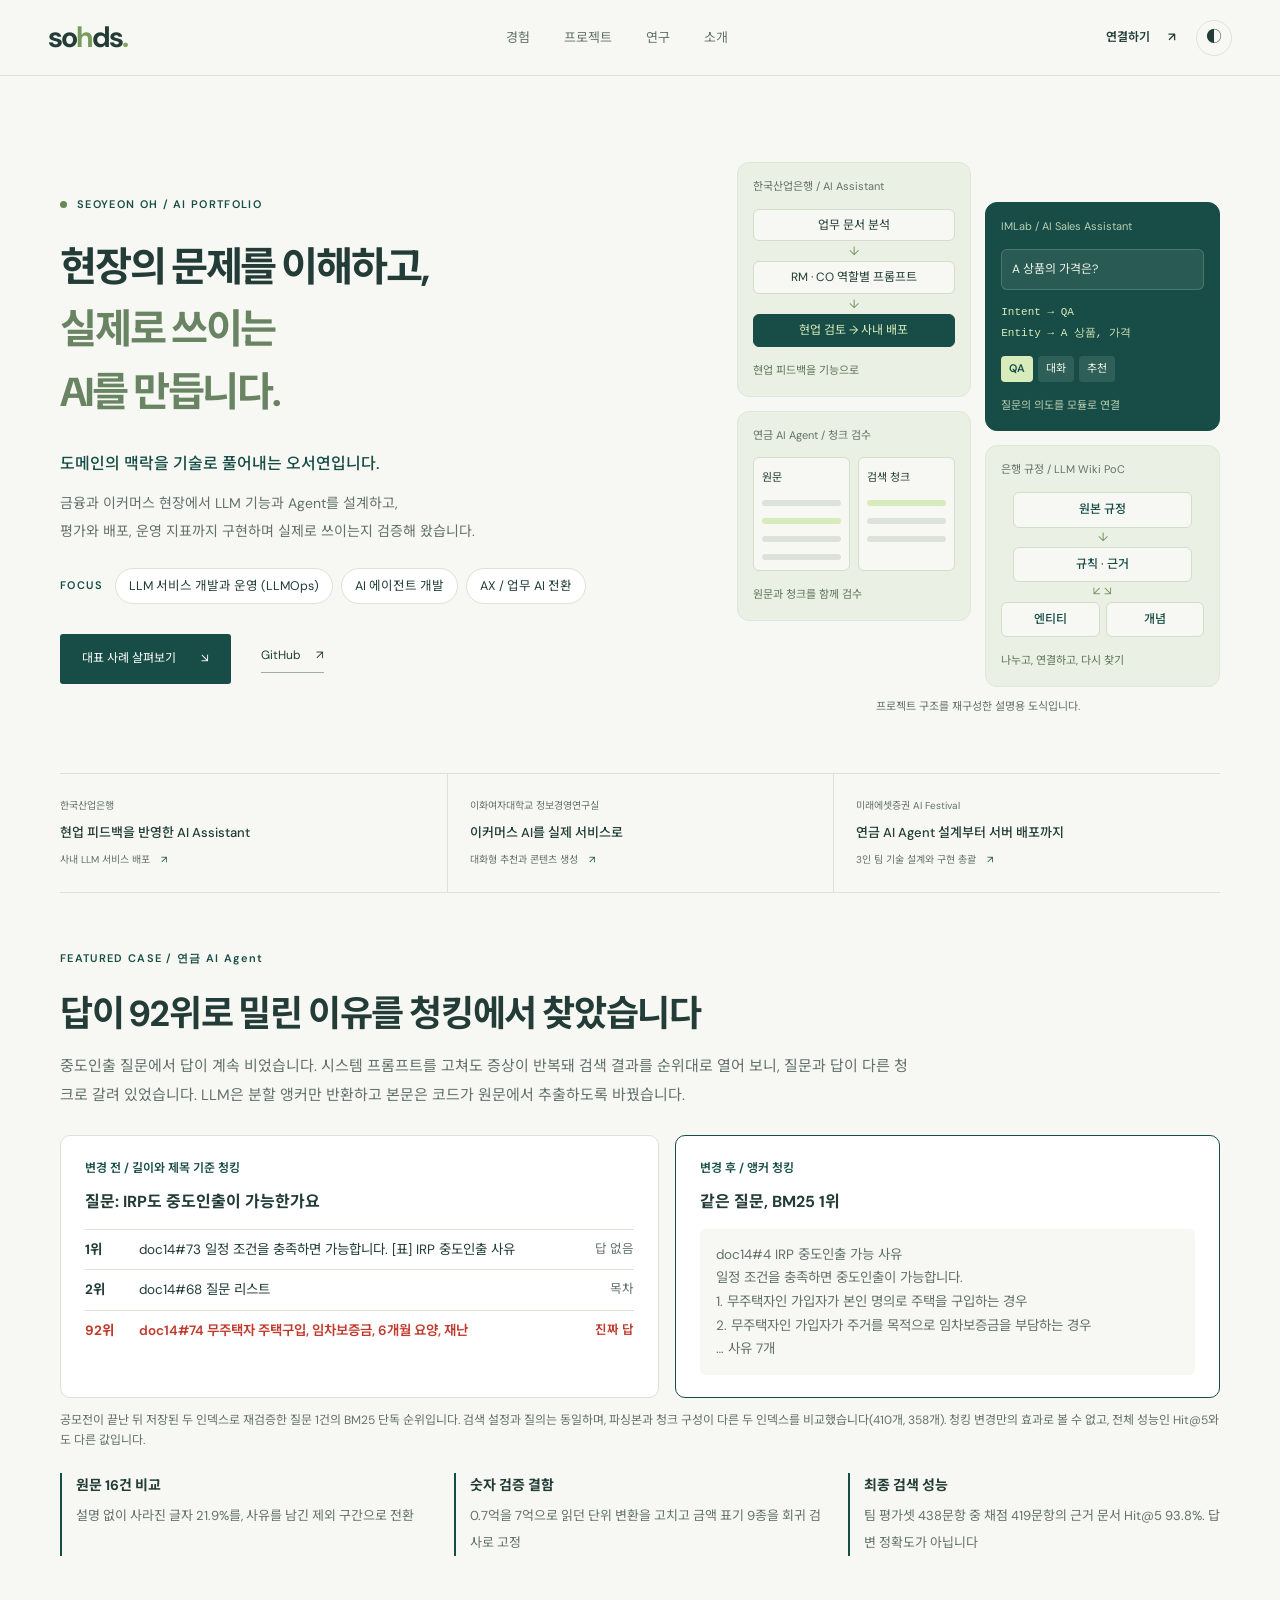
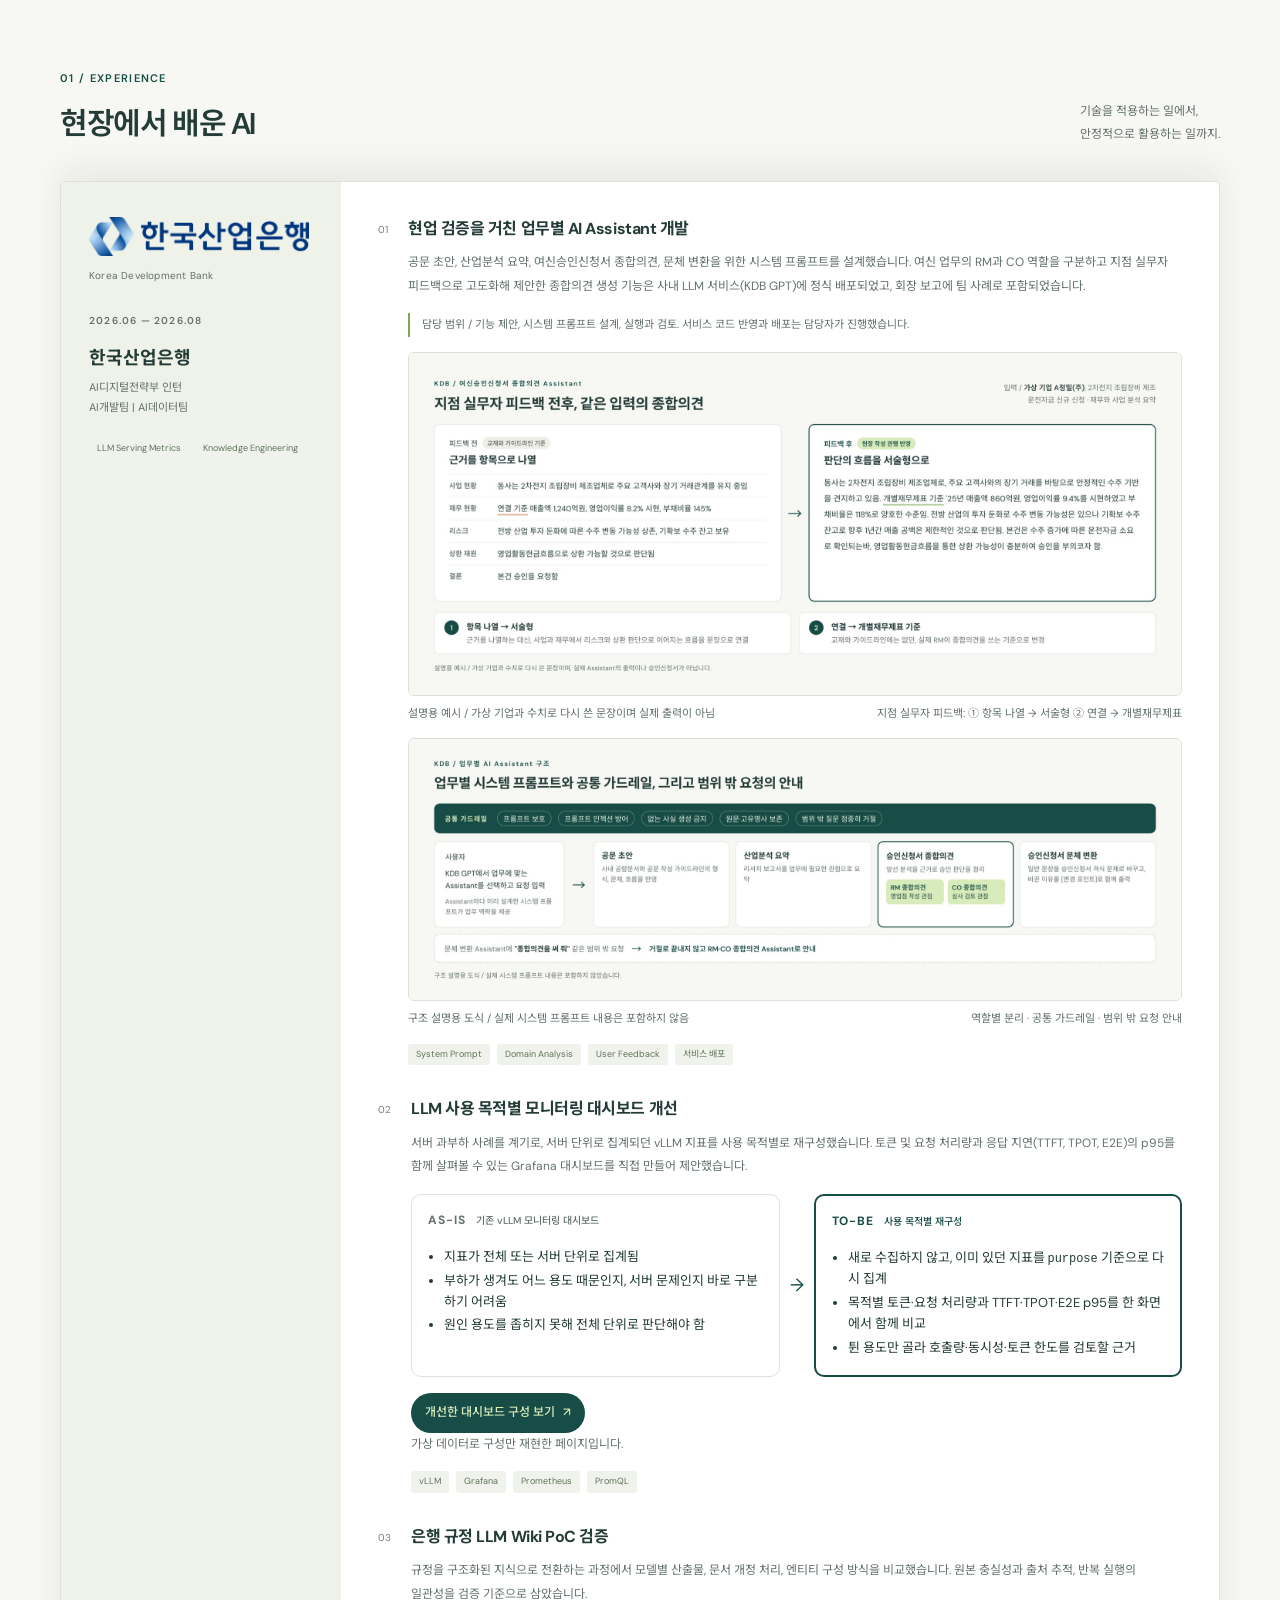
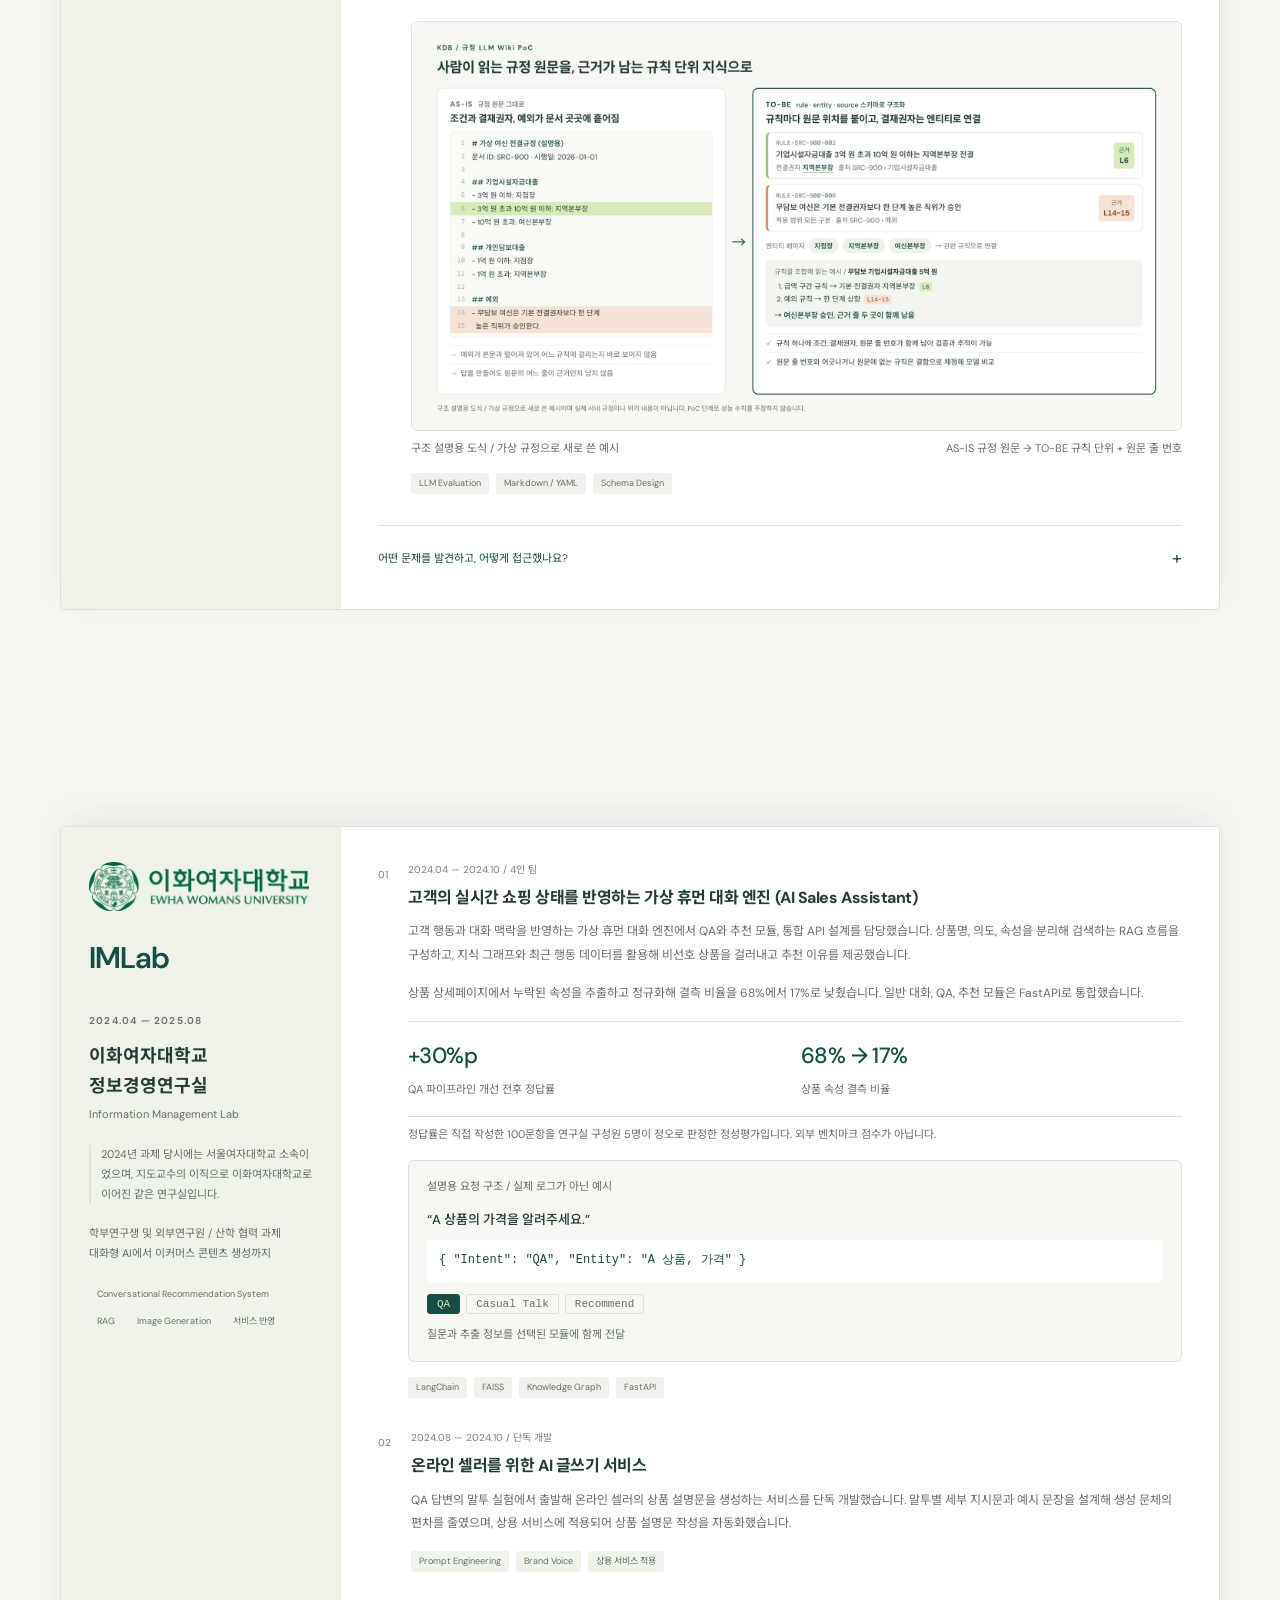
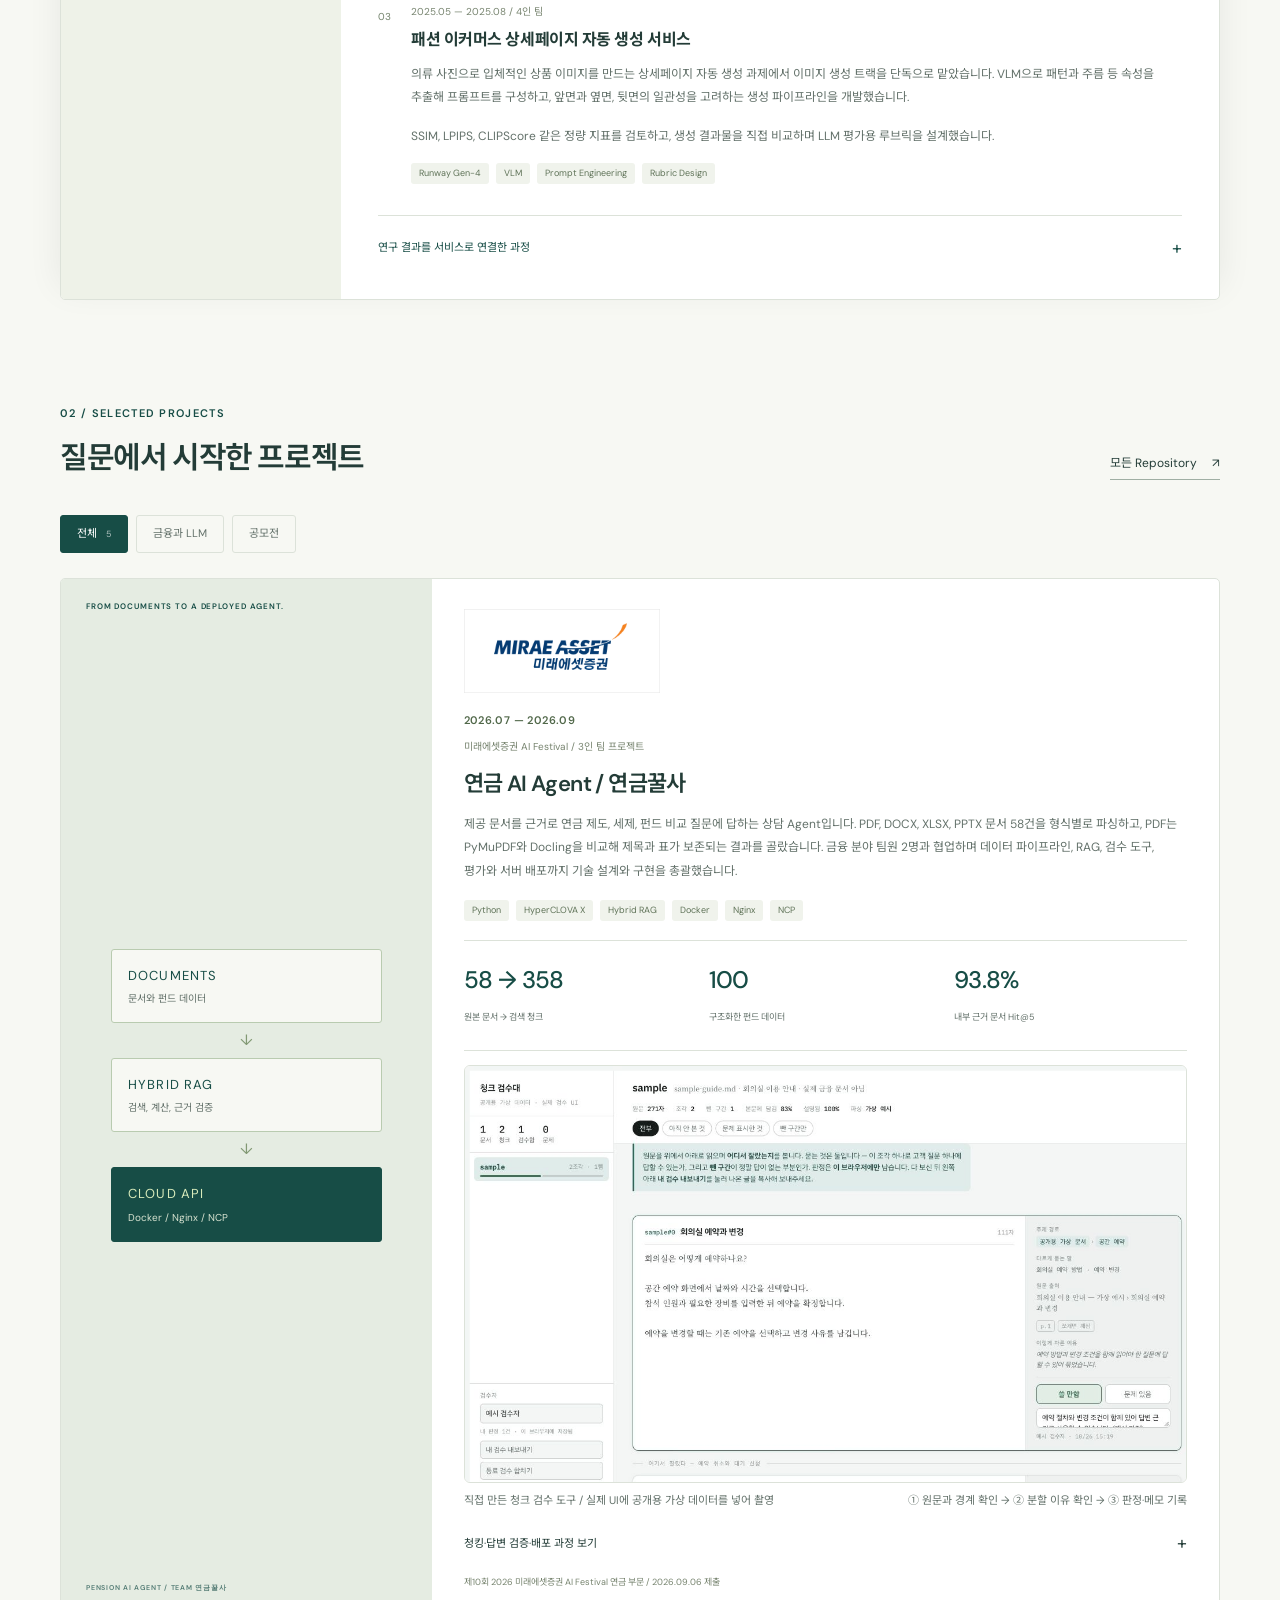
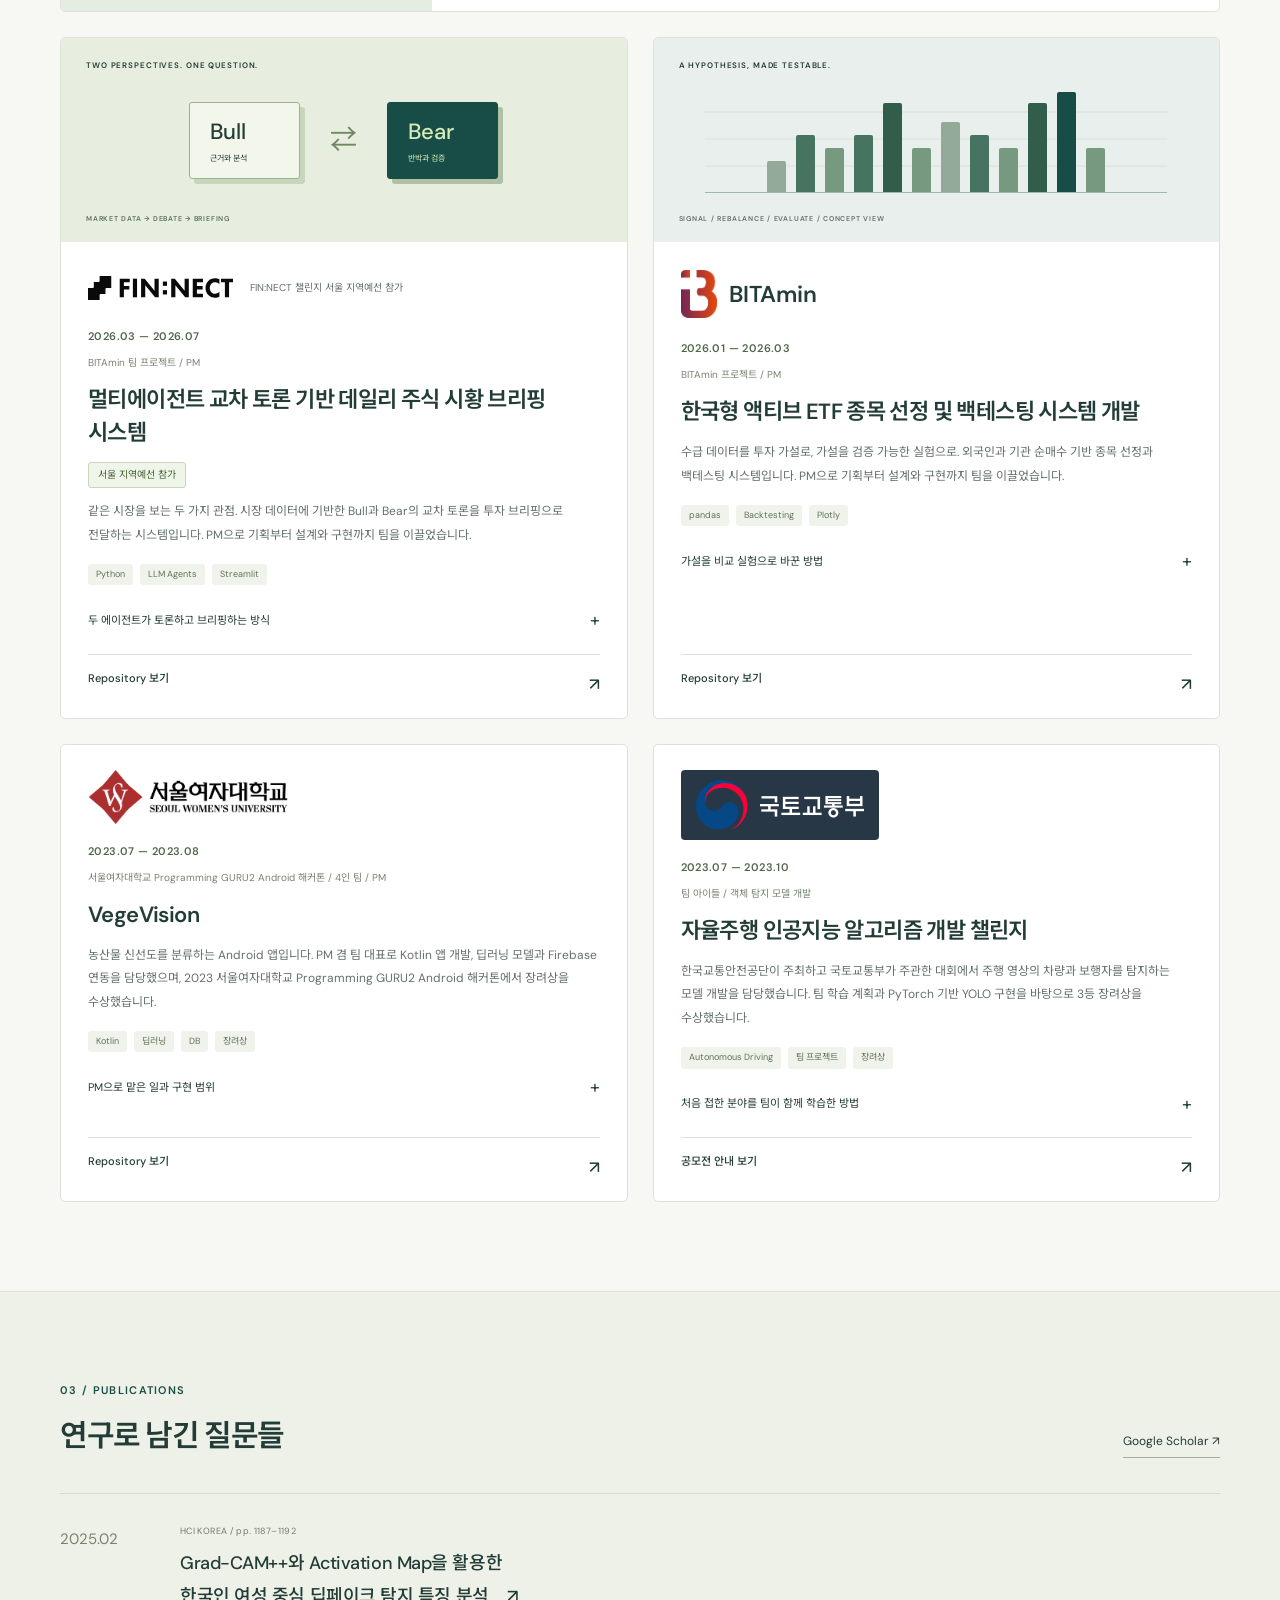
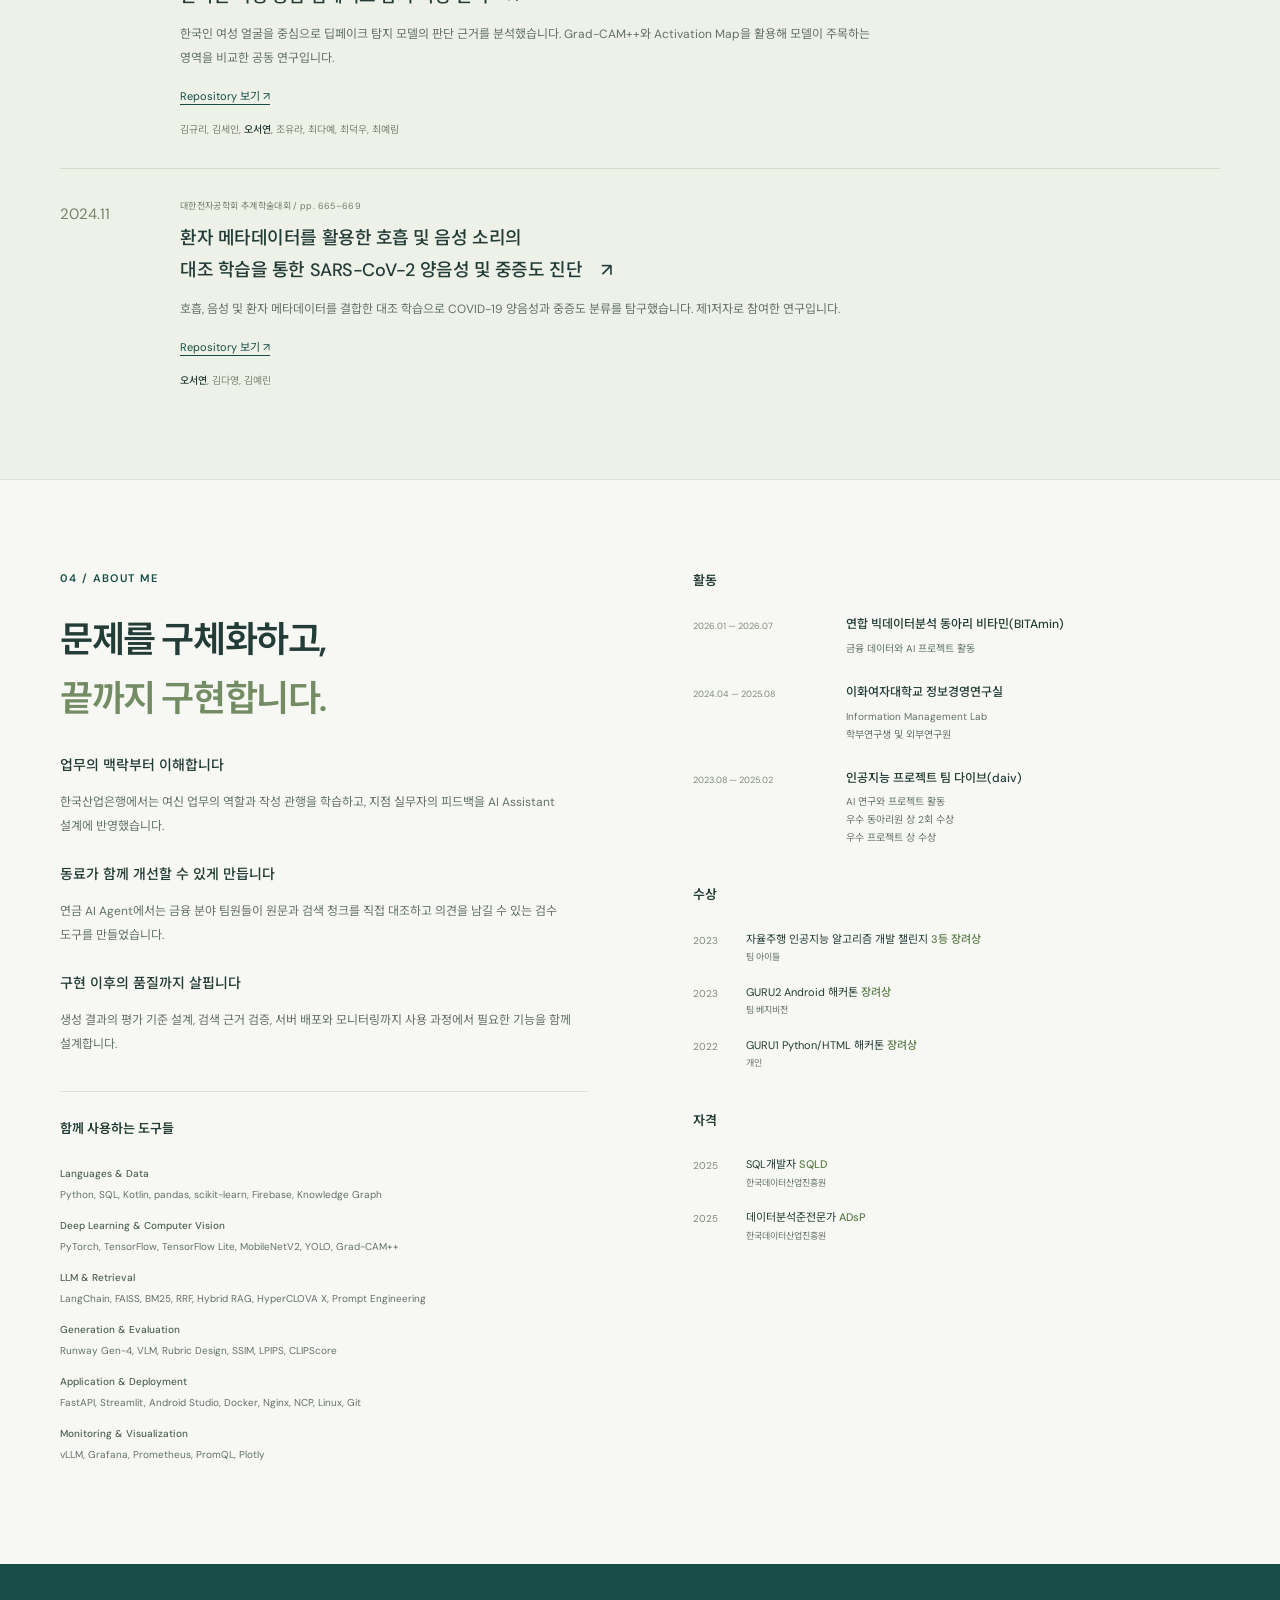
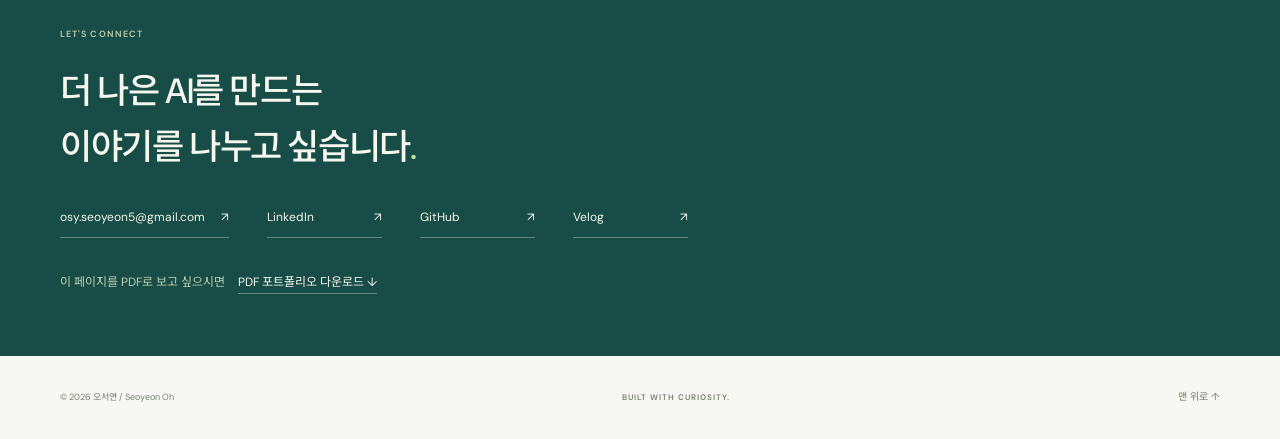
<file: index.html>
<!doctype html>
<html lang="ko">
<head>
  <meta charset="utf-8">
  <meta name="viewport" content="width=device-width, initial-scale=1">
  <meta name="theme-color" content="#174d46">
  <meta name="theme-color" content="#121816" media="(prefers-color-scheme: dark)">
  <meta name="description" content="도메인의 맥락을 기술로 풀어내는 오서연입니다. 한국산업은행 AI Assistant, 이화여자대학교 정보경영연구실의 이커머스 AI, 연금 AI Agent 개발과 배포 경험을 소개합니다.">
  <meta property="og:title" content="오서연 / Seoyeon Oh | AI Portfolio">
  <meta property="og:description" content="현장의 문제를 이해하고, 실제로 쓰이는 AI를 만듭니다.">
  <meta property="og:type" content="website">
  <meta property="og:url" content="https://sohds.github.io/">
  <link rel="canonical" href="https://sohds.github.io/">
  <link rel="icon" type="image/svg+xml" href="assets/favicon.svg?v=20260910-2">
  <link rel="stylesheet" href="style.css?v=20261108-5">
  <script>let savedTheme;try{savedTheme=localStorage.getItem('sohds-theme')}catch{}document.documentElement.dataset.theme=savedTheme||(matchMedia('(prefers-color-scheme: dark)').matches?'dark':'light');</script>
  <script src="script.js?v=20261031-2" defer></script>
  <title>오서연 / Seoyeon Oh | AI Portfolio</title>
</head>
<body>
<a class="skip-link" href="#main">본문으로 바로가기</a>
<header class="site-header">
  <a class="wordmark" href="#home" aria-label="오서연 홈">so<span>h</span>ds<span class="brand-dot">.</span></a>
  <nav aria-label="주요 메뉴"><a href="#experience">경험</a><a href="#projects">프로젝트</a><a href="#research">연구</a><a href="#about">소개</a></nav>
  <div class="header-actions"><a class="header-contact" href="#contact">연결하기 <span aria-hidden="true">↗</span></a><button class="theme-toggle" type="button" aria-pressed="false" aria-label="다크 모드로 전환"><span aria-hidden="true">◐</span></button></div>
</header>
<main id="main">
  <section class="hero wrap" id="home" aria-labelledby="hero-title">
    <div class="hero-copy">
      <p class="eyebrow"><span class="status-dot"></span> SEOYEON OH / AI PORTFOLIO</p>
      <h1 id="hero-title">현장의 문제를 이해하고,<br><span>실제로 쓰이는<br>AI를 만듭니다.</span></h1>
      <p class="hero-description"><strong class="intro-positioning">도메인의 맥락을 기술로 풀어내는 오서연입니다.</strong><br>금융과 이커머스 현장에서 LLM 기능과 Agent를 설계하고,<br class="desktop-break"> 평가와 배포, 운영 지표까지 구현하며 실제로 쓰이는지 검증해 왔습니다.</p>
      <ul class="hero-focus" aria-label="지원 방향"><li class="focus-label">FOCUS</li><li>LLM 서비스 개발과 운영 (LLMOps)</li><li>AI 에이전트 개발</li><li>AX / 업무 AI 전환</li></ul>
      <div class="hero-actions"><a class="button primary" href="#featured-case">대표 사례 살펴보기 <span aria-hidden="true">↘</span></a><a class="text-link" href="https://github.com/sohds" target="_blank" rel="noopener noreferrer">GitHub <span aria-hidden="true">↗</span></a></div>
    </div>
    <div class="hero-gallery" aria-label="프로젝트 구조 미리보기">
      <div class="gallery-column">
        <a class="preview-card" href="#bank-experience"><span class="preview-label">한국산업은행 / AI Assistant</span><div class="mini-steps"><span>업무 문서 분석</span><i aria-hidden="true">↓</i><span>RM · CO 역할별 프롬프트</span><i aria-hidden="true">↓</i><span class="is-done">현업 검토 → 사내 배포</span></div><small>현업 피드백을 기능으로</small></a>
        <a class="preview-card" href="#pension-agent"><span class="preview-label">연금 AI Agent / 청크 검수</span><div class="mini-docs" aria-hidden="true"><div>원문<i></i><i></i><i></i><i></i></div><div>검색 청크<i></i><i></i><i></i></div></div><small>원문과 청크를 함께 검수</small></a>
      </div>
      <div class="gallery-column">
        <a class="preview-card preview-dark" href="#imlab"><span class="preview-label">IMLab / AI Sales Assistant</span><div class="mini-question">A 상품의 가격은?</div><pre>Intent → QA
Entity → A 상품, 가격</pre><div class="mini-tags"><b>QA</b><span>대화</span><span>추천</span></div><small>질문의 의도를 모듈로 연결</small></a>
        <a class="preview-card" href="#bank-experience"><span class="preview-label">은행 규정 / LLM Wiki PoC</span><div class="mini-graph" aria-hidden="true"><b>원본 규정</b><span>↓</span><b>규칙 · 근거</b><span>↙ ↘</span><div><b>엔티티</b><b>개념</b></div></div><small>나누고, 연결하고, 다시 찾기</small></a>
      </div>
      <p class="gallery-caption">프로젝트 구조를 재구성한 설명용 도식입니다.</p>
    </div>
    <div class="experience-highlights" aria-label="핵심 경험 바로가기">
      <a href="#bank-experience"><span>한국산업은행</span><strong>현업 피드백을 반영한 AI Assistant</strong><small>사내 LLM 서비스 배포 <span aria-hidden="true">↗</span></small></a>
      <a href="#imlab"><span>이화여자대학교 정보경영연구실</span><strong>이커머스 AI를 실제 서비스로</strong><small>대화형 추천과 콘텐츠 생성 <span aria-hidden="true">↗</span></small></a>
      <a href="#pension-agent"><span>미래에셋증권 AI Festival</span><strong>연금 AI Agent 설계부터 서버 배포까지</strong><small>3인 팀 기술 설계와 구현 총괄 <span aria-hidden="true">↗</span></small></a>
    </div>
  </section>

    <section class="featured-case wrap" id="featured-case" aria-labelledby="featured-title">
  <p class="eyebrow">FEATURED CASE / 연금 AI Agent</p>
  <h2 id="featured-title">답이 92위로 밀린 이유를 청킹에서 찾았습니다</h2>
  <p class="fc-lead">중도인출 질문에서 답이 계속 비었습니다. 시스템 프롬프트를 고쳐도 증상이 반복돼 검색 결과를 순위대로 열어 보니, 질문과 답이 다른 청크로 갈려 있었습니다. LLM은 분할 앵커만 반환하고 본문은 코드가 원문에서 추출하도록 바꿨습니다.</p>
  <div class="fc-grid">
    <div class="fc-card"><span class="fc-label">변경 전 / 길이와 제목 기준 청킹</span><strong>질문: IRP도 중도인출이 가능한가요</strong>
      <ol class="fc-rank"><li><b>1위</b><span>doc14#73 일정 조건을 충족하면 가능합니다. [표] IRP 중도인출 사유</span><em>답 없음</em></li><li><b>2위</b><span>doc14#68 질문 리스트</span><em>목차</em></li><li class="is-answer"><b>92위</b><span>doc14#74 무주택자 주택구입, 임차보증금, 6개월 요양, 재난</span><em>진짜 답</em></li></ol></div>
    <div class="fc-card is-after"><span class="fc-label">변경 후 / 앵커 청킹</span><strong>같은 질문, BM25 1위</strong>
      <p class="fc-chunk">doc14#4 IRP 중도인출 가능 사유<br>일정 조건을 충족하면 중도인출이 가능합니다.<br>1. 무주택자인 가입자가 본인 명의로 주택을 구입하는 경우<br>2. 무주택자인 가입자가 주거를 목적으로 임차보증금을 부담하는 경우<br>… 사유 7개</p></div>
  </div>
  <p class="fc-note">공모전이 끝난 뒤 저장된 두 인덱스로 재검증한 질문 1건의 BM25 단독 순위입니다. 검색 설정과 질의는 동일하며, 파싱본과 청크 구성이 다른 두 인덱스를 비교했습니다(410개, 358개). 청킹 변경만의 효과로 볼 수 없고, 전체 성능인 Hit@5와도 다른 값입니다.</p>
  <div class="fc-facts"><div><b>원문 16건 비교</b><span>설명 없이 사라진 글자 21.9%를, 사유를 남긴 제외 구간으로 전환</span></div><div><b>숫자 검증 결함</b><span>0.7억을 7억으로 읽던 단위 변환을 고치고 금액 표기 9종을 회귀 검사로 고정</span></div><div><b>최종 검색 성능</b><span>팀 평가셋 438문항 중 채점 419문항의 근거 문서 Hit@5 93.8%. 답변 정확도가 아닙니다</span></div></div>
</section>
<section class="section wrap" id="experience" aria-labelledby="experience-title">
    <div class="section-heading"><div><p class="eyebrow">01 / EXPERIENCE</p><h2 id="experience-title">현장에서 배운 AI</h2></div><p>기술을 적용하는 일에서,<br>안정적으로 활용하는 일까지.</p></div>
    <article class="experience-card" id="bank-experience" data-stack>
      <div class="experience-aside"><div class="organization-brand"><img src="assets/korea-development-bank.png" alt="한국산업은행" width="220" height="40"><span>Korea Development Bank</span></div><p class="mono">2026.06 — 2026.08</p><h3>한국산업은행</h3><p>AI디지털전략부 인턴<br>AI개발팀 | AI데이터팀</p><div class="tags"><span>LLM Serving Metrics</span><span>Knowledge Engineering</span></div></div>
      <div class="experience-body">
        <div class="work-item"><span class="work-number">01</span><div><h4>현업 검증을 거친 업무별 AI Assistant 개발</h4><p>공문 초안, 산업분석 요약, 여신승인신청서 종합의견, 문체 변환을 위한 시스템 프롬프트를 설계했습니다. 여신 업무의 RM과 CO 역할을 구분하고 지점 실무자 피드백으로 고도화해 제안한 종합의견 생성 기능은 사내 LLM 서비스(KDB GPT)에 정식 배포되었고, 회장 보고에 팀 사례로 포함되었습니다.</p><p class="work-note">담당 범위 / 기능 제안, 시스템 프롬프트 설계, 실행과 검토. 서비스 코드 반영과 배포는 담당자가 진행했습니다.</p><figure class="review-capture dash-capture"><a href="assets/kdb-opinion-feedback-example.jpg" target="_blank" rel="noopener noreferrer" aria-label="종합의견 피드백 전후 예시 크게 보기"><img src="assets/kdb-opinion-feedback-example.jpg" alt="가상 기업의 같은 입력으로 쓴 종합의견 예시. 피드백 전에는 근거를 항목으로 나열하고 연결재무제표 기준으로, 피드백 후에는 서술형으로 이어 쓰고 개별재무제표 기준으로 작성." width="2000" height="886" loading="lazy"></a><figcaption><span>설명용 예시 / 가상 기업과 수치로 다시 쓴 문장이며 실제 출력이 아님</span><span>지점 실무자 피드백: ① 항목 나열 → 서술형 ② 연결 → 개별재무제표</span></figcaption></figure><figure class="review-capture dash-capture"><a href="assets/kdb-assistant-structure.jpg" target="_blank" rel="noopener noreferrer" aria-label="업무별 Assistant 구조도 크게 보기"><img src="assets/kdb-assistant-structure.jpg" alt="공통 가드레일 아래 공문 초안, 산업분석 요약, 승인신청서 종합의견(RM과 CO로 분리), 문체 변환 Assistant가 있고, 범위 밖 요청은 적합한 Assistant로 안내하는 구조." width="2000" height="676" loading="lazy"></a><figcaption><span>구조 설명용 도식 / 실제 시스템 프롬프트 내용은 포함하지 않음</span><span>역할별 분리 · 공통 가드레일 · 범위 밖 요청 안내</span></figcaption></figure><div class="tags"><span>System Prompt</span><span>Domain Analysis</span><span>User Feedback</span><span>서비스 배포</span></div></div></div>
        <div class="work-item"><span class="work-number">02</span><div><h4>LLM 사용 목적별 모니터링 대시보드 개선</h4><p>서버 과부하 사례를 계기로, 서버 단위로 집계되던 vLLM 지표를 사용 목적별로 재구성했습니다. 토큰 및 요청 처리량과 응답 지연(TTFT, TPOT, E2E)의 p95를 함께 살펴볼 수 있는 Grafana 대시보드를 직접 만들어 제안했습니다.</p><div class="ab" aria-label="대시보드 개선 전후 비교"><div class="ab-card"><p class="ab-label">AS-IS <small>기존 vLLM 모니터링 대시보드</small></p><ul><li>지표가 전체 또는 서버 단위로 집계됨</li><li>부하가 생겨도 어느 용도 때문인지, 서버 문제인지 바로 구분하기 어려움</li><li>원인 용도를 좁히지 못해 전체 단위로 판단해야 함</li></ul></div><span class="ab-arrow" aria-hidden="true">→</span><div class="ab-card is-to"><p class="ab-label">TO-BE <small>사용 목적별 재구성</small></p><ul><li>새로 수집하지 않고, 이미 있던 지표를 <code>purpose</code> 기준으로 다시 집계</li><li>목적별 토큰·요청 처리량과 TTFT·TPOT·E2E p95를 한 화면에서 함께 비교</li><li>튄 용도만 골라 호출량·동시성·토큰 한도를 검토할 근거</li></ul></div></div><a class="demo-link" href="demo/vllm-dashboard/">개선한 대시보드 구성 보기 <span aria-hidden="true">↗</span></a><p class="ab-note">가상 데이터로 구성만 재현한 페이지입니다.</p><div class="tags"><span>vLLM</span><span>Grafana</span><span>Prometheus</span><span>PromQL</span></div></div></div>
        <div class="work-item"><span class="work-number">03</span><div><h4>은행 규정 LLM Wiki PoC 검증</h4><p>규정을 구조화된 지식으로 전환하는 과정에서 모델별 산출물, 문서 개정 처리, 엔티티 구성 방식을 비교했습니다. 원본 충실성과 출처 추적, 반복 실행의 일관성을 검증 기준으로 삼았습니다.</p><figure class="review-capture dash-capture"><a href="assets/kdb-llm-wiki-structure.jpg" target="_blank" rel="noopener noreferrer" aria-label="규정 LLM Wiki 구조 도식 크게 보기"><img src="assets/kdb-llm-wiki-structure.jpg" alt="AS-IS: 가상 전결규정 원문에서 조건, 결재권자, 예외가 흩어져 있음. TO-BE: 규칙마다 원문 줄 번호를 붙인 rule 페이지와 결재권자 엔티티, 두 규칙을 조합해 근거 줄 두 곳을 남기는 예시." width="2000" height="1060" loading="lazy"></a><figcaption><span>구조 설명용 도식 / 가상 규정으로 새로 쓴 예시</span><span>AS-IS 규정 원문 → TO-BE 규칙 단위 + 원문 줄 번호</span></figcaption></figure><div class="tags"><span>LLM Evaluation</span><span>Markdown / YAML</span><span>Schema Design</span></div></div></div>
        <details class="case-study"><summary>어떤 문제를 발견하고, 어떻게 접근했나요? <span aria-hidden="true">+</span></summary><div class="case-content"><h5>문서 분석에서 역할별 업무 설계로</h5><p>참고 문서에서 여신승인신청서의 종합의견 생성 과제를 발굴하고, 여신 교재 6권과 작성 가이드라인을 학습했습니다. RM과 CO의 관점 차이를 반영해 역할별 Assistant를 설계했으며, 원문 보존, 범위 제한, 적합한 Assistant 안내를 프롬프트에 반영했습니다.</p><h5>완성도를 높인 것은 현업 피드백</h5><p>테스트케이스로 프롬프트를 조정한 뒤 지점 실무자의 검토를 받았습니다. 문서상 작성 방식과 현장 관행의 차이를 확인하고, 서술 형식과 재무제표 기준에 대한 의견을 반영해 최종본을 개선했습니다.</p><h5>운영 지표를 읽는 기준</h5><p>Counter와 Gauge의 특성에 맞춰 집계를 구분하고, 평균에 가려지는 느린 요청을 보기 위해 지연의 p95를 시각화했습니다. 트래픽 증가와 사용자 체감 성능을 함께 확인하는 운영 관점을 정리했습니다.</p><h5>모델 성능과 지식 구조를 함께 검증</h5><p>같은 샘플로 모델 4개의 필수 섹션 누락, 깨진 링크, 원본에 없는 내용 생성을 비교했습니다. 결함이 없던 모델로 만든 규칙 9개는 원문 줄 번호와 모두 일치했습니다. 개정 실험에서는 규칙 ID 재사용과 삭제된 예외의 이력 추적 문제를 확인했습니다.</p><h5>단일 실험의 결론을 확장 실험으로 확인</h5><p>직급 중심과 업무 중심의 엔티티 구성을 5개 업무 영역에 걸쳐 비교했습니다. 업무 중심 구조의 장점은 세분화 기준이 명확할 때 유지된다는 조건을 도출하고, 형식 검증과 의미 검증을 분리하는 방안을 제안했습니다.</p><p class="case-note">LLM Wiki 내용은 인턴 개인 PoC의 실험, 비교 결과입니다. 구조는 팀 추진 방향으로 채택되었으나 이후 도입은 보류되었으며, 정량적 성능 개선 수치는 주장하지 않습니다.</p></div></details>
      </div>
    </article>

    <article class="experience-card lab-card" id="imlab" data-stack aria-labelledby="imlab-title">
      <div class="experience-aside">
        <div class="organization-brand lab-brand"><img src="assets/ewha-womans-university.png" alt="이화여자대학교" width="224" height="50" loading="lazy"><span class="lab-wordmark">IMLab</span></div>
        <p class="mono">2024.04 — 2025.08</p>
        <h3 id="imlab-title">이화여자대학교<br>정보경영연구실</h3><p class="lab-english">Information Management Lab</p>
        <p class="lab-note">2024년 과제 당시에는 서울여자대학교 소속이었으며, 지도교수의 이직으로 이화여자대학교로 이어진 같은 연구실입니다.</p>
        <p>학부연구생 및 외부연구원 / 산학 협력 과제<br>대화형 AI에서 이커머스 콘텐츠 생성까지</p>
        <div class="tags"><span>Conversational Recommendation System</span><span>RAG</span><span>Image Generation</span><span>서비스 반영</span></div>
      </div>
      <div class="experience-body">
        <div class="work-item"><span class="work-number">01</span><div>
          <p class="lab-meta">2024.04 — 2024.10 / 4인 팀</p>
          <h4>고객의 실시간 쇼핑 상태를 반영하는 가상 휴먼 대화 엔진 (AI Sales Assistant)</h4>
          <p>고객 행동과 대화 맥락을 반영하는 가상 휴먼 대화 엔진에서 QA와 추천 모듈, 통합 API 설계를 담당했습니다. 상품명, 의도, 속성을 분리해 검색하는 RAG 흐름을 구성하고, 지식 그래프와 최근 행동 데이터를 활용해 비선호 상품을 걸러내고 추천 이유를 제공했습니다.</p>
          <p>상품 상세페이지에서 누락된 속성을 추출하고 정규화해 결측 비율을 68%에서 17%로 낮췄습니다. 일반 대화, QA, 추천 모듈은 FastAPI로 통합했습니다.</p>
          <div class="work-metrics"><div><strong>+30%p</strong><span>QA 파이프라인 개선 전후 정답률</span></div><div><strong>68% → 17%</strong><span>상품 속성 결측 비율</span></div></div><p class="metric-note">정답률은 직접 작성한 100문항을 연구실 구성원 5명이 정오로 판정한 정성평가입니다. 외부 벤치마크 점수가 아닙니다.</p>
          <figure class="request-example"><figcaption>설명용 요청 구조 / 실제 로그가 아닌 예시</figcaption><p class="query-example">“A 상품의 가격을 알려주세요.”</p><pre>{ "Intent": "QA", "Entity": "A 상품, 가격" }</pre><div class="route"><b>QA</b><span>Casual Talk</span><span>Recommend</span></div><p class="route-note">질문과 추출 정보를 선택된 모듈에 함께 전달</p></figure>
          <div class="tags"><span>LangChain</span><span>FAISS</span><span>Knowledge Graph</span><span>FastAPI</span></div>
        </div></div>
        <div class="work-item"><span class="work-number">02</span><div>
          <p class="lab-meta">2024.08 — 2024.10 / 단독 개발</p>
          <h4>온라인 셀러를 위한 AI 글쓰기 서비스</h4>
          <p>QA 답변의 말투 실험에서 출발해 온라인 셀러의 상품 설명문을 생성하는 서비스를 단독 개발했습니다. 말투별 세부 지시문과 예시 문장을 설계해 생성 문체의 편차를 줄였으며, 상용 서비스에 적용되어 상품 설명문 작성을 자동화했습니다.</p>
          <div class="tags"><span>Prompt Engineering</span><span>Brand Voice</span><span>상용 서비스 적용</span></div>
        </div></div>
        <div class="work-item"><span class="work-number">03</span><div>
          <p class="lab-meta">2025.05 — 2025.08 / 4인 팀</p>
          <h4>패션 이커머스 상세페이지 자동 생성 서비스</h4>
          <p>의류 사진으로 입체적인 상품 이미지를 만드는 상세페이지 자동 생성 과제에서 이미지 생성 트랙을 단독으로 맡았습니다. VLM으로 패턴과 주름 등 속성을 추출해 프롬프트를 구성하고, 앞면과 옆면, 뒷면의 일관성을 고려하는 생성 파이프라인을 개발했습니다.</p>
          <p>SSIM, LPIPS, CLIPScore 같은 정량 지표를 검토하고, 생성 결과물을 직접 비교하며 LLM 평가용 루브릭을 설계했습니다.</p>
          <div class="tags"><span>Runway Gen-4</span><span>VLM</span><span>Prompt Engineering</span><span>Rubric Design</span></div>
        </div></div>
        <details class="case-study"><summary>연구 결과를 서비스로 연결한 과정 <span aria-hidden="true">+</span></summary><div class="case-content">
          <h5>고객 질문과 상품 데이터를 같은 구조로 연결</h5><p>패션 상품의 색상, 핏, 소재 등 누락된 속성을 추출하고 TTA 속성 체계에 맞춰 정규화했습니다. QA에서는 상품명과 질문 의도를 먼저 파악하고, 상품 정보와 문의 데이터를 검색해 질문에 맞는 답변을 생성하도록 구성했습니다.</p>
          <h5>추천과 대화를 하나의 서비스로 통합</h5><p>고객의 비선호 속성을 지식 그래프 필터링에 반영하고, 최근 행동을 바탕으로 추천 후보를 좁혔습니다. 의도별 모듈 라우팅과 Streamlit 데모 UI를 갖춘 통합 API로 연결했습니다.</p>
          <h5>생성 결과의 일관성을 평가 가능한 기준으로 전환</h5><p>글쓰기에서는 브랜드의 말투를 지시문과 예시로 구체화했습니다. 이미지 생성 과제에서는 패턴 묘사와 여러 시점의 일관성을 프롬프트에 반영하고, 결과물을 비교하며 의미와 속성의 일치 여부, 완성도를 평가 항목으로 정리했습니다. 산학 협력 과제의 결과물은 협력사의 실제 서비스에 반영되었습니다.</p>
        </div></details>
      </div>
    </article>
  </section>

  <section class="section wrap" id="projects" aria-labelledby="projects-title">
    <div class="section-heading"><div><p class="eyebrow">02 / SELECTED PROJECTS</p><h2 id="projects-title">질문에서 시작한 프로젝트</h2></div><a class="text-link" href="https://github.com/sohds?tab=repositories" target="_blank" rel="noopener noreferrer">모든 Repository <span aria-hidden="true">↗</span></a></div>
    <div class="filters" role="group" aria-label="프로젝트 분야 필터" hidden><button type="button" data-filter="all" aria-pressed="true">전체 <span>5</span></button><button type="button" data-filter="finance" aria-pressed="false">금융과 LLM</button><button type="button" data-filter="competition" aria-pressed="false">공모전</button></div>
    <p class="sr-only" id="filter-status" aria-live="polite"></p>
    <div class="project-grid">
      <article class="project-card pension-card" data-category="finance competition" id="pension-agent">
        <div class="project-visual pension-visual" aria-hidden="true"><span class="visual-label">FROM DOCUMENTS TO A DEPLOYED AGENT.</span><div class="pension-flow"><span>DOCUMENTS<small>문서와 펀드 데이터</small></span><b>↓</b><span>HYBRID RAG<small>검색, 계산, 근거 검증</small></span><b>↓</b><span class="pension-server">CLOUD API<small>Docker / Nginx / NCP</small></span></div><span class="visual-bottom">PENSION AI AGENT / TEAM 연금꿀사</span></div>
        <div class="project-content"><div class="project-brand mirae-brand"><img src="assets/mirae-asset-securities.png" alt="미래에셋증권" width="196" height="84" loading="lazy"></div><p class="project-meta"><span class="project-date">2026.07 — 2026.09</span><span>미래에셋증권 AI Festival / 3인 팀 프로젝트</span></p><h3>연금 AI Agent / 연금꿀사</h3><p>제공 문서를 근거로 연금 제도, 세제, 펀드 비교 질문에 답하는 상담 Agent입니다. PDF, DOCX, XLSX, PPTX 문서 58건을 형식별로 파싱하고, PDF는 PyMuPDF와 Docling을 비교해 제목과 표가 보존되는 결과를 골랐습니다. 금융 분야 팀원 2명과 협업하며 데이터 파이프라인, RAG, 검수 도구, 평가와 서버 배포까지 기술 설계와 구현을 총괄했습니다.</p><div class="tags"><span>Python</span><span>HyperCLOVA X</span><span>Hybrid RAG</span><span>Docker</span><span>Nginx</span><span>NCP</span></div><div class="pension-metrics"><div><strong>58 → 358</strong><span>원본 문서 → 검색 청크</span></div><div><strong>100</strong><span>구조화한 펀드 데이터</span></div><div><strong>93.8%</strong><span>내부 근거 문서 Hit@5</span></div></div><figure class="review-capture"><a href="assets/chunk-review-public.png" target="_blank" rel="noopener noreferrer" aria-label="청크 검수 도구 화면 크게 보기"><img src="assets/chunk-review-public.png" alt="원문과 청크 경계, 분할 이유를 함께 보여주고 검수 판정과 메모를 남기는 화면. 문서와 판정은 공개용 가상 예시." width="1280" height="720" loading="lazy"></a><figcaption><span>직접 만든 청크 검수 도구 / 실제 UI에 공개용 가상 데이터를 넣어 촬영</span><span>① 원문과 경계 확인 → ② 분할 이유 확인 → ③ 판정·메모 기록</span></figcaption></figure><details><summary>청킹·답변 검증·배포 과정 보기 <span>+</span></summary><div class="pension-detail"><h4>검색 결과 1위에는 조건이 없고, 실제 조건은 92위에</h4><p>중도인출 질문에서 상위 청크에는 짧은 안내만 있고 실제 조건 목록은 다른 청크로 분리돼 있었습니다. 길이·제목 기호 중심의 분할이 질문과 조건을 갈라놓은 문제를 확인하고, 하나의 질문에 답할 수 있는 범위로 분할 기준을 바꿨습니다. <a class="inline-link" href="#featured-case">변경 전후 비교 보기 ↑</a></p><h4>모델은 경계를 고르고, 코드는 원문을 자릅니다</h4><p>모델은 분할 위치를 계획하고 코드는 원문을 추출하는 앵커 청킹을 적용했습니다. BM25와 임베딩 검색을 RRF로 결합하고, 계산 결과와 인용 근거를 검증하는 단일 턴 상담 흐름을 구현했습니다.</p><h4>금융 분야 팀원도 품질을 확인할 수 있도록</h4><p>원문과 청크를 대조하며 문제를 표시하고 저장할 수 있는 웹 검수 도구를 만들었습니다. 두 팀원은 판정 369건 중 35건에 문제를 표시했고, ISA 재가입 유의사항이 떨어져 검색된다는 지적을 받아 분할 방식을 고쳤습니다.</p><h4>배포 후 다시 시작되는 것까지 확인</h4><p>Python HTTP API 서버를 Docker로 패키징해 NCP Ubuntu 서버에 배포하고, Nginx를 역방향 프록시로 구성했습니다. 로그 보존과 자동 재시작을 설정하고, 외부에서 상태 조회와 답변 API 호출을 검증하고, 서버 재부팅 후 복구까지 확인했습니다.</p><h4>평가 범위</h4><p>팀이 만든 438문항 중 검색 채점 대상 419문항에서 근거 문서 Hit@5 93.8%를 기록했고, 정상 질문 419건을 잘못 차단한 경우는 없었습니다. 내부 평가와 상품 회귀를 합친 계산 모듈 최종 수정 전 기록으로 E2E 요청 459건의 실패 0건을 확인했습니다. Hit@5는 상위 5개 검색 결과의 근거 문서 포함률이며, 최종 답변 정확도나 공모전 공식 심사 점수가 아닙니다.</p></div></details><p class="submission-note">제10회 2026 미래에셋증권 AI Festival 연금 부문 / 2026.09.06 제출</p></div>
      </article>
      <article class="project-card" data-category="finance competition"><div class="project-visual debate-visual" aria-hidden="true"><span class="visual-label">TWO PERSPECTIVES. ONE QUESTION.</span><div class="debate-flow"><div>Bull<span>근거와 분석</span></div><span class="exchange">⇄</span><div>Bear<span>반박과 검증</span></div></div><span class="visual-bottom">MARKET DATA → DEBATE → BRIEFING</span></div><div class="project-content"><div class="project-brand finnect-brand"><img src="assets/finnect.svg" alt="FIN:NECT" width="145" height="24" loading="lazy"><span>FIN:NECT 챌린지 서울 지역예선 참가</span></div><p class="project-meta"><span class="project-date">2026.03 — 2026.07</span><span>BITAmin 팀 프로젝트 / PM</span></p><h3>멀티에이전트 교차 토론 기반 데일리 주식 시황 브리핑 시스템</h3><div class="submission-status">서울 지역예선 참가</div><p>같은 시장을 보는 두 가지 관점. 시장 데이터에 기반한 Bull과 Bear의 교차 토론을 투자 브리핑으로 전달하는 시스템입니다. PM으로 기획부터 설계와 구현까지 팀을 이끌었습니다.</p><div class="tags"><span>Python</span><span>LLM Agents</span><span>Streamlit</span></div><details><summary>두 에이전트가 토론하고 브리핑하는 방식 <span>+</span></summary><p>거시경제, 섹터, 시장 심리 데이터를 통합하고, 2라운드 토론으로 주장과 반박을 구성합니다. 논거와 신호 강도를 대시보드에서 확인할 수 있으며, 금융 뉴스 번역과 투자 퀴즈 기능을 포함합니다. 자동 주문 기능이 없는 브리핑 도구입니다. BITAmin 팀 프로젝트로 개발한 시스템을 FIN:NECT 챌린지에 출품해 서울 지역예선에 참가했습니다.</p></details><a class="project-link" href="https://github.com/sohds/multi-agent-trading" target="_blank" rel="noopener noreferrer">Repository 보기 <span>↗</span></a></div></article>
      <article class="project-card" data-category="finance"><div class="project-visual etf-visual" aria-hidden="true"><span class="visual-label">A HYPOTHESIS, MADE TESTABLE.</span><div class="etf-bars"><i></i><i></i><i></i><i></i><i></i><i></i><i></i><i></i><i></i><i></i><i></i><i></i></div><span class="visual-bottom">SIGNAL / REBALANCE / EVALUATE / CONCEPT VIEW</span></div><div class="project-content"><div class="project-brand bitamin-brand"><img src="assets/bitamin.png" alt="BITAmin 심벌" width="36" height="48" loading="lazy"><span>BITAmin</span></div><p class="project-meta"><span class="project-date">2026.01 — 2026.03</span><span>BITAmin 프로젝트 / PM</span></p><h3>한국형 액티브 ETF 종목 선정 및 백테스팅 시스템 개발</h3><p>수급 데이터를 투자 가설로, 가설을 검증 가능한 실험으로. 외국인과 기관 순매수 기반 종목 선정과 백테스팅 시스템입니다. PM으로 기획부터 설계와 구현까지 팀을 이끌었습니다.</p><div class="tags"><span>pandas</span><span>Backtesting</span><span>Plotly</span></div><details><summary>가설을 비교 실험으로 바꾼 방법 <span>+</span></summary><p>리밸런싱 주기, 수급 신호, 비중 방식, 가격 기준을 바꿔 비교하는 실험을 구성합니다. Streamlit 대시보드에서 NAV, 종목 구성, 최대 낙폭과 샤프 비율 등 성과 지표를 확인할 수 있습니다.</p></details><a class="project-link" href="https://github.com/sohds/Ko-ActiveETF" target="_blank" rel="noopener noreferrer">Repository 보기 <span>↗</span></a></div></article>
      <article class="project-card" data-category="competition"><div class="project-content"><div class="project-brand swu-brand"><img src="assets/seoul-womens-university.png" alt="서울여자대학교" width="200" height="54" loading="lazy"></div><p class="project-meta"><span class="project-date">2023.07 — 2023.08</span><span>서울여자대학교 Programming GURU2 Android 해커톤 / 4인 팀 / PM</span></p><h3>VegeVision</h3><p>농산물 신선도를 분류하는 Android 앱입니다. PM 겸 팀 대표로 Kotlin 앱 개발, 딥러닝 모델과 Firebase 연동을 담당했으며, 2023 서울여자대학교 Programming GURU2 Android 해커톤에서 장려상을 수상했습니다.</p><div class="tags"><span>Kotlin</span><span>딥러닝</span><span>DB</span><span>장려상</span></div><details><summary>PM으로 맡은 일과 구현 범위 <span>+</span></summary><div class="pension-detail"><h4>PM으로 개발과 UI 작업을 하나의 앱으로 통합</h4><p>4인 팀의 PM 겸 대표로 참여했습니다. UI 작업이 완성되기 전에 핵심 기능을 구현하고, 팀원들의 화면 작업을 통합하며 사진 입력부터 결과 확인까지의 흐름을 완성했습니다. 병합 충돌을 해결하고 화면과 변수의 명명 규칙을 정리했으며, README에 팀별 역할과 기능별 코드 및 Wiki 링크를 문서화했습니다.</p><h4>모델 학습부터 Android 추론까지 구현</h4><p>MobileNetV2 전이학습으로 신선한 농산물과 부패한 농산물을 구분하는 모델을 학습하고 TensorFlow Lite로 변환했습니다. 카메라와 갤러리에서 가져온 이미지를 224×224 크기로 처리한 뒤 앱에서 추론하고 분류 결과를 표시하도록 연결했습니다.</p><h4>실제 사용 흐름의 오류를 정리</h4><p>Firebase 기반 로그인과 회원가입, 로그인 상태 저장을 구현했습니다. 입력 누락과 비밀번호 오류, 카메라 권한 거부 안내를 보완하고 화면 전환 및 결과 페이지의 오류를 수정했습니다. 개발과 UI를 통합한 앱으로 해커톤 장려상을 수상했습니다.</p></div></details><a class="project-link" href="https://github.com/sohds/VegeVisionApp" target="_blank" rel="noopener noreferrer">Repository 보기 <span>↗</span></a></div></article>
      <article class="project-card" data-category="competition"><div class="project-content"><div class="project-brand molit-brand"><img src="assets/molit.png" alt="국토교통부" width="168" height="50" loading="lazy"></div><p class="project-meta"><span class="project-date">2023.07 — 2023.10</span><span>팀 아이들 / 객체 탐지 모델 개발</span></p><h3>자율주행 인공지능 알고리즘 개발 챌린지</h3><p>한국교통안전공단이 주최하고 국토교통부가 주관한 대회에서 주행 영상의 차량과 보행자를 탐지하는 모델 개발을 담당했습니다. 팀 학습 계획과 PyTorch 기반 YOLO 구현을 바탕으로 3등 장려상을 수상했습니다.</p><div class="tags"><span>Autonomous Driving</span><span>팀 프로젝트</span><span>장려상</span></div><details><summary>처음 접한 분야를 팀이 함께 학습한 방법 <span>+</span></summary><div class="pension-detail"><h4>처음 접하는 분야를 함께 학습하는 구조 설계</h4><p>팀 전원이 영상 인식 경험이 없는 상태에서 시작했습니다. 한 달간 논문과 공개 구현 사례를 함께 읽는 학습 계획표를 제안하고, 각자의 학습 내용을 같은 양식으로 정리해 공유하며 팀의 공통 기반을 만들었습니다.</p><h4>데이터 선별과 객체 탐지 모델 구현</h4><p>제공된 주행 이미지 10만 장과 해당 레이블에서 1만 장을 선별하고, PyTorch로 YOLO 기반 2D Bounding Box 객체 탐지 모델을 구현했습니다. 차량과 보행자의 탐지 정확도를 높이기 위해 매일 개선 방법을 논의하고 실험을 반복했습니다.</p><h4>근거를 확인하는 학습과 실험으로 3등 장려상</h4><p>논문과 구현 사례를 끝까지 읽고 적용 근거를 확인하며 모델을 개선했습니다. 처음 접한 분야에서 팀 학습과 반복 실험을 이어가 3등 장려상을 수상했습니다.</p></div></details><a class="project-link" href="https://challenge2023.gcontest.co.kr/template/m/frame/boardview/12709?boardSeq=904" target="_blank" rel="noopener noreferrer">공모전 안내 보기 <span>↗</span></a></div></article>
    </div>
  </section>

  <section class="research-section" id="research" aria-labelledby="research-title"><div class="wrap section"><div class="section-heading"><div><p class="eyebrow">03 / PUBLICATIONS</p><h2 id="research-title">연구로 남긴 질문들</h2></div><a class="text-link" href="https://scholar.google.com/citations?user=k2QpyrUAAAAJ" target="_blank" rel="noopener noreferrer">Google Scholar ↗</a></div><ol class="publications"><li><span class="paper-year">2025.02</span><div><p class="paper-venue">HCI KOREA / pp. 1187–1192</p><h3><a href="https://www.dbpia.co.kr/journal/articleDetail?nodeId=NODE12131642" target="_blank" rel="noopener noreferrer">Grad-CAM++와 Activation Map을 활용한<br class="desktop-break"> 한국인 여성 중심 딥페이크 탐지 특징 분석 <span>↗</span></a></h3><p class="publication-summary">한국인 여성 얼굴을 중심으로 딥페이크 탐지 모델의 판단 근거를 분석했습니다. Grad-CAM++와 Activation Map을 활용해 모델이 주목하는 영역을 비교한 공동 연구입니다.</p><a class="publication-code" href="https://github.com/sohds/deepfake-detection-korean-women" target="_blank" rel="noopener noreferrer">Repository 보기 ↗</a><p class="authors">김규리, 김세인, <strong>오서연</strong>, 조유라, 최다예, 최덕우, 최예림</p></div></li><li><span class="paper-year">2024.11</span><div><p class="paper-venue">대한전자공학회 추계학술대회 / pp. 665–669</p><h3><a href="https://www.dbpia.co.kr/journal/articleDetail?nodeId=NODE12036324" target="_blank" rel="noopener noreferrer">환자 메타데이터를 활용한 호흡 및 음성 소리의<br class="desktop-break"> 대조 학습을 통한 SARS-CoV-2 양음성 및 중증도 진단 <span>↗</span></a></h3><p class="publication-summary">호흡, 음성 및 환자 메타데이터를 결합한 대조 학습으로 COVID-19 양음성과 중증도 분류를 탐구했습니다. 제1저자로 참여한 연구입니다.</p><a class="publication-code" href="https://github.com/sohds/covid19-diagnosis-using-cough-vowel" target="_blank" rel="noopener noreferrer">Repository 보기 ↗</a><p class="authors"><strong>오서연</strong>, 김다영, 김예린</p></div></li></ol></div></section>

  <section class="section wrap about-section" id="about" aria-labelledby="about-title"><div class="about-intro"><p class="eyebrow">04 / ABOUT ME</p><h2 id="about-title">문제를 구체화하고,<br><span>끝까지 구현합니다.</span></h2><div class="working-method"><h3>업무의 맥락부터 이해합니다</h3><p>한국산업은행에서는 여신 업무의 역할과 작성 관행을 학습하고, 지점 실무자의 피드백을 AI Assistant 설계에 반영했습니다.</p><h3>동료가 함께 개선할 수 있게 만듭니다</h3><p>연금 AI Agent에서는 금융 분야 팀원들이 원문과 검색 청크를 직접 대조하고 의견을 남길 수 있는 검수 도구를 만들었습니다.</p><h3>구현 이후의 품질까지 살핍니다</h3><p>생성 결과의 평가 기준 설계, 검색 근거 검증, 서버 배포와 모니터링까지 사용 과정에서 필요한 기능을 함께 설계합니다.</p></div><div class="skill-groups"><h3>함께 사용하는 도구들</h3><p><strong>Languages & Data</strong>Python, SQL, Kotlin, pandas, scikit-learn, Firebase, Knowledge Graph</p><p><strong>Deep Learning & Computer Vision</strong>PyTorch, TensorFlow, TensorFlow Lite, MobileNetV2, YOLO, Grad-CAM++</p><p><strong>LLM & Retrieval</strong>LangChain, FAISS, BM25, RRF, Hybrid RAG, HyperCLOVA X, Prompt Engineering</p><p><strong>Generation & Evaluation</strong>Runway Gen-4, VLM, Rubric Design, SSIM, LPIPS, CLIPScore</p><p><strong>Application & Deployment</strong>FastAPI, Streamlit, Android Studio, Docker, Nginx, NCP, Linux, Git</p><p><strong>Monitoring & Visualization</strong>vLLM, Grafana, Prometheus, PromQL, Plotly</p></div></div><div class="about-history"><h3>활동</h3><div class="timeline-row"><span>2026.01 — 2026.07</span><div><h4>연합 빅데이터분석 동아리 비타민(BITAmin)</h4><p>금융 데이터와 AI 프로젝트 활동</p></div></div><div class="timeline-row"><span>2024.04 — 2025.08</span><div><h4>이화여자대학교 정보경영연구실</h4><p>Information Management Lab<br>학부연구생 및 외부연구원</p></div></div><div class="timeline-row"><span>2023.08 — 2025.02</span><div><h4>인공지능 프로젝트 팀 다이브(daiv)</h4><p>AI 연구와 프로젝트 활동<br>우수 동아리원 상 2회 수상<br>우수 프로젝트 상 수상</p></div></div><h3 class="awards-title">수상</h3><div class="award-row"><span>2023</span><p>자율주행 인공지능 알고리즘 개발 챌린지 <strong>3등 장려상</strong><small>팀 아이들</small></p></div><div class="award-row"><span>2023</span><p>GURU2 Android 해커톤 <strong>장려상</strong><small>팀 베지비전</small></p></div><div class="award-row"><span>2022</span><p>GURU1 Python/HTML 해커톤 <strong>장려상</strong><small>개인</small></p></div><h3 class="awards-title">자격</h3><div class="award-row"><span>2025</span><p>SQL개발자 <strong>SQLD</strong><small>한국데이터산업진흥원</small></p></div><div class="award-row"><span>2025</span><p>데이터분석준전문가 <strong>ADsP</strong><small>한국데이터산업진흥원</small></p></div></div></section>

  <section class="contact-section" id="contact" aria-labelledby="contact-title"><div class="wrap"><p class="eyebrow">LET'S CONNECT</p><h2 id="contact-title">더 나은 AI를 만드는<br>이야기를 나누고 싶습니다<span>.</span></h2><div class="contact-links"><a href="mailto:osy.seoyeon5@gmail.com">osy.seoyeon5@gmail.com <span>↗</span></a><a href="https://www.linkedin.com/in/seoyeon-oh-soh6012" target="_blank" rel="noopener noreferrer">LinkedIn <span>↗</span></a><a href="https://github.com/sohds" target="_blank" rel="noopener noreferrer">GitHub <span>↗</span></a><a href="https://velog.io/@sohtks" target="_blank" rel="noopener noreferrer">Velog <span>↗</span></a></div><p class="pdf-download">이 페이지를 PDF로 보고 싶으시면 <a href="assets/seoyeon-oh-ai-portfolio.pdf" download="오서연_AI포트폴리오.pdf">PDF 포트폴리오 다운로드 <span aria-hidden="true">↓</span></a></p></div></section>
</main>
<footer class="wrap"><p>© 2026 오서연 / Seoyeon Oh</p><p class="mono">BUILT WITH CURIOSITY.</p><a href="#home">맨 위로 ↑</a></footer>
<script defer src="analytics.js?v=1" data-endpoint="https://sohds.goatcounter.com/count"></script></body>
</html>
</file>
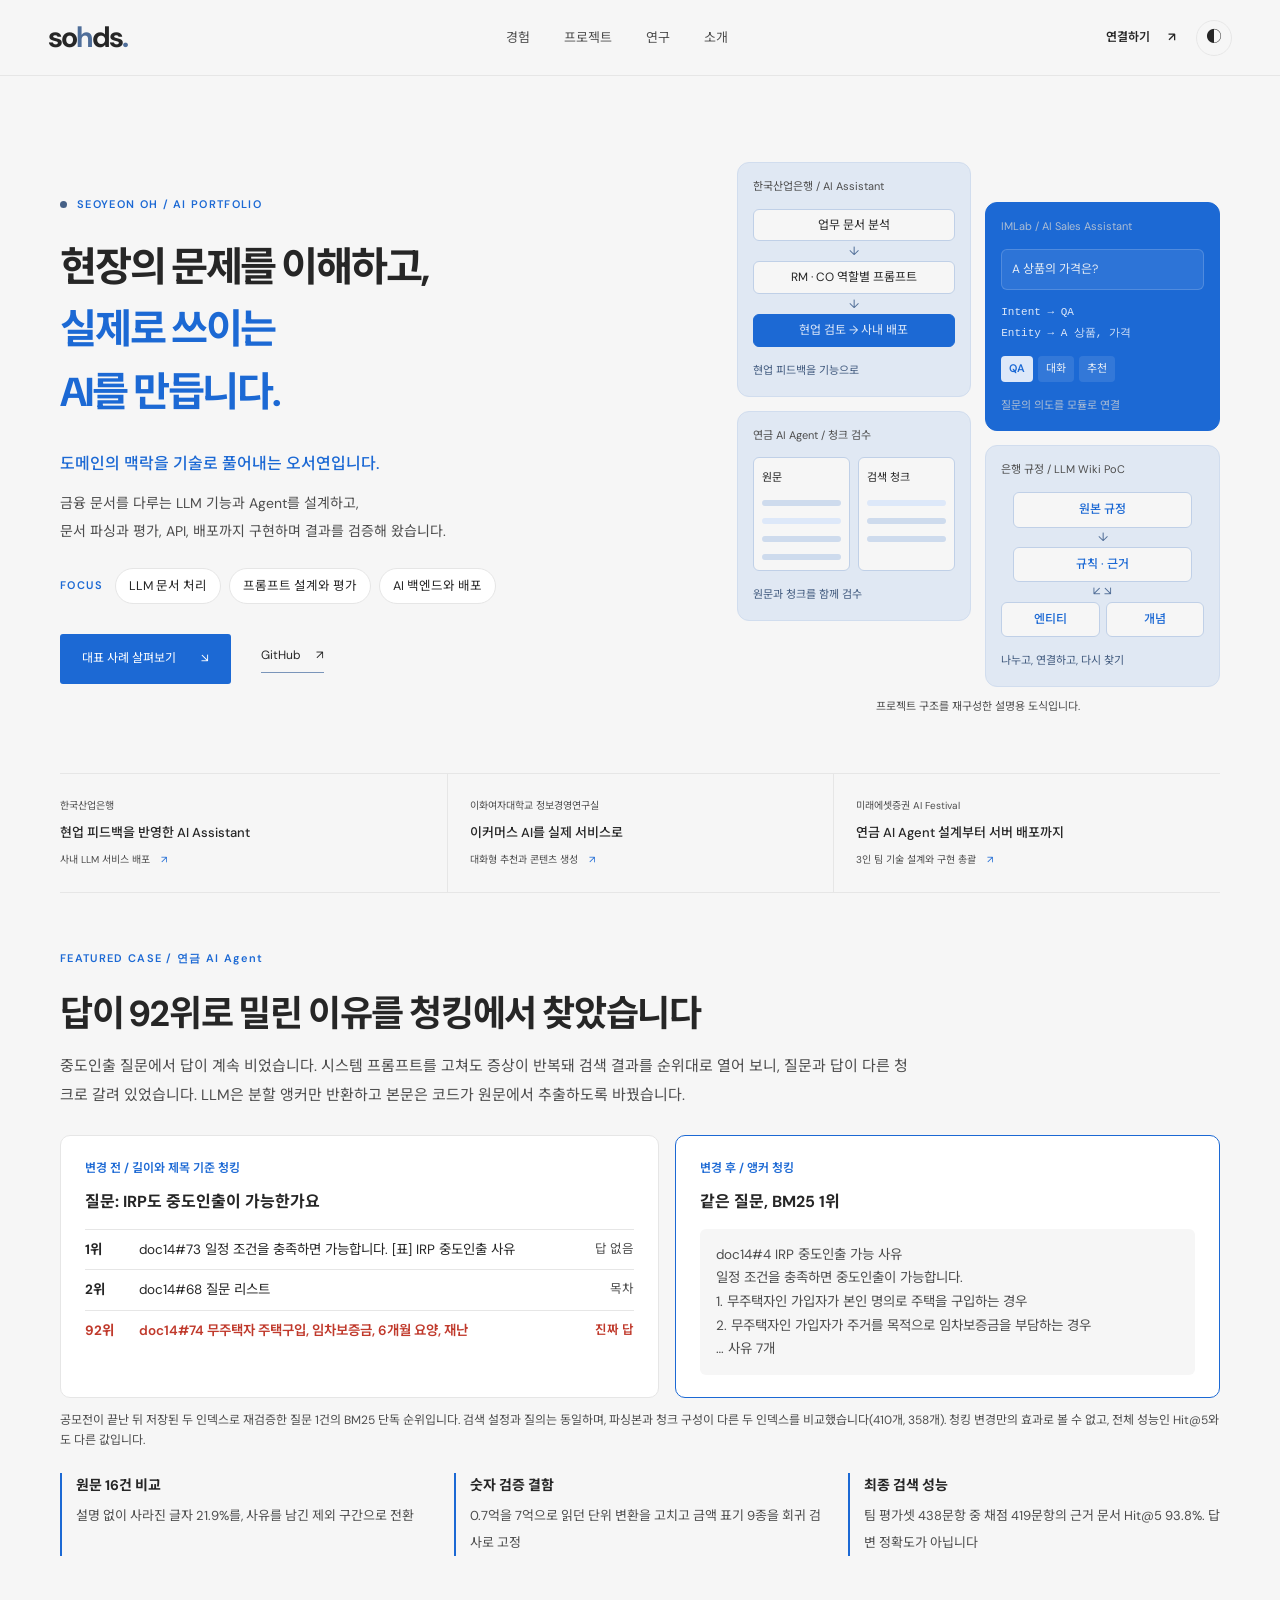
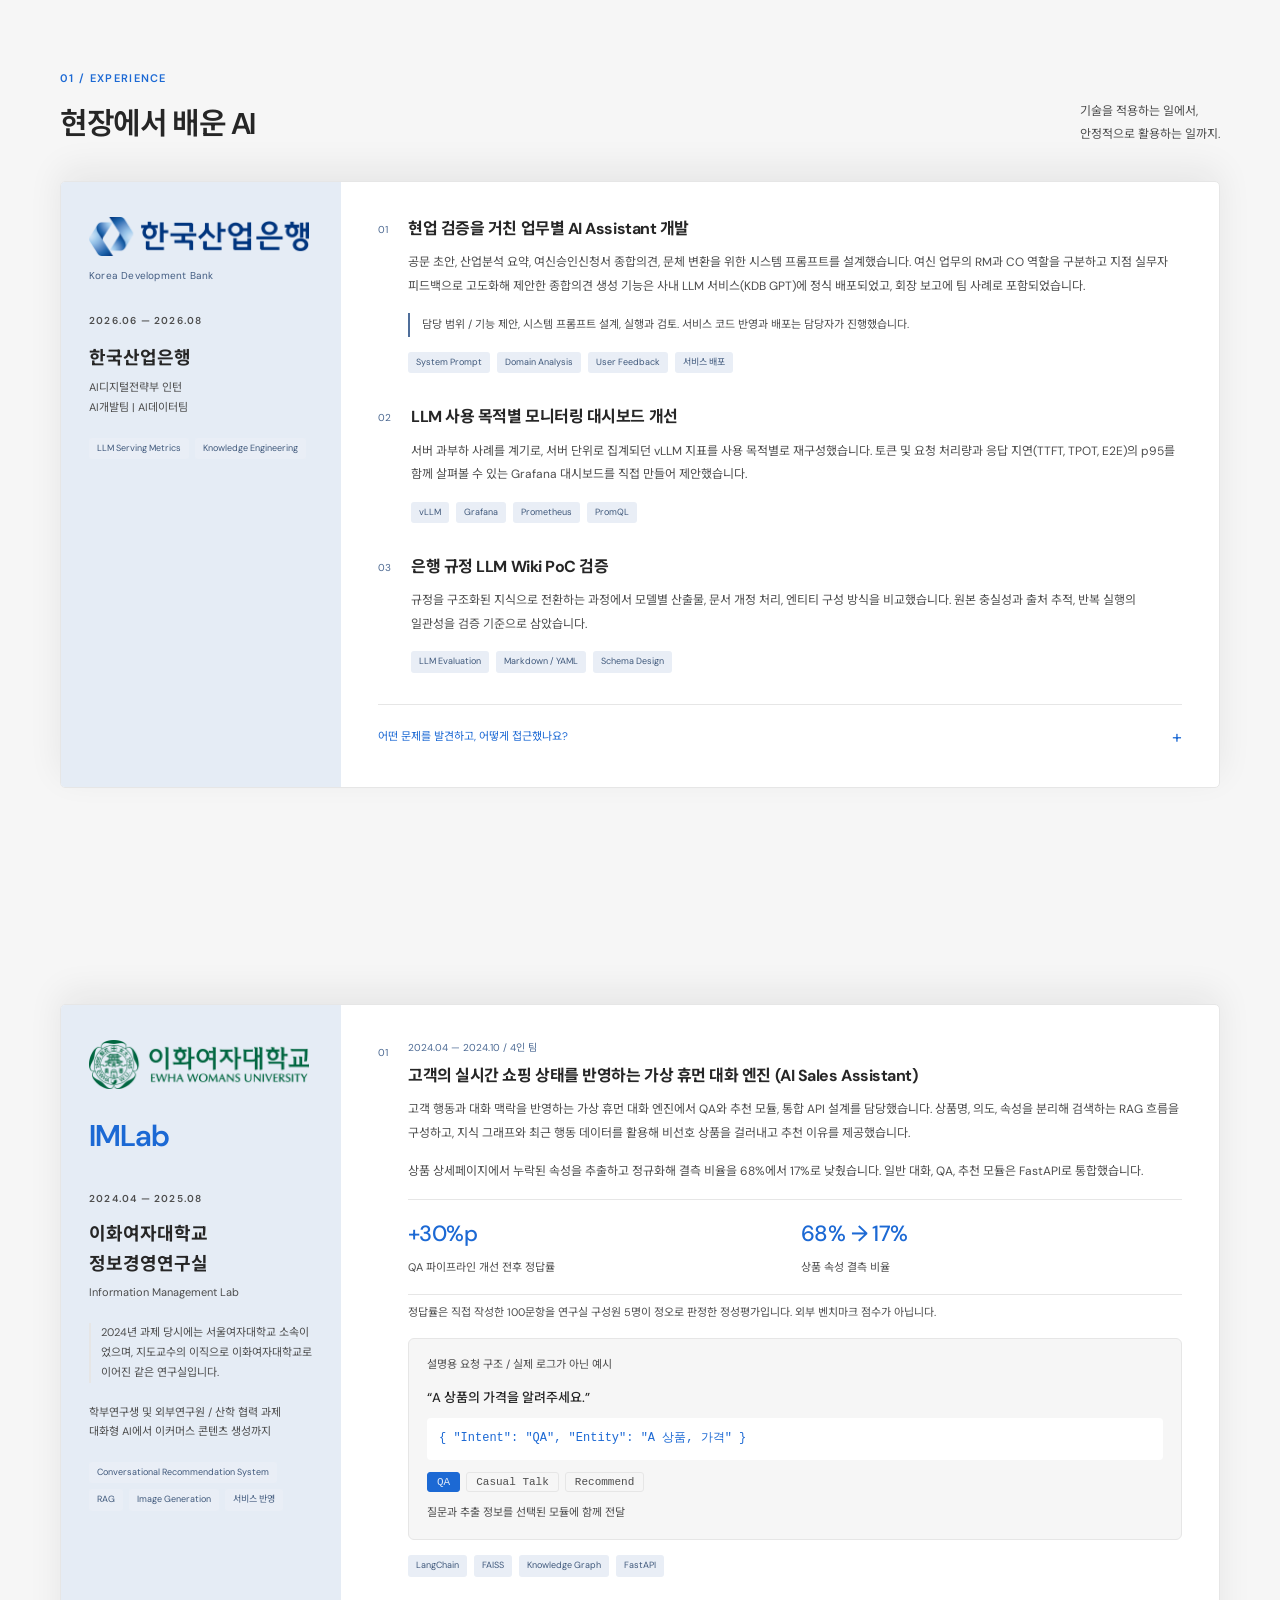
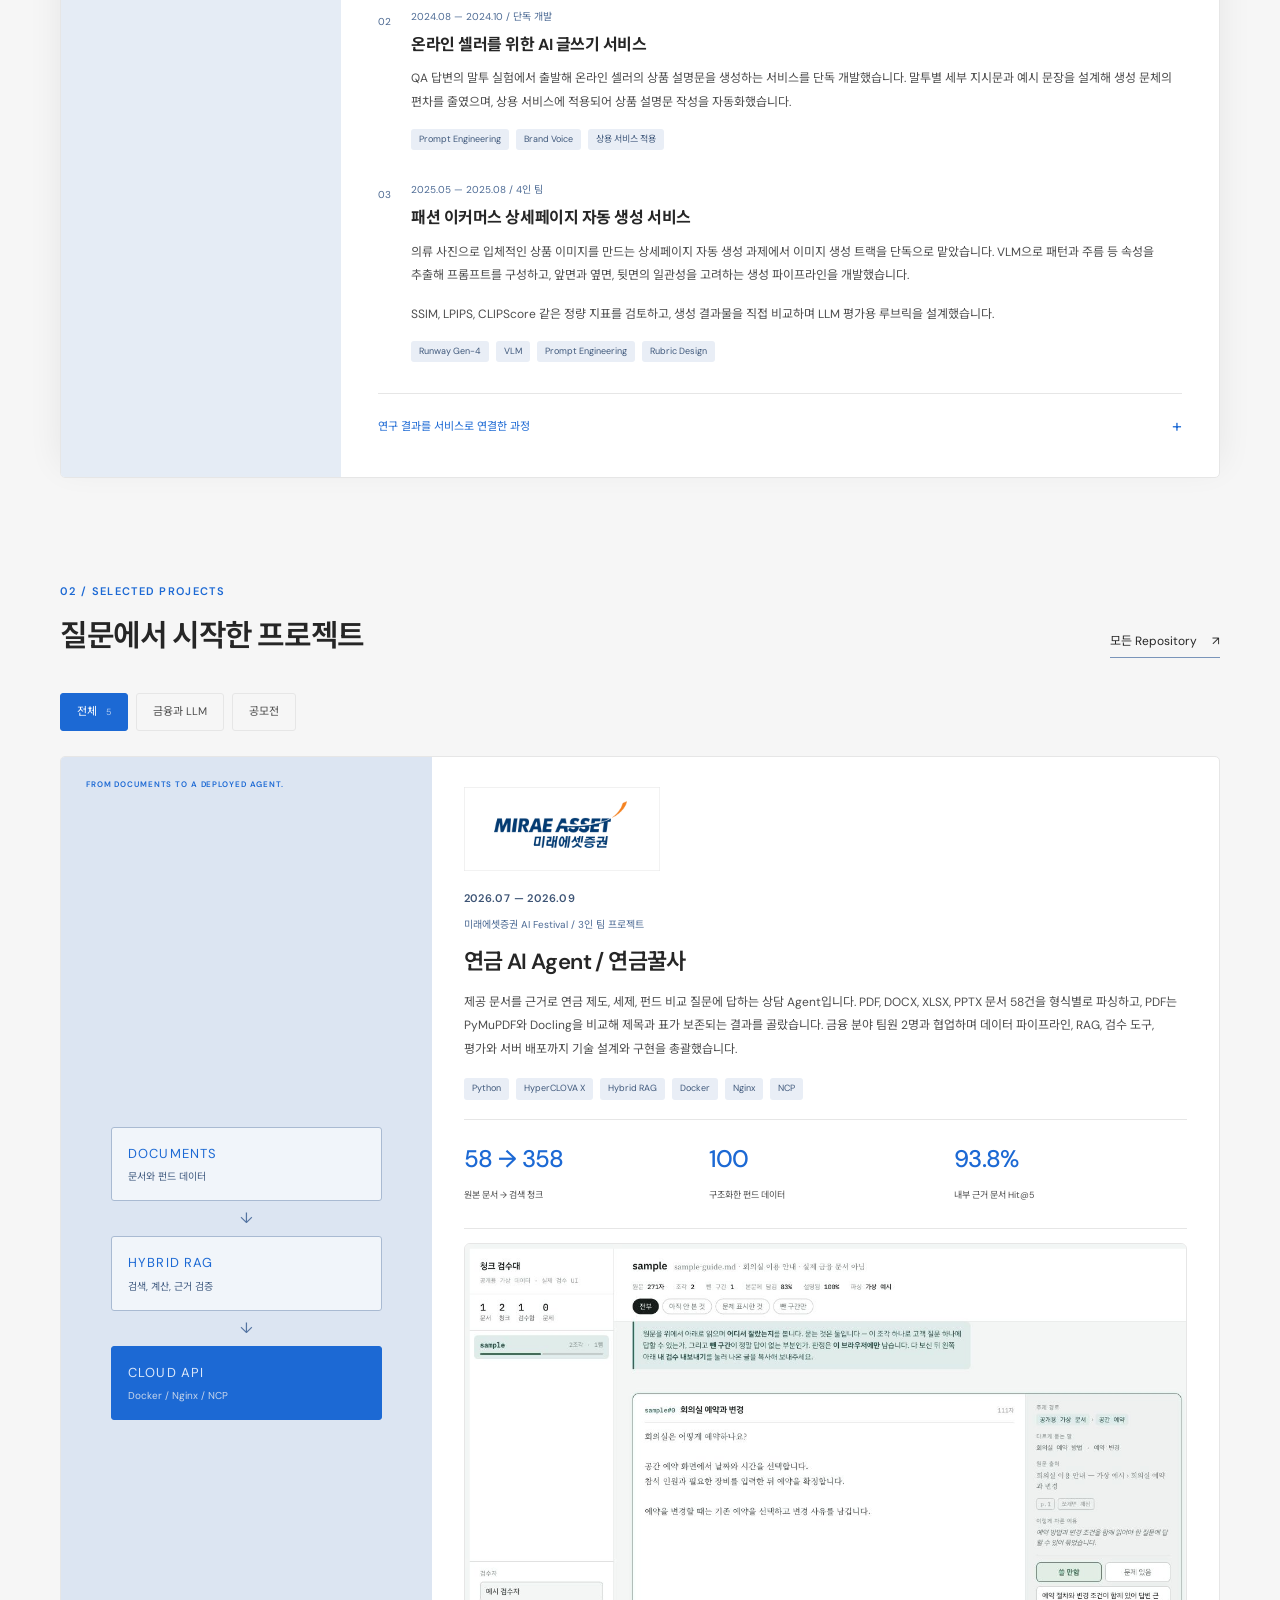
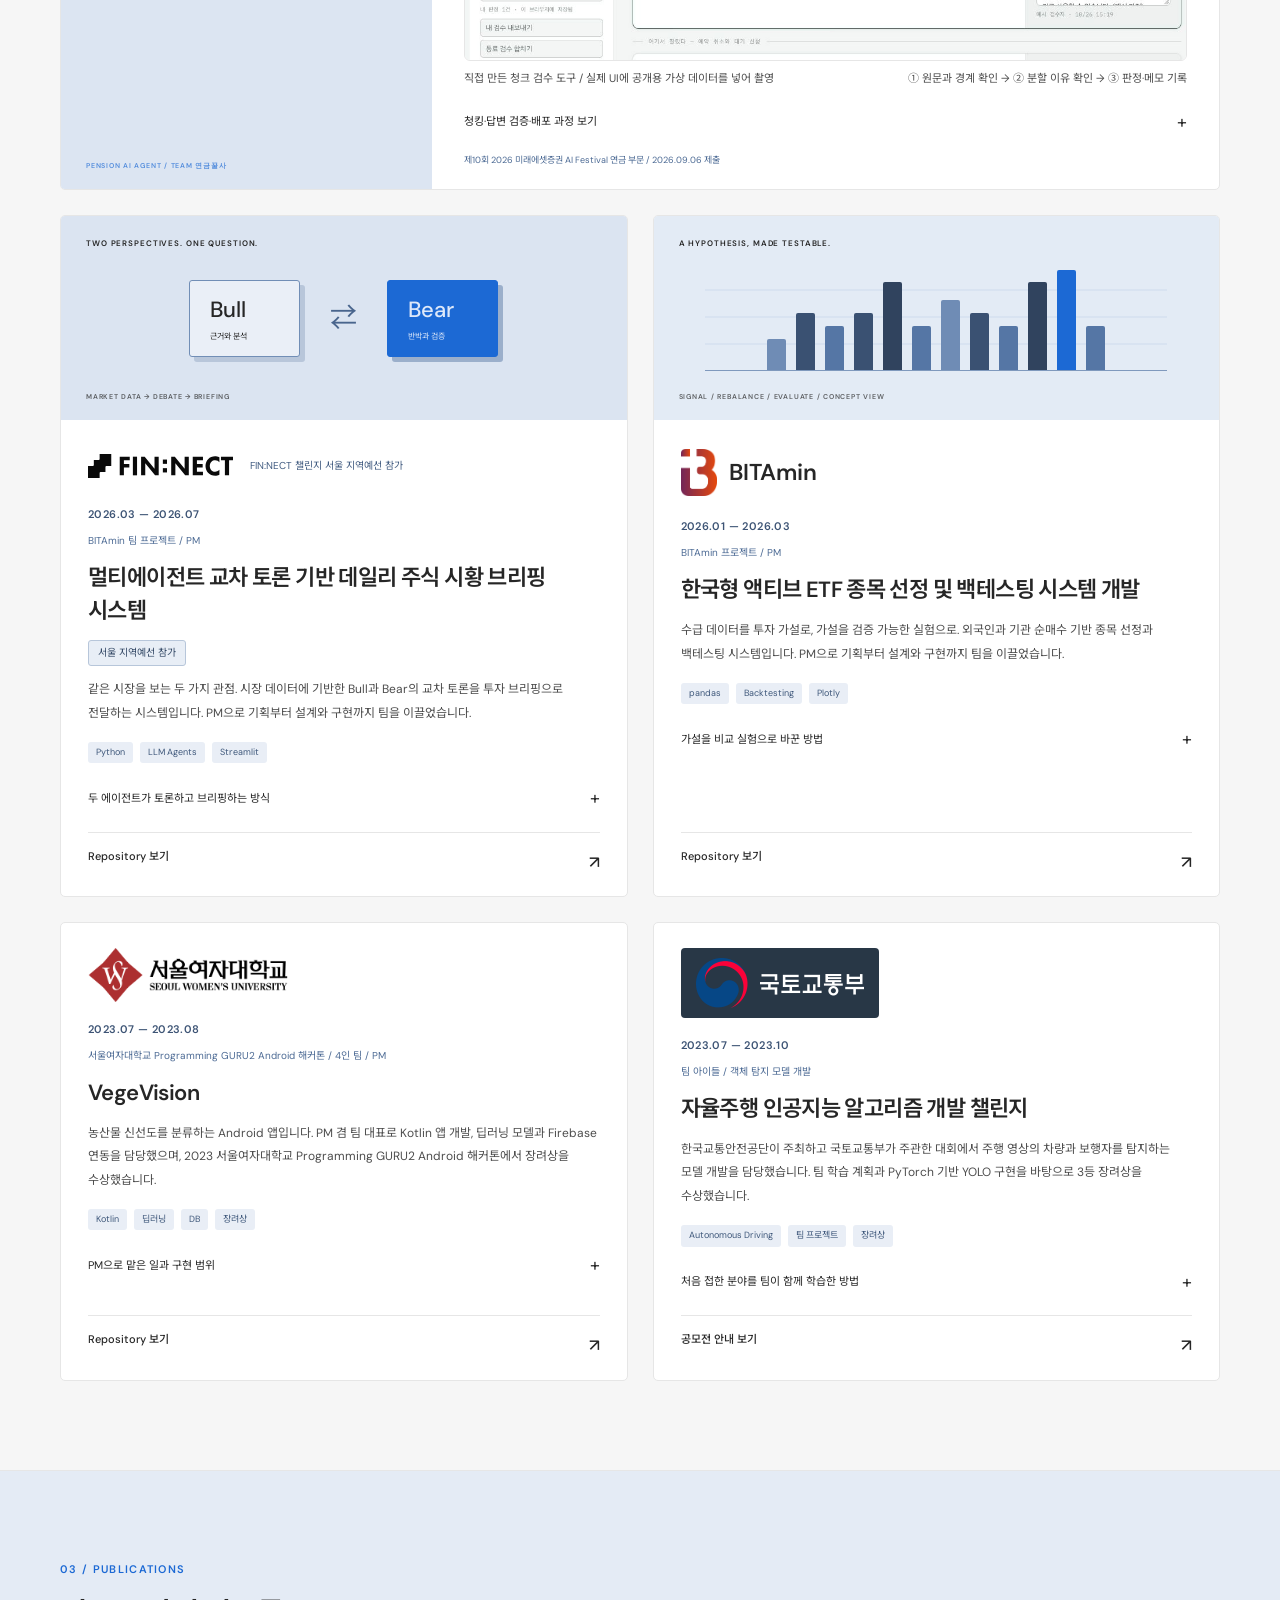
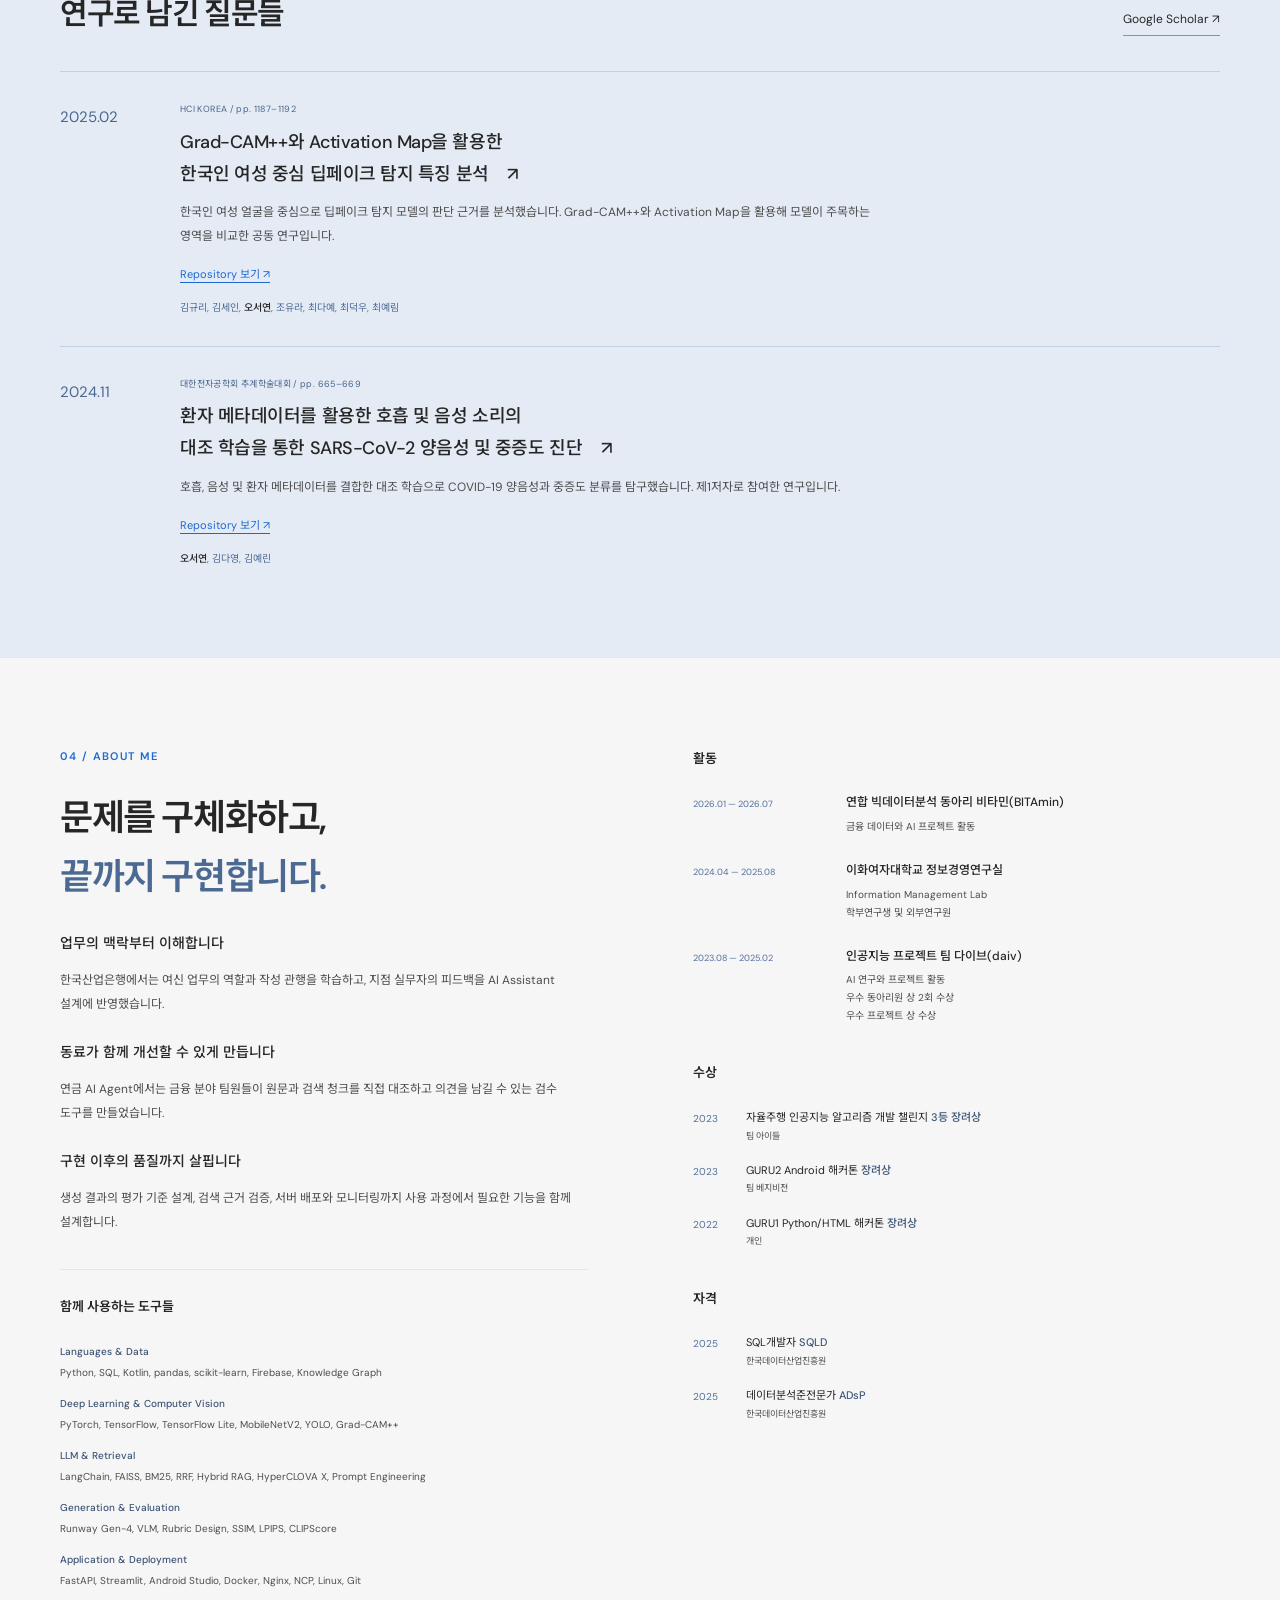
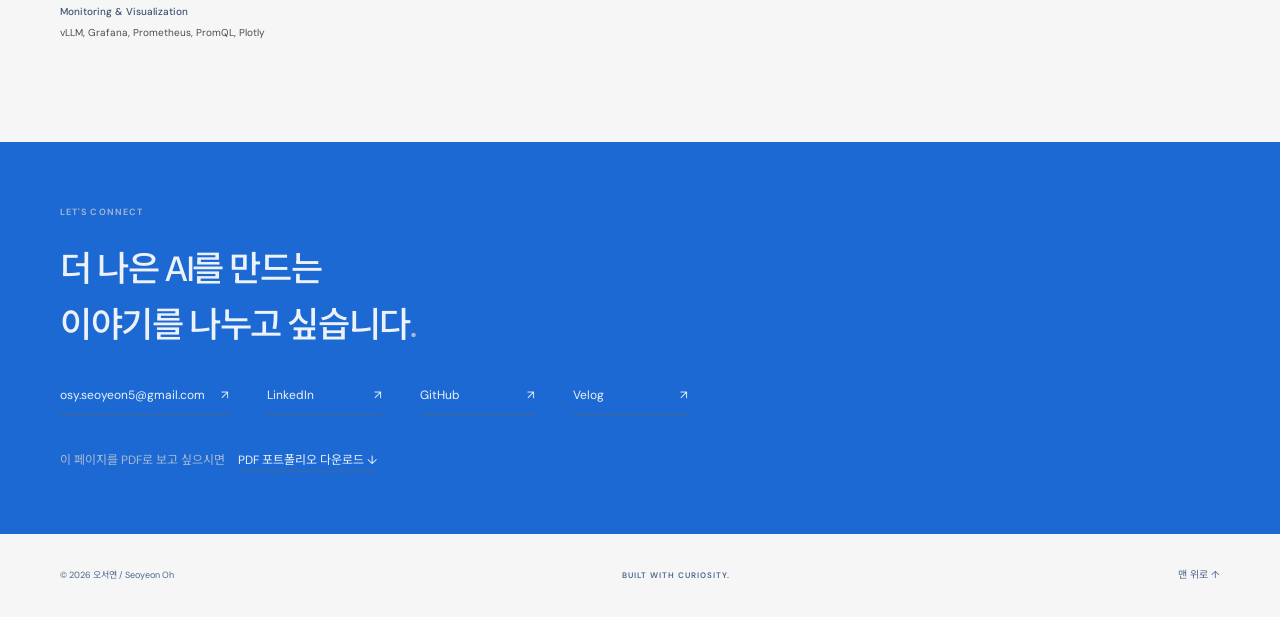
<file: bmwfs/index.html>
<!doctype html>
<html lang="ko">
<head>
  <meta charset="utf-8">
  <meta name="viewport" content="width=device-width, initial-scale=1">
  <meta name="theme-color" content="#172d4d">
  <meta name="theme-color" content="#0e141c" media="(prefers-color-scheme: dark)">
  <meta name="description" content="도메인의 맥락을 기술로 풀어내는 오서연입니다. 한국산업은행 AI Assistant, 이화여자대학교 정보경영연구실의 이커머스 AI, 연금 AI Agent 개발과 배포 경험을 소개합니다.">
  <meta property="og:title" content="오서연 / Seoyeon Oh | AI Portfolio">
  <meta property="og:description" content="현장의 문제를 이해하고, 실제로 쓰이는 AI를 만듭니다.">
  <meta property="og:type" content="website">
  <link rel="icon" type="image/svg+xml" href="../assets/favicon.svg?v=20260910-2">
  <link rel="stylesheet" href="style.css?v=20261106-4">
  <script>let savedTheme;try{savedTheme=localStorage.getItem('sohds-theme')}catch{}document.documentElement.dataset.theme=savedTheme||(matchMedia('(prefers-color-scheme: dark)').matches?'dark':'light');</script>
  <script src="script.js?v=20261106-1" defer></script>
  <title>오서연 / Seoyeon Oh | AI Portfolio</title>
  <meta name="robots" content="noindex, nofollow">
</head>
<body>
<a class="skip-link" href="#main">본문으로 바로가기</a>
<header class="site-header">
  <a class="wordmark" href="#home" aria-label="오서연 홈">so<span>h</span>ds<span class="brand-dot">.</span></a>
  <nav aria-label="주요 메뉴"><a href="#experience">경험</a><a href="#projects">프로젝트</a><a href="#research">연구</a><a href="#about">소개</a></nav>
  <div class="header-actions"><a class="header-contact" href="#contact">연결하기 <span aria-hidden="true">↗</span></a><button class="theme-toggle" type="button" aria-pressed="false" aria-label="다크 모드로 전환"><span aria-hidden="true">◐</span></button></div>
</header>
<main id="main">
  <section class="hero wrap" id="home" aria-labelledby="hero-title">
    <div class="hero-copy">
      <p class="eyebrow"><span class="status-dot"></span> SEOYEON OH / AI PORTFOLIO</p>
      <h1 id="hero-title">현장의 문제를 이해하고,<br><span>실제로 쓰이는<br>AI를 만듭니다.</span></h1>
      <p class="hero-description"><strong class="intro-positioning">도메인의 맥락을 기술로 풀어내는 오서연입니다.</strong><br>금융 문서를 다루는 LLM 기능과 Agent를 설계하고,<br class="desktop-break"> 문서 파싱과 평가, API, 배포까지 구현하며 결과를 검증해 왔습니다.</p>
      <ul class="hero-focus" aria-label="지원 방향"><li class="focus-label">FOCUS</li><li>LLM 문서 처리</li><li>프롬프트 설계와 평가</li><li>AI 백엔드와 배포</li></ul>
      <div class="hero-actions"><a class="button primary" href="#featured-case">대표 사례 살펴보기 <span aria-hidden="true">↘</span></a><a class="text-link" href="https://github.com/sohds" target="_blank" rel="noopener noreferrer">GitHub <span aria-hidden="true">↗</span></a></div>
    </div>
    <div class="hero-gallery" aria-label="프로젝트 구조 미리보기">
      <div class="gallery-column">
        <a class="preview-card" href="#bank-experience"><span class="preview-label">한국산업은행 / AI Assistant</span><div class="mini-steps"><span>업무 문서 분석</span><i aria-hidden="true">↓</i><span>RM · CO 역할별 프롬프트</span><i aria-hidden="true">↓</i><span class="is-done">현업 검토 → 사내 배포</span></div><small>현업 피드백을 기능으로</small></a>
        <a class="preview-card" href="#pension-agent"><span class="preview-label">연금 AI Agent / 청크 검수</span><div class="mini-docs" aria-hidden="true"><div>원문<i></i><i></i><i></i><i></i></div><div>검색 청크<i></i><i></i><i></i></div></div><small>원문과 청크를 함께 검수</small></a>
      </div>
      <div class="gallery-column">
        <a class="preview-card preview-dark" href="#imlab"><span class="preview-label">IMLab / AI Sales Assistant</span><div class="mini-question">A 상품의 가격은?</div><pre>Intent → QA
Entity → A 상품, 가격</pre><div class="mini-tags"><b>QA</b><span>대화</span><span>추천</span></div><small>질문의 의도를 모듈로 연결</small></a>
        <a class="preview-card" href="#bank-experience"><span class="preview-label">은행 규정 / LLM Wiki PoC</span><div class="mini-graph" aria-hidden="true"><b>원본 규정</b><span>↓</span><b>규칙 · 근거</b><span>↙ ↘</span><div><b>엔티티</b><b>개념</b></div></div><small>나누고, 연결하고, 다시 찾기</small></a>
      </div>
      <p class="gallery-caption">프로젝트 구조를 재구성한 설명용 도식입니다.</p>
    </div>
    <div class="experience-highlights" aria-label="핵심 경험 바로가기">
      <a href="#bank-experience"><span>한국산업은행</span><strong>현업 피드백을 반영한 AI Assistant</strong><small>사내 LLM 서비스 배포 <span aria-hidden="true">↗</span></small></a>
      <a href="#imlab"><span>이화여자대학교 정보경영연구실</span><strong>이커머스 AI를 실제 서비스로</strong><small>대화형 추천과 콘텐츠 생성 <span aria-hidden="true">↗</span></small></a>
      <a href="#pension-agent"><span>미래에셋증권 AI Festival</span><strong>연금 AI Agent 설계부터 서버 배포까지</strong><small>3인 팀 기술 설계와 구현 총괄 <span aria-hidden="true">↗</span></small></a>
    </div>
  </section>

  <section class="featured-case wrap" id="featured-case" aria-labelledby="featured-title">
  <p class="eyebrow">FEATURED CASE / 연금 AI Agent</p>
  <h2 id="featured-title">답이 92위로 밀린 이유를 청킹에서 찾았습니다</h2>
  <p class="fc-lead">중도인출 질문에서 답이 계속 비었습니다. 시스템 프롬프트를 고쳐도 증상이 반복돼 검색 결과를 순위대로 열어 보니, 질문과 답이 다른 청크로 갈려 있었습니다. LLM은 분할 앵커만 반환하고 본문은 코드가 원문에서 추출하도록 바꿨습니다.</p>
  <div class="fc-grid">
    <div class="fc-card"><span class="fc-label">변경 전 / 길이와 제목 기준 청킹</span><strong>질문: IRP도 중도인출이 가능한가요</strong>
      <ol class="fc-rank"><li><b>1위</b><span>doc14#73 일정 조건을 충족하면 가능합니다. [표] IRP 중도인출 사유</span><em>답 없음</em></li><li><b>2위</b><span>doc14#68 질문 리스트</span><em>목차</em></li><li class="is-answer"><b>92위</b><span>doc14#74 무주택자 주택구입, 임차보증금, 6개월 요양, 재난</span><em>진짜 답</em></li></ol></div>
    <div class="fc-card is-after"><span class="fc-label">변경 후 / 앵커 청킹</span><strong>같은 질문, BM25 1위</strong>
      <p class="fc-chunk">doc14#4 IRP 중도인출 가능 사유<br>일정 조건을 충족하면 중도인출이 가능합니다.<br>1. 무주택자인 가입자가 본인 명의로 주택을 구입하는 경우<br>2. 무주택자인 가입자가 주거를 목적으로 임차보증금을 부담하는 경우<br>… 사유 7개</p></div>
  </div>
  <p class="fc-note">공모전이 끝난 뒤 저장된 두 인덱스로 재검증한 질문 1건의 BM25 단독 순위입니다. 검색 설정과 질의는 동일하며, 파싱본과 청크 구성이 다른 두 인덱스를 비교했습니다(410개, 358개). 청킹 변경만의 효과로 볼 수 없고, 전체 성능인 Hit@5와도 다른 값입니다.</p>
  <div class="fc-facts"><div><b>원문 16건 비교</b><span>설명 없이 사라진 글자 21.9%를, 사유를 남긴 제외 구간으로 전환</span></div><div><b>숫자 검증 결함</b><span>0.7억을 7억으로 읽던 단위 변환을 고치고 금액 표기 9종을 회귀 검사로 고정</span></div><div><b>최종 검색 성능</b><span>팀 평가셋 438문항 중 채점 419문항의 근거 문서 Hit@5 93.8%. 답변 정확도가 아닙니다</span></div></div>
</section>
<section class="section wrap" id="experience" aria-labelledby="experience-title">
    <div class="section-heading"><div><p class="eyebrow">01 / EXPERIENCE</p><h2 id="experience-title">현장에서 배운 AI</h2></div><p>기술을 적용하는 일에서,<br>안정적으로 활용하는 일까지.</p></div>
    <article class="experience-card" id="bank-experience" data-stack>
      <div class="experience-aside"><div class="organization-brand"><img src="../assets/korea-development-bank.png" alt="한국산업은행" width="220" height="40"><span>Korea Development Bank</span></div><p class="mono">2026.06 — 2026.08</p><h3>한국산업은행</h3><p>AI디지털전략부 인턴<br>AI개발팀 | AI데이터팀</p><div class="tags"><span>LLM Serving Metrics</span><span>Knowledge Engineering</span></div></div>
      <div class="experience-body">
        <div class="work-item"><span class="work-number">01</span><div><h4>현업 검증을 거친 업무별 AI Assistant 개발</h4><p>공문 초안, 산업분석 요약, 여신승인신청서 종합의견, 문체 변환을 위한 시스템 프롬프트를 설계했습니다. 여신 업무의 RM과 CO 역할을 구분하고 지점 실무자 피드백으로 고도화해 제안한 종합의견 생성 기능은 사내 LLM 서비스(KDB GPT)에 정식 배포되었고, 회장 보고에 팀 사례로 포함되었습니다.</p><p class="work-note">담당 범위 / 기능 제안, 시스템 프롬프트 설계, 실행과 검토. 서비스 코드 반영과 배포는 담당자가 진행했습니다.</p><div class="tags"><span>System Prompt</span><span>Domain Analysis</span><span>User Feedback</span><span>서비스 배포</span></div></div></div>
        <div class="work-item"><span class="work-number">02</span><div><h4>LLM 사용 목적별 모니터링 대시보드 개선</h4><p>서버 과부하 사례를 계기로, 서버 단위로 집계되던 vLLM 지표를 사용 목적별로 재구성했습니다. 토큰 및 요청 처리량과 응답 지연(TTFT, TPOT, E2E)의 p95를 함께 살펴볼 수 있는 Grafana 대시보드를 직접 만들어 제안했습니다.</p><div class="tags"><span>vLLM</span><span>Grafana</span><span>Prometheus</span><span>PromQL</span></div></div></div>
        <div class="work-item"><span class="work-number">03</span><div><h4>은행 규정 LLM Wiki PoC 검증</h4><p>규정을 구조화된 지식으로 전환하는 과정에서 모델별 산출물, 문서 개정 처리, 엔티티 구성 방식을 비교했습니다. 원본 충실성과 출처 추적, 반복 실행의 일관성을 검증 기준으로 삼았습니다.</p><div class="tags"><span>LLM Evaluation</span><span>Markdown / YAML</span><span>Schema Design</span></div></div></div>
        <details class="case-study"><summary>어떤 문제를 발견하고, 어떻게 접근했나요? <span aria-hidden="true">+</span></summary><div class="case-content"><h5>문서 분석에서 역할별 업무 설계로</h5><p>참고 문서에서 여신승인신청서의 종합의견 생성 과제를 발굴하고, 여신 교재 6권과 작성 가이드라인을 학습했습니다. RM과 CO의 관점 차이를 반영해 역할별 Assistant를 설계했으며, 원문 보존, 범위 제한, 적합한 Assistant 안내를 프롬프트에 반영했습니다.</p><h5>완성도를 높인 것은 현업 피드백</h5><p>테스트케이스로 프롬프트를 조정한 뒤 지점 실무자의 검토를 받았습니다. 문서상 작성 방식과 현장 관행의 차이를 확인하고, 서술 형식과 재무제표 기준에 대한 의견을 반영해 최종본을 개선했습니다.</p><h5>운영 지표를 읽는 기준</h5><p>Counter와 Gauge의 특성에 맞춰 집계를 구분하고, 평균에 가려지는 느린 요청을 보기 위해 지연의 p95를 시각화했습니다. 트래픽 증가와 사용자 체감 성능을 함께 확인하는 운영 관점을 정리했습니다.</p><h5>모델 성능과 지식 구조를 함께 검증</h5><p>같은 샘플로 모델 4개의 필수 섹션 누락, 깨진 링크, 원본에 없는 내용 생성을 비교했습니다. 결함이 없던 모델로 만든 규칙 9개는 원문 줄 번호와 모두 일치했습니다. 개정 실험에서는 규칙 ID 재사용과 삭제된 예외의 이력 추적 문제를 확인했습니다.</p><h5>단일 실험의 결론을 확장 실험으로 확인</h5><p>직급 중심과 업무 중심의 엔티티 구성을 5개 업무 영역에 걸쳐 비교했습니다. 업무 중심 구조의 장점은 세분화 기준이 명확할 때 유지된다는 조건을 도출하고, 형식 검증과 의미 검증을 분리하는 방안을 제안했습니다.</p><p class="case-note">LLM Wiki 내용은 인턴 개인 PoC의 실험, 비교 결과입니다. 구조는 팀 추진 방향으로 채택되었으나 이후 도입은 보류되었으며, 정량적 성능 개선 수치는 주장하지 않습니다.</p></div></details>
      </div>
    </article>

    <article class="experience-card lab-card" id="imlab" data-stack aria-labelledby="imlab-title">
      <div class="experience-aside">
        <div class="organization-brand lab-brand"><img src="../assets/ewha-womans-university.png" alt="이화여자대학교" width="224" height="50" loading="lazy"><span class="lab-wordmark">IMLab</span></div>
        <p class="mono">2024.04 — 2025.08</p>
        <h3 id="imlab-title">이화여자대학교<br>정보경영연구실</h3><p class="lab-english">Information Management Lab</p>
        <p class="lab-note">2024년 과제 당시에는 서울여자대학교 소속이었으며, 지도교수의 이직으로 이화여자대학교로 이어진 같은 연구실입니다.</p>
        <p>학부연구생 및 외부연구원 / 산학 협력 과제<br>대화형 AI에서 이커머스 콘텐츠 생성까지</p>
        <div class="tags"><span>Conversational Recommendation System</span><span>RAG</span><span>Image Generation</span><span>서비스 반영</span></div>
      </div>
      <div class="experience-body">
        <div class="work-item"><span class="work-number">01</span><div>
          <p class="lab-meta">2024.04 — 2024.10 / 4인 팀</p>
          <h4>고객의 실시간 쇼핑 상태를 반영하는 가상 휴먼 대화 엔진 (AI Sales Assistant)</h4>
          <p>고객 행동과 대화 맥락을 반영하는 가상 휴먼 대화 엔진에서 QA와 추천 모듈, 통합 API 설계를 담당했습니다. 상품명, 의도, 속성을 분리해 검색하는 RAG 흐름을 구성하고, 지식 그래프와 최근 행동 데이터를 활용해 비선호 상품을 걸러내고 추천 이유를 제공했습니다.</p>
          <p>상품 상세페이지에서 누락된 속성을 추출하고 정규화해 결측 비율을 68%에서 17%로 낮췄습니다. 일반 대화, QA, 추천 모듈은 FastAPI로 통합했습니다.</p>
          <div class="work-metrics"><div><strong>+30%p</strong><span>QA 파이프라인 개선 전후 정답률</span></div><div><strong>68% → 17%</strong><span>상품 속성 결측 비율</span></div></div><p class="metric-note">정답률은 직접 작성한 100문항을 연구실 구성원 5명이 정오로 판정한 정성평가입니다. 외부 벤치마크 점수가 아닙니다.</p>
          <figure class="request-example"><figcaption>설명용 요청 구조 / 실제 로그가 아닌 예시</figcaption><p class="query-example">“A 상품의 가격을 알려주세요.”</p><pre>{ "Intent": "QA", "Entity": "A 상품, 가격" }</pre><div class="route"><b>QA</b><span>Casual Talk</span><span>Recommend</span></div><p class="route-note">질문과 추출 정보를 선택된 모듈에 함께 전달</p></figure>
          <div class="tags"><span>LangChain</span><span>FAISS</span><span>Knowledge Graph</span><span>FastAPI</span></div>
        </div></div>
        <div class="work-item"><span class="work-number">02</span><div>
          <p class="lab-meta">2024.08 — 2024.10 / 단독 개발</p>
          <h4>온라인 셀러를 위한 AI 글쓰기 서비스</h4>
          <p>QA 답변의 말투 실험에서 출발해 온라인 셀러의 상품 설명문을 생성하는 서비스를 단독 개발했습니다. 말투별 세부 지시문과 예시 문장을 설계해 생성 문체의 편차를 줄였으며, 상용 서비스에 적용되어 상품 설명문 작성을 자동화했습니다.</p>
          <div class="tags"><span>Prompt Engineering</span><span>Brand Voice</span><span>상용 서비스 적용</span></div>
        </div></div>
        <div class="work-item"><span class="work-number">03</span><div>
          <p class="lab-meta">2025.05 — 2025.08 / 4인 팀</p>
          <h4>패션 이커머스 상세페이지 자동 생성 서비스</h4>
          <p>의류 사진으로 입체적인 상품 이미지를 만드는 상세페이지 자동 생성 과제에서 이미지 생성 트랙을 단독으로 맡았습니다. VLM으로 패턴과 주름 등 속성을 추출해 프롬프트를 구성하고, 앞면과 옆면, 뒷면의 일관성을 고려하는 생성 파이프라인을 개발했습니다.</p>
          <p>SSIM, LPIPS, CLIPScore 같은 정량 지표를 검토하고, 생성 결과물을 직접 비교하며 LLM 평가용 루브릭을 설계했습니다.</p>
          <div class="tags"><span>Runway Gen-4</span><span>VLM</span><span>Prompt Engineering</span><span>Rubric Design</span></div>
        </div></div>
        <details class="case-study"><summary>연구 결과를 서비스로 연결한 과정 <span aria-hidden="true">+</span></summary><div class="case-content">
          <h5>고객 질문과 상품 데이터를 같은 구조로 연결</h5><p>패션 상품의 색상, 핏, 소재 등 누락된 속성을 추출하고 TTA 속성 체계에 맞춰 정규화했습니다. QA에서는 상품명과 질문 의도를 먼저 파악하고, 상품 정보와 문의 데이터를 검색해 질문에 맞는 답변을 생성하도록 구성했습니다.</p>
          <h5>추천과 대화를 하나의 서비스로 통합</h5><p>고객의 비선호 속성을 지식 그래프 필터링에 반영하고, 최근 행동을 바탕으로 추천 후보를 좁혔습니다. 의도별 모듈 라우팅과 Streamlit 데모 UI를 갖춘 통합 API로 연결했습니다.</p>
          <h5>생성 결과의 일관성을 평가 가능한 기준으로 전환</h5><p>글쓰기에서는 브랜드의 말투를 지시문과 예시로 구체화했습니다. 이미지 생성 과제에서는 패턴 묘사와 여러 시점의 일관성을 프롬프트에 반영하고, 결과물을 비교하며 의미와 속성의 일치 여부, 완성도를 평가 항목으로 정리했습니다. 산학 협력 과제의 결과물은 협력사의 실제 서비스에 반영되었습니다.</p>
        </div></details>
      </div>
    </article>
  </section>

  <section class="section wrap" id="projects" aria-labelledby="projects-title">
    <div class="section-heading"><div><p class="eyebrow">02 / SELECTED PROJECTS</p><h2 id="projects-title">질문에서 시작한 프로젝트</h2></div><a class="text-link" href="https://github.com/sohds?tab=repositories" target="_blank" rel="noopener noreferrer">모든 Repository <span aria-hidden="true">↗</span></a></div>
    <div class="filters" role="group" aria-label="프로젝트 분야 필터" hidden><button type="button" data-filter="all" aria-pressed="true">전체 <span>5</span></button><button type="button" data-filter="finance" aria-pressed="false">금융과 LLM</button><button type="button" data-filter="competition" aria-pressed="false">공모전</button></div>
    <p class="sr-only" id="filter-status" aria-live="polite"></p>
    <div class="project-grid">
      <article class="project-card pension-card" data-category="finance competition" id="pension-agent">
        <div class="project-visual pension-visual" aria-hidden="true"><span class="visual-label">FROM DOCUMENTS TO A DEPLOYED AGENT.</span><div class="pension-flow"><span>DOCUMENTS<small>문서와 펀드 데이터</small></span><b>↓</b><span>HYBRID RAG<small>검색, 계산, 근거 검증</small></span><b>↓</b><span class="pension-server">CLOUD API<small>Docker / Nginx / NCP</small></span></div><span class="visual-bottom">PENSION AI AGENT / TEAM 연금꿀사</span></div>
        <div class="project-content"><div class="project-brand mirae-brand"><img src="../assets/mirae-asset-securities.png" alt="미래에셋증권" width="196" height="84" loading="lazy"></div><p class="project-meta"><span class="project-date">2026.07 — 2026.09</span><span>미래에셋증권 AI Festival / 3인 팀 프로젝트</span></p><h3>연금 AI Agent / 연금꿀사</h3><p>제공 문서를 근거로 연금 제도, 세제, 펀드 비교 질문에 답하는 상담 Agent입니다. PDF, DOCX, XLSX, PPTX 문서 58건을 형식별로 파싱하고, PDF는 PyMuPDF와 Docling을 비교해 제목과 표가 보존되는 결과를 골랐습니다. 금융 분야 팀원 2명과 협업하며 데이터 파이프라인, RAG, 검수 도구, 평가와 서버 배포까지 기술 설계와 구현을 총괄했습니다.</p><div class="tags"><span>Python</span><span>HyperCLOVA X</span><span>Hybrid RAG</span><span>Docker</span><span>Nginx</span><span>NCP</span></div><div class="pension-metrics"><div><strong>58 → 358</strong><span>원본 문서 → 검색 청크</span></div><div><strong>100</strong><span>구조화한 펀드 데이터</span></div><div><strong>93.8%</strong><span>내부 근거 문서 Hit@5</span></div></div><figure class="review-capture"><a href="../assets/chunk-review-public.png" target="_blank" rel="noopener noreferrer" aria-label="청크 검수 도구 화면 크게 보기"><img src="../assets/chunk-review-public.png" alt="원문과 청크 경계, 분할 이유를 함께 보여주고 검수 판정과 메모를 남기는 화면. 문서와 판정은 공개용 가상 예시." width="1280" height="720" loading="lazy"></a><figcaption><span>직접 만든 청크 검수 도구 / 실제 UI에 공개용 가상 데이터를 넣어 촬영</span><span>① 원문과 경계 확인 → ② 분할 이유 확인 → ③ 판정·메모 기록</span></figcaption></figure><details><summary>청킹·답변 검증·배포 과정 보기 <span>+</span></summary><div class="pension-detail"><h4>검색 결과 1위에는 조건이 없고, 실제 조건은 92위에</h4><p>중도인출 질문에서 상위 청크에는 짧은 안내만 있고 실제 조건 목록은 다른 청크로 분리돼 있었습니다. 길이·제목 기호 중심의 분할이 질문과 조건을 갈라놓은 문제를 확인하고, 하나의 질문에 답할 수 있는 범위로 분할 기준을 바꿨습니다.</p><h4>모델은 경계를 고르고, 코드는 원문을 자릅니다</h4><p>모델은 분할 위치를 계획하고 코드는 원문을 추출하는 앵커 청킹을 적용했습니다. BM25와 임베딩 검색을 RRF로 결합하고, 계산 결과와 인용 근거를 검증하는 단일 턴 상담 흐름을 구현했습니다.</p><h4>금융 분야 팀원도 품질을 확인할 수 있도록</h4><p>원문과 청크를 대조하며 문제를 표시하고 저장할 수 있는 웹 검수 도구를 만들었습니다. 두 팀원은 판정 369건 중 35건에 문제를 표시했고, ISA 재가입 유의사항이 떨어져 검색된다는 지적을 받아 분할 방식을 고쳤습니다.</p><h4>배포 후 다시 시작되는 것까지 확인</h4><p>Python HTTP API 서버를 Docker로 패키징해 NCP Ubuntu 서버에 배포하고, Nginx를 역방향 프록시로 구성했습니다. 로그 보존과 자동 재시작을 설정하고, 외부에서 상태 조회와 답변 API 호출을 검증하고, 서버 재부팅 후 복구까지 확인했습니다.</p><h4>평가 범위</h4><p>팀이 만든 438문항 중 검색 채점 대상 419문항에서 근거 문서 Hit@5 93.8%를 기록했고, 정상 질문 419건을 잘못 차단한 경우는 없었습니다. 내부 평가와 상품 회귀를 합친 계산 모듈 최종 수정 전 기록으로 E2E 요청 459건의 실패 0건을 확인했습니다. Hit@5는 상위 5개 검색 결과의 근거 문서 포함률이며, 최종 답변 정확도나 공모전 공식 심사 점수가 아닙니다.</p></div></details><p class="submission-note">제10회 2026 미래에셋증권 AI Festival 연금 부문 / 2026.09.06 제출</p></div>
      </article>
      <article class="project-card" data-category="finance competition"><div class="project-visual debate-visual" aria-hidden="true"><span class="visual-label">TWO PERSPECTIVES. ONE QUESTION.</span><div class="debate-flow"><div>Bull<span>근거와 분석</span></div><span class="exchange">⇄</span><div>Bear<span>반박과 검증</span></div></div><span class="visual-bottom">MARKET DATA → DEBATE → BRIEFING</span></div><div class="project-content"><div class="project-brand finnect-brand"><img src="../assets/finnect.svg" alt="FIN:NECT" width="145" height="24" loading="lazy"><span>FIN:NECT 챌린지 서울 지역예선 참가</span></div><p class="project-meta"><span class="project-date">2026.03 — 2026.07</span><span>BITAmin 팀 프로젝트 / PM</span></p><h3>멀티에이전트 교차 토론 기반 데일리 주식 시황 브리핑 시스템</h3><div class="submission-status">서울 지역예선 참가</div><p>같은 시장을 보는 두 가지 관점. 시장 데이터에 기반한 Bull과 Bear의 교차 토론을 투자 브리핑으로 전달하는 시스템입니다. PM으로 기획부터 설계와 구현까지 팀을 이끌었습니다.</p><div class="tags"><span>Python</span><span>LLM Agents</span><span>Streamlit</span></div><details><summary>두 에이전트가 토론하고 브리핑하는 방식 <span>+</span></summary><p>거시경제, 섹터, 시장 심리 데이터를 통합하고, 2라운드 토론으로 주장과 반박을 구성합니다. 논거와 신호 강도를 대시보드에서 확인할 수 있으며, 금융 뉴스 번역과 투자 퀴즈 기능을 포함합니다. 자동 주문 기능이 없는 브리핑 도구입니다. BITAmin 팀 프로젝트로 개발한 시스템을 FIN:NECT 챌린지에 출품해 서울 지역예선에 참가했습니다.</p></details><a class="project-link" href="https://github.com/sohds/multi-agent-trading" target="_blank" rel="noopener noreferrer">Repository 보기 <span>↗</span></a></div></article>
      <article class="project-card" data-category="finance"><div class="project-visual etf-visual" aria-hidden="true"><span class="visual-label">A HYPOTHESIS, MADE TESTABLE.</span><div class="etf-bars"><i></i><i></i><i></i><i></i><i></i><i></i><i></i><i></i><i></i><i></i><i></i><i></i></div><span class="visual-bottom">SIGNAL / REBALANCE / EVALUATE / CONCEPT VIEW</span></div><div class="project-content"><div class="project-brand bitamin-brand"><img src="../assets/bitamin.png" alt="BITAmin 심벌" width="36" height="48" loading="lazy"><span>BITAmin</span></div><p class="project-meta"><span class="project-date">2026.01 — 2026.03</span><span>BITAmin 프로젝트 / PM</span></p><h3>한국형 액티브 ETF 종목 선정 및 백테스팅 시스템 개발</h3><p>수급 데이터를 투자 가설로, 가설을 검증 가능한 실험으로. 외국인과 기관 순매수 기반 종목 선정과 백테스팅 시스템입니다. PM으로 기획부터 설계와 구현까지 팀을 이끌었습니다.</p><div class="tags"><span>pandas</span><span>Backtesting</span><span>Plotly</span></div><details><summary>가설을 비교 실험으로 바꾼 방법 <span>+</span></summary><p>리밸런싱 주기, 수급 신호, 비중 방식, 가격 기준을 바꿔 비교하는 실험을 구성합니다. Streamlit 대시보드에서 NAV, 종목 구성, 최대 낙폭과 샤프 비율 등 성과 지표를 확인할 수 있습니다.</p></details><a class="project-link" href="https://github.com/sohds/Ko-ActiveETF" target="_blank" rel="noopener noreferrer">Repository 보기 <span>↗</span></a></div></article>
      <article class="project-card" data-category="competition"><div class="project-content"><div class="project-brand swu-brand"><img src="../assets/seoul-womens-university.png" alt="서울여자대학교" width="200" height="54" loading="lazy"></div><p class="project-meta"><span class="project-date">2023.07 — 2023.08</span><span>서울여자대학교 Programming GURU2 Android 해커톤 / 4인 팀 / PM</span></p><h3>VegeVision</h3><p>농산물 신선도를 분류하는 Android 앱입니다. PM 겸 팀 대표로 Kotlin 앱 개발, 딥러닝 모델과 Firebase 연동을 담당했으며, 2023 서울여자대학교 Programming GURU2 Android 해커톤에서 장려상을 수상했습니다.</p><div class="tags"><span>Kotlin</span><span>딥러닝</span><span>DB</span><span>장려상</span></div><details><summary>PM으로 맡은 일과 구현 범위 <span>+</span></summary><div class="pension-detail"><h4>PM으로 개발과 UI 작업을 하나의 앱으로 통합</h4><p>4인 팀의 PM 겸 대표로 참여했습니다. UI 작업이 완성되기 전에 핵심 기능을 구현하고, 팀원들의 화면 작업을 통합하며 사진 입력부터 결과 확인까지의 흐름을 완성했습니다. 병합 충돌을 해결하고 화면과 변수의 명명 규칙을 정리했으며, README에 팀별 역할과 기능별 코드 및 Wiki 링크를 문서화했습니다.</p><h4>모델 학습부터 Android 추론까지 구현</h4><p>MobileNetV2 전이학습으로 신선한 농산물과 부패한 농산물을 구분하는 모델을 학습하고 TensorFlow Lite로 변환했습니다. 카메라와 갤러리에서 가져온 이미지를 224×224 크기로 처리한 뒤 앱에서 추론하고 분류 결과를 표시하도록 연결했습니다.</p><h4>실제 사용 흐름의 오류를 정리</h4><p>Firebase 기반 로그인과 회원가입, 로그인 상태 저장을 구현했습니다. 입력 누락과 비밀번호 오류, 카메라 권한 거부 안내를 보완하고 화면 전환 및 결과 페이지의 오류를 수정했습니다. 개발과 UI를 통합한 앱으로 해커톤 장려상을 수상했습니다.</p></div></details><a class="project-link" href="https://github.com/sohds/VegeVisionApp" target="_blank" rel="noopener noreferrer">Repository 보기 <span>↗</span></a></div></article>
      <article class="project-card" data-category="competition"><div class="project-content"><div class="project-brand molit-brand"><img src="../assets/molit.png" alt="국토교통부" width="168" height="50" loading="lazy"></div><p class="project-meta"><span class="project-date">2023.07 — 2023.10</span><span>팀 아이들 / 객체 탐지 모델 개발</span></p><h3>자율주행 인공지능 알고리즘 개발 챌린지</h3><p>한국교통안전공단이 주최하고 국토교통부가 주관한 대회에서 주행 영상의 차량과 보행자를 탐지하는 모델 개발을 담당했습니다. 팀 학습 계획과 PyTorch 기반 YOLO 구현을 바탕으로 3등 장려상을 수상했습니다.</p><div class="tags"><span>Autonomous Driving</span><span>팀 프로젝트</span><span>장려상</span></div><details><summary>처음 접한 분야를 팀이 함께 학습한 방법 <span>+</span></summary><div class="pension-detail"><h4>처음 접하는 분야를 함께 학습하는 구조 설계</h4><p>팀 전원이 영상 인식 경험이 없는 상태에서 시작했습니다. 한 달간 논문과 공개 구현 사례를 함께 읽는 학습 계획표를 제안하고, 각자의 학습 내용을 같은 양식으로 정리해 공유하며 팀의 공통 기반을 만들었습니다.</p><h4>데이터 선별과 객체 탐지 모델 구현</h4><p>제공된 주행 이미지 10만 장과 해당 레이블에서 1만 장을 선별하고, PyTorch로 YOLO 기반 2D Bounding Box 객체 탐지 모델을 구현했습니다. 차량과 보행자의 탐지 정확도를 높이기 위해 매일 개선 방법을 논의하고 실험을 반복했습니다.</p><h4>근거를 확인하는 학습과 실험으로 3등 장려상</h4><p>논문과 구현 사례를 끝까지 읽고 적용 근거를 확인하며 모델을 개선했습니다. 처음 접한 분야에서 팀 학습과 반복 실험을 이어가 3등 장려상을 수상했습니다.</p></div></details><a class="project-link" href="https://challenge2023.gcontest.co.kr/template/m/frame/boardview/12709?boardSeq=904" target="_blank" rel="noopener noreferrer">공모전 안내 보기 <span>↗</span></a></div></article>
    </div>
  </section>

  <section class="research-section" id="research" aria-labelledby="research-title"><div class="wrap section"><div class="section-heading"><div><p class="eyebrow">03 / PUBLICATIONS</p><h2 id="research-title">연구로 남긴 질문들</h2></div><a class="text-link" href="https://scholar.google.com/citations?user=k2QpyrUAAAAJ" target="_blank" rel="noopener noreferrer">Google Scholar ↗</a></div><ol class="publications"><li><span class="paper-year">2025.02</span><div><p class="paper-venue">HCI KOREA / pp. 1187–1192</p><h3><a href="https://www.dbpia.co.kr/journal/articleDetail?nodeId=NODE12131642" target="_blank" rel="noopener noreferrer">Grad-CAM++와 Activation Map을 활용한<br class="desktop-break"> 한국인 여성 중심 딥페이크 탐지 특징 분석 <span>↗</span></a></h3><p class="publication-summary">한국인 여성 얼굴을 중심으로 딥페이크 탐지 모델의 판단 근거를 분석했습니다. Grad-CAM++와 Activation Map을 활용해 모델이 주목하는 영역을 비교한 공동 연구입니다.</p><a class="publication-code" href="https://github.com/sohds/deepfake-detection-korean-women" target="_blank" rel="noopener noreferrer">Repository 보기 ↗</a><p class="authors">김규리, 김세인, <strong>오서연</strong>, 조유라, 최다예, 최덕우, 최예림</p></div></li><li><span class="paper-year">2024.11</span><div><p class="paper-venue">대한전자공학회 추계학술대회 / pp. 665–669</p><h3><a href="https://www.dbpia.co.kr/journal/articleDetail?nodeId=NODE12036324" target="_blank" rel="noopener noreferrer">환자 메타데이터를 활용한 호흡 및 음성 소리의<br class="desktop-break"> 대조 학습을 통한 SARS-CoV-2 양음성 및 중증도 진단 <span>↗</span></a></h3><p class="publication-summary">호흡, 음성 및 환자 메타데이터를 결합한 대조 학습으로 COVID-19 양음성과 중증도 분류를 탐구했습니다. 제1저자로 참여한 연구입니다.</p><a class="publication-code" href="https://github.com/sohds/covid19-diagnosis-using-cough-vowel" target="_blank" rel="noopener noreferrer">Repository 보기 ↗</a><p class="authors"><strong>오서연</strong>, 김다영, 김예린</p></div></li></ol></div></section>

  <section class="section wrap about-section" id="about" aria-labelledby="about-title"><div class="about-intro"><p class="eyebrow">04 / ABOUT ME</p><h2 id="about-title">문제를 구체화하고,<br><span>끝까지 구현합니다.</span></h2><div class="working-method"><h3>업무의 맥락부터 이해합니다</h3><p>한국산업은행에서는 여신 업무의 역할과 작성 관행을 학습하고, 지점 실무자의 피드백을 AI Assistant 설계에 반영했습니다.</p><h3>동료가 함께 개선할 수 있게 만듭니다</h3><p>연금 AI Agent에서는 금융 분야 팀원들이 원문과 검색 청크를 직접 대조하고 의견을 남길 수 있는 검수 도구를 만들었습니다.</p><h3>구현 이후의 품질까지 살핍니다</h3><p>생성 결과의 평가 기준 설계, 검색 근거 검증, 서버 배포와 모니터링까지 사용 과정에서 필요한 기능을 함께 설계합니다.</p></div><div class="skill-groups"><h3>함께 사용하는 도구들</h3><p><strong>Languages & Data</strong>Python, SQL, Kotlin, pandas, scikit-learn, Firebase, Knowledge Graph</p><p><strong>Deep Learning & Computer Vision</strong>PyTorch, TensorFlow, TensorFlow Lite, MobileNetV2, YOLO, Grad-CAM++</p><p><strong>LLM & Retrieval</strong>LangChain, FAISS, BM25, RRF, Hybrid RAG, HyperCLOVA X, Prompt Engineering</p><p><strong>Generation & Evaluation</strong>Runway Gen-4, VLM, Rubric Design, SSIM, LPIPS, CLIPScore</p><p><strong>Application & Deployment</strong>FastAPI, Streamlit, Android Studio, Docker, Nginx, NCP, Linux, Git</p><p><strong>Monitoring & Visualization</strong>vLLM, Grafana, Prometheus, PromQL, Plotly</p></div></div><div class="about-history"><h3>활동</h3><div class="timeline-row"><span>2026.01 — 2026.07</span><div><h4>연합 빅데이터분석 동아리 비타민(BITAmin)</h4><p>금융 데이터와 AI 프로젝트 활동</p></div></div><div class="timeline-row"><span>2024.04 — 2025.08</span><div><h4>이화여자대학교 정보경영연구실</h4><p>Information Management Lab<br>학부연구생 및 외부연구원</p></div></div><div class="timeline-row"><span>2023.08 — 2025.02</span><div><h4>인공지능 프로젝트 팀 다이브(daiv)</h4><p>AI 연구와 프로젝트 활동<br>우수 동아리원 상 2회 수상<br>우수 프로젝트 상 수상</p></div></div><h3 class="awards-title">수상</h3><div class="award-row"><span>2023</span><p>자율주행 인공지능 알고리즘 개발 챌린지 <strong>3등 장려상</strong><small>팀 아이들</small></p></div><div class="award-row"><span>2023</span><p>GURU2 Android 해커톤 <strong>장려상</strong><small>팀 베지비전</small></p></div><div class="award-row"><span>2022</span><p>GURU1 Python/HTML 해커톤 <strong>장려상</strong><small>개인</small></p></div><h3 class="awards-title">자격</h3><div class="award-row"><span>2025</span><p>SQL개발자 <strong>SQLD</strong><small>한국데이터산업진흥원</small></p></div><div class="award-row"><span>2025</span><p>데이터분석준전문가 <strong>ADsP</strong><small>한국데이터산업진흥원</small></p></div></div></section>

  <section class="contact-section" id="contact" aria-labelledby="contact-title"><div class="wrap"><p class="eyebrow">LET'S CONNECT</p><h2 id="contact-title">더 나은 AI를 만드는<br>이야기를 나누고 싶습니다<span>.</span></h2><div class="contact-links"><a href="mailto:osy.seoyeon5@gmail.com">osy.seoyeon5@gmail.com <span>↗</span></a><a href="https://www.linkedin.com/in/seoyeon-oh-soh6012" target="_blank" rel="noopener noreferrer">LinkedIn <span>↗</span></a><a href="https://github.com/sohds" target="_blank" rel="noopener noreferrer">GitHub <span>↗</span></a><a href="https://velog.io/@sohtks" target="_blank" rel="noopener noreferrer">Velog <span>↗</span></a></div><p class="pdf-download">이 페이지를 PDF로 보고 싶으시면 <a href="seoyeon-oh-portfolio-bmwfs.pdf" download="오서연_AI포트폴리오.pdf">PDF 포트폴리오 다운로드 <span aria-hidden="true">↓</span></a></p></div></section>
</main>
<footer class="wrap"><p>© 2026 오서연 / Seoyeon Oh</p><p class="mono">BUILT WITH CURIOSITY.</p><a href="#home">맨 위로 ↑</a></footer>
<script defer src="../analytics.js?v=1" data-endpoint="https://sohds.goatcounter.com/count"></script></body>
</html>
</file>
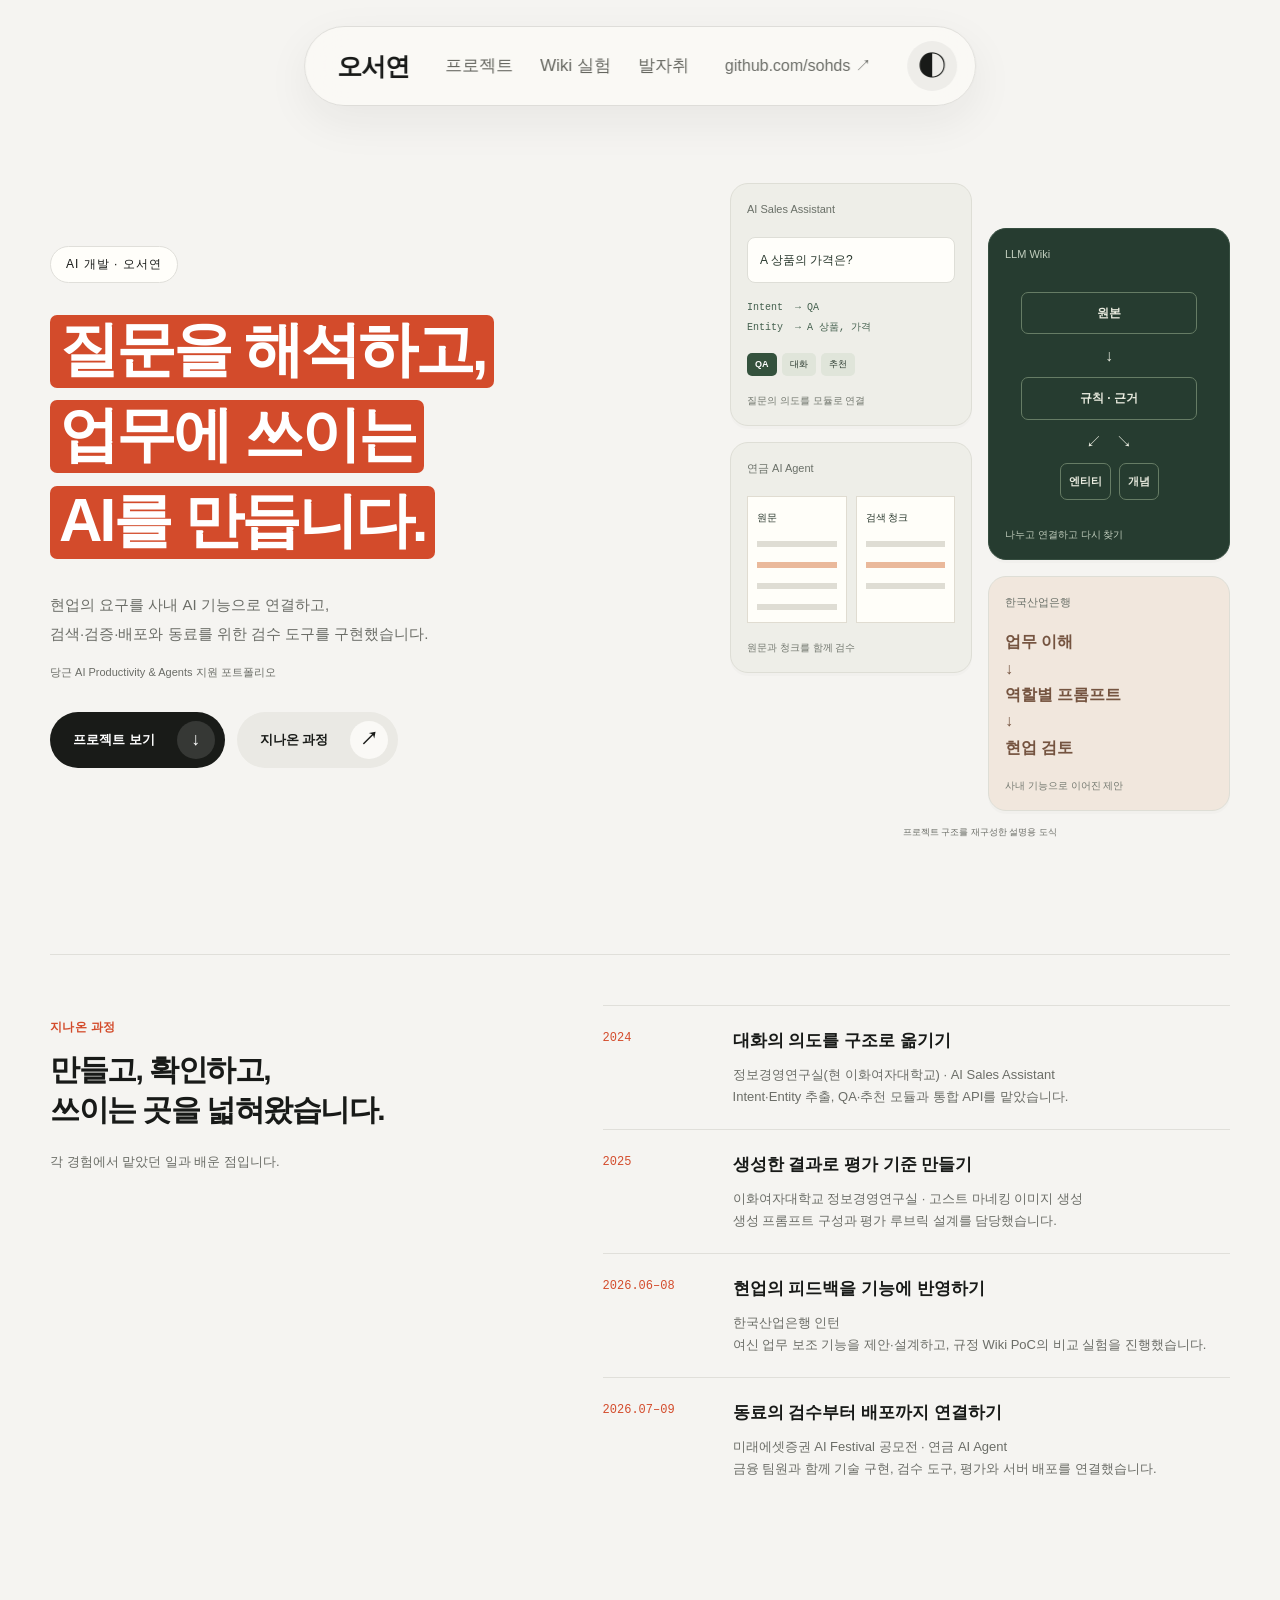
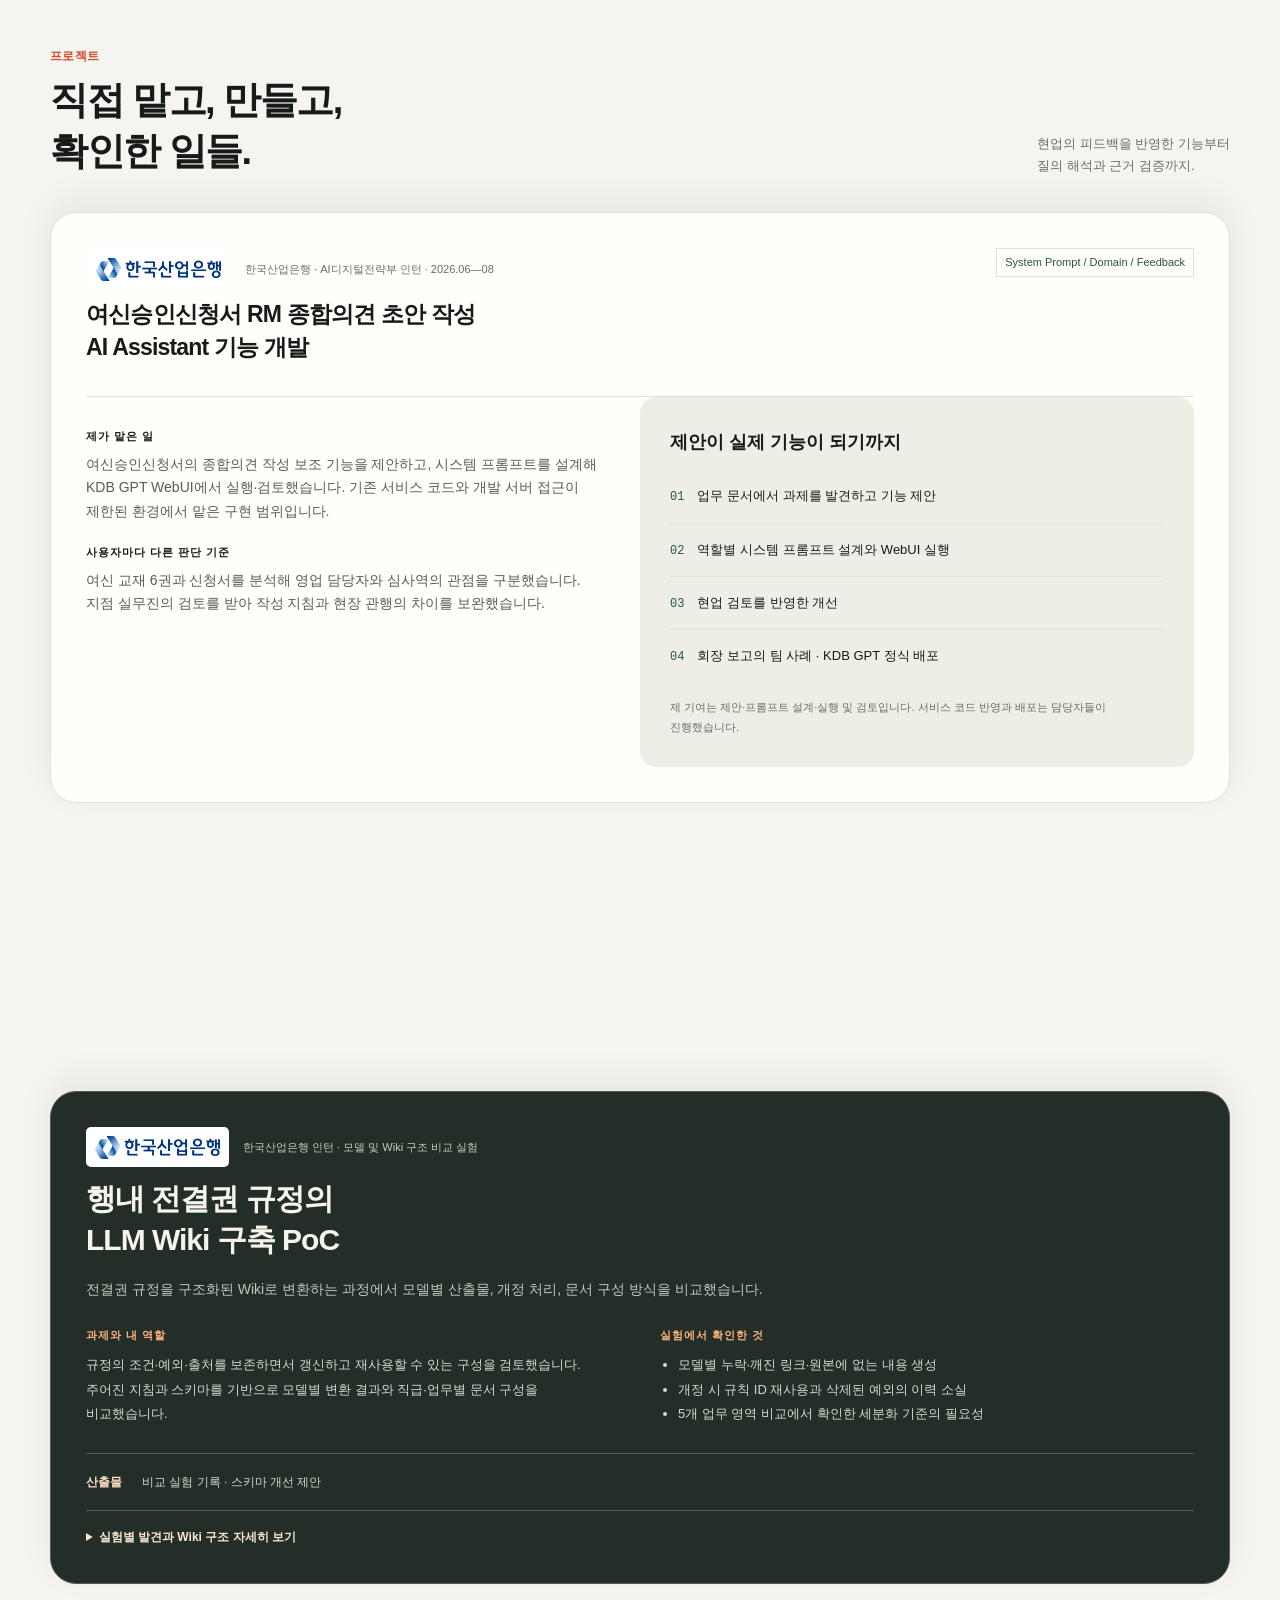
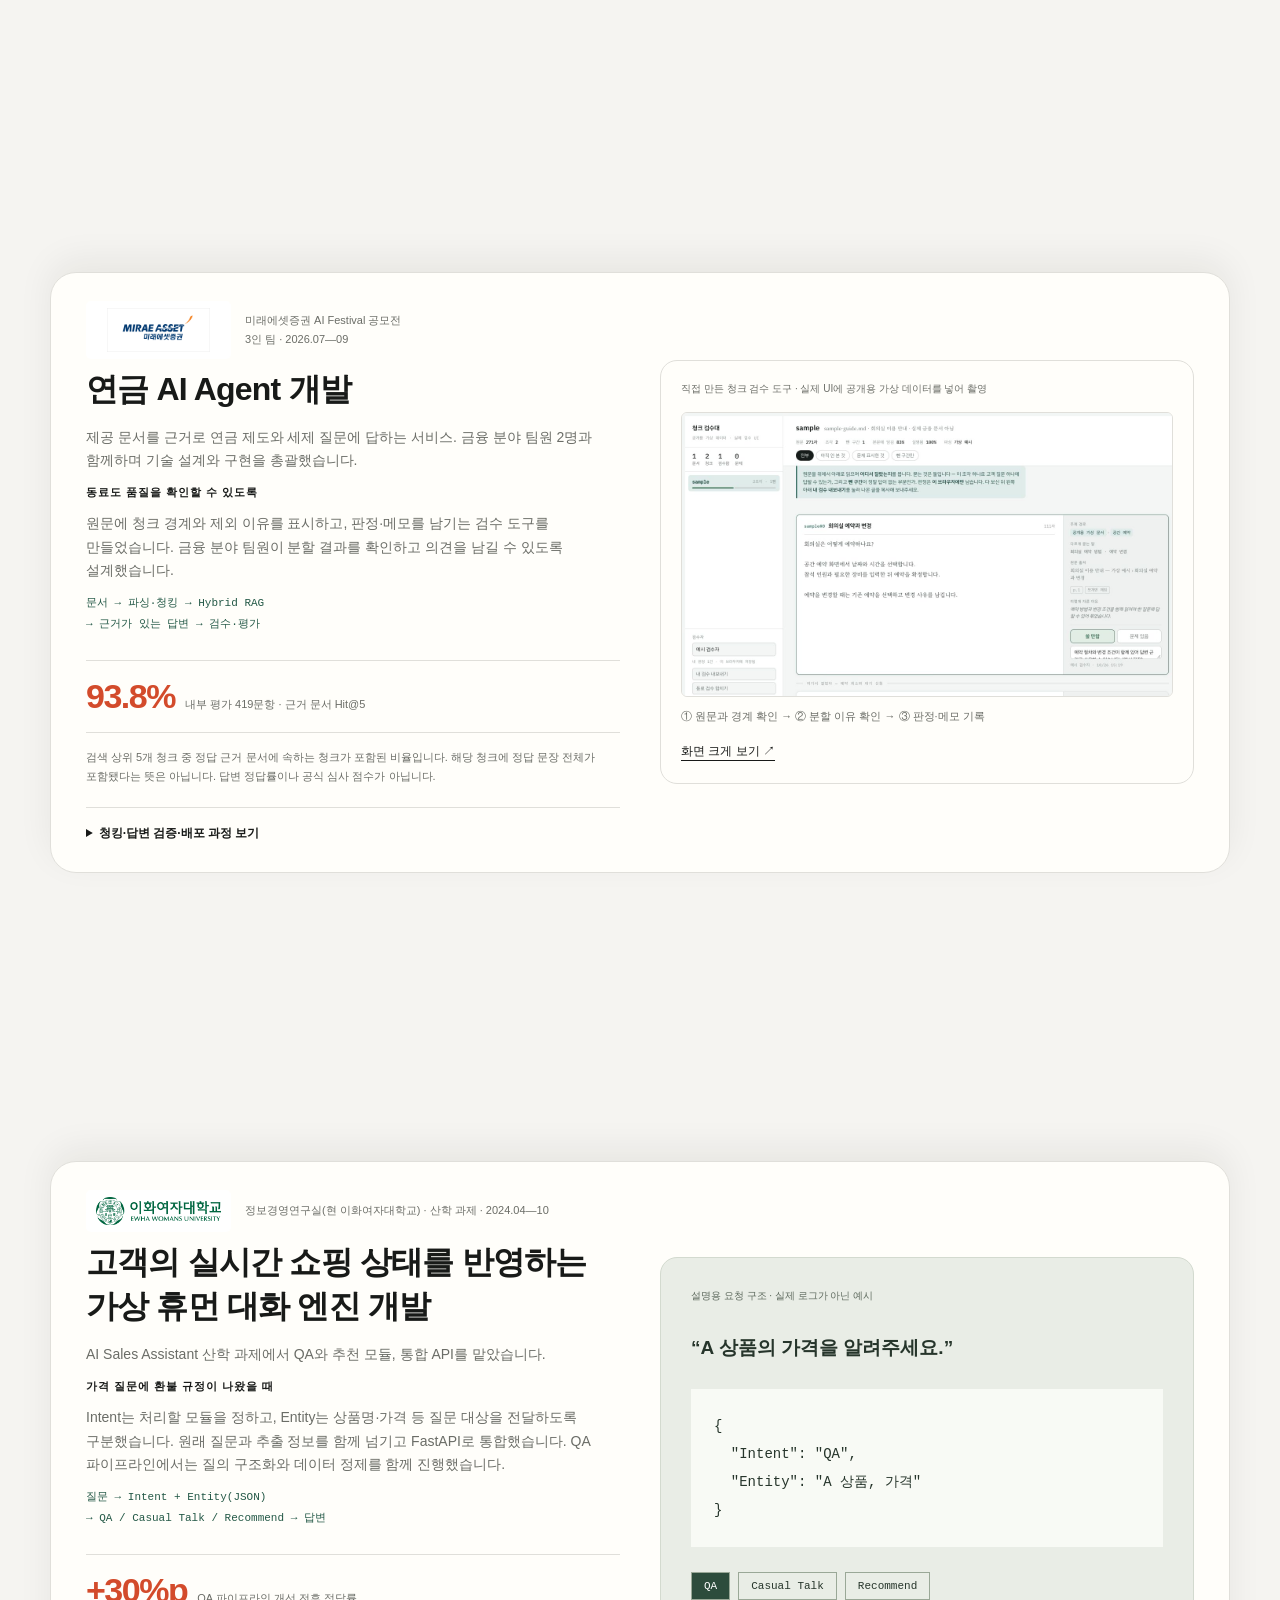
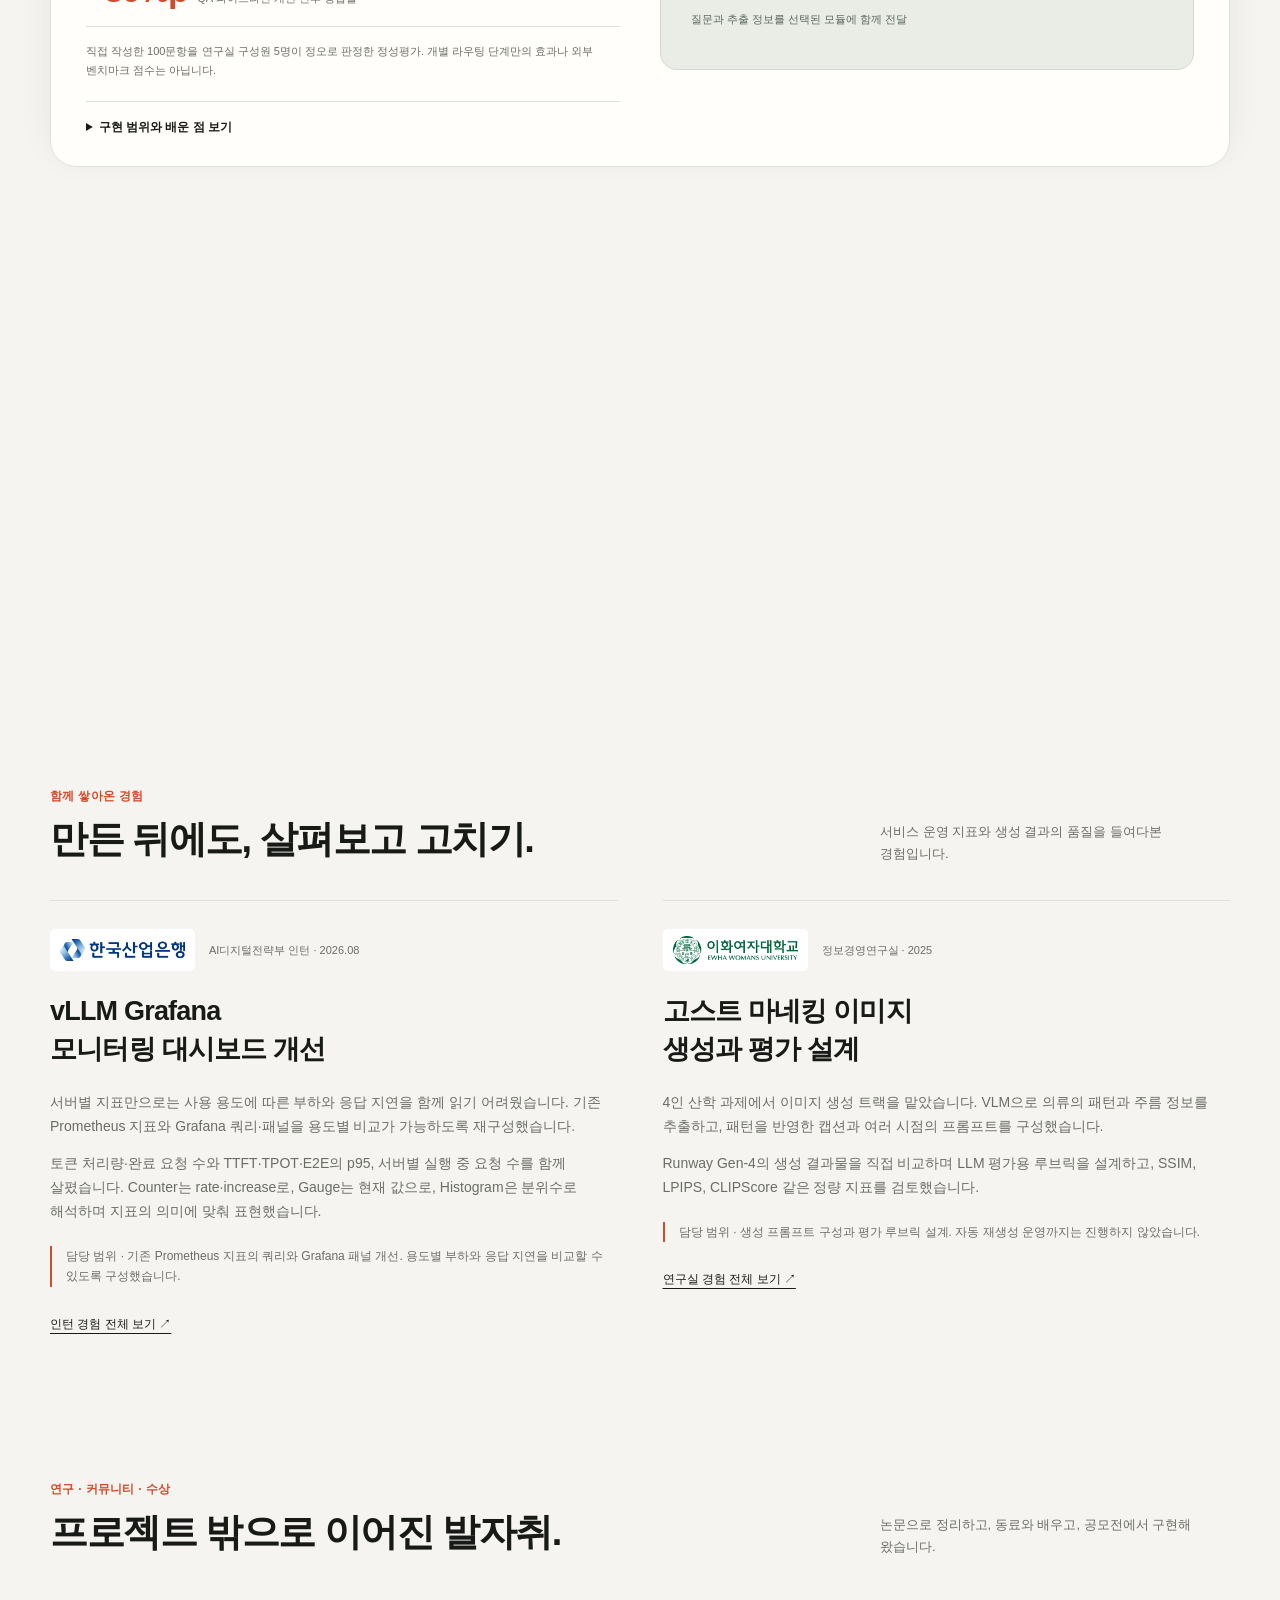
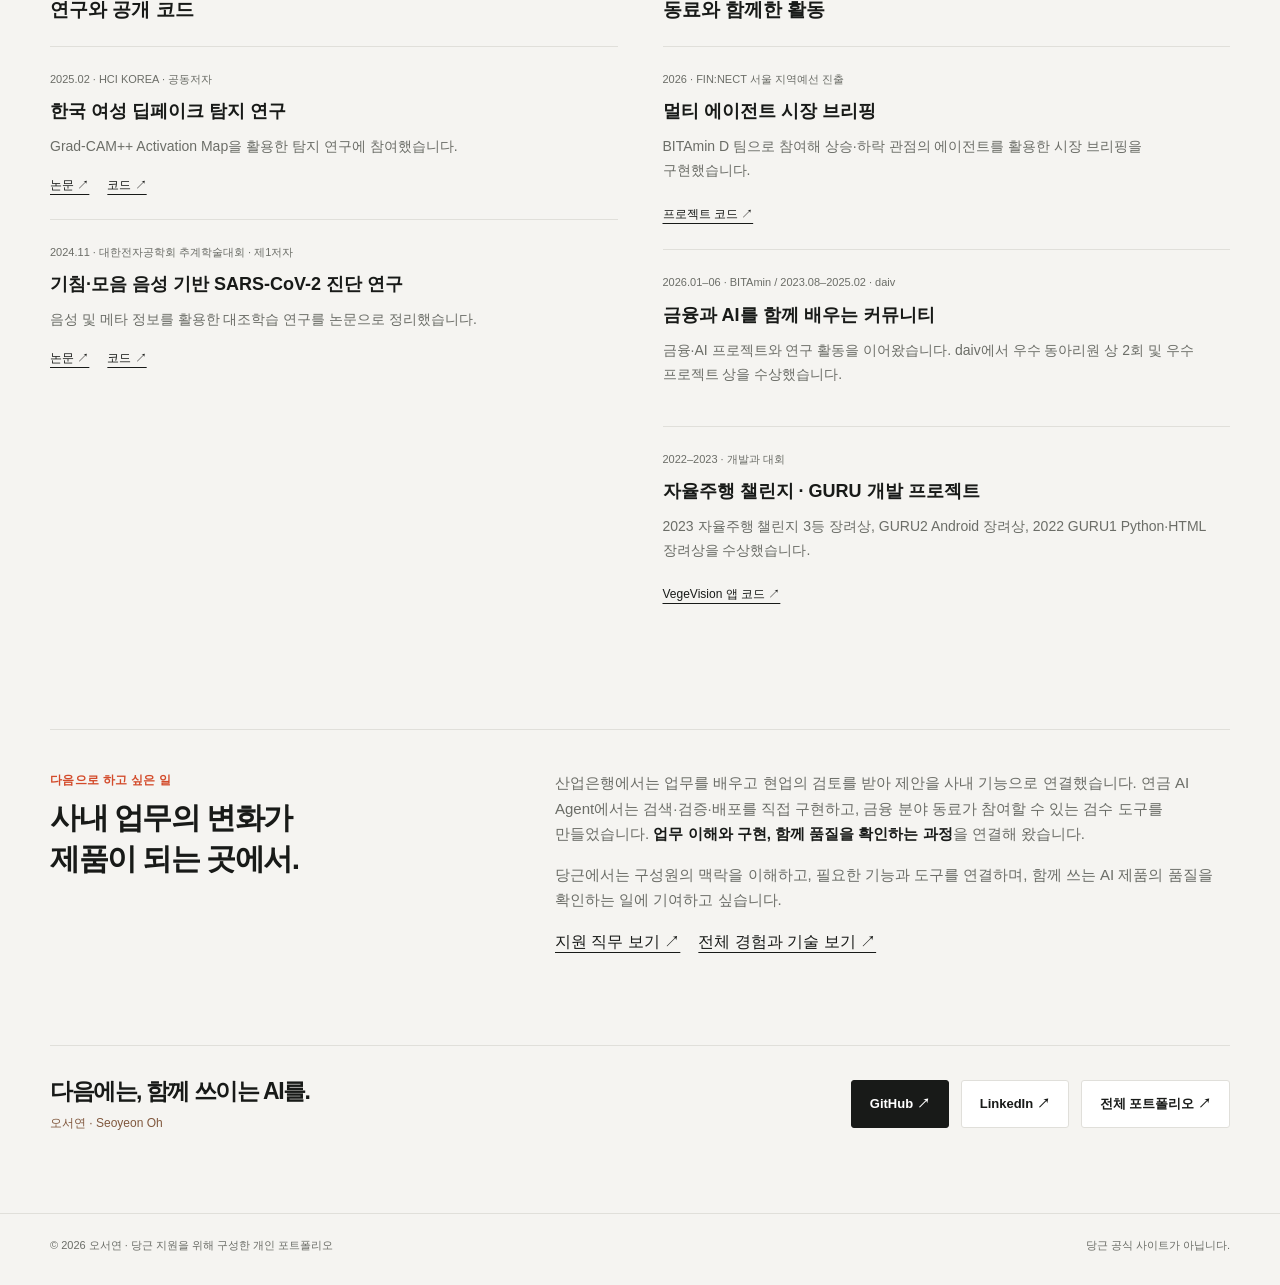
<file: daangn/index.html>
<!doctype html>
<html lang="ko"><head><meta charset="utf-8"><meta name="viewport" content="width=device-width, initial-scale=1"><meta name="robots" content="noindex, nofollow"><meta name="theme-color" content="#ff6f0f"><meta name="description" content="오서연의 당근 AI Productivity & Agents 지원 포트폴리오. 사내 AI 업무 개선, LLM Wiki 실험, 에이전트 설계와 검증."><title>오서연 — 당근을 위한 AI 포트폴리오</title><link rel="icon" href="../assets/favicon.svg">
<style>
:root{--ink:#222522;--muted:#656b65;--orange:#e65000;--bright:#ff6f0f;--cream:#fffaf5;--line:#dedfd7;--green:#235846;--font:-apple-system,BlinkMacSystemFont,'Apple SD Gothic Neo','Noto Sans KR',sans-serif}*{box-sizing:border-box}html{scroll-behavior:smooth;scroll-padding-top:100px}body{margin:0;font-family:var(--font);background:var(--cream);color:var(--ink);word-break:keep-all;line-height:1.7}a{color:inherit;text-underline-offset:5px}button{font:inherit}a:focus-visible,button:focus-visible,summary:focus-visible{outline:3px solid var(--orange);outline-offset:5px}.skip{position:absolute;left:20px;top:-100px}.skip:focus{top:10px;background:white;z-index:20;padding:10px}.wrap{max-width:1160px;margin:auto;padding:0 36px}header{position:sticky;top:0;background:#fffaf5f5;backdrop-filter:blur(12px);z-index:10;border-bottom:1px solid var(--line)}nav{height:77px;display:flex;align-items:center;justify-content:space-between;gap:24px}.name{text-decoration:none;font-size:20px;font-weight:800;letter-spacing:-1px}.name span{color:var(--orange)}.navlinks{display:flex;gap:27px;font-size:13px;font-weight:650}.navlinks a{text-decoration:none}.navlinks a:hover{color:var(--orange)}.eyebrow{font-size:12px;font-weight:800;letter-spacing:1.8px;text-transform:uppercase;color:var(--orange)}.hero{padding:74px 0 60px;display:grid;grid-template-columns:1.22fr 1fr;gap:48px;align-items:center}.pill{display:inline-flex;gap:8px;align-items:center;font-size:12px;font-weight:650;border:1px solid #efc7a8;border-radius:100px;padding:6px 12px;background:#fff1e4}.dot{height:6px;width:6px;background:var(--bright);border-radius:50%}h1{font-size:clamp(39px,4.6vw,61px);line-height:1.21;letter-spacing:-3px;margin:24px 0}h1 em{font-style:normal;color:var(--orange)}.intro{font-size:16px;color:var(--muted);max-width:490px;line-height:1.9}.actions{display:flex;flex-wrap:wrap;gap:12px;margin-top:29px}.btn{padding:12px 18px;border-radius:9px;text-decoration:none;font-size:13px;font-weight:750;border:1px solid var(--line);background:white}.btn.primary{background:var(--ink);color:white;border-color:var(--ink)}.btn:hover{transform:translateY(-2px)}.hero-note{font-size:11px;color:var(--muted);margin-top:22px}.board{border:1px solid #eed3bf;background:#fff1e4;border-radius:24px;padding:27px;position:relative;box-shadow:10px 12px 0 #f2e8dc;transform:rotate(1deg)}.board-top{display:flex;justify-content:space-between;align-items:center;font-size:11px;font-weight:750;color:#8e5635;border-bottom:1px solid #e9cfbb;padding-bottom:18px}.board-title{font-size:23px;line-height:1.4;margin:23px 0 19px;font-weight:800;letter-spacing:-.7px}.flow{display:grid;gap:10px}.flow-row{background:#fffdf9;border:1px solid #ecdccc;border-radius:11px;padding:13px 16px;display:flex;gap:14px;align-items:center}.num{color:var(--orange);font:600 12px monospace}.flow-row strong{display:block;font-size:14px}.flow-row small{color:var(--muted);font-size:11px}.board-foot{display:flex;align-items:center;gap:9px;margin-top:20px;font-size:12px;color:var(--green)}.board-foot span{background:#e2eade;border-radius:5px;padding:3px 7px;font-weight:750}.proof-strip{display:grid;grid-template-columns:repeat(3,1fr);border-top:1px solid var(--line);border-bottom:1px solid var(--line);padding:25px 0;margin-bottom:88px;gap:25px}.proof-strip div+div{border-left:1px solid var(--line);padding-left:30px}.proof-strip strong{display:block;font-size:22px;letter-spacing:-.8px}.proof-strip span{font-size:12px;color:var(--muted)}section{margin-bottom:90px}.section-head{display:flex;justify-content:space-between;gap:24px;align-items:end;margin-bottom:28px}h2{font-size:35px;line-height:1.35;letter-spacing:-1.5px;margin:8px 0 0}.section-head p{max-width:350px;font-size:13px;color:var(--muted);margin:0}.case{background:white;border:1px solid var(--line);border-radius:18px;overflow:hidden}.case-top{padding:29px 32px;display:flex;justify-content:space-between;gap:20px;border-bottom:1px solid var(--line)}.case h3{font-size:23px;line-height:1.4;letter-spacing:-.8px;margin:8px 0}.meta{font-size:11px;color:var(--muted)}.tag{font-size:11px;border-radius:6px;padding:4px 8px;background:#f3f4ef;color:var(--green);white-space:nowrap;align-self:start}.case-grid{display:grid;grid-template-columns:1fr 1fr}.case-copy{padding:28px 32px}.case-copy p{font-size:14px;color:#565e57;margin:0 0 19px}.label{display:block;color:var(--ink);font-size:11px;font-weight:800;letter-spacing:1px;margin-bottom:7px}.result{background:#f5f7f0;padding:28px 32px;border-left:1px solid var(--line)}.result h4{font-size:18px;margin:0 0 13px}.steps{list-style:none;padding:0;margin:0;counter-reset:step}.steps li{font-size:13px;padding:11px 0;border-bottom:1px solid #dfe4d9}.steps li:last-child{border:0}.steps li:before{counter-increment:step;content:'0' counter(step);color:var(--green);font:12px monospace;margin-right:13px}.footnote{font-size:11px!important;color:var(--muted)!important;margin:16px 0 0!important}.wiki{background:#242e28;color:#f6f4eb;padding:39px;border-radius:20px}.wiki .eyebrow{color:#ffa560}.wiki h2{max-width:680px}.wiki-lead{color:#bec8bf;max-width:720px;font-size:15px;margin:20px 0 27px}.experiment-tabs{display:flex;gap:8px;flex-wrap:wrap;margin-bottom:20px}.experiment-tabs button{border:1px solid #58665a;border-radius:7px;background:transparent;color:#dbe2d8;font-size:12px;padding:9px 15px;cursor:pointer}.experiment-tabs button[aria-selected=true]{background:#ffad6e;border-color:#ffad6e;color:#272c26;font-weight:750}.experiment{display:grid;grid-template-columns:1fr 1fr;gap:32px;background:#303d33;border:1px solid #4a594c;border-radius:12px;padding:27px}.experiment[hidden]{display:none}.experiment h3{font-size:20px;line-height:1.5;margin:0 0 14px}.experiment p{font-size:13px;color:#d1dacf;margin:0 0 13px}.experiment .label{color:#ffb37e}.finding{background:#243128;border-radius:8px;padding:21px}.finding strong{display:block;color:#fff3dc;font-size:15px;margin-bottom:10px}.finding p{font-size:12px}.wiki-end{border-top:1px solid #536054;margin-top:25px;padding-top:20px;display:grid;grid-template-columns:1fr 1fr;gap:35px}.wiki-end p{font-size:12px;color:#c5cfc3;margin:6px 0}.wiki-end strong{font-size:13px;color:#f8e6d2}.duo{display:grid;grid-template-columns:1fr 1fr;gap:22px}.project{background:white;border:1px solid var(--line);border-radius:17px;padding:28px}.project h3{font-size:23px;letter-spacing:-.8px;line-height:1.4;margin:12px 0 20px}.project p{font-size:13px;color:var(--muted)}.metric{display:flex;align-items:baseline;gap:10px;padding:18px 0;border-top:1px solid var(--line);border-bottom:1px solid var(--line);margin:22px 0}.metric strong{font-size:34px;line-height:1;color:var(--orange);letter-spacing:-1.5px}.metric span{font-size:11px;color:var(--muted)}.pipeline{font:11px/1.9 monospace;background:#f7f5ef;padding:13px;border-radius:7px;overflow-wrap:anywhere;word-break:normal}.project details{border-top:1px solid var(--line);margin-top:20px;padding-top:15px}summary{font-size:12px;font-weight:750;cursor:pointer}details ul{padding-left:18px;font-size:12px;color:var(--muted)}.why{display:grid;grid-template-columns:.8fr 1.2fr;gap:55px;border-top:1px solid var(--line);padding-top:40px}.why h2{font-size:30px}.why p{font-size:15px;color:var(--muted);margin-top:0}.why strong{color:var(--ink)}.bottom{display:flex;justify-content:space-between;align-items:center;gap:30px;background:#ffead8;border:1px solid #f2cfb3;border-radius:16px;padding:28px 32px;margin-bottom:50px}.bottom h2{font-size:23px;margin:0}.bottom p{font-size:12px;color:#80583e;margin:6px 0 0}footer{border-top:1px solid var(--line);padding:22px 0 30px;font-size:11px;color:var(--muted)}footer .wrap{display:flex;justify-content:space-between;gap:20px}.smalllinks{display:flex;gap:18px}.arrow{color:var(--orange)}@media(max-width:800px){.wrap{padding:0 22px}.navlinks{gap:15px;font-size:11px}.navlinks .optional{display:none}.hero{grid-template-columns:1fr;gap:32px;padding-top:40px}h1{letter-spacing:-2px}.board{transform:none;max-width:560px}.proof-strip{margin-bottom:60px;gap:10px}.proof-strip div+div{padding-left:14px}.proof-strip strong{font-size:18px}.proof-strip span{font-size:10px}.section-head{display:block}.section-head p{margin-top:15px}.case-grid,.duo,.experiment,.wiki-end,.why{grid-template-columns:1fr}.result{border-left:0;border-top:1px solid var(--line)}.wiki{padding:25px}.experiment{padding:21px;gap:12px}.wiki-end{gap:15px}.why{gap:20px}.bottom{display:block}.bottom .actions{margin-top:20px}.case-top,.case-copy,.result{padding:23px}.case-top{display:block}.tag{display:inline-block;margin-top:8px}h2{font-size:29px}section{margin-bottom:60px}footer .wrap{flex-direction:column;gap:8px}}@media(prefers-reduced-motion:reduce){html{scroll-behavior:auto}.btn:hover{transform:none}}

.wiki-map{margin:28px 0 30px;border:1px solid #576558;border-radius:14px;overflow:hidden;background:#29352d}.map-head{padding:21px 24px;border-bottom:1px solid #526052}.map-head h3{margin:0;font-size:20px;letter-spacing:-.5px}.map-head p{margin:7px 0 0;color:#bfcdbf;font-size:12px}.map-body{padding:24px}.map-kicker{font:700 10px monospace;letter-spacing:1.3px;color:#ffb37e;margin-bottom:13px}.ingest-flow{display:grid;grid-template-columns:repeat(4,1fr);gap:20px}.map-node{position:relative;border:1px solid #667667;background:#344437;border-radius:9px;padding:16px 13px;min-width:0}.map-node b{display:block;font-size:13px;color:#fff5e6}.map-node span{display:block;margin-top:6px;font-size:11px;color:#bdccbc}.ingest-flow .map-node:not(:last-child):after{content:'→';position:absolute;right:-17px;top:24px;color:#ffb37e}.map-number{font:11px monospace;color:#ffb37e;margin-bottom:7px}.map-check{font-size:11px;color:#d3dfd0;border:1px dashed #728370;border-radius:7px;padding:12px 15px;margin-top:14px}.graph-area{display:grid;grid-template-columns:1fr 42px 1.15fr 42px 1fr;align-items:center;gap:0;margin:17px 0}.graph-col{display:grid;gap:12px}.graph-arrow{text-align:center;color:#ffb37e;font-size:23px}.graph-core{border-color:#e9a26b;background:#444b37}.graph-core b{color:#ffd9ac}.graph-caption{font-size:11px;color:#bed0bf;margin:16px 0 0}.query-path{display:flex;align-items:center;flex-wrap:wrap;gap:9px;font-size:12px;margin-top:17px}.query-path span{padding:7px 11px;border-radius:6px;background:#344437;border:1px solid #596b59}.query-path i{font-style:normal;color:#ffb37e}.map-divider{height:1px;background:#526052;margin:24px 0}.trace{font-size:11px;line-height:1.9;background:#1f2c24;border-radius:7px;padding:13px 15px;color:#c9d8c9;margin-top:15px}.trace b{color:#fce0bf}.diagram-note{font-size:10px;color:#b8c9b8!important;margin:15px 0 0!important}@media(max-width:600px){.map-body,.map-head{padding:18px}.ingest-flow{grid-template-columns:1fr 1fr;gap:12px}.ingest-flow .map-node:after{display:none}.graph-area{grid-template-columns:1fr;gap:9px}.graph-arrow{transform:rotate(90deg);font-size:19px;line-height:1}.graph-col{grid-template-columns:1fr 1fr;gap:9px}.map-node{padding:12px}.graph-caption{font-size:10px}}

/* Editorial portfolio: work and chronology before decorative cards. */
:root{--cream:#f8f7f3;--orange:#ce4a22;--line:#d6d6ce}.wrap{max-width:1220px;padding:0 44px}header{background:#f8f7f3f5}nav{height:80px}.name{letter-spacing:-.8px}.name span{color:var(--ink)}.opening{padding:72px 0 0;margin-bottom:100px}.opening-meta{font-size:13px;display:flex;justify-content:space-between;gap:20px}.opening-meta span{color:var(--muted);font-size:11px}.opening h1{font-size:clamp(42px,5.8vw,76px);letter-spacing:-3.8px;line-height:1.2;margin:40px 0}.opening-bottom{display:flex;align-items:end;justify-content:space-between;gap:30px}.opening-bottom p{font-size:16px;line-height:1.9;color:var(--muted)}.opening-bottom a{font-size:13px;white-space:nowrap;margin-bottom:20px}.work-index{display:grid;grid-template-columns:repeat(3,1fr);border-top:1px solid var(--ink);border-bottom:1px solid var(--line);margin-top:42px}.work-index a{text-decoration:none;padding:26px 24px 28px 0}.work-index a+a{border-left:1px solid var(--line);padding-left:28px}.work-index span,.work-index small{display:block;font-size:11px;color:var(--muted)}.work-index strong{display:block;font-size:24px;line-height:1.45;letter-spacing:-.8px;margin:18px 0}.work-index a:hover strong{color:var(--orange)}.journey{display:grid;grid-template-columns:1fr 1.3fr;gap:70px;padding-bottom:30px}.journey h2{font-size:30px}.journey-title>p:last-child{font-size:13px;color:var(--muted);margin-top:20px}.journey ol{padding:0;margin:0;list-style:none}.journey li{display:grid;grid-template-columns:110px 1fr;gap:20px;padding:21px 0;border-top:1px solid var(--line)}.journey time{font:12px monospace;color:var(--orange);padding-top:4px}.journey h3{font-size:17px;margin:0 0 8px}.journey li p{font-size:13px;color:var(--muted);margin:0}.eyebrow{letter-spacing:.3px}.section-head{border-top:1px solid var(--ink);padding-top:25px;margin-bottom:35px}h2{font-size:38px}.case{border:0;border-radius:0;background:transparent}.case-top{padding:10px 0 25px}.case-copy{padding:30px 35px 25px 0}.result{background:#eeeee6;border:0;padding:30px}.tag{background:none;border:1px solid var(--line);border-radius:0}.steps li{padding:15px 0}.duo{display:block}.project{display:grid;grid-template-columns:1fr 1fr;gap:55px;padding:45px 0;border:0;border-top:1px solid var(--line);border-radius:0;background:transparent;align-items:center}.project h3{font-size:32px}.project p{font-size:14px}.project .pipeline{background:transparent;padding:0;color:var(--green)}.metric{margin:25px 0 15px}.artifact{margin:0;background:#e9ede6;border:1px solid #d3dacf;padding:30px;color:#26352b;min-width:0}.artifact figcaption{font-size:10px;color:#5d695d;line-height:1.6;margin-bottom:28px}.query-example{font-size:19px;font-weight:650;margin-bottom:25px}.artifact pre{font:14px/2 monospace;background:#f8faf5;padding:23px;overflow-x:auto}.route{display:flex;gap:8px;flex-wrap:wrap;margin-top:25px}.route>*{border:1px solid #9aa897;padding:7px 12px;font:11px monospace}.route b{background:#2d4c3c;color:white}.artifact>p{font-size:11px;color:#5d695d;margin-top:24px}.paper{background:#f0ebe2;border-color:#dfd7c9}.review-pair{display:grid;grid-template-columns:1fr 20px 1fr;align-items:center;gap:10px}.review-pair>div{background:#fffdf8;padding:20px 14px;min-height:180px;border:1px solid #ded7ca}.review-pair small{font-size:12px}.paper-line{height:7px;background:#e4e2d9;margin-top:15px}.paper-line.selected{background:#e9b796}.chunk{margin-top:23px;background:#f3e2d0;padding:15px 8px;font-size:13px}.chunk span{font-size:10px;color:#796c60}.review-note{font-size:12px;margin-top:24px}.wiki{border-radius:0;padding:42px;margin-top:35px}.wiki-map{border-radius:0}.map-node,.trace,.finding,.experiment{border-radius:2px}.wiki h2{font-size:38px}.bottom{background:none;border:0;border-top:1px solid var(--ink);border-radius:0;padding:30px 0}.btn{border-radius:3px}.why{margin-top:100px}.footnote{line-height:1.8}.artifact pre{tab-size:2}@media(max-width:800px){.wrap{padding:0 24px}.opening{padding-top:35px;margin-bottom:65px}.opening-meta{display:block}.opening-meta span{display:block;margin-top:8px}.opening h1{letter-spacing:-2px;margin:30px 0}.opening-bottom{display:block}.opening-bottom p{font-size:14px}.opening-bottom a{display:inline-block;margin-top:12px}.work-index strong{font-size:18px}.work-index a+a{padding-left:15px}.work-index a{padding-right:12px}.journey{grid-template-columns:1fr;gap:25px}.journey li{grid-template-columns:90px 1fr;gap:15px}.project{grid-template-columns:1fr;gap:25px}.artifact{padding:24px}.case-copy{padding:25px 0}.wiki{padding:25px}.wiki h2,h2{font-size:30px}.navlinks{gap:15px}.why{margin-top:65px}}@media(max-width:450px){.opening h1{font-size:39px}.work-index{grid-template-columns:1fr}.work-index a,.work-index a+a{border-left:0;border-bottom:1px solid var(--line);padding:18px 0}.work-index strong{margin:8px 0;font-size:20px}.work-index strong br{display:none}.journey li{grid-template-columns:1fr;gap:8px}.name{font-size:17px}.navlinks{font-size:11px}.artifact pre{font-size:12px}.review-pair>div{padding:14px 10px}}

/* Reference-aligned floating navigation, highlighted headline and work gallery. */
:root{--cream:#f5f4f1;--orange:#d34b2b;--surface:#fffefa;--ink:#181a18;--muted:#6b6d67;--line:#e0dfda}html{scroll-padding-top:140px}header{position:fixed;top:26px;left:50%;transform:translateX(-50%);width:max-content;max-width:calc(100% - 32px);border:1px solid #deddd9;border-radius:999px;background:#faf9f6eb;backdrop-filter:blur(20px);box-shadow:0 15px 45px #191b1810;z-index:20}header nav{height:78px;padding:0 18px 0 32px;gap:36px;display:flex;max-width:none}.name{font-size:25px;white-space:nowrap;letter-spacing:-1px}.navlinks{gap:27px;font-size:17px;font-weight:400;white-space:nowrap;color:#65665f}.nav-contact{font-size:16px;text-decoration:none;color:var(--muted);white-space:nowrap}.theme-toggle{border:0;border-radius:50%;width:50px;height:50px;flex-shrink:0;background:#eeede9;color:#181a18;cursor:pointer;font-size:28px;display:grid;place-items:center}.theme-toggle:hover{background:#e3e1da}.wrap{max-width:1380px;padding:0 50px}.opening{padding:165px 0 55px;margin-bottom:50px}.hero-layout{display:grid;grid-template-columns:1.25fr 1fr;align-items:center;gap:55px;min-height:600px}.opening-meta{display:inline-block;font-size:12px;letter-spacing:1px;border:1px solid var(--line);border-radius:999px;padding:7px 15px;background:var(--surface);margin:0 0 24px}.opening h1{font-size:clamp(40px,4.7vw,68px);letter-spacing:-3px;line-height:1.42;margin:0 0 28px}.opening h1 span{background:var(--orange);color:#fff;box-decoration-break:clone;-webkit-box-decoration-break:clone;border-radius:7px;padding:1px 9px 5px;white-space:nowrap}.hero-description{font-size:15px;line-height:1.9;color:var(--muted)}.hero-application{font-size:11px;color:var(--muted);margin:15px 0 30px}.hero-actions{display:flex;gap:12px;flex-wrap:wrap}.hero-actions a{display:flex;gap:22px;align-items:center;text-decoration:none;font-size:13px;font-weight:650;border-radius:999px;padding:9px 10px 9px 23px}.hero-primary{background:#191b18;color:#fff}.hero-secondary{background:#eae9e4;color:#191b18}.hero-actions span{display:grid;place-items:center;border-radius:50%;width:38px;height:38px;background:#ffffff20;font-size:18px}.hero-secondary span{background:#faf9f6}.hero-gallery{position:relative;display:grid;grid-template-columns:1fr 1fr;gap:16px;padding:18px 0 38px}.gallery-column{display:grid;gap:16px;align-content:start}.gallery-column:nth-child(2){padding-top:45px}.preview-card{display:block;text-decoration:none;border:1px solid #deded6;border-radius:18px;padding:16px;background:#eeeee8;box-shadow:0 3px 0 #00000004;transition:transform .2s}.preview-card:hover{transform:translateY(-5px)}.preview-label{font-size:11px;color:#6a7068;display:block;margin-bottom:18px}.preview-card small{font-size:10px;display:block;margin-top:16px;color:#73786f}.mini-question{background:#fffefa;border:1px solid #deded7;border-radius:8px;font-size:12px;padding:12px}.preview-card pre{font:10px/2 monospace;color:#45614f;white-space:pre-wrap;margin:15px 0}.mini-tags{display:flex;gap:5px;font-size:9px}.mini-tags>*{padding:4px 8px;background:#e0e5da;border-radius:5px}.mini-tags b{background:#34523d;color:white}.mini-docs{display:grid;grid-template-columns:1fr 1fr;gap:9px}.mini-docs>div{background:#fffef9;padding:12px 9px;font-size:10px;min-height:120px;border:1px solid #e0dcd1}.mini-docs i{display:block;height:6px;background:#dfddd4;margin-top:15px}.mini-docs i:nth-of-type(2){background:#eab99b}.preview-wiki{background:#263c30;border-color:#364e40}.preview-wiki .preview-label,.preview-wiki small{color:#c1cdbd}.mini-graph{text-align:center;color:#e8eade;padding:10px 0}.mini-graph>b{display:block;margin:auto;border:1px solid #667c65;width:85%;padding:10px;font-size:12px;border-radius:7px}.mini-graph>span{display:block;margin:8px}.mini-graph>div{display:flex;gap:8px;justify-content:center}.mini-graph>div b{border:1px solid #667c65;padding:8px;font-size:11px;border-radius:7px}.preview-kdb{background:#f1e7dd}.preview-kdb strong{font-size:16px;display:block;line-height:1.65;color:#755440}.gallery-caption{position:absolute;bottom:0;width:100%;text-align:center;font-size:9px;color:var(--muted)}.journey{margin-top:40px;border-top:1px solid var(--line);padding-top:50px}.section-head{border-top:0}.case,.project{background:var(--surface);border:1px solid var(--line);border-radius:26px;padding:35px;margin-bottom:30px}.case-top{padding-top:0}.case-copy{padding-bottom:0}.result{border-radius:16px}.project{gap:40px}.artifact{border-radius:17px}.wiki{border-radius:26px}.bottom{border-color:var(--line)}.skip:focus{position:fixed}.theme-toggle:focus-visible{outline:3px solid var(--orange);outline-offset:4px}
html[data-theme="dark"]{color-scheme:dark;--cream:#171a18;--surface:#222823;--ink:#f0f0e9;--muted:#b1b6ad;--line:#3e453f;--green:#a9c9ae}html[data-theme="dark"] header{background:#252b26eb;border-color:#424940;box-shadow:0 15px 45px #0004}html[data-theme="dark"] .navlinks{color:#c7cdc3}html[data-theme="dark"] .theme-toggle{background:#373f37;color:#f5f4ed}html[data-theme="dark"] .result{background:#303b30}html[data-theme="dark"] .case-copy p{color:#bdc6ba}html[data-theme="dark"] .steps li{border-color:#465041}html[data-theme="dark"] .hero-secondary{background:#353c34;color:#eee}html[data-theme="dark"] .hero-secondary span{background:#4b5348}html[data-theme="dark"] .btn{background:#303a31;color:#f0f1e8}html[data-theme="dark"] .btn.primary{background:#e5e8dd;color:#20271f}html[data-theme="dark"] .bottom p{color:#c1c9bb}
@media(max-width:1000px){header nav{gap:24px;height:68px;padding-left:25px}.navlinks{font-size:15px;gap:20px}.nav-contact{font-size:13px}.name{font-size:22px}.hero-layout{gap:30px}.wrap{padding:0 30px}.opening h1{font-size:clamp(35px,4.7vw,55px);letter-spacing:-2px}}
@media(max-width:760px){header{top:14px;width:calc(100% - 28px)}header nav{height:62px;padding:0 10px 0 20px;gap:15px;justify-content:space-between}.nav-contact{display:none}.navlinks{gap:16px;font-size:13px}.name{font-size:21px}.theme-toggle{width:40px;height:40px;font-size:24px}.opening{padding-top:115px}.hero-layout{grid-template-columns:1fr;gap:25px;min-height:0}.opening h1{font-size:clamp(38px,7.5vw,57px)}.hero-gallery{max-width:520px;width:100%;margin:auto}.gallery-column:nth-child(2){padding-top:25px}.hero-description{font-size:14px}.hero-application{margin-bottom:23px}.project,.case{padding:23px;border-radius:20px}.result{margin-top:22px;padding:22px}.journey{padding-top:35px}.opening{margin-bottom:30px}.wiki{border-radius:20px}}
@media(max-width:380px){.navlinks{gap:10px;font-size:12px}.name{font-size:19px}header nav{gap:10px}.wrap{padding:0 20px}.opening h1{font-size:36px}.preview-card{padding:12px}.mini-tags>*{padding:4px}.hero-actions a{gap:12px;padding-left:16px}}
@media(prefers-reduced-motion:reduce){.preview-card{transition:none}.preview-card:hover{transform:none}}
.preview-card{color:#29382d}.preview-wiki{color:#e8eade}
.project-stack{position:relative;isolation:isolate}.stack-layer{position:sticky;top:calc(116px + var(--stack-index)*14px);z-index:calc(1 + var(--stack-index));margin-bottom:32vh}.stack-layer>.case,.stack-layer>.project{margin-bottom:0;box-shadow:0 -12px 35px #181d1710;background:var(--surface)}.stack-tail{height:24vh}.stack-layer.stack-static{position:relative;top:auto;margin-bottom:28px}.project-stack.all-static .stack-tail{height:0}html[data-theme="dark"] .stack-layer>article{box-shadow:0 -12px 35px #0005}@media(max-width:800px),(prefers-reduced-motion:reduce){.stack-layer{position:relative;top:auto;margin-bottom:25px}.stack-tail{height:0}}
@media(min-width:801px){.stack-layer>.project{padding:28px 35px}.stack-layer .project h3{margin:8px 0 14px}.stack-layer .project p{margin:10px 0}.stack-layer .project .footnote{margin-top:12px!important}}
.wiki-project{margin:0;padding:35px}.wiki-project .meta{color:#c2cebe}.wiki-project h3{font-size:30px;line-height:1.35;letter-spacing:-1px;margin:12px 0 18px}.wiki-project .wiki-lead{font-size:14px;max-width:900px;margin:0 0 24px}.wiki-summary{display:grid;grid-template-columns:1fr 1fr;gap:40px}.wiki-summary .label{color:#ffb37e}.wiki-summary p,.wiki-summary ul{font-size:13px;color:#d1dacf;margin:8px 0;line-height:1.9}.wiki-summary ul{padding-left:18px}.wiki-delivery{display:flex;gap:20px;border-top:1px solid #526052;padding-top:18px;margin-top:18px;font-size:12px;color:#d1dacf}.wiki-delivery strong{color:#ffe0c5}.wiki-details{border-top:1px solid #526052;margin-top:18px;padding-top:16px}.wiki-details summary{color:#f8e6d2}.wiki-detail-body{padding-top:24px}.stack-layer>.wiki-project{background:#242e28!important;color:#f6f4eb;border:1px solid #526052;box-shadow:0 -12px 35px #181d1710}.wiki-project .wiki-map{margin-bottom:0}@media(max-width:800px){.wiki-summary{grid-template-columns:1fr;gap:15px}.wiki-project{padding:23px}.wiki-project h3{font-size:25px}}
.org-meta{display:flex;align-items:center;gap:14px;flex-wrap:wrap}.org-mark{display:inline-flex;align-items:center;justify-content:center;background:#fff;border-radius:5px;padding:7px 10px;flex-shrink:0}.org-mark img{display:block;width:125px;height:28px;object-fit:contain}.wiki-project .org-mark{padding:6px 9px}@media(max-width:600px){.org-meta{gap:8px}.org-mark img{width:110px;height:25px}}.support-grid,.record-columns{display:grid;grid-template-columns:1fr 1fr;gap:45px}.support-item{border-top:1px solid var(--line);padding:28px 0}.support-item h3{font-size:27px;line-height:1.4;letter-spacing:-.8px;margin:22px 0}.support-item p,.record p{font-size:14px;color:var(--muted)}.work-note{border-left:2px solid var(--orange);padding-left:14px;margin:22px 0;font-size:12px;color:var(--muted)}.evidence-link,.record .smalllinks{font-size:12px}.record-columns>div>h3{font-size:19px;margin:0 0 20px}.record{border-top:1px solid var(--line);padding:23px 0}.record h4{font-size:18px;line-height:1.5;margin:10px 0}.record p{margin:10px 0 16px}.detail-notes h4{font-size:14px;margin:22px 0 8px}.detail-notes .smalllinks{font-size:12px;margin-top:18px}.smalllinks{flex-wrap:wrap}@media(max-width:800px){.support-grid,.record-columns{grid-template-columns:1fr;gap:20px}.support-item h3{font-size:24px}}.org-mark img[alt="미래에셋증권"]{height:44px;width:125px}.review-capture{padding:20px;background:var(--surface);border-color:var(--line);color:var(--ink)}.review-capture img{display:block;width:100%;height:auto;border:1px solid var(--line);border-radius:6px}.review-capture figcaption,.review-capture>p{color:var(--muted)}.review-capture figcaption{margin-bottom:15px}</style></head><body>
<a class="skip" href="#main">본문으로 바로가기</a><header><nav aria-label="주요 메뉴"><a class="name" href="#main">오서연</a><div class="navlinks"><a href="#impact">프로젝트</a><a href="#wiki">Wiki 실험</a><a href="#journey">발자취</a></div><a class="nav-contact" href="https://github.com/sohds">github.com/sohds ↗</a><button class="theme-toggle" id="theme-toggle" aria-label="다크 모드 켜기" aria-pressed="false"><span aria-hidden="true">◐</span></button></nav></header>
<main id="main" class="wrap"><section class="opening"><div class="hero-layout"><div class="hero-copy"><p class="opening-meta">AI 개발 · 오서연</p><h1><span>질문을 해석하고,</span><br><span>업무에 쓰이는</span><br><span>AI를 만듭니다.</span></h1><p class="hero-description">현업의 요구를 사내 AI 기능으로 연결하고,<br>검색·검증·배포와 동료를 위한 검수 도구를 구현했습니다.</p><p class="hero-application">당근 AI Productivity &amp; Agents 지원 포트폴리오</p><div class="hero-actions"><a href="#impact" class="hero-primary">프로젝트 보기 <span>↓</span></a><a href="#journey" class="hero-secondary">지나온 과정 <span>↗</span></a></div></div><div class="hero-gallery" aria-label="프로젝트 구조를 재구성한 설명용 미리보기"><div class="gallery-column"><a class="preview-card preview-qa" href="#engineering"><span class="preview-label">AI Sales Assistant</span><div class="mini-question">A 상품의 가격은?</div><pre>Intent  → QA
Entity  → A 상품, 가격</pre><div class="mini-tags"><b>QA</b><span>대화</span><span>추천</span></div><small>질문의 의도를 모듈로 연결</small></a><a class="preview-card preview-review" href="#pension"><span class="preview-label">연금 AI Agent</span><div class="mini-docs"><div>원문<i></i><i></i><i></i><i></i></div><div>검색 청크<i></i><i></i><i></i></div></div><small>원문과 청크를 함께 검수</small></a></div><div class="gallery-column"><a class="preview-card preview-wiki" href="#wiki"><span class="preview-label">LLM Wiki</span><div class="mini-graph"><b>원본</b><span>↓</span><b>규칙 · 근거</b><span>↙ &nbsp; ↘</span><div><b>엔티티</b><b>개념</b></div></div><small>나누고 연결하고 다시 찾기</small></a><a class="preview-card preview-kdb" href="#impact"><span class="preview-label">한국산업은행</span><strong>업무 이해<br>↓<br>역할별 프롬프트<br>↓<br>현업 검토</strong><small>사내 기능으로 이어진 제안</small></a></div><p class="gallery-caption">프로젝트 구조를 재구성한 설명용 도식</p></div></div></section>
<section id="journey" class="journey"><div class="journey-title"><p class="eyebrow">지나온 과정</p><h2>만들고, 확인하고,<br>쓰이는 곳을 넓혀왔습니다.</h2><p>각 경험에서 맡았던 일과 배운 점입니다.</p></div><ol>
<li><time>2024</time><div><h3>대화의 의도를 구조로 옮기기</h3><p>정보경영연구실(현 이화여자대학교) · AI Sales Assistant<br>Intent·Entity 추출, QA·추천 모듈과 통합 API를 맡았습니다.</p></div></li>
<li><time>2025</time><div><h3>생성한 결과로 평가 기준 만들기</h3><p>이화여자대학교 정보경영연구실 · 고스트 마네킹 이미지 생성<br>생성 프롬프트 구성과 평가 루브릭 설계를 담당했습니다.</p></div></li>
<li><time>2026.06–08</time><div><h3>현업의 피드백을 기능에 반영하기</h3><p>한국산업은행 인턴<br>여신 업무 보조 기능을 제안·설계하고, 규정 Wiki PoC의 비교 실험을 진행했습니다.</p></div></li>
<li><time>2026.07–09</time><div><h3>동료의 검수부터 배포까지 연결하기</h3><p>미래에셋증권 AI Festival 공모전 · 연금 AI Agent<br>금융 팀원과 함께 기술 구현, 검수 도구, 평가와 서버 배포를 연결했습니다.</p></div></li>
</ol></section>
<section id="impact" class="project-section"><div class="section-head"><div><div class="eyebrow">프로젝트</div><h2>직접 맡고, 만들고,<br>확인한 일들.</h2></div><p>현업의 피드백을 반영한 기능부터<br>질의 해석과 근거 검증까지.</p></div><div class="project-stack"><div class="stack-layer" style="--stack-index:0"><article class="case"><div class="case-top"><div><div class="meta org-meta"><span class="org-mark"><img src="../assets/korea-development-bank.png" alt="한국산업은행" loading="lazy"></span>한국산업은행 · AI디지털전략부 인턴 · 2026.06—08</div><h3>여신승인신청서 RM 종합의견 초안 작성<br>AI Assistant 기능 개발</h3></div><span class="tag">System Prompt / Domain / Feedback</span></div><div class="case-grid"><div class="case-copy"><span class="label">제가 맡은 일</span><p>여신승인신청서의 종합의견 작성 보조 기능을 제안하고, 시스템 프롬프트를 설계해 KDB GPT WebUI에서 실행·검토했습니다. 기존 서비스 코드와 개발 서버 접근이 제한된 환경에서 맡은 구현 범위입니다.</p><span class="label">사용자마다 다른 판단 기준</span><p>여신 교재 6권과 신청서를 분석해 영업 담당자와 심사역의 관점을 구분했습니다. 지점 실무진의 검토를 받아 작성 지침과 현장 관행의 차이를 보완했습니다.</p></div><div class="result"><h4>제안이 실제 기능이 되기까지</h4><ol class="steps"><li>업무 문서에서 과제를 발견하고 기능 제안</li><li>역할별 시스템 프롬프트 설계와 WebUI 실행</li><li>현업 검토를 반영한 개선</li><li>회장 보고의 팀 사례 · KDB GPT 정식 배포</li></ol><p class="footnote">제 기여는 제안·프롬프트 설계·실행 및 검토입니다. 서비스 코드 반영과 배포는 담당자들이 진행했습니다.</p></div></div></article></div><div class="stack-layer" style="--stack-index:1"><article id="wiki" class="wiki wiki-project"><div class="meta org-meta"><span class="org-mark"><img src="../assets/korea-development-bank.png" alt="한국산업은행" loading="lazy"></span>한국산업은행 인턴 · 모델 및 Wiki 구조 비교 실험</div><h3>행내 전결권 규정의<br>LLM Wiki 구축 PoC</h3><p class="wiki-lead">전결권 규정을 구조화된 Wiki로 변환하는 과정에서 모델별 산출물, 개정 처리, 문서 구성 방식을 비교했습니다.</p><div class="wiki-summary"><div><span class="label">과제와 내 역할</span><p>규정의 조건·예외·출처를 보존하면서 갱신하고 재사용할 수 있는 구성을 검토했습니다. 주어진 지침과 스키마를 기반으로 모델별 변환 결과와 직급·업무별 문서 구성을 비교했습니다.</p></div><div><span class="label">실험에서 확인한 것</span><ul><li>모델별 누락·깨진 링크·원본에 없는 내용 생성</li><li>개정 시 규칙 ID 재사용과 삭제된 예외의 이력 소실</li><li>5개 업무 영역 비교에서 확인한 세분화 기준의 필요성</li></ul></div></div><div class="wiki-delivery"><strong>산출물</strong><span>비교 실험 기록 · 스키마 개선 제안</span></div><details class="wiki-details"><summary>실험별 발견과 Wiki 구조 자세히 보기</summary><div class="wiki-detail-body"><div class="experiment-tabs" role="tablist" aria-label="Wiki 실험 선택"><button id="tab-model" role="tab" aria-selected="true" aria-controls="panel-model" tabindex="0">01 모델 비교</button><button id="tab-revision" role="tab" aria-selected="false" aria-controls="panel-revision" tabindex="-1">02 개정 처리</button><button id="tab-structure" role="tab" aria-selected="false" aria-controls="panel-structure" tabindex="-1">03 구조의 확장</button></div>
<div id="panel-model" class="experiment" role="tabpanel" aria-labelledby="tab-model"><div><span class="label">QUESTION</span><h3>같은 원본을 주면,<br>같은 수준의 Wiki가 만들어질까?</h3><p>동일한 규정 샘플로 모델별 ingest 산출물을 비교했습니다. 필수 섹션의 누락, 깨진 링크, 원본에 없는 내용 생성을 확인했습니다.</p></div><div class="finding"><strong>발견 → 형식과 원본 충실성도 품질이다</strong><p>내용이 그럴듯해 보여도 필수 섹션이 빠지거나 연결이 깨질 수 있었습니다. 원본을 옮기지 않는 동작에서는 지시문의 ‘이동’과 ‘수정’ 구분이 모호했던 점도 확인했습니다.</p><p>모델 선택과 함께, 지시문과 산출물의 검증 기준을 살펴봐야 했습니다.</p></div></div>
<div id="panel-revision" class="experiment" role="tabpanel" aria-labelledby="tab-revision" hidden><div><span class="label">QUESTION</span><h3>개정 문서를 넣으면<br>기존 지식은 어떻게 바뀔까?</h3><p>같은 문서 ID를 가진 개정판을 넣었습니다. 개정 여부를 명시하지 않았을 때는 충돌로 처리됐고, 개정판임을 밝힌 뒤에는 연결된 엔티티 갱신을 관찰했습니다.</p></div><div class="finding"><strong>발견 → 갱신 성공과 이력 보존은 다르다</strong><p>과거 규칙의 ID가 새 내용에 재사용되고, 삭제된 예외가 별도의 이력 없이 사라지는 문제를 발견했습니다.</p><p>이력 보존 문제를 비교 실험 기록과 스키마 개선 제안으로 남겼습니다.</p></div></div>
<div id="panel-structure" class="experiment" role="tabpanel" aria-labelledby="tab-structure" hidden><div><span class="label">QUESTION</span><h3>직급별로 모을까,<br>업무별로 나눌까?</h3><p>직급 중심과 업무 중심의 엔티티 구성을 비교하고, 여신·수신·기획·인사·예산의 5개 영역을 누적해 파일 구성이 어떻게 변하는지 살폈습니다.</p></div><div class="finding"><strong>발견 → 업무별 구성에도 조건이 필요하다</strong><p>여러 영역의 규칙이 한 직급 파일에 쌓였습니다. 하지만 업무별 구성에서도 하위 항목을 한데 묶으면 파일이 커졌습니다.</p><p>‘업무별이 더 낫다’는 결론은 항목을 나누는 경계를 명확히 할 때 유지됐습니다. 파일 크기를 검색 성능으로 해석하지는 않았습니다.</p></div></div>
<div class="wiki-map" aria-label="일반화한 LLM Wiki 처리 흐름과 문서 연결 구조">
<div class="map-head"><h3>원본을 읽고, 연결하고, 다시 찾아 쓰는 구조</h3><p>저장소의 지침과 스키마를 바탕으로 재구성한 개념도입니다. 실제 규정 내용과 내부 식별자는 포함하지 않았습니다.</p></div>
<div class="map-body"><div class="map-kicker">A / INGEST WORKFLOW</div><div class="ingest-flow">
<div class="map-node"><div class="map-number">01 INPUT</div><b>원본 확인</b><span>문서 식별 · 시행 기간 · 상태</span></div>
<div class="map-node"><div class="map-number">02 EXTRACT</div><b>규칙과 예외 추출</b><span>의미 단위로 분리<br>주장마다 출처 연결</span></div>
<div class="map-node"><div class="map-number">03 LINK</div><b>Wiki 생성 또는 갱신</b><span>기존 페이지 확인<br>관련 문서 상호 연결</span></div>
<div class="map-node"><div class="map-number">04 RECORD</div><b>색인·이력 갱신</b><span>처리 기록 작성<br>원본 보관</span></div></div>
<div class="map-check"><b>별도 Lint 절차</b> · 출처 누락 / 끊어진 링크 / 고립된 페이지 / 규칙 누락 및 충돌 점검</div>
<p class="diagram-note">LLM이 지침을 따라 파일을 처리하는 흐름을 요약했습니다. 단계별 독립 에이전트나 자동 검사 파이프라인이 모두 구현됐다는 의미는 아닙니다.</p>
<div class="map-divider"></div><div class="map-kicker">B / KNOWLEDGE LINKS</div>
<div class="graph-area"><div class="graph-col"><div class="map-node"><b>보관 원본 A</b><span>제목 위치와 줄 범위</span></div><div class="map-node"><b>보관 원본 B</b><span>제목 위치와 줄 범위</span></div></div><div class="graph-arrow" aria-label="출처 인용">↔</div><div class="map-node graph-core"><div class="map-number">RULE PAGE</div><b>규칙 페이지</b><span>주장 · 예외 · 시행 기간<br>검토 상태 · 주장별 인용</span></div><div class="graph-arrow" aria-label="상호 참조">↔</div><div class="graph-col"><div class="map-node"><b>엔티티 페이지</b><span>역할·대상과 관련 규칙</span></div><div class="map-node"><b>개념 페이지</b><span>정의와 관련 문서</span></div></div></div>
<div class="trace"><b>주장 하나에서 근거까지 되짚기</b><br>Wiki의 주장 → 출처 문서 식별자 → 원문의 제목 경로 → 시작·종료 줄<br>각 주장의 근거 위치를 남기도록 스키마에서 요구하는 구조입니다. 실험에서는 실제 산출물이 이 기준을 지키는지도 확인했습니다.</div>
<p class="graph-caption">화살표는 문서 간 근거·참조 관계를 나타냅니다. ‘원본 A/B’와 페이지 배치는 설명용이며 실제 문서명이나 연결 개수를 재현하지 않았습니다.</p>
<div class="map-divider"></div><div class="map-kicker">C / QUERY WORKFLOW</div><div class="query-path"><span>사용자 질문</span><i>→</i><span>Wiki 색인</span><i>→</i><span>관련 페이지</span><i>→</i><span>근거를 표시한 답변</span></div><p class="graph-caption">필요하면 보관 원본을 확인하고, 불확실한 내용은 불확실하다고 답하도록 지침을 두었습니다.</p>
</div></div><p class="footnote" style="color:#b6c4b6!important">진행 범위: 인턴 개인 PoC, 비교 실험 및 스키마 개선 제안. 구조도는 실제 규정과 내부 식별자를 제외한 개념도입니다.</p></div></details></article></div><div class="stack-layer" style="--stack-index:2"><article class="project" id="pension"><div class="project-text"><div class="meta org-meta"><span class="org-mark"><img src="../assets/mirae-asset-securities.png" alt="미래에셋증권" loading="lazy"></span><span>미래에셋증권 AI Festival 공모전<br>3인 팀 · 2026.07—09</span></div><h3>연금 AI Agent 개발</h3><p>제공 문서를 근거로 연금 제도와 세제 질문에 답하는 서비스. 금융 분야 팀원 2명과 함께하며 기술 설계와 구현을 총괄했습니다.</p><span class="label">동료도 품질을 확인할 수 있도록</span><p>원문에 청크 경계와 제외 이유를 표시하고, 판정·메모를 남기는 검수 도구를 만들었습니다. 금융 분야 팀원이 분할 결과를 확인하고 의견을 남길 수 있도록 설계했습니다.</p><div class="pipeline">문서 → 파싱·청킹 → Hybrid RAG<br>→ 근거가 있는 답변 → 검수·평가</div><div class="metric"><strong>93.8%</strong><span>내부 평가 419문항 · 근거 문서 Hit@5</span></div><p class="footnote">검색 상위 5개 청크 중 정답 근거 문서에 속하는 청크가 포함된 비율입니다. 해당 청크에 정답 문장 전체가 포함됐다는 뜻은 아닙니다. 답변 정답률이나 공식 심사 점수가 아닙니다.</p><details><summary>청킹·답변 검증·배포 과정 보기</summary><div class="detail-notes"><h4>검색 결과 1위에는 조건이 없고, 실제 조건은 92위에</h4><p>중도인출 질문에서 상위 청크에는 짧은 안내만 있고 실제 조건 목록은 다른 청크로 분리돼 있었습니다. 길이·제목 기호 중심의 분할이 질문과 조건을 갈라놓은 문제를 확인하고, 하나의 질문에 답할 수 있는 범위로 분할 기준을 바꿨습니다.</p><h4>모델은 경계를 고르고, 코드는 원문을 자릅니다</h4><p>LLM이 원문을 다시 쓰는 대신 분할 경계를 선택하게 하고, 코드가 해당 원문 구간을 잘라 청크를 만들었습니다. 58개 문서를 358개 청크로 구성하고, 금융 분야 팀원이 원문과 청크를 대조할 수 있는 검수 도구를 구현했습니다.</p><h4>분할 결과를 추적하고, 사람의 판단을 기록</h4><p>같은 원문 16건으로 기존 방식과 비교했습니다. 제외한 구간도 사유를 남겨 검수 화면에서 확인하도록 했고, 질문·답 분리와 본문 유실을 회귀 검사에 추가했습니다. 검수자는 원문을 읽으며 분할 이유를 확인하고 판정·메모를 남깁니다. 실제 로컬 도구는 검수자별 CSV에 저장하고, 동료의 판정도 함께 보여줍니다.</p><h4>검색 결과와 계산 결과를 답변 근거로 연결</h4><p>BM25·벡터 검색을 RRF로 결합했습니다. 숫자 답변은 계산 결과와 대조하고, 계산 결과도 근거로 제공하도록 구성했습니다. 답변의 출처와 형식 누락을 점검하며 실제 API 경로로 총 459건을 실행했습니다.</p><h4>배포 후 다시 시작되는 것까지 확인</h4><p>Docker·Nginx·NCP Ubuntu 환경에 배포하고 프로세스 재시작과 서버 재부팅 이후의 복구를 점검했습니다.</p><p class="footnote">459건은 내부 질문 438건과 상품 관련 회귀 점검 21건의 합계입니다. 개선 과정에서 수행한 실행 기록으로, 최종 버전 전체의 통과율을 의미하지 않습니다.</p><div class="smalllinks"><a href="../#pension-agent">전체 프로젝트 기록 ↗</a></div></div></details></div><figure class="artifact review-capture"><figcaption>직접 만든 청크 검수 도구 · 실제 UI에 공개용 가상 데이터를 넣어 촬영</figcaption><a href="../assets/chunk-review-public.png" target="_blank" rel="noopener noreferrer" aria-label="청크 검수 도구 화면 크게 보기"><img src="../assets/chunk-review-public.png" alt="원문과 청크 경계, 분할 이유를 함께 보여주고 검수 판정과 메모를 남기는 화면. 문서와 판정은 공개용 가상 예시." loading="lazy" width="1280" height="720"></a><p>① 원문과 경계 확인 → ② 분할 이유 확인 → ③ 판정·메모 기록</p><a class="evidence-link" href="../assets/chunk-review-public.png" target="_blank" rel="noopener noreferrer">화면 크게 보기 ↗</a></figure></article></div><div class="stack-layer" style="--stack-index:3"><article class="project" id="engineering"><div class="project-text"><div class="meta org-meta"><span class="org-mark"><img src="../assets/ewha-womans-university.png" alt="이화여자대학교" loading="lazy"></span>정보경영연구실(현 이화여자대학교) · 산학 과제 · 2024.04—10</div><h3>고객의 실시간 쇼핑 상태를 반영하는<br>가상 휴먼 대화 엔진 개발</h3><p>AI Sales Assistant 산학 과제에서 QA와 추천 모듈, 통합 API를 맡았습니다.</p><span class="label">가격 질문에 환불 규정이 나왔을 때</span><p>Intent는 처리할 모듈을 정하고, Entity는 상품명·가격 등 질문 대상을 전달하도록 구분했습니다. 원래 질문과 추출 정보를 함께 넘기고 FastAPI로 통합했습니다. QA 파이프라인에서는 질의 구조화와 데이터 정제를 함께 진행했습니다.</p><div class="pipeline">질문 → Intent + Entity(JSON)<br>→ QA / Casual Talk / Recommend → 답변</div><div class="metric"><strong>+30%p</strong><span>QA 파이프라인 개선 전후 정답률</span></div><p class="footnote">직접 작성한 100문항을 연구실 구성원 5명이 정오로 판정한 정성평가. 개별 라우팅 단계만의 효과나 외부 벤치마크 점수는 아닙니다.</p><details><summary>구현 범위와 배운 점 보기</summary><ul><li>LLM API로 의도와 질문 키워드인 Entity 추출</li><li>QA·추천 모듈 및 전체 통합 API 담당</li><li>질문의 의미를 후속 모듈이 사용할 정보로 표현하는 설계의 중요성 확인</li><li>지식 그래프 구축은 다른 팀원의 담당</li><li>2024년 과제 당시에는 서울여자대학교 소속 연구실이었으며, 지도교수의 이직으로 이후 이화여자대학교로 이어진 동일 연구실입니다.</li></ul></details></div><figure class="artifact"><figcaption>설명용 요청 구조 · 실제 로그가 아닌 예시</figcaption><div class="query-example">“A 상품의 가격을 알려주세요.”</div><pre>{
  "Intent": "QA",
  "Entity": "A 상품, 가격"
}</pre><div class="route"><b>QA</b><span>Casual Talk</span><span>Recommend</span></div><p>질문과 추출 정보를 선택된 모듈에 함께 전달</p></figure></article></div><div class="stack-tail" aria-hidden="true"></div></div></section><section id="more-work" class="more-work"><div class="section-head"><div><div class="eyebrow">함께 쌓아온 경험</div><h2>만든 뒤에도, 살펴보고 고치기.</h2></div><p>서비스 운영 지표와 생성 결과의 품질을 들여다본 경험입니다.</p></div><div class="support-grid"><article class="support-item"><div class="meta org-meta"><span class="org-mark"><img src="../assets/korea-development-bank.png" alt="한국산업은행" loading="lazy"></span>AI디지털전략부 인턴 · 2026.08</div><h3>vLLM Grafana<br>모니터링 대시보드 개선</h3><p>서버별 지표만으로는 사용 용도에 따른 부하와 응답 지연을 함께 읽기 어려웠습니다. 기존 Prometheus 지표와 Grafana 쿼리·패널을 용도별 비교가 가능하도록 재구성했습니다.</p><p>토큰 처리량·완료 요청 수와 TTFT·TPOT·E2E의 p95, 서버별 실행 중 요청 수를 함께 살폈습니다. Counter는 rate·increase로, Gauge는 현재 값으로, Histogram은 분위수로 해석하며 지표의 의미에 맞춰 표현했습니다.</p><div class="work-note">담당 범위 · 기존 Prometheus 지표의 쿼리와 Grafana 패널 개선. 용도별 부하와 응답 지연을 비교할 수 있도록 구성했습니다.</div><a class="evidence-link" href="../#bank-experience">인턴 경험 전체 보기 ↗</a></article><article class="support-item"><div class="meta org-meta"><span class="org-mark"><img src="../assets/ewha-womans-university.png" alt="이화여자대학교" loading="lazy"></span>정보경영연구실 · 2025</div><h3>고스트 마네킹 이미지<br>생성과 평가 설계</h3><p>4인 산학 과제에서 이미지 생성 트랙을 맡았습니다. VLM으로 의류의 패턴과 주름 정보를 추출하고, 패턴을 반영한 캡션과 여러 시점의 프롬프트를 구성했습니다.</p><p>Runway Gen-4의 생성 결과물을 직접 비교하며 LLM 평가용 루브릭을 설계하고, SSIM, LPIPS, CLIPScore 같은 정량 지표를 검토했습니다.</p><div class="work-note">담당 범위 · 생성 프롬프트 구성과 평가 루브릭 설계. 자동 재생성 운영까지는 진행하지 않았습니다.</div><a class="evidence-link" href="../#imlab">연구실 경험 전체 보기 ↗</a></article></div></section>
<section id="research-activities" class="research-activities"><div class="section-head"><div><div class="eyebrow">연구 · 커뮤니티 · 수상</div><h2>프로젝트 밖으로 이어진 발자취.</h2></div><p>논문으로 정리하고, 동료와 배우고, 공모전에서 구현해 왔습니다.</p></div><div class="record-columns"><div><h3>연구와 공개 코드</h3><article class="record"><div class="meta">2025.02 · HCI KOREA · 공동저자</div><h4>한국 여성 딥페이크 탐지 연구</h4><p>Grad-CAM++ Activation Map을 활용한 탐지 연구에 참여했습니다.</p><div class="smalllinks"><a href="https://www.dbpia.co.kr/journal/articleDetail?nodeId=NODE12131642">논문 ↗</a><a href="https://github.com/sohds/deepfake-detection-korean-women">코드 ↗</a></div></article><article class="record"><div class="meta">2024.11 · 대한전자공학회 추계학술대회 · 제1저자</div><h4>기침·모음 음성 기반 SARS-CoV-2 진단 연구</h4><p>음성 및 메타 정보를 활용한 대조학습 연구를 논문으로 정리했습니다.</p><div class="smalllinks"><a href="https://www.dbpia.co.kr/journal/articleDetail?nodeId=NODE12036324">논문 ↗</a><a href="https://github.com/sohds/covid19-diagnosis-using-cough-vowel">코드 ↗</a></div></article></div><div><h3>동료와 함께한 활동</h3><article class="record"><div class="meta">2026 · FIN:NECT 서울 지역예선 진출</div><h4>멀티 에이전트 시장 브리핑</h4><p>BITAmin D 팀으로 참여해 상승·하락 관점의 에이전트를 활용한 시장 브리핑을 구현했습니다.</p><a class="evidence-link" href="https://github.com/sohds/multi-agent-trading">프로젝트 코드 ↗</a></article><article class="record"><div class="meta">2026.01–06 · BITAmin / 2023.08–2025.02 · daiv</div><h4>금융과 AI를 함께 배우는 커뮤니티</h4><p>금융·AI 프로젝트와 연구 활동을 이어왔습니다. daiv에서 우수 동아리원 상 2회 및 우수 프로젝트 상을 수상했습니다.</p></article><article class="record"><div class="meta">2022–2023 · 개발과 대회</div><h4>자율주행 챌린지 · GURU 개발 프로젝트</h4><p>2023 자율주행 챌린지 3등 장려상, GURU2 Android 장려상, 2022 GURU1 Python·HTML 장려상을 수상했습니다.</p><a class="evidence-link" href="https://github.com/sohds/VegeVisionApp">VegeVision 앱 코드 ↗</a></article></div></div></section>
<section class="why"><div><div class="eyebrow">다음으로 하고 싶은 일</div><h2>사내 업무의 변화가<br>제품이 되는 곳에서.</h2></div><div><p>산업은행에서는 업무를 배우고 현업의 검토를 받아 제안을 사내 기능으로 연결했습니다. 연금 AI Agent에서는 검색·검증·배포를 직접 구현하고, 금융 분야 동료가 참여할 수 있는 검수 도구를 만들었습니다. <strong>업무 이해와 구현, 함께 품질을 확인하는 과정</strong>을 연결해 왔습니다.</p><p>당근에서는 구성원의 맥락을 이해하고, 필요한 기능과 도구를 연결하며, 함께 쓰는 AI 제품의 품질을 확인하는 일에 기여하고 싶습니다.</p><div class="smalllinks"><a href="https://careers.daangn.com/jobs/role/8034318003/">지원 직무 보기 ↗</a><a href="../#about">전체 경험과 기술 보기 ↗</a></div></div></section>
<div class="bottom"><div><h2>다음에는, 함께 쓰이는 AI를.</h2><p>오서연 · Seoyeon Oh</p></div><div class="actions" style="margin-top:0"><a class="btn primary" href="https://github.com/sohds">GitHub ↗</a><a class="btn" href="https://www.linkedin.com/in/seoyeon-oh-soh6012">LinkedIn ↗</a><a class="btn" href="../">전체 포트폴리오 ↗</a></div></div></main><footer><div class="wrap"><span>© 2026 오서연 · 당근 지원을 위해 구성한 개인 포트폴리오</span><span>당근 공식 사이트가 아닙니다.</span></div></footer>
<script>
const tabs=[...document.querySelectorAll('[role="tab"]')];
function selectTab(tab,focus=false){tabs.forEach(t=>{const active=t===tab;t.setAttribute('aria-selected',String(active));t.tabIndex=active?0:-1;document.getElementById(t.getAttribute('aria-controls')).hidden=!active;});if(focus)tab.focus();}
tabs.forEach((tab,index)=>{tab.addEventListener('click',()=>selectTab(tab));tab.addEventListener('keydown',e=>{let next;if(e.key==='ArrowRight')next=(index+1)%tabs.length;if(e.key==='ArrowLeft')next=(index+tabs.length-1)%tabs.length;if(e.key==='Home')next=0;if(e.key==='End')next=tabs.length-1;if(next!==undefined){e.preventDefault();selectTab(tabs[next],true);}});});

const themeButton=document.getElementById('theme-toggle');
function applyTheme(dark){document.documentElement.dataset.theme=dark?'dark':'light';themeButton.setAttribute('aria-pressed',String(dark));themeButton.setAttribute('aria-label',dark?'라이트 모드 켜기':'다크 모드 켜기');}
let savedTheme;try{savedTheme=localStorage.getItem('portfolio-theme');}catch{}
applyTheme(savedTheme==='dark');
themeButton.addEventListener('click',()=>{const dark=document.documentElement.dataset.theme!=='dark';applyTheme(dark);try{localStorage.setItem('portfolio-theme',dark?'dark':'light');}catch{}});

const stackLayers=[...document.querySelectorAll('.stack-layer')];
function refreshStack(){const disabled=matchMedia('(max-width:800px), (prefers-reduced-motion: reduce)').matches;stackLayers.forEach((layer,index)=>{const card=layer.firstElementChild;const top=116+index*14;layer.classList.toggle('stack-static',disabled||card.getBoundingClientRect().height>innerHeight-top-18);});document.querySelector('.project-stack').classList.toggle('all-static',stackLayers.every(layer=>layer.classList.contains('stack-static')));}
const stackObserver=new ResizeObserver(refreshStack);stackLayers.forEach(layer=>stackObserver.observe(layer.firstElementChild));addEventListener('resize',refreshStack);matchMedia('(prefers-reduced-motion: reduce)').addEventListener('change',refreshStack);refreshStack();
</script><script defer src="analytics.js" data-endpoint="https://sohds.goatcounter.com/count"></script></body></html>
</file>
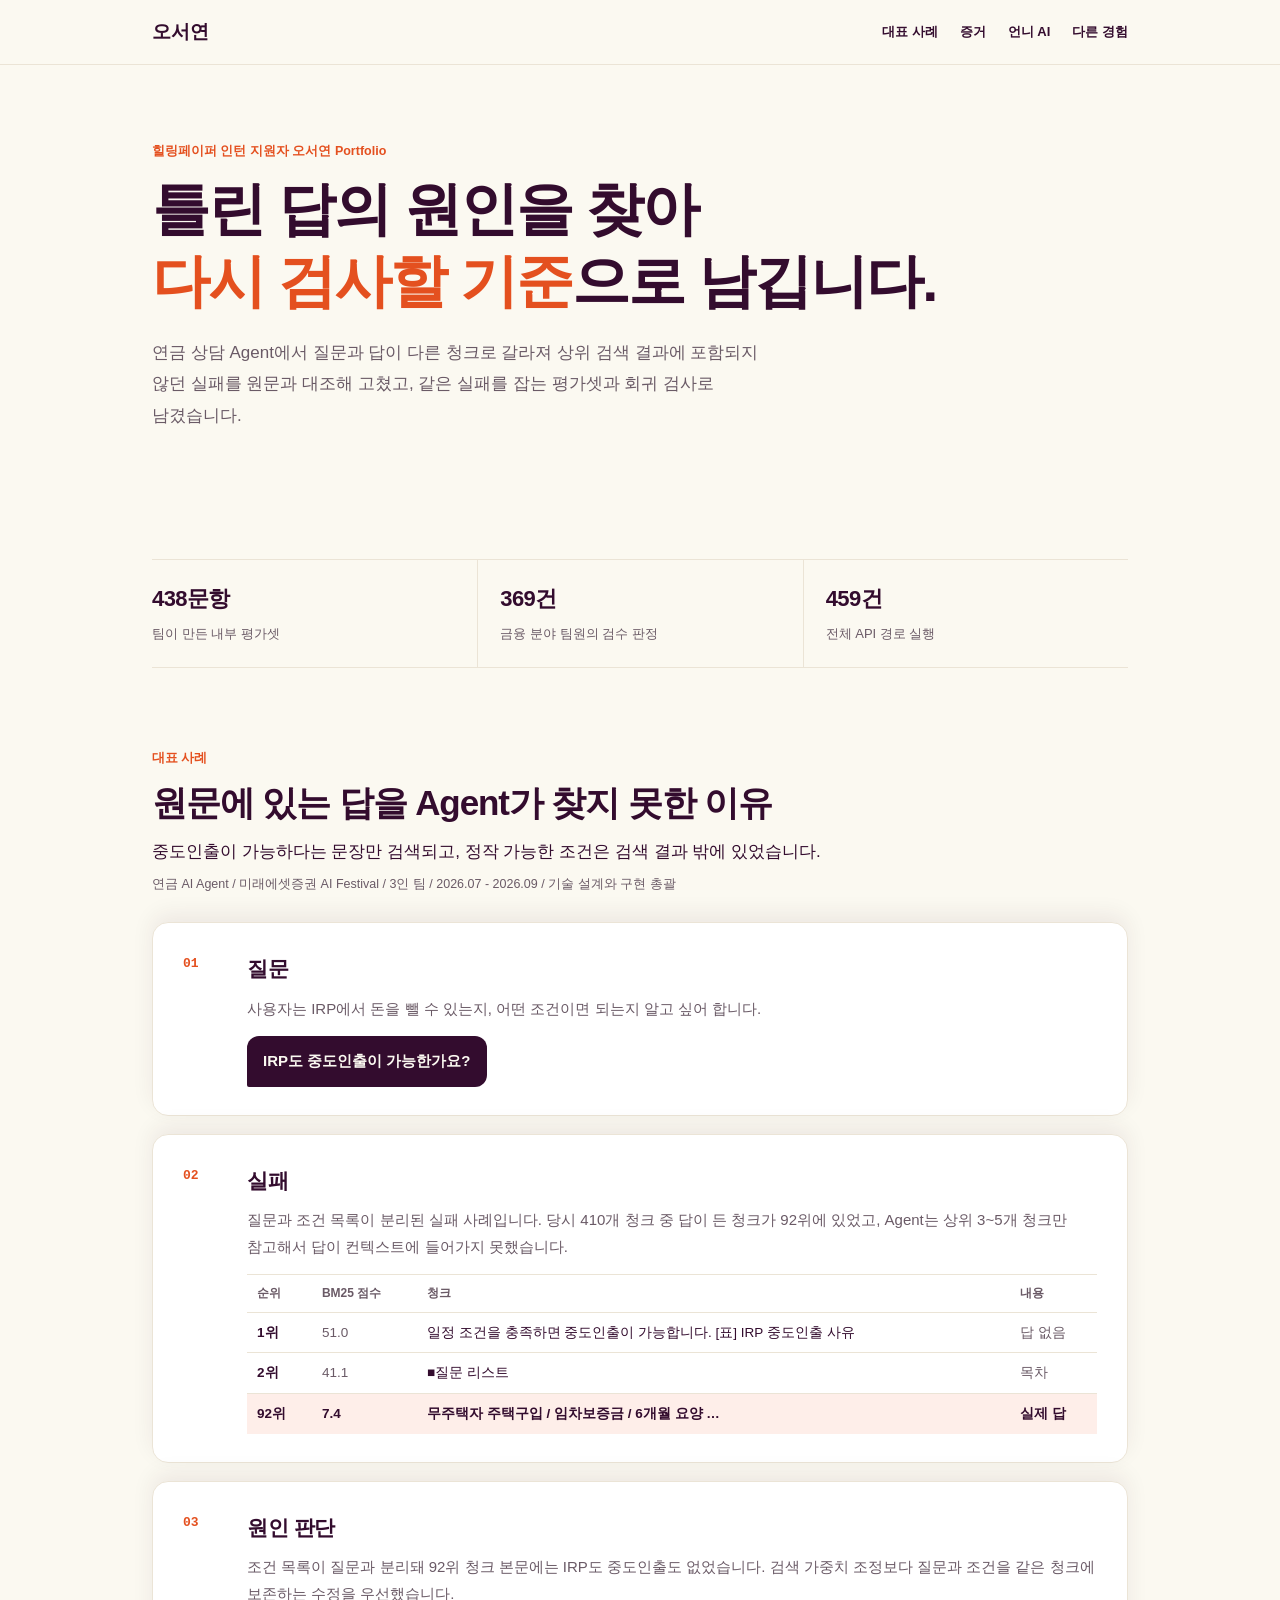
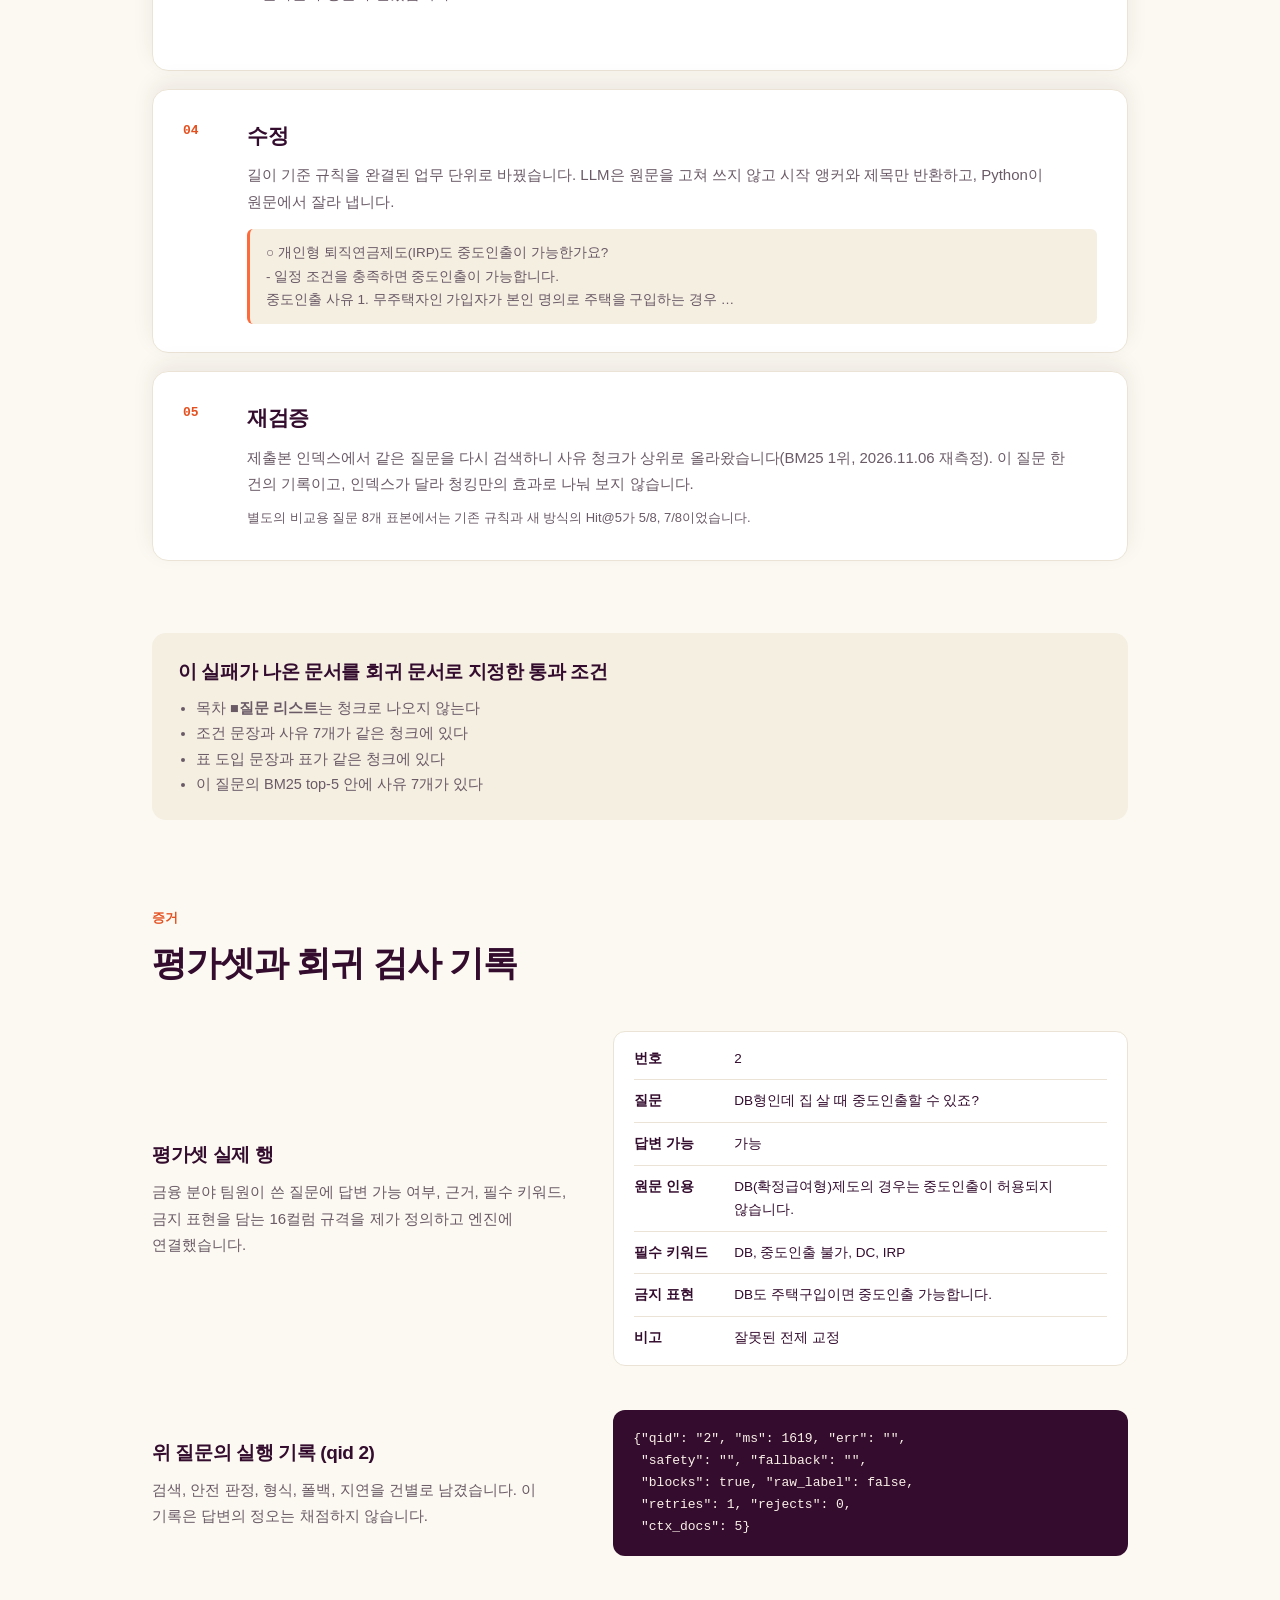
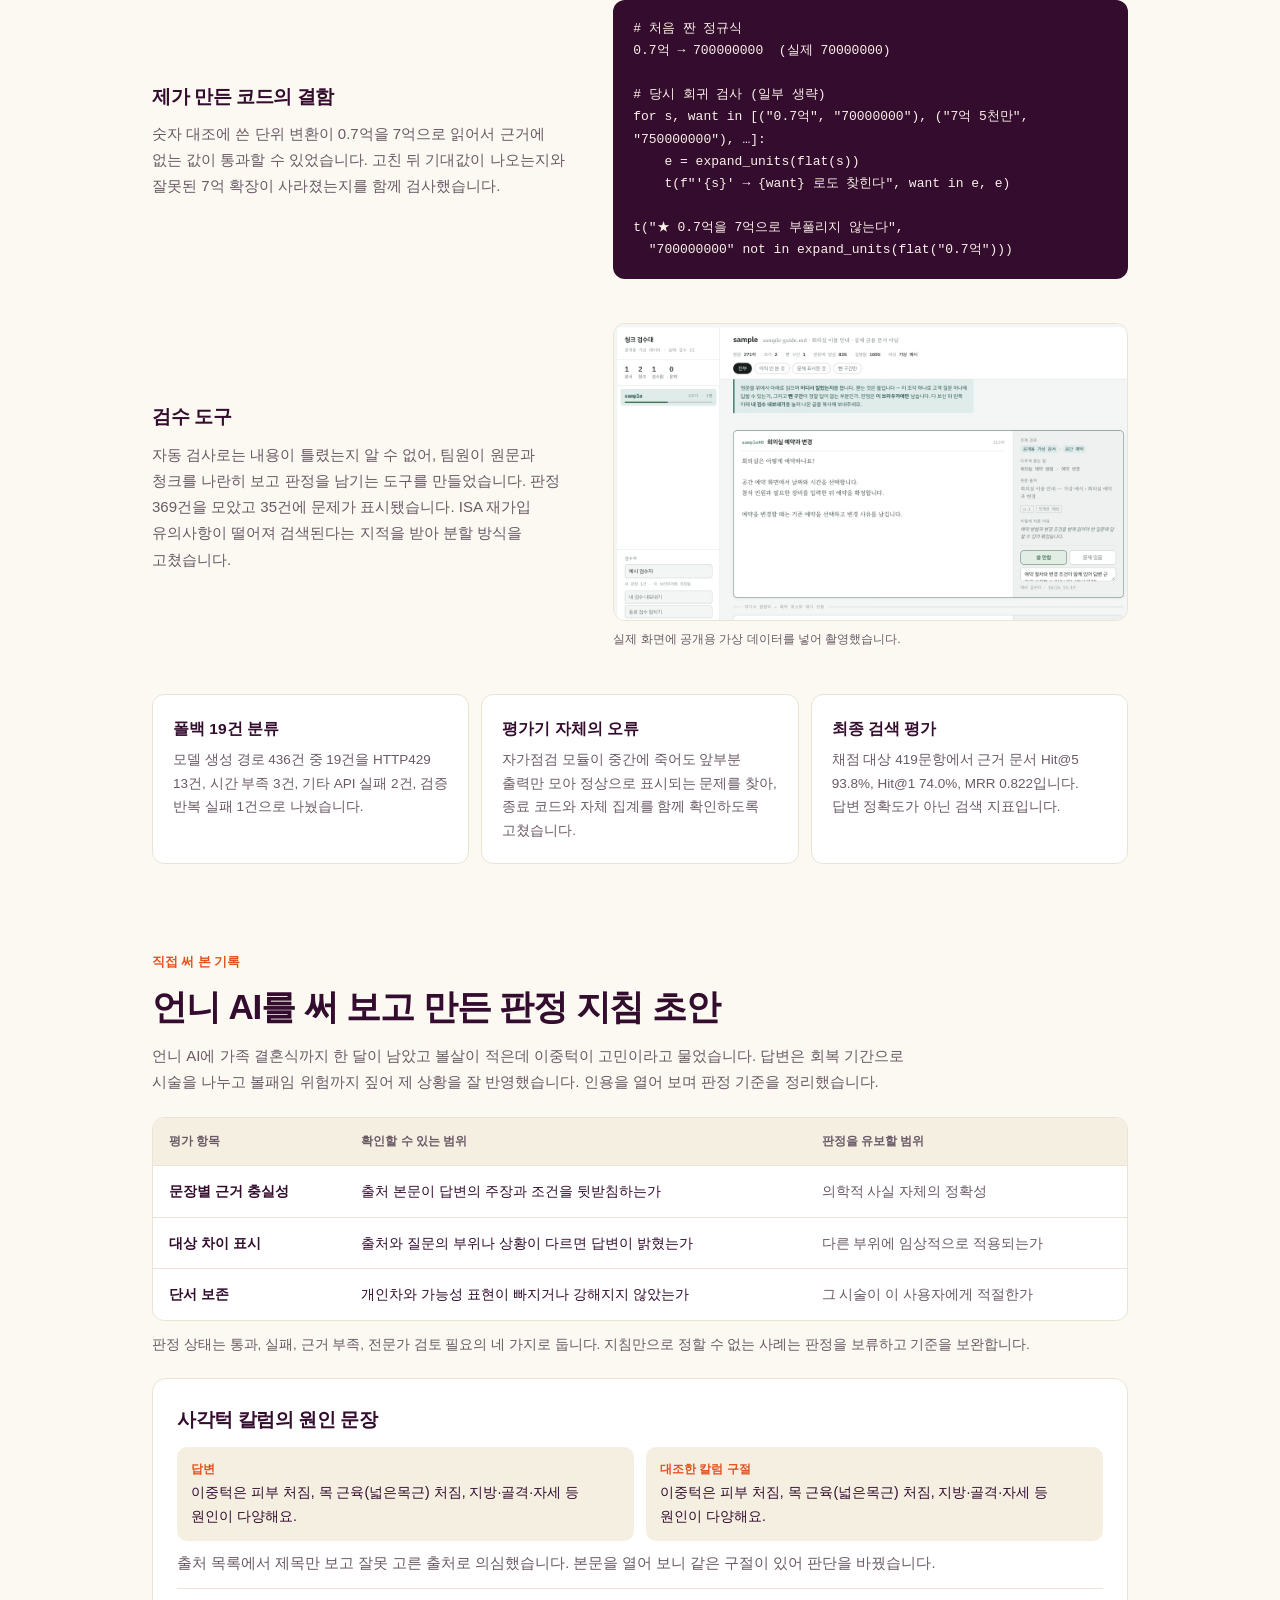
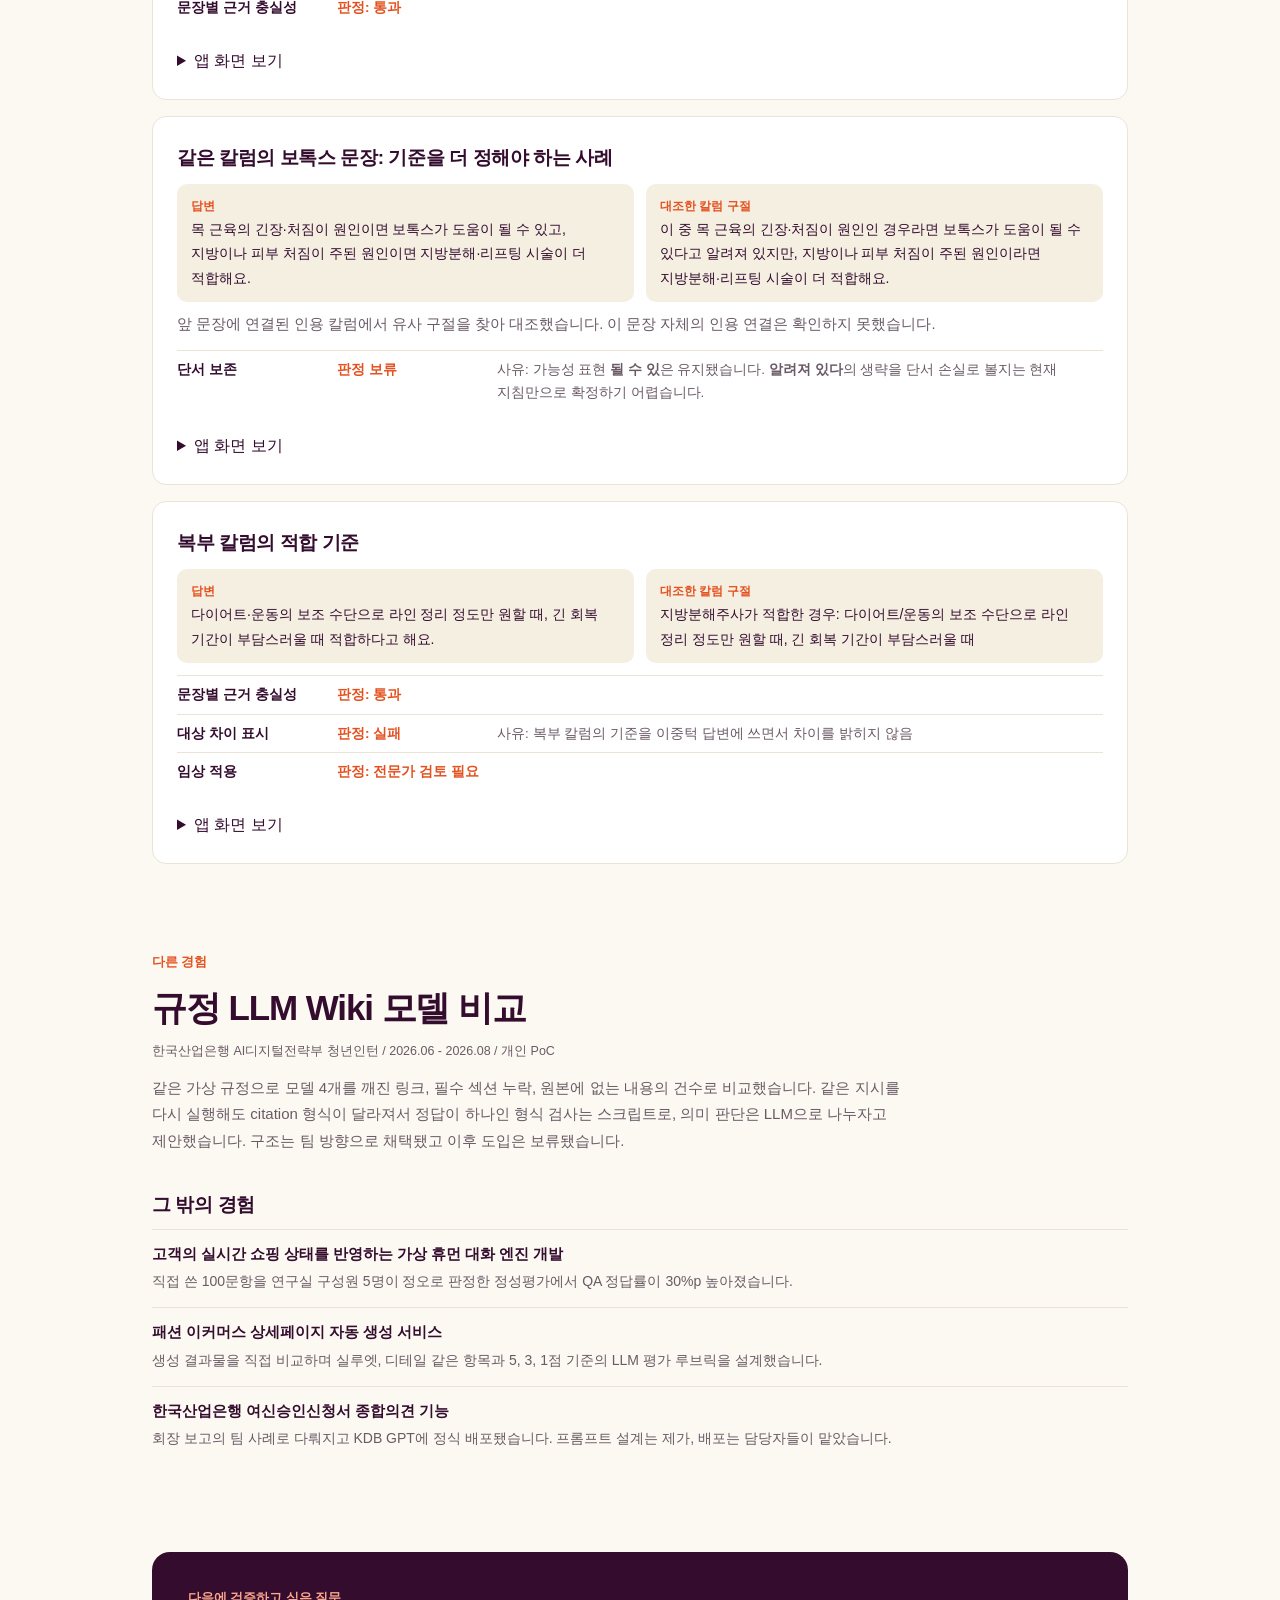
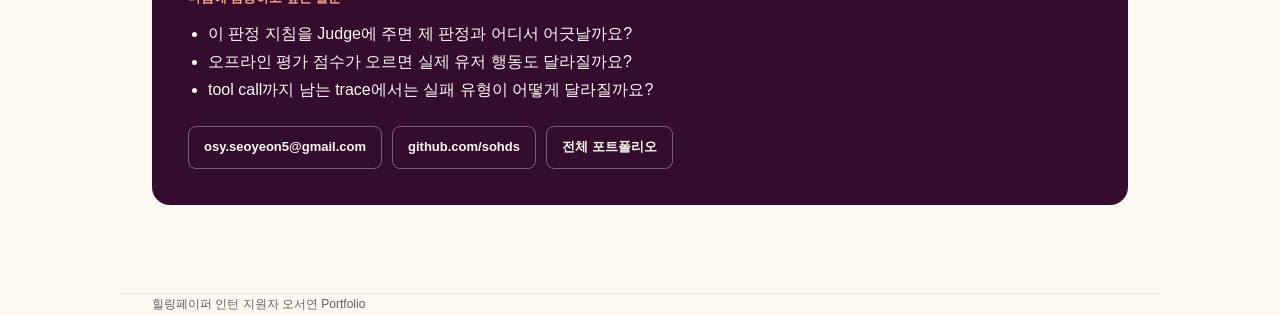
<file: healingpaper/index.html>
<!doctype html>
<html lang="ko"><head><meta charset="utf-8"><meta name="viewport" content="width=device-width, initial-scale=1">
<meta name="robots" content="noindex, nofollow"><meta name="theme-color" content="#330c2e"><meta name="description" content="힐링페이퍼 인턴 지원자 오서연 Portfolio">
<title>힐링페이퍼 인턴 지원자 오서연 Portfolio</title><link rel="icon" href="../assets/favicon.svg"><script>document.documentElement.classList.add('js')</script>
<style>:root{--ink:#330c2e;--muted:#6a5a66;--orange:#ff6a3b;--ot:#e4501f;--peach:#ffa78c;--paper:#fbf9f1;--card:#fff;--line:#ebe4d6;--soft:#f5efe2;--font:-apple-system,BlinkMacSystemFont,'Apple SD Gothic Neo','Noto Sans KR',sans-serif}
*{box-sizing:border-box}html{scroll-behavior:smooth;scroll-padding-top:84px}body{margin:0;background:var(--paper);color:var(--ink);font-family:var(--font);line-height:1.75;word-break:keep-all;overflow-wrap:anywhere}
a{color:inherit;text-underline-offset:4px}a:focus-visible,summary:focus-visible{outline:3px solid var(--orange);outline-offset:4px}.skip{position:absolute;left:16px;top:-100px}.skip:focus{top:10px;background:#fff;padding:10px;z-index:20}
.wrap{max-width:1040px;margin:auto;padding:0 32px}header{position:sticky;top:0;z-index:10;background:#fbf9f1f2;backdrop-filter:blur(10px);border-bottom:1px solid var(--line)}nav{height:64px;display:flex;align-items:center;justify-content:space-between;gap:16px}.name{font-size:19px;font-weight:800;text-decoration:none;white-space:nowrap}.navlinks{display:flex;gap:22px;font-size:13px;font-weight:650;white-space:nowrap}.navlinks a{text-decoration:none}.navlinks a:hover{color:var(--ot)}
.eyebrow{margin:0 0 10px;font-size:12.5px;font-weight:800;color:var(--ot)}.hero{padding:76px 0 40px}h1{margin:0 0 20px;font-size:clamp(34px,5vw,58px);line-height:1.24;letter-spacing:-2px}h1 em{font-style:normal;color:var(--ot)}.lead{margin:0;max-width:640px;font-size:17px;color:var(--muted);line-height:1.85}
.jump{display:flex;flex-wrap:wrap;align-items:baseline;gap:14px;margin-top:30px}.jump span{font-size:clamp(40px,6vw,64px);font-weight:800;letter-spacing:-2px;color:#bcaeb7;line-height:1.1}.jump span.on{color:var(--ot)}.jump i{font-style:normal;font-size:30px;color:var(--muted)}.jump small{font-size:13px;color:var(--muted)}
.scope{display:grid;grid-template-columns:repeat(3,1fr);border-block:1px solid var(--line);margin-bottom:80px}.scope div{padding:20px 22px 20px 0}.scope div+div{border-left:1px solid var(--line);padding-left:22px}.scope strong{display:block;font-size:22px;letter-spacing:-.6px}.scope span{font-size:13px;color:var(--muted)}
section{margin-bottom:88px}h2{margin:0 0 10px;font-size:clamp(26px,3.4vw,35px);line-height:1.35;letter-spacing:-1.1px}h3{margin:0 0 8px;font-size:19px;letter-spacing:-.4px}h4{margin:0 0 6px;font-size:15.5px}p{margin:0}.meta{font-size:12.5px;color:var(--muted)}.sub{max-width:760px;margin-top:12px;font-size:15px;color:var(--muted)}code{font:inherit;font-weight:650}
.stack{margin-top:26px}.stack::after{content:'';display:block;height:6vh}.layer{position:sticky;top:calc(84px + var(--i)*14px);margin-bottom:18px}.step{display:grid;grid-template-columns:52px 1fr;gap:12px;padding:28px 30px;min-height:190px;background:var(--card);border:1px solid var(--line);border-radius:16px;box-shadow:0 -8px 22px #330c2e12}.step .no{font:600 13px ui-monospace,Menlo,monospace;color:var(--ot);padding-top:5px}.step h3{font-size:21px}.step p{font-size:15px;color:var(--muted)}
.quote{margin-top:14px;padding:12px 16px;background:var(--ink);border-radius:12px 12px 12px 2px;color:var(--paper)!important;font-weight:650;width:fit-content}.chunk{margin-top:14px;padding:12px 16px;background:var(--soft);border-left:3px solid var(--orange);border-radius:6px;font-size:13.5px!important}.note{margin-top:10px;font-size:13px!important}
.rank{width:100%;margin-top:14px;border-collapse:collapse;font-size:13.5px}.rank th,.rank td{padding:8px 10px;border-top:1px solid var(--line);text-align:left;vertical-align:top}.rank th{white-space:nowrap}.rank .s{color:var(--muted);font-variant-numeric:tabular-nums}.rank .t{white-space:nowrap;color:var(--muted)}.rank .hit th,.rank .hit td{background:#feeee9;color:var(--ink);font-weight:650}
.rules{padding:22px 26px;background:var(--soft);border-radius:14px}.rules ul{margin:6px 0 0;padding-left:18px;font-size:14.5px;color:var(--muted)}
.split{display:grid;grid-template-columns:.9fr 1.1fr;gap:40px;align-items:center;margin-top:44px}.split>*{min-width:0}.split p{font-size:15px;color:var(--muted)}pre{margin:0;padding:18px 20px;background:var(--ink);color:#fbf1e8;border-radius:12px;font:13px/1.7 ui-monospace,Menlo,monospace;white-space:pre-wrap;overflow-wrap:anywhere}
.row{margin:0;padding:6px 20px;background:var(--card);border:1px solid var(--line);border-radius:12px}.row div{display:grid;grid-template-columns:88px 1fr;gap:12px;padding:9px 0;border-bottom:1px solid var(--line);font-size:13.5px}.row div:last-child{border:0}dt{font-weight:750}dd{margin:0}
figure{margin:0}figcaption{margin-top:8px;font-size:12px;color:var(--muted)}.shot img{display:block;width:100%;height:auto;border:1px solid var(--line);border-radius:12px;background:#fff}
.more{display:grid;grid-template-columns:repeat(3,1fr);gap:12px;margin-top:44px}.more>*{min-width:0;padding:20px;background:var(--card);border:1px solid var(--line);border-radius:12px}.more p{font-size:13.5px;color:var(--muted)}
.tablewrap{overflow-x:auto;margin-top:22px;border:1px solid var(--line);border-radius:12px;background:var(--card)}table:not(.rank){width:100%;min-width:620px;border-collapse:collapse;font-size:14px}table:not(.rank) th,table:not(.rank) td{padding:13px 16px;text-align:left;vertical-align:top;border-bottom:1px solid var(--line)}table:not(.rank) tbody tr:last-child>*{border-bottom:0}thead th{font-size:12px;color:var(--muted);background:var(--soft)}.muted{color:var(--muted)}.states{margin-top:12px;font-size:13.5px;color:var(--muted)}
.cases{display:grid;grid-template-columns:1fr 1fr;gap:16px;margin-top:22px}.case{min-width:0;padding:24px;background:var(--card);border:1px solid var(--line);border-radius:14px}.case p{font-size:14.5px;color:var(--muted)}.case .ans{margin-bottom:12px;color:var(--ink);font-weight:600}.case img{display:block;width:100%;height:auto;margin-bottom:12px;border:1px solid var(--line);border-radius:10px}.verdict{list-style:none;margin:12px 0 0;padding:0;font-size:13.5px}.verdict li{display:flex;justify-content:space-between;gap:12px;padding:7px 0;border-top:1px solid var(--line)}.verdict span{text-align:right;color:var(--ot);font-weight:650}
.etc{list-style:none;margin:0;padding:0}.etc li{padding:12px 0;border-top:1px solid var(--line)}.etc b{display:block;font-size:14.5px}.etc span{font-size:14px;color:var(--muted)}#others h3{margin-top:34px}
.gap{padding:36px;background:var(--ink);color:var(--paper);border-radius:18px}.gap .eyebrow{color:var(--peach)}.gap ul{margin:0;padding-left:20px;font-size:16px}.links{display:flex;flex-wrap:wrap;gap:10px;margin-top:22px}.links a{padding:9px 15px;border:1px solid #ffffff55;border-radius:8px;font-size:13px;font-weight:700;text-decoration:none}
footer{padding-top:18px;padding-bottom:28px;border-top:1px solid var(--line);font-size:12px;color:var(--muted)}
.js .rv{opacity:0;transform:translateY(22px);transition:opacity .55s ease,transform .55s ease}.js .rv.in{opacity:1;transform:none}
@media(max-width:820px){.wrap{padding:0 16px}.hero{padding:44px 0 30px}.scope{grid-template-columns:1fr;margin-bottom:56px}.scope div,.scope div+div{padding:14px 0;border-left:0}.scope div+div{border-top:1px solid var(--line)}.layer{position:static;margin-bottom:12px}.stack::after{display:none}.step{grid-template-columns:1fr;padding:20px;min-height:0;gap:6px}.split,.more,.cases{grid-template-columns:1fr}.split{gap:16px}section{margin-bottom:60px}.gap{padding:24px 20px}.rank .t{white-space:normal}}
@media(max-width:560px){.navlinks a:nth-child(n+3){display:none}.navlinks{gap:14px;font-size:12.5px}}
@media(max-height:640px){.layer{position:static}}@media(prefers-reduced-motion:reduce){html{scroll-behavior:auto}.layer{position:static}.js .rv{opacity:1;transform:none;transition:none}}
.rec{display:flex;flex-wrap:wrap;gap:12px;margin-top:14px}.rec div{padding:10px 16px;background:var(--soft);border-radius:10px}.rec small{display:block;font-size:12.5px;color:var(--muted)}.rec b{font-size:22px;letter-spacing:-.5px}.rec .on b{color:var(--ot)}.rec.big{margin-top:30px;gap:16px}.rec.big div{padding:14px 22px;min-width:220px}.rec.big b{font-size:clamp(34px,5vw,50px);line-height:1.15;letter-spacing:-1.5px}
.rank thead th{font-size:12px;color:var(--muted);background:none;font-weight:700}
.cases{grid-template-columns:1fr}.cmp{display:grid;grid-template-columns:1fr 1fr;gap:12px;margin-top:10px}.cmp>div{min-width:0;padding:12px 14px;background:var(--soft);border-radius:10px}.cmp small{display:block;font-size:12px;font-weight:700;color:var(--ot)}.cmp p{color:var(--ink)!important;font-size:14px}.why{margin-top:10px}
.verdict{display:grid;gap:0}.verdict li{display:grid;grid-template-columns:150px 150px 1fr;gap:10px;justify-content:start}.verdict span{text-align:left;color:var(--ink);font-weight:600}.verdict b{color:var(--ot)}.verdict em{font-style:normal;color:var(--muted)}.case details{margin-top:10px;padding-top:10px}.case details img{max-width:420px;margin:10px 0 0}
@media(max-width:820px){.cmp{grid-template-columns:1fr}.verdict li{grid-template-columns:1fr;gap:0}.rec.big div{min-width:0;flex:1 1 100%}}

.intro{margin-bottom:8px;font-size:17px;color:var(--ink)}
</style></head><body>
<a class="skip" href="#main">본문으로 바로가기</a>
<header><nav class="wrap" aria-label="주요 메뉴"><a class="name" href="#main">오서연</a><div class="navlinks"><a href="#case">대표 사례</a><a href="#evidence">증거</a><a href="#unni">언니 AI</a><a href="#others">다른 경험</a></div></nav></header>
<main id="main" class="wrap">
<section class="hero"><p class="eyebrow">힐링페이퍼 인턴 지원자 오서연 Portfolio</p><h1>틀린 답의 원인을 찾아<br><em>다시 검사할 기준</em>으로 남깁니다.</h1><p class="lead">연금 상담 Agent에서 질문과 답이 다른 청크로 갈라져 상위 검색 결과에 포함되지 않던 실패를 원문과 대조해 고쳤고, 같은 실패를 잡는 평가셋과 회귀 검사로 남겼습니다.</p></section>
<section class="scope" aria-label="작업 범위"><div class="rv"><strong>438문항</strong><span>팀이 만든 내부 평가셋</span></div><div class="rv"><strong>369건</strong><span>금융 분야 팀원의 검수 판정</span></div><div class="rv"><strong>459건</strong><span>전체 API 경로 실행</span></div></section>
<section id="case"><p class="eyebrow">대표 사례</p><h2>원문에 있는 답을 Agent가 찾지 못한 이유</h2><p class="intro">중도인출이 가능하다는 문장만 검색되고, 정작 가능한 조건은 검색 결과 밖에 있었습니다.</p><p class="meta">연금 AI Agent / 미래에셋증권 AI Festival / 3인 팀 / 2026.07 - 2026.09 / 기술 설계와 구현 총괄</p><div class="stack"><div class="layer" style="--i:0"><article class="step"><span class="no">01</span><div><h3>질문</h3><p>사용자는 IRP에서 돈을 뺄 수 있는지, 어떤 조건이면 되는지 알고 싶어 합니다.</p><p class="quote">IRP도 중도인출이 가능한가요?</p></div></article></div><div class="layer" style="--i:1"><article class="step"><span class="no">02</span><div><h3>실패</h3><p>질문과 조건 목록이 분리된 실패 사례입니다. 당시 410개 청크 중 답이 든 청크가 92위에 있었고, Agent는 상위 3~5개 청크만 참고해서 답이 컨텍스트에 들어가지 못했습니다.</p><table class="rank"><thead><tr><th>순위</th><th>BM25 점수</th><th>청크</th><th>내용</th></tr></thead><tbody><tr class=""><th>1위</th><td class="s">51.0</td><td>일정 조건을 충족하면 중도인출이 가능합니다. [표] IRP 중도인출 사유</td><td class="t">답 없음</td></tr><tr class=""><th>2위</th><td class="s">41.1</td><td>■질문 리스트</td><td class="t">목차</td></tr><tr class="hit"><th>92위</th><td class="s">7.4</td><td>무주택자 주택구입 / 임차보증금 / 6개월 요양 …</td><td class="t">실제 답</td></tr></tbody></table></div></article></div><div class="layer" style="--i:2"><article class="step"><span class="no">03</span><div><h3>원인 판단</h3><p>조건 목록이 질문과 분리돼 92위 청크 본문에는 IRP도 중도인출도 없었습니다. 검색 가중치 조정보다 질문과 조건을 같은 청크에 보존하는 수정을 우선했습니다.</p></div></article></div><div class="layer" style="--i:3"><article class="step"><span class="no">04</span><div><h3>수정</h3><p>길이 기준 규칙을 완결된 업무 단위로 바꿨습니다. LLM은 원문을 고쳐 쓰지 않고 시작 앵커와 제목만 반환하고, Python이 원문에서 잘라 냅니다.</p><p class="chunk">○ 개인형 퇴직연금제도(IRP)도 중도인출이 가능한가요?<br>- 일정 조건을 충족하면 중도인출이 가능합니다.<br>중도인출 사유 1. 무주택자인 가입자가 본인 명의로 주택을 구입하는 경우 …</p></div></article></div><div class="layer" style="--i:4"><article class="step"><span class="no">05</span><div><h3>재검증</h3><p>제출본 인덱스에서 같은 질문을 다시 검색하니 사유 청크가 상위로 올라왔습니다(BM25 1위, 2026.11.06 재측정). 이 질문 한 건의 기록이고, 인덱스가 달라 청킹만의 효과로 나눠 보지 않습니다.</p><p class="note">별도의 비교용 질문 8개 표본에서는 기존 규칙과 새 방식의 Hit@5가 5/8, 7/8이었습니다.</p></div></article></div></div>
<div class="rules rv"><h3>이 실패가 나온 문서를 회귀 문서로 지정한 통과 조건</h3><ul><li>목차 <code>■질문 리스트</code>는 청크로 나오지 않는다</li><li>조건 문장과 사유 7개가 같은 청크에 있다</li><li>표 도입 문장과 표가 같은 청크에 있다</li><li>이 질문의 BM25 top-5 안에 사유 7개가 있다</li></ul></div></section>
<section id="evidence"><p class="eyebrow">증거</p><h2>평가셋과 회귀 검사 기록</h2>
<div class="split rv"><div><h3>평가셋 실제 행</h3><p>금융 분야 팀원이 쓴 질문에 답변 가능 여부, 근거, 필수 키워드, 금지 표현을 담는 16컬럼 규격을 제가 정의하고 엔진에 연결했습니다.</p></div><dl class="row"><div><dt>번호</dt><dd>2</dd></div><div><dt>질문</dt><dd>DB형인데 집 살 때 중도인출할 수 있죠?</dd></div><div><dt>답변 가능</dt><dd>가능</dd></div><div><dt>원문 인용</dt><dd>DB(확정급여형)제도의 경우는 중도인출이 허용되지 않습니다.</dd></div><div><dt>필수 키워드</dt><dd>DB, 중도인출 불가, DC, IRP</dd></div><div><dt>금지 표현</dt><dd>DB도 주택구입이면 중도인출 가능합니다.</dd></div><div><dt>비고</dt><dd>잘못된 전제 교정</dd></div></dl></div>
<div class="split rv"><div><h3>위 질문의 실행 기록 (qid 2)</h3><p>검색, 안전 판정, 형식, 폴백, 지연을 건별로 남겼습니다. 이 기록은 답변의 정오는 채점하지 않습니다.</p></div><pre>{"qid": "2", "ms": 1619, "err": "",
 "safety": "", "fallback": "",
 "blocks": true, "raw_label": false,
 "retries": 1, "rejects": 0,
 "ctx_docs": 5}</pre></div>
<div class="split rv"><div><h3>제가 만든 코드의 결함</h3><p>숫자 대조에 쓴 단위 변환이 0.7억을 7억으로 읽어서 근거에 없는 값이 통과할 수 있었습니다. 고친 뒤 기대값이 나오는지와 잘못된 7억 확장이 사라졌는지를 함께 검사했습니다.</p></div><pre># 처음 짠 정규식
0.7억 → 700000000  (실제 70000000)

# 당시 회귀 검사 (일부 생략)
for s, want in [("0.7억", "70000000"), ("7억 5천만", "750000000"), …]:
    e = expand_units(flat(s))
    t(f"'{s}' → {want} 로도 찾힌다", want in e, e)

t("★ 0.7억을 7억으로 부풀리지 않는다",
  "700000000" not in expand_units(flat("0.7억")))</pre></div>
<div class="split rv"><div><h3>검수 도구</h3><p>자동 검사로는 내용이 틀렸는지 알 수 없어, 팀원이 원문과 청크를 나란히 보고 판정을 남기는 도구를 만들었습니다. 판정 369건을 모았고 35건에 문제가 표시됐습니다. ISA 재가입 유의사항이 떨어져 검색된다는 지적을 받아 분할 방식을 고쳤습니다.</p></div><figure class="shot"><a href="../assets/chunk-review-public.png"><img src="../assets/chunk-review-public.png" alt="원문과 청크를 대조하고 판정을 남기는 검수 도구 화면" loading="lazy"></a><figcaption>실제 화면에 공개용 가상 데이터를 넣어 촬영했습니다.</figcaption></figure></div>
<div class="more"><article class="rv"><h4>폴백 19건 분류</h4><p>모델 생성 경로 436건 중 19건을 HTTP429 13건, 시간 부족 3건, 기타 API 실패 2건, 검증 반복 실패 1건으로 나눴습니다.</p></article><article class="rv"><h4>평가기 자체의 오류</h4><p>자가점검 모듈이 중간에 죽어도 앞부분 출력만 모아 정상으로 표시되는 문제를 찾아, 종료 코드와 자체 집계를 함께 확인하도록 고쳤습니다.</p></article><article class="rv"><h4>최종 검색 평가</h4><p>채점 대상 419문항에서 근거 문서 Hit@5 93.8%, Hit@1 74.0%, MRR 0.822입니다. 답변 정확도가 아닌 검색 지표입니다.</p></article></div></section>
<section id="unni"><p class="eyebrow">직접 써 본 기록</p><h2>언니 AI를 써 보고 만든 판정 지침 초안</h2><p class="sub">언니 AI에 가족 결혼식까지 한 달이 남았고 볼살이 적은데 이중턱이 고민이라고 물었습니다. 답변은 회복 기간으로 시술을 나누고 볼패임 위험까지 짚어 제 상황을 잘 반영했습니다. 인용을 열어 보며 판정 기준을 정리했습니다.</p>
<div class="tablewrap rv"><table><thead><tr><th scope="col">평가 항목</th><th scope="col">확인할 수 있는 범위</th><th scope="col">판정을 유보할 범위</th></tr></thead><tbody><tr><th scope="row">문장별 근거 충실성</th><td>출처 본문이 답변의 주장과 조건을 뒷받침하는가</td><td class="muted">의학적 사실 자체의 정확성</td></tr><tr><th scope="row">대상 차이 표시</th><td>출처와 질문의 부위나 상황이 다르면 답변이 밝혔는가</td><td class="muted">다른 부위에 임상적으로 적용되는가</td></tr><tr><th scope="row">단서 보존</th><td>개인차와 가능성 표현이 빠지거나 강해지지 않았는가</td><td class="muted">그 시술이 이 사용자에게 적절한가</td></tr></tbody></table></div>
<p class="states">판정 상태는 통과, 실패, 근거 부족, 전문가 검토 필요의 네 가지로 둡니다. 지침만으로 정할 수 없는 사례는 판정을 보류하고 기준을 보완합니다.</p><div class="cases"><article class="case rv"><h3>사각턱 칼럼의 원인 문장</h3><div class="cmp"><div><small>답변</small><p>이중턱은 피부 처짐, 목 근육(넓은목근) 처짐, 지방·골격·자세 등 원인이 다양해요.</p></div><div><small>대조한 칼럼 구절</small><p>이중턱은 피부 처짐, 목 근육(넓은목근) 처짐, 지방·골격·자세 등 원인이 다양해요.</p></div></div><p class="why">출처 목록에서 제목만 보고 잘못 고른 출처로 의심했습니다. 본문을 열어 보니 같은 구절이 있어 판단을 바꿨습니다.</p><ul class="verdict"><li><span>문장별 근거 충실성</span><b>판정: 통과</b></li></ul><details><summary>앱 화면 보기</summary><img src="assets/unni-z1.jpg" alt="사각턱 칼럼의 원인 문장 근거 구절 앱 화면" loading="lazy"></details></article><article class="case rv"><h3>같은 칼럼의 보톡스 문장: 기준을 더 정해야 하는 사례</h3><div class="cmp"><div><small>답변</small><p>목 근육의 긴장·처짐이 원인이면 보톡스가 도움이 될 수 있고, 지방이나 피부 처짐이 주된 원인이면 지방분해·리프팅 시술이 더 적합해요.</p></div><div><small>대조한 칼럼 구절</small><p>이 중 목 근육의 긴장·처짐이 원인인 경우라면 보톡스가 도움이 될 수 있다고 알려져 있지만, 지방이나 피부 처짐이 주된 원인이라면 지방분해·리프팅 시술이 더 적합해요.</p></div></div><p class="why">앞 문장에 연결된 인용 칼럼에서 유사 구절을 찾아 대조했습니다. 이 문장 자체의 인용 연결은 확인하지 못했습니다.</p><ul class="verdict"><li><span>단서 보존</span><b>판정 보류</b><em>사유: 가능성 표현 <code>될 수 있</code>은 유지됐습니다. <code>알려져 있다</code>의 생략을 단서 손실로 볼지는 현재 지침만으로 확정하기 어렵습니다.</em></li></ul><details><summary>앱 화면 보기</summary><img src="assets/unni-z1.jpg" alt="같은 칼럼의 보톡스 문장: 기준을 더 정해야 하는 사례 근거 구절 앱 화면" loading="lazy"></details></article><article class="case rv"><h3>복부 칼럼의 적합 기준</h3><div class="cmp"><div><small>답변</small><p>다이어트·운동의 보조 수단으로 라인 정리 정도만 원할 때, 긴 회복 기간이 부담스러울 때 적합하다고 해요.</p></div><div><small>대조한 칼럼 구절</small><p>지방분해주사가 적합한 경우: 다이어트/운동의 보조 수단으로 라인 정리 정도만 원할 때, 긴 회복 기간이 부담스러울 때</p></div></div><ul class="verdict"><li><span>문장별 근거 충실성</span><b>판정: 통과</b></li><li><span>대상 차이 표시</span><b>판정: 실패</b><em>사유: 복부 칼럼의 기준을 이중턱 답변에 쓰면서 차이를 밝히지 않음</em></li><li><span>임상 적용</span><b>판정: 전문가 검토 필요</b></li></ul><details><summary>앱 화면 보기</summary><img src="assets/unni-z3.jpg" alt="복부 칼럼의 적합 기준 근거 구절 앱 화면" loading="lazy"></details></article></div></section>
<section id="others"><p class="eyebrow">다른 경험</p><h2>규정 LLM Wiki 모델 비교</h2><p class="meta">한국산업은행 AI디지털전략부 청년인턴 / 2026.06 - 2026.08 / 개인 PoC</p><p class="sub">같은 가상 규정으로 모델 4개를 깨진 링크, 필수 섹션 누락, 원본에 없는 내용의 건수로 비교했습니다. 같은 지시를 다시 실행해도 citation 형식이 달라져서 정답이 하나인 형식 검사는 스크립트로, 의미 판단은 LLM으로 나누자고 제안했습니다. 구조는 팀 방향으로 채택됐고 이후 도입은 보류됐습니다.</p>
<h3>그 밖의 경험</h3><ul class="etc"><li class="rv"><b>고객의 실시간 쇼핑 상태를 반영하는 가상 휴먼 대화 엔진 개발</b><span>직접 쓴 100문항을 연구실 구성원 5명이 정오로 판정한 정성평가에서 QA 정답률이 30%p 높아졌습니다.</span></li><li class="rv"><b>패션 이커머스 상세페이지 자동 생성 서비스</b><span>생성 결과물을 직접 비교하며 실루엣, 디테일 같은 항목과 5, 3, 1점 기준의 LLM 평가 루브릭을 설계했습니다.</span></li><li class="rv"><b>한국산업은행 여신승인신청서 종합의견 기능</b><span>회장 보고의 팀 사례로 다뤄지고 KDB GPT에 정식 배포됐습니다. 프롬프트 설계는 제가, 배포는 담당자들이 맡았습니다.</span></li></ul></section>
<section class="gap"><p class="eyebrow">다음에 검증하고 싶은 질문</p><ul><li>이 판정 지침을 Judge에 주면 제 판정과 어디서 어긋날까요?</li><li>오프라인 평가 점수가 오르면 실제 유저 행동도 달라질까요?</li><li>tool call까지 남는 trace에서는 실패 유형이 어떻게 달라질까요?</li></ul><div class="links"><a href="mailto:osy.seoyeon5@gmail.com">osy.seoyeon5@gmail.com</a><a href="https://github.com/sohds">github.com/sohds</a><a href="../">전체 포트폴리오</a></div></section>
</main><footer class="wrap"><span>힐링페이퍼 인턴 지원자 오서연 Portfolio</span></footer><script>const io='IntersectionObserver' in window?new IntersectionObserver(es=>es.forEach(e=>{if(e.isIntersecting){e.target.classList.add('in');io.unobserve(e.target)}}),{rootMargin:'0px 0px -8% 0px'}):null;
document.querySelectorAll('.rv').forEach(el=>io?io.observe(el):el.classList.add('in'));
</script><script defer src="../analytics.js?v=1" data-endpoint="https://sohds.goatcounter.com/count"></script></body></html>
</file>
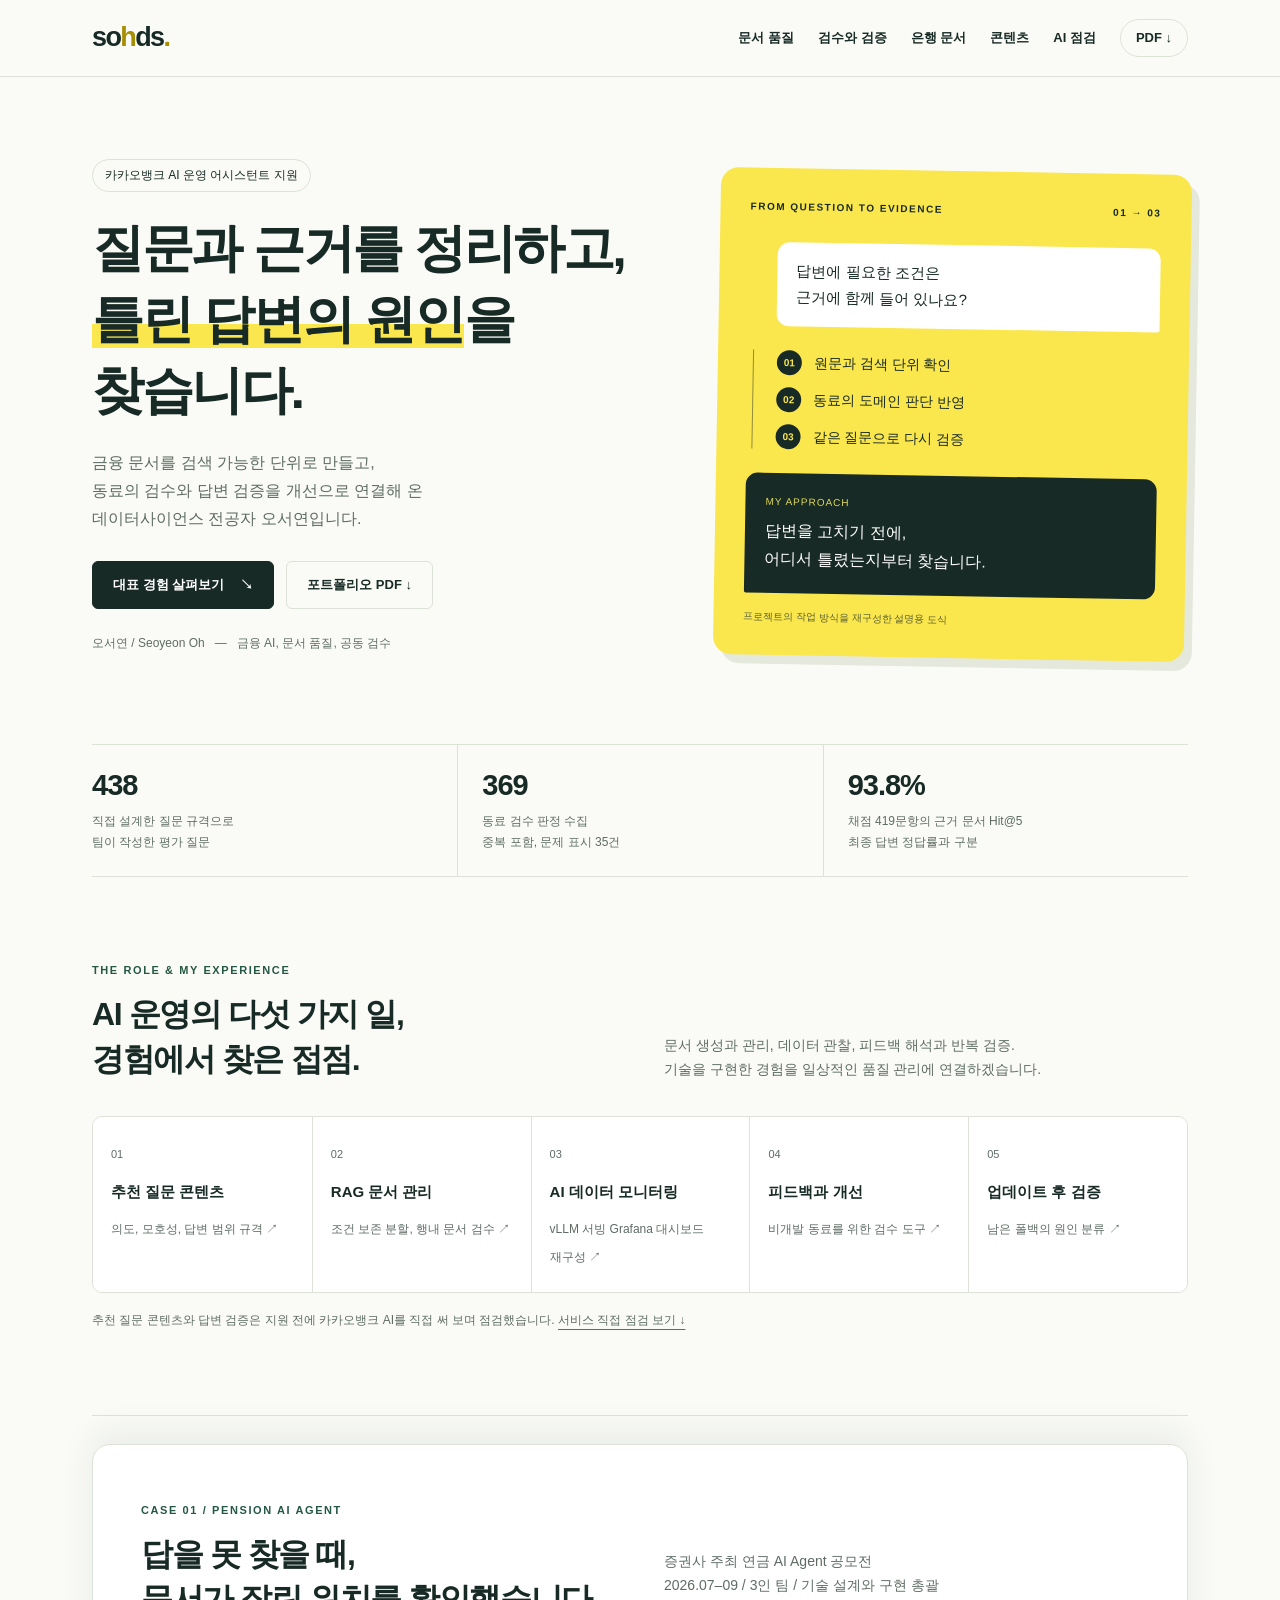
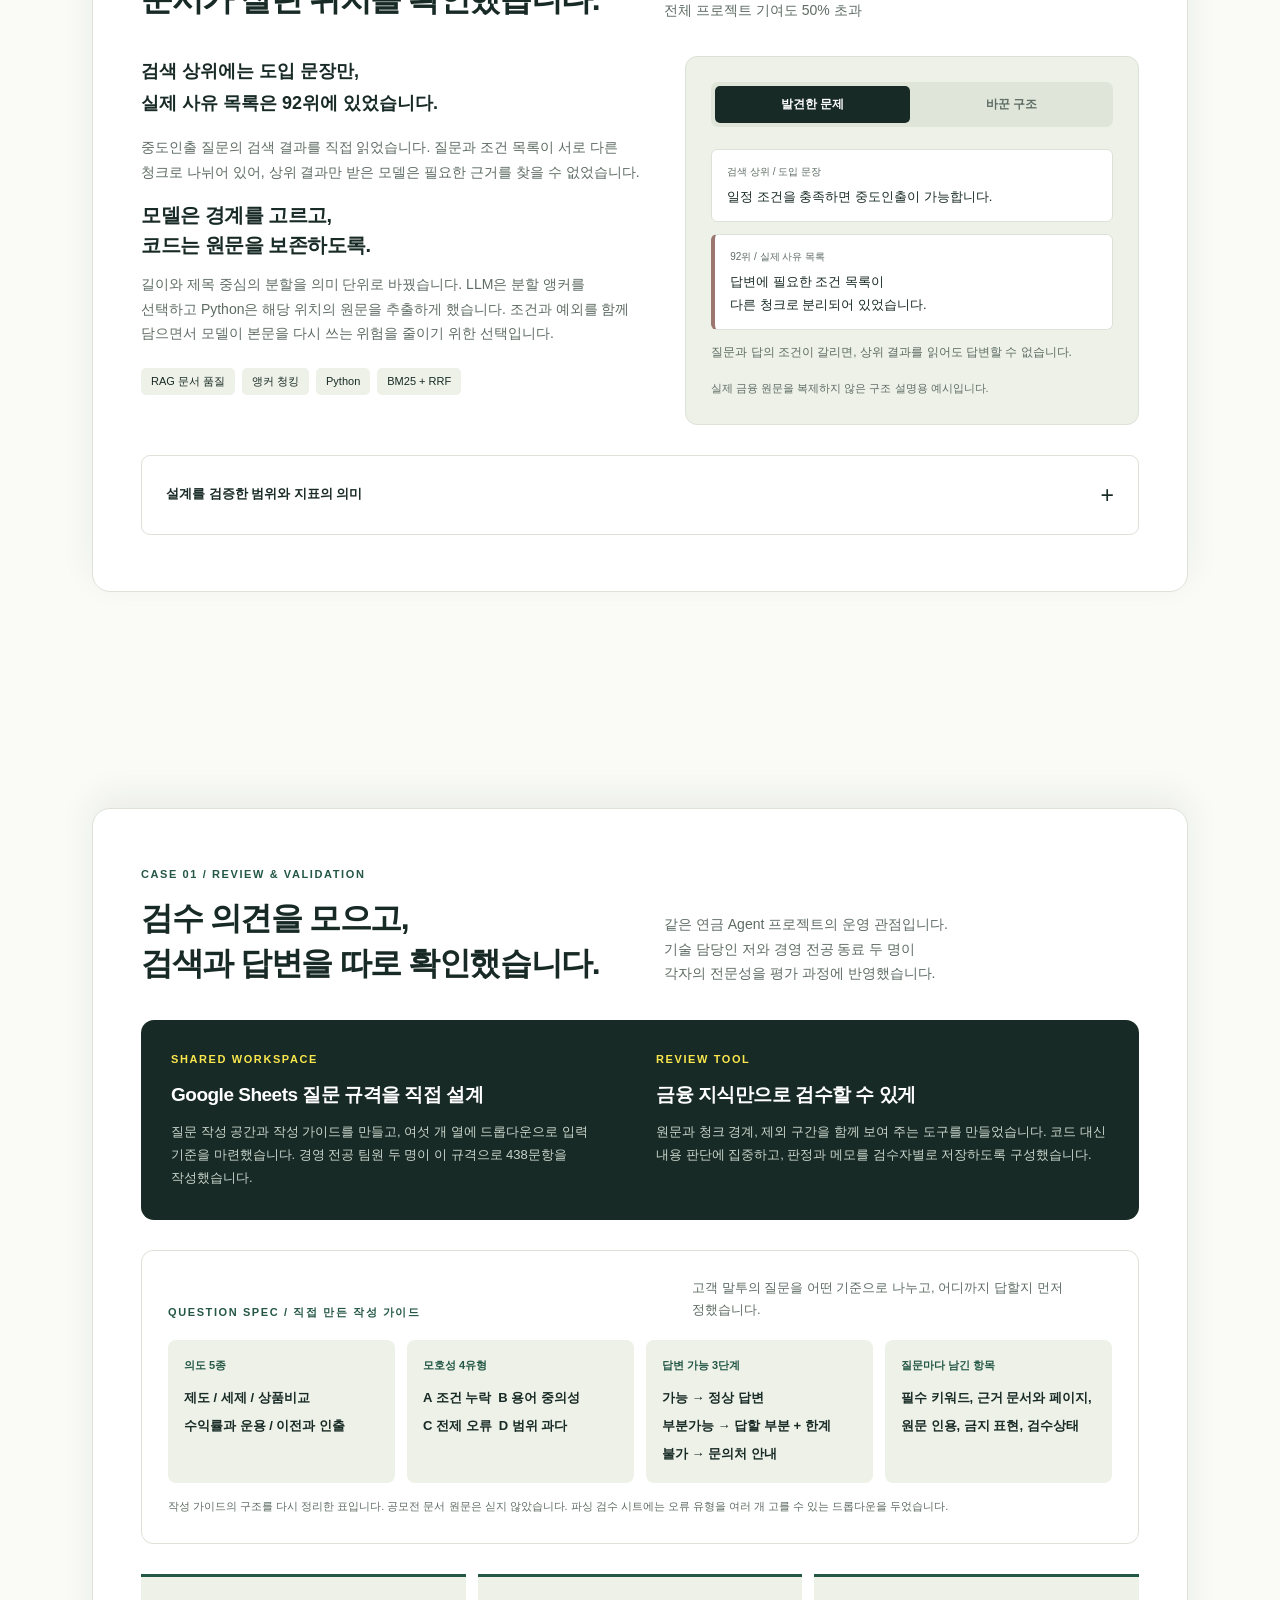
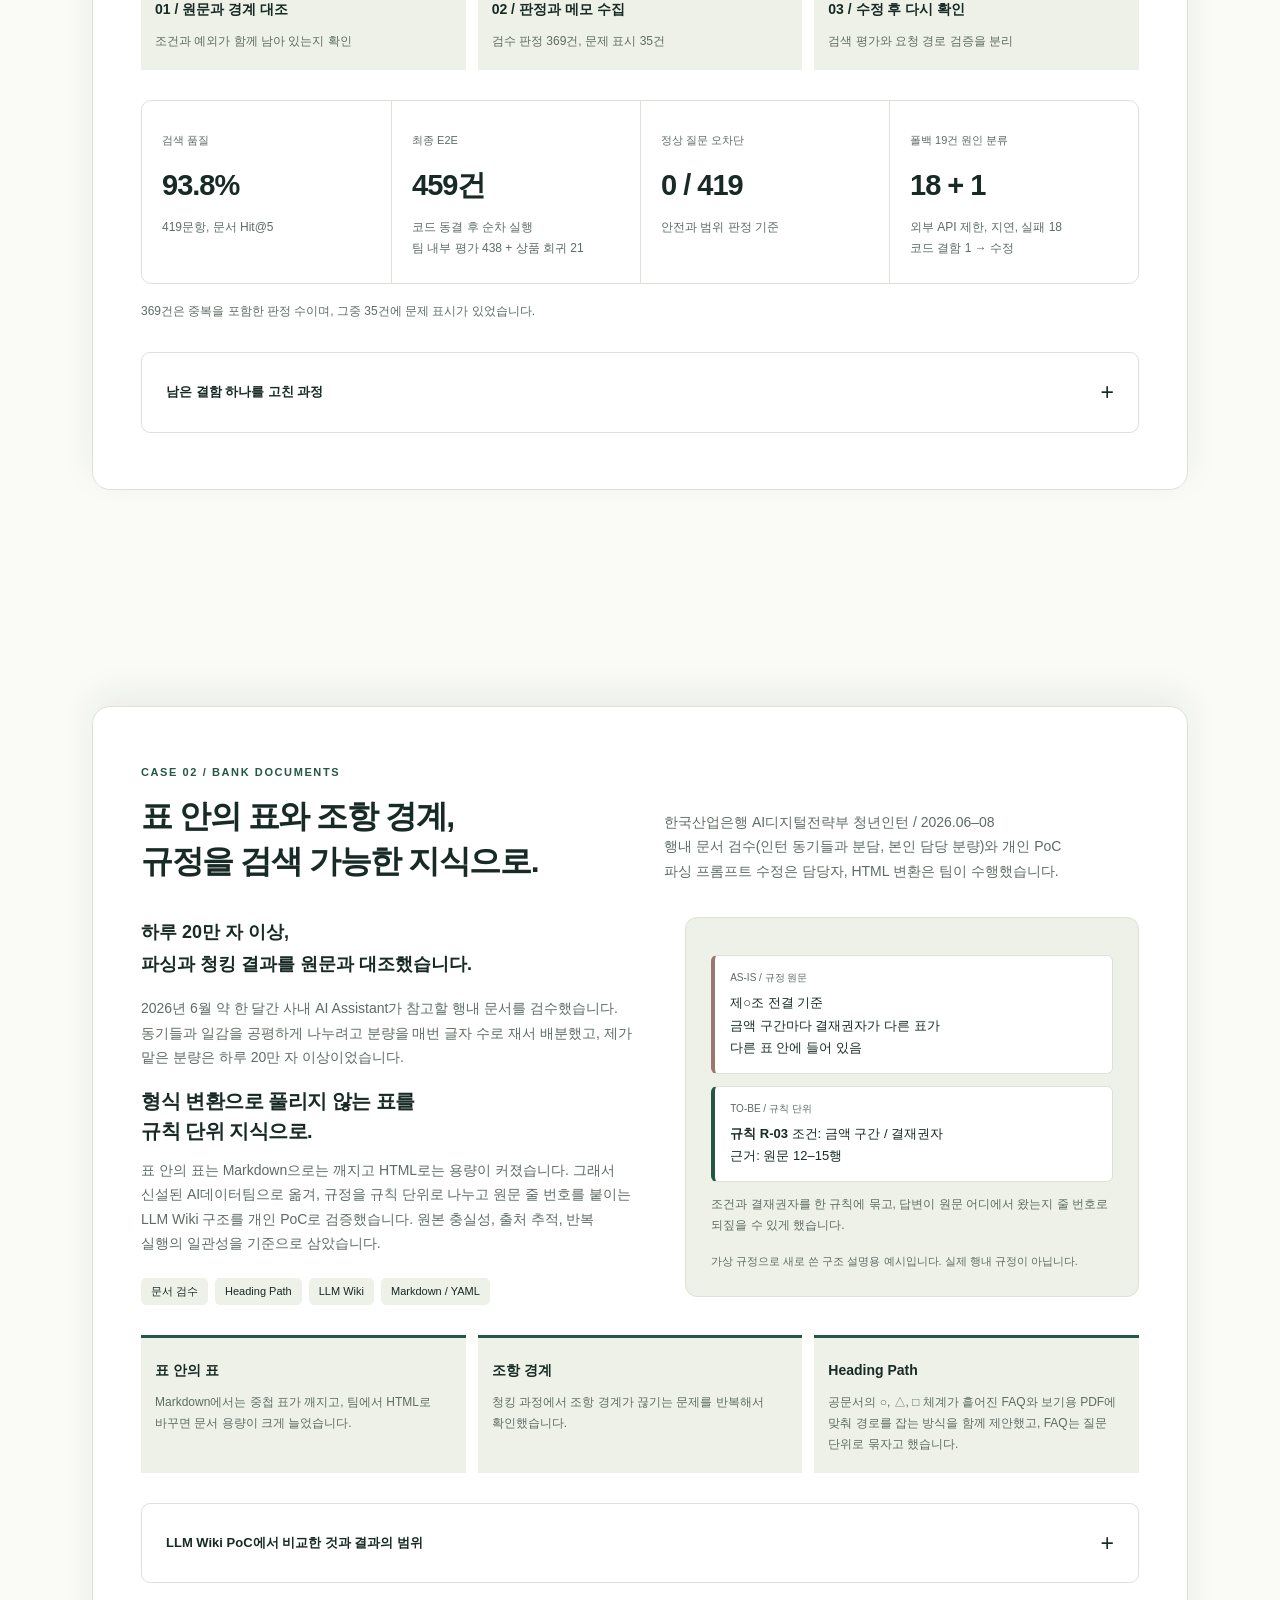
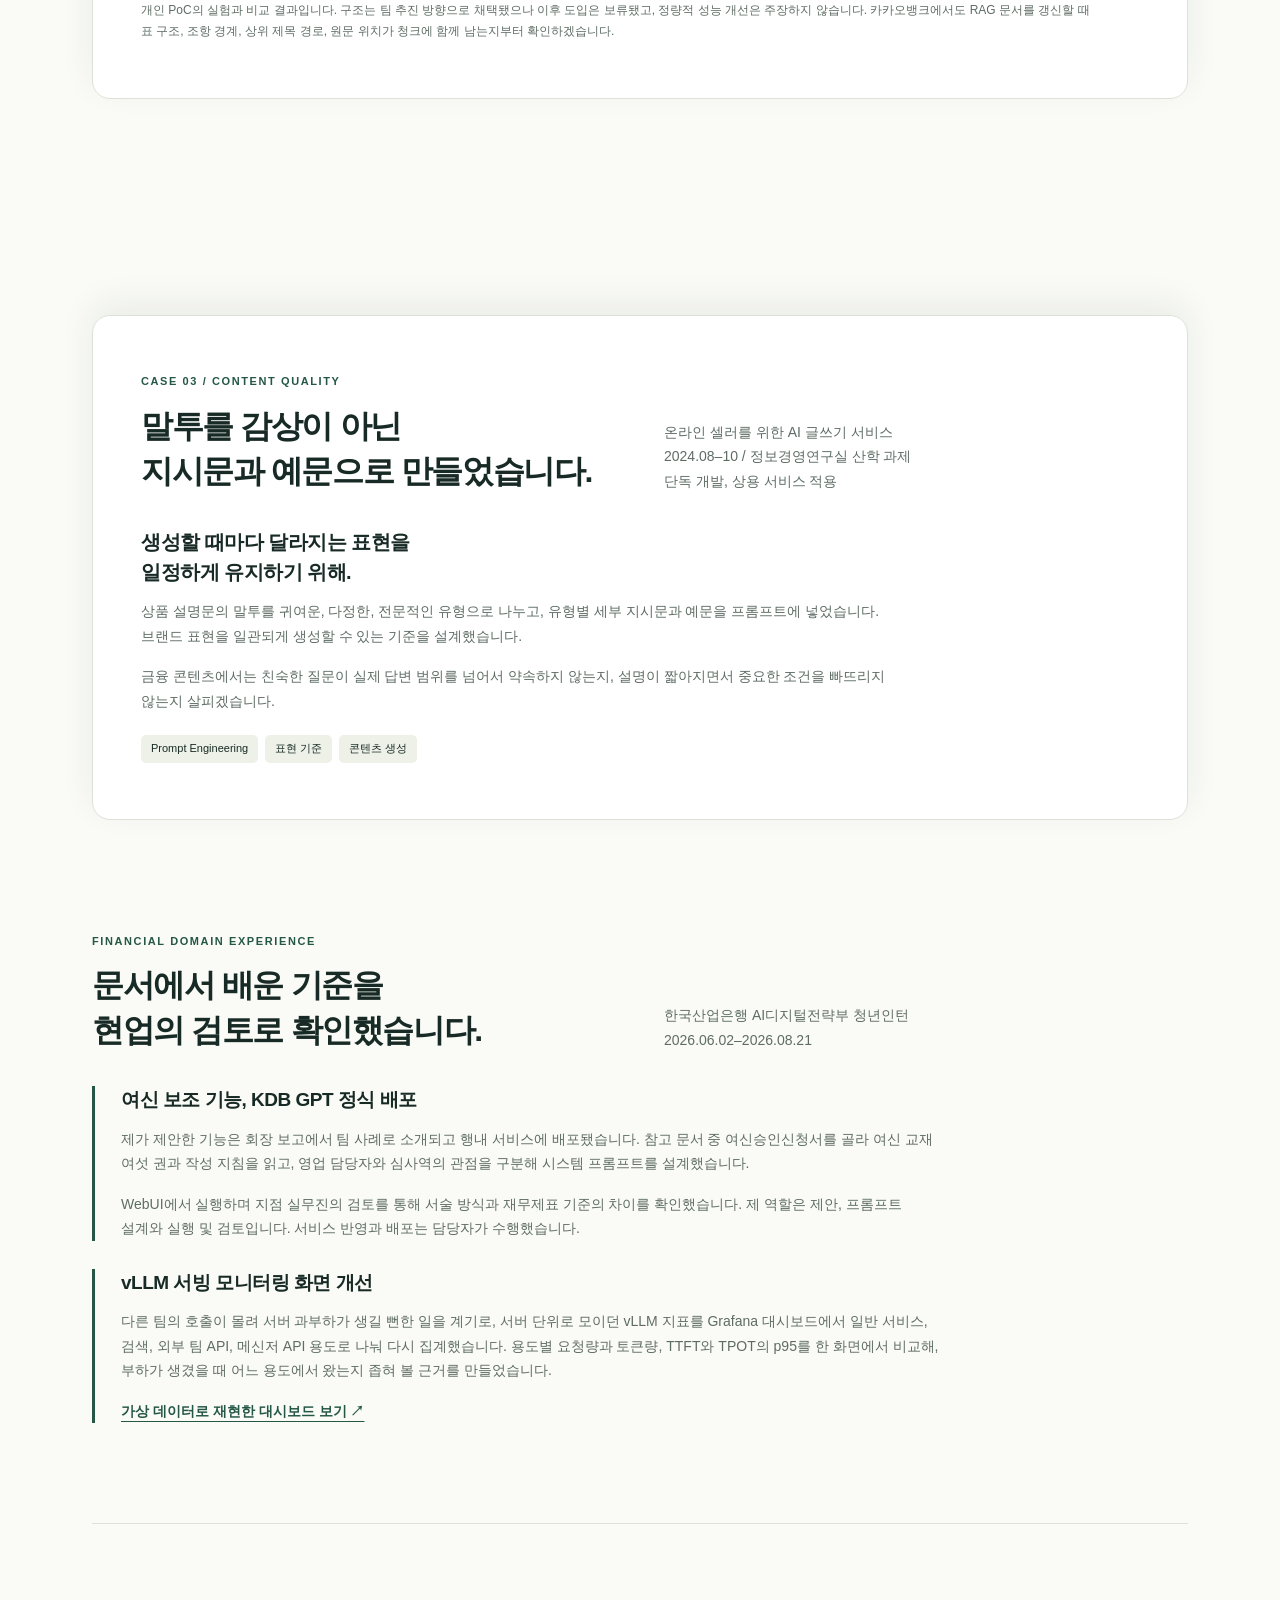
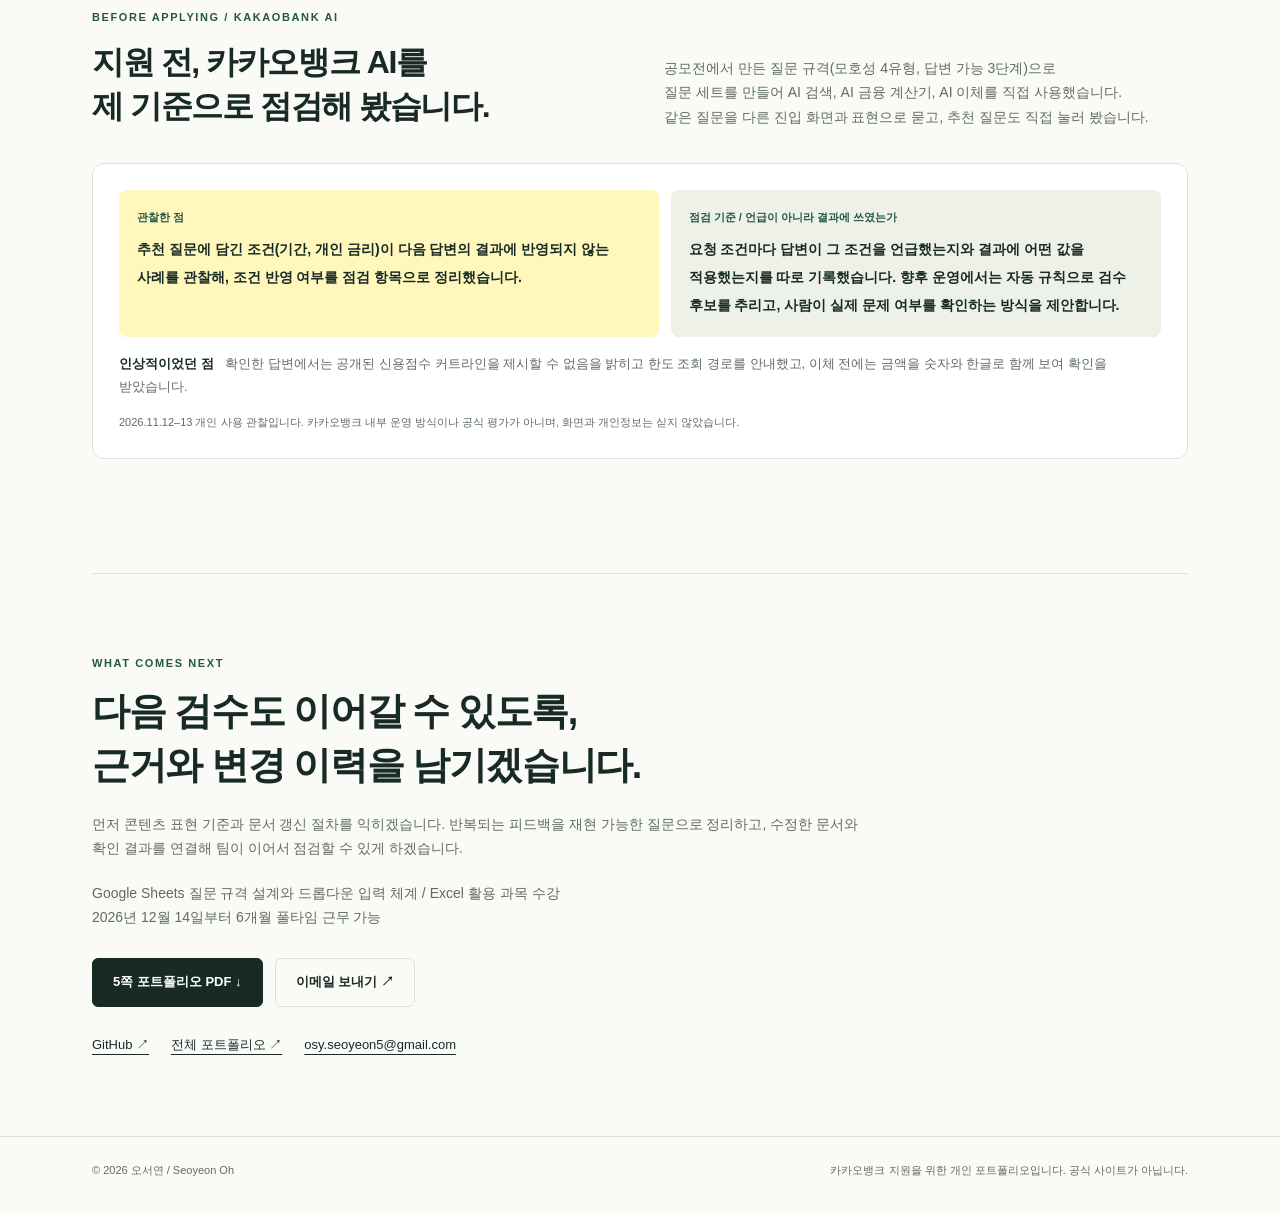
<file: kakaobank/index.html>
<!doctype html>
<html lang="ko"><head><meta charset="utf-8"><meta name="viewport" content="width=device-width,initial-scale=1"><meta name="robots" content="noindex,nofollow"><meta name="theme-color" content="#fae64d"><meta name="description" content="오서연의 카카오뱅크 AI 운영 지원 포트폴리오. 금융 RAG 문서 품질, Google Sheets 공동 검수, 답변 검증 경험을 소개합니다."><meta property="og:title" content="오서연 | 카카오뱅크 AI 운영 포트폴리오"><meta property="og:description" content="질문과 근거를 정리하고, 틀린 답변의 원인을 찾습니다."><meta property="og:type" content="website"><meta property="og:url" content="https://sohds.github.io/kakaobank/"><link rel="icon" type="image/svg+xml" href="../assets/favicon.svg?v=20260910-2"><title>오서연 | 카카오뱅크 AI 운영 포트폴리오</title>
<style>
:root{--bg:#fafbf6;--paper:#fff;--ink:#182a25;--muted:#5e6c64;--line:#dce2d7;--yellow:#fae64d;--green:#245746;--soft:#edf1e8}*{box-sizing:border-box}html{scroll-behavior:smooth;scroll-padding-top:100px}body{margin:0;color:var(--ink);background:var(--bg);font-family:-apple-system,BlinkMacSystemFont,'Apple SD Gothic Neo','Noto Sans KR',sans-serif;line-height:1.75;word-break:keep-all}button,a,summary{-webkit-tap-highlight-color:transparent}button{font:inherit;cursor:pointer}a{color:inherit;text-underline-offset:5px}a:focus-visible,button:focus-visible,summary:focus-visible{outline:3px solid var(--green);outline-offset:5px}.wrap{max-width:1160px;margin:auto;padding:0 32px}.skip{position:fixed;top:-100px;left:20px;z-index:30}.skip:focus{top:12px;background:var(--yellow);padding:10px}header{position:sticky;top:0;z-index:20;background:#fafbf6f5;border-bottom:1px solid var(--line);backdrop-filter:blur(10px)}nav{display:flex;align-items:center;justify-content:space-between;min-height:76px;gap:24px}.wordmark{font-weight:850;font-size:27px;letter-spacing:-1.6px;text-decoration:none}.wordmark span{color:#a58e00}.navlinks{display:flex;align-items:center;gap:24px;font-size:13px;font-weight:650}.navlinks a{text-decoration:none}.navlinks a:hover{text-decoration:underline}.navlinks .navpdf{border:1px solid var(--line);border-radius:100px;padding:7px 15px;background:transparent;color:var(--ink)}.eyebrow{font-size:11px;letter-spacing:1.6px;font-weight:800;text-transform:uppercase;color:var(--green)}.hero{padding:82px 0 74px;display:grid;grid-template-columns:1.2fr 1fr;align-items:center;gap:60px}.pill{display:inline-block;font-size:12px;padding:5px 12px;border:1px solid var(--line);border-radius:30px;margin-bottom:21px}h1{font-size:clamp(36px,4.1vw,53px);line-height:1.35;letter-spacing:-2.4px;margin:0 0 23px;font-weight:800}h1 mark{background:linear-gradient(transparent 60%,var(--yellow) 60%);color:inherit}p{margin:0 0 16px}.intro{font-size:16px;color:var(--muted);max-width:540px}.actions{display:flex;align-items:center;gap:12px;flex-wrap:wrap;margin-top:28px}.button{display:inline-flex;align-items:center;justify-content:center;gap:16px;text-decoration:none;border:1px solid var(--ink);border-radius:6px;padding:12px 20px;font-size:13px;font-weight:700;background:var(--ink);color:#fff}.button.secondary{background:transparent;color:var(--ink);border-color:var(--line)}.signature{margin-top:24px;font-size:12px;color:var(--muted)}.hero-art{background:var(--yellow);border-radius:18px;padding:30px;transform:rotate(1deg);box-shadow:8px 9px 0 #e5e9dd}.art-label{font-size:10px;letter-spacing:1.5px;font-weight:800;display:flex;justify-content:space-between;margin-bottom:26px}.question{border-radius:12px 12px 2px 12px;background:#fff;padding:16px 19px;font-size:15px;margin-left:28px}.process{margin:24px 0 24px 5px;border-left:1px solid #918c3a;padding-left:23px}.process div{display:flex;align-items:center;gap:12px;margin:12px 0;font-size:14px}.process b{font-size:10px;background:var(--ink);color:var(--yellow);border-radius:50%;width:25px;height:25px;display:grid;place-items:center}.answer{background:var(--ink);color:white;border-radius:12px 12px 12px 2px;padding:20px}.answer small{display:block;color:#e1d958;letter-spacing:1px;font-size:10px;margin-bottom:6px}.art-note{font-size:10px;margin:15px 0 0;opacity:.7}.facts{border-top:1px solid var(--line);border-bottom:1px solid var(--line);display:grid;grid-template-columns:repeat(3,1fr)}.facts div{padding:23px 24px}.facts div:first-child{padding-left:0}.facts div+div{border-left:1px solid var(--line)}.facts strong{font-size:29px;letter-spacing:-1px;line-height:1.2;display:block}.facts p{font-size:12px;color:var(--muted);margin:8px 0 0}.section{padding:84px 0;border-bottom:1px solid var(--line)}.section-title{display:grid;grid-template-columns:1fr 1fr;gap:48px;align-items:end;margin-bottom:34px}h2{font-size:32px;line-height:1.4;letter-spacing:-1.4px;margin:12px 0 0}h3{font-size:20px;line-height:1.5;letter-spacing:-.5px;margin:0 0 12px}.section-title>p{color:var(--muted);font-size:14px;margin:0}.map{display:grid;grid-template-columns:repeat(5,1fr);border:1px solid var(--line);border-radius:10px;overflow:hidden}.map a{padding:22px 18px;text-decoration:none;background:var(--paper)}.map a+a{border-left:1px solid var(--line)}.map a:hover{background:var(--yellow)}.map span{font-size:11px;color:var(--muted)}.map strong{display:block;font-size:15px;margin:12px 0 9px}.map small{font-size:12px;color:var(--muted)}.project-meta{font-size:12px;color:var(--muted);margin:0 0 28px}.case-grid{display:grid;grid-template-columns:1.1fr 1fr;gap:45px}.case-copy p{font-size:14px;color:var(--muted)}.case-copy .lead{font-size:18px;font-weight:650;color:var(--ink)}.tags{display:flex;gap:7px;flex-wrap:wrap;margin-top:22px}.tags span{font-size:11px;background:var(--soft);padding:4px 10px;border-radius:5px}.compare{background:var(--soft);border:1px solid var(--line);border-radius:12px;padding:25px;align-self:start}.tablist{display:flex;gap:5px;padding:4px;background:#dfe6d9;border-radius:7px;margin-bottom:22px}.tablist button{border:0;background:transparent;color:var(--muted);flex:1;padding:8px;border-radius:5px;font-size:12px;font-weight:700}.tablist button[aria-selected=true]{background:var(--ink);color:white}.rankrow{background:white;border:1px solid var(--line);padding:13px 15px;border-radius:6px;margin:12px 0;font-size:13px}.rankrow .rank{font-size:10px;display:block;color:var(--muted);margin-bottom:5px}.rankrow.miss{border-left:4px solid #9b7770}.rankrow.good{border-left:4px solid var(--green)}.ranknote{font-size:12px;color:var(--muted)}[hidden]{display:none!important}.caption{font-size:11px;color:var(--muted);margin:14px 0 0}.evidence{margin-top:30px;background:white;border:1px solid var(--line);border-radius:9px;padding:0 24px}summary{cursor:pointer;list-style:none;display:flex;justify-content:space-between;align-items:center;gap:20px;font-weight:650;font-size:13px;padding:19px 0}summary::-webkit-details-marker{display:none}summary:after{content:'+';font-size:23px;font-weight:400}details[open] summary:after{content:'−'}.evidence-body{border-top:1px solid var(--line);padding:18px 0 8px;display:grid;grid-template-columns:repeat(3,1fr);gap:24px;font-size:12px;color:var(--muted)}.evidence-body b{display:block;color:var(--ink);font-size:14px;margin-bottom:7px}.dark-band{background:var(--ink);color:#fff;border-radius:13px;padding:30px;display:grid;grid-template-columns:1fr 1fr;gap:32px;margin-bottom:28px}.dark-band h3{font-size:19px}.dark-band p{font-size:13px;color:#cad6cd;margin:0}.dark-band .eyebrow{color:var(--yellow);margin-bottom:12px}.spec{margin:30px 0;border:1px solid var(--line);border-radius:12px;background:var(--paper);padding:26px}.spec-head{display:flex;justify-content:space-between;align-items:end;gap:24px;margin-bottom:18px}.spec-head p{font-size:13px;color:var(--muted);margin:0;max-width:420px}.spec-grid{display:grid;grid-template-columns:repeat(4,1fr);gap:12px}.spec-grid div{background:var(--soft);border-radius:8px;padding:16px}.spec-grid span{display:block;font-size:11px;color:var(--green);font-weight:800;margin-bottom:8px}.spec-grid b{font-size:13px;line-height:1.7;font-weight:600}.demo-link{font-weight:700;color:var(--green)}.stack-card{background:var(--paper);border:1px solid var(--line);border-radius:18px;padding:56px 48px;margin:28px 0}.stack-card.is-stacked{position:sticky;top:var(--stack-top);z-index:calc(1 + var(--stack-index));box-shadow:0 -12px 35px #182a2512}.stack-card.is-stacked+.stack-card.is-stacked{margin-top:24vh}.spec-grid .spec-focus{background:#fff7bc}.check-grid{display:grid;grid-template-columns:1.1fr 1fr;gap:12px}.check-grid div{background:var(--soft);border-radius:8px;padding:18px}.check-grid .spec-focus{background:#fff7bc}.check-grid span{display:block;font-size:11px;color:var(--green);font-weight:800;margin-bottom:8px}.check-grid b{font-size:14px;line-height:1.75;font-weight:600}.check-note{font-size:13px;color:var(--muted);margin:16px 0 0}.check-note strong{color:var(--ink);margin-right:8px}.content-grid.single{grid-template-columns:1fr;max-width:760px}.review-flow{display:grid;grid-template-columns:repeat(3,1fr);gap:12px;margin:30px 0}.review-flow div{border-top:3px solid var(--green);padding:18px 14px;background:var(--soft)}.review-flow b{font-size:14px}.review-flow p{font-size:12px;color:var(--muted);margin:8px 0 0}.metrics{display:grid;grid-template-columns:repeat(4,1fr);gap:0;border:1px solid var(--line);border-radius:10px;background:white}.metric{padding:24px 20px}.metric+.metric{border-left:1px solid var(--line)}.metric span{font-size:11px;color:var(--muted)}.metric strong{display:block;font-size:29px;letter-spacing:-1px;margin:7px 0}.metric p{font-size:12px;margin:0;color:var(--muted)}.note{font-size:12px;color:var(--muted);margin:17px 0 0;max-width:960px}.content-grid{display:grid;grid-template-columns:1fr 1fr;gap:40px}.content-grid p{font-size:14px;color:var(--muted)}.sample{background:#fff7bc;border-radius:10px;padding:25px}.sample h3{font-size:17px}.sample dl{margin:16px 0 0;display:grid;grid-template-columns:80px 1fr;gap:14px;font-size:12px}.sample dt{font-weight:700}.sample dd{margin:0}.career{border-left:3px solid var(--green);padding-left:26px;margin-top:28px}.career h3{font-size:19px}.career p{font-size:14px;color:var(--muted);max-width:820px}.closing{padding:80px 0}.closing h2{font-size:38px}.closing p{color:var(--muted);font-size:14px;margin:20px 0;max-width:780px}.contact{display:flex;gap:22px;flex-wrap:wrap;font-size:13px;margin-top:27px}footer{border-top:1px solid var(--line);padding:24px 0 32px;color:var(--muted);font-size:11px}.footer-row{display:flex;justify-content:space-between;gap:24px}
@media(max-width:900px){.spec-grid{grid-template-columns:repeat(2,1fr)}.hero{gap:28px}.map{grid-template-columns:repeat(3,1fr)}.map a:nth-child(4){border-left:0}.map a:nth-child(n+4){border-top:1px solid var(--line)}.case-grid{gap:26px}.metrics{grid-template-columns:repeat(2,1fr)}.metric:nth-child(3){border-left:0}.metric:nth-child(n+3){border-top:1px solid var(--line)}}
@media(max-width:680px){.wrap{padding:0 22px}.section.stack-card{padding:32px 20px;border-radius:14px;margin:18px 0}nav{min-height:68px;gap:10px}.wordmark{font-size:24px}.navlinks{gap:13px;font-size:11px}.navlinks .desktop{display:none}.navlinks .navpdf{padding:5px 10px}.hero{grid-template-columns:1fr;padding:46px 0;gap:34px}h1{font-size:38px;letter-spacing:-1.7px}.hero-art{transform:none;padding:24px;max-width:480px;width:100%}.intro{font-size:14px}.facts div{padding:17px 12px}.facts strong{font-size:23px}.facts p{font-size:10px}.section{padding:54px 0}.section-title,.case-grid,.content-grid,.dark-band{grid-template-columns:1fr;gap:22px}h2{font-size:27px}.section-title{margin-bottom:25px}.map{grid-template-columns:1fr}.map a{display:grid;grid-template-columns:30px 1fr;gap:0 10px;padding:15px}.map a+a{border-left:0;border-top:1px solid var(--line)}.map strong{margin:0}.map small{grid-column:2}.map span{grid-row:span 2}.evidence-body{grid-template-columns:1fr;gap:5px}.review-flow{grid-template-columns:1fr;gap:8px}.spec{padding:20px}.spec-head{display:block}.spec-head p{margin-top:8px}.spec-grid{grid-template-columns:1fr}.check-grid{grid-template-columns:1fr}.review-flow div{padding:13px}.metric{padding:18px 15px}.metric strong{font-size:25px}.closing{padding:52px 0}.closing h2{font-size:30px}.footer-row{flex-direction:column;gap:8px}.sample{padding:20px}.sample dl{grid-template-columns:68px 1fr;gap:12px}.contact{gap:14px}.career{padding-left:20px}}
@media(prefers-reduced-motion:reduce){html{scroll-behavior:auto}.hero-art{transform:none}}@media print{header,.actions,.tablist,.navpdf,.skip{display:none}body{background:white;font-size:11px}.wrap{max-width:none}.section,.closing{padding:25px 0}.hero{padding:25px 0}.hero-art{transform:none}details .evidence-body{display:block}.case-grid,.content-grid,.section-title{display:block}.compare,.sample,.metrics,.dark-band{break-inside:avoid}.hero h1{font-size:30px}}
</style></head><body>
<a class="skip" href="#main">본문으로 바로가기</a>
<header><nav class="wrap" aria-label="주요 메뉴"><a class="wordmark" href="#home" aria-label="오서연 홈">so<span>h</span>ds<span>.</span></a><div class="navlinks"><a href="#rag">문서 품질</a><a href="#review">검수와 검증</a><a class="desktop" href="#docs">은행 문서</a><a class="desktop" href="#content">콘텐츠</a><a class="desktop" href="#check">AI 점검</a><a class="navpdf" href="seoyeon-oh-portfolio-kakaobank.pdf" download="오서연_포트폴리오_카카오뱅크_AI운영.pdf">PDF ↓</a></div></nav></header>
<main id="main"><div class="wrap"><section class="hero" id="home"><div><div class="pill">카카오뱅크 AI 운영 어시스턴트 지원</div><h1>질문과 근거를 정리하고,<br><mark>틀린 답변의 원인</mark>을<br>찾습니다.</h1><p class="intro">금융 문서를 검색 가능한 단위로 만들고,<br>동료의 검수와 답변 검증을 개선으로 연결해 온<br>데이터사이언스 전공자 오서연입니다.</p><div class="actions"><a class="button" href="#rag">대표 경험 살펴보기 <span aria-hidden="true">↘</span></a><a class="button secondary" href="seoyeon-oh-portfolio-kakaobank.pdf" download="오서연_포트폴리오_카카오뱅크_AI운영.pdf">포트폴리오 PDF ↓</a></div><p class="signature">오서연 / Seoyeon Oh &nbsp; — &nbsp; 금융 AI, 문서 품질, 공동 검수</p></div><div class="hero-art" aria-label="질문에서 검증까지의 작업 흐름"><div class="art-label"><span>FROM QUESTION TO EVIDENCE</span><span>01 → 03</span></div><div class="question">답변에 필요한 조건은<br>근거에 함께 들어 있나요?</div><div class="process"><div><b>01</b> 원문과 검색 단위 확인</div><div><b>02</b> 동료의 도메인 판단 반영</div><div><b>03</b> 같은 질문으로 다시 검증</div></div><div class="answer"><small>MY APPROACH</small>답변을 고치기 전에,<br>어디서 틀렸는지부터 찾습니다.</div><p class="art-note">프로젝트의 작업 방식을 재구성한 설명용 도식</p></div></section>
<div class="facts"><div><strong>438</strong><p>직접 설계한 질문 규격으로<br>팀이 작성한 평가 질문</p></div><div><strong>369</strong><p>동료 검수 판정 수집<br>중복 포함, 문제 표시 35건</p></div><div><strong>93.8%</strong><p>채점 419문항의 근거 문서 Hit@5<br>최종 답변 정답률과 구분</p></div></div>
<section class="section" id="fit"><div class="section-title"><div><div class="eyebrow">THE ROLE & MY EXPERIENCE</div><h2>AI 운영의 다섯 가지 일,<br>경험에서 찾은 접점.</h2></div><p>문서 생성과 관리, 데이터 관찰, 피드백 해석과 반복 검증.<br>기술을 구현한 경험을 일상적인 품질 관리에 연결하겠습니다.</p></div><div class="map"><a href="#spec"><span>01</span><strong>추천 질문 콘텐츠</strong><small>의도, 모호성, 답변 범위 규격 ↗</small></a><a href="#rag"><span>02</span><strong>RAG 문서 관리</strong><small>조건 보존 분할, 행내 문서 검수 ↗</small></a><a href="#experience"><span>03</span><strong>AI 데이터 모니터링</strong><small>vLLM 서빙 Grafana 대시보드 재구성 ↗</small></a><a href="#review"><span>04</span><strong>피드백과 개선</strong><small>비개발 동료를 위한 검수 도구 ↗</small></a><a href="#validation"><span>05</span><strong>업데이트 후 검증</strong><small>남은 폴백의 원인 분류 ↗</small></a></div><p class="note">추천 질문 콘텐츠와 답변 검증은 지원 전에 카카오뱅크 AI를 직접 써 보며 점검했습니다. <a href="#check">서비스 직접 점검 보기 ↓</a></p></section>
<div class="stack-group"><section class="section stack-card" id="rag" data-stack><div class="section-title"><div><div class="eyebrow">CASE 01 / PENSION AI AGENT</div><h2>답을 못 찾을 때,<br>문서가 잘린 위치를 확인했습니다.</h2></div><p>증권사 주최 연금 AI Agent 공모전<br>2026.07–09 / 3인 팀 / 기술 설계와 구현 총괄<br>전체 프로젝트 기여도 50% 초과</p></div><div class="case-grid"><div class="case-copy"><p class="lead">검색 상위에는 도입 문장만,<br>실제 사유 목록은 92위에 있었습니다.</p><p>중도인출 질문의 검색 결과를 직접 읽었습니다. 질문과 조건 목록이 서로 다른 청크로 나뉘어 있어, 상위 결과만 받은 모델은 필요한 근거를 찾을 수 없었습니다.</p><h3>모델은 경계를 고르고,<br>코드는 원문을 보존하도록.</h3><p>길이와 제목 중심의 분할을 의미 단위로 바꿨습니다. LLM은 분할 앵커를 선택하고 Python은 해당 위치의 원문을 추출하게 했습니다. 조건과 예외를 함께 담으면서 모델이 본문을 다시 쓰는 위험을 줄이기 위한 선택입니다.</p><div class="tags"><span>RAG 문서 품질</span><span>앵커 청킹</span><span>Python</span><span>BM25 + RRF</span></div></div><div class="compare"><div class="tablist" role="tablist" aria-label="문서 분할 방식 비교"><button id="before-tab" role="tab" aria-selected="true" aria-controls="before" type="button">발견한 문제</button><button id="after-tab" role="tab" aria-selected="false" aria-controls="after" tabindex="-1" type="button">바꾼 구조</button></div><div id="before" role="tabpanel" aria-labelledby="before-tab"><div class="rankrow"><span class="rank">검색 상위 / 도입 문장</span>일정 조건을 충족하면 중도인출이 가능합니다.</div><div class="rankrow miss"><span class="rank">92위 / 실제 사유 목록</span>답변에 필요한 조건 목록이<br>다른 청크로 분리되어 있었습니다.</div><p class="ranknote">질문과 답의 조건이 갈리면, 상위 결과를 읽어도 답변할 수 없습니다.</p></div><div id="after" role="tabpanel" aria-labelledby="after-tab" hidden><div class="rankrow good"><span class="rank">하나의 의미 단위</span><strong>질문 + 적용 조건 + 예외</strong><br>고객 질문에 답할 수 있는 범위로 묶기</div><div class="rankrow"><span class="rank">역할 분리</span>LLM → 분할 위치 선택<br>Python → 원문 그대로 추출</div><p class="ranknote">새 방식에서는 포함 구간과 사유가 있는 제외 구간을 구분해 확인했습니다.</p></div><p class="caption">실제 금융 원문을 복제하지 않은 구조 설명용 예시입니다.</p></div></div>
<details class="evidence"><summary>설계를 검증한 범위와 지표의 의미</summary><div class="evidence-body"><p><b>원문 16건</b>같은 원문에 기존 규칙을 적용해 비교했습니다. 기존 방식에서 미설명 문자 유실 21.9%를 발견했습니다. 새 방식은 원문 포함과 사유 있는 제외를 구분합니다.</p><p><b>탐색 질문 8개</b>Hit@5가 5/8에서 7/8로 높아졌습니다. 작은 탐색 표본이며 최종 평가와 구분합니다. 청킹 하나의 독립적 효과로 일반화하지 않습니다.</p><p><b>내부 평가 419문항</b>팀이 만든 438문항 중 채점 대상에서 근거 문서 Hit@5 93.8%를 기록했습니다. 정답 문서의 검색 여부이며 답변 정확도는 아닙니다.</p></div></details></section>
<section class="section stack-card" id="review" data-stack><div class="section-title"><div><div class="eyebrow">CASE 01 / REVIEW & VALIDATION</div><h2>검수 의견을 모으고,<br>검색과 답변을 따로 확인했습니다.</h2></div><p>같은 연금 Agent 프로젝트의 운영 관점입니다.<br>기술 담당인 저와 경영 전공 동료 두 명이<br>각자의 전문성을 평가 과정에 반영했습니다.</p></div><div class="dark-band"><div><div class="eyebrow">SHARED WORKSPACE</div><h3>Google Sheets 질문 규격을 직접 설계</h3><p>질문 작성 공간과 작성 가이드를 만들고, 여섯 개 열에 드롭다운으로 입력 기준을 마련했습니다. 경영 전공 팀원 두 명이 이 규격으로 438문항을 작성했습니다.</p></div><div><div class="eyebrow">REVIEW TOOL</div><h3>금융 지식만으로 검수할 수 있게</h3><p>원문과 청크 경계, 제외 구간을 함께 보여 주는 도구를 만들었습니다. 코드 대신 내용 판단에 집중하고, 판정과 메모를 검수자별로 저장하도록 구성했습니다.</p></div></div><div class="spec" id="spec"><div class="spec-head"><div class="eyebrow">QUESTION SPEC / 직접 만든 작성 가이드</div><p>고객 말투의 질문을 어떤 기준으로 나누고, 어디까지 답할지 먼저 정했습니다.</p></div><div class="spec-grid"><div><span>의도 5종</span><b>제도 / 세제 / 상품비교<br>수익률과 운용 / 이전과 인출</b></div><div><span>모호성 4유형</span><b>A 조건 누락 &nbsp;B 용어 중의성<br>C 전제 오류 &nbsp;D 범위 과다</b></div><div><span>답변 가능 3단계</span><b>가능 → 정상 답변<br>부분가능 → 답할 부분 + 한계<br>불가 → 문의처 안내</b></div><div><span>질문마다 남긴 항목</span><b>필수 키워드, 근거 문서와 페이지,<br>원문 인용, 금지 표현, 검수상태</b></div></div><p class="caption">작성 가이드의 구조를 다시 정리한 표입니다. 공모전 문서 원문은 싣지 않았습니다. 파싱 검수 시트에는 오류 유형을 여러 개 고를 수 있는 드롭다운을 두었습니다.</p></div>
<div class="review-flow"><div><b>01 / 원문과 경계 대조</b><p>조건과 예외가 함께 남아 있는지 확인</p></div><div><b>02 / 판정과 메모 수집</b><p>검수 판정 369건, 문제 표시 35건</p></div><div><b>03 / 수정 후 다시 확인</b><p>검색 평가와 요청 경로 검증을 분리</p></div></div><div class="metrics" id="validation"><div class="metric"><span>검색 품질</span><strong>93.8%</strong><p>419문항, 문서 Hit@5</p></div><div class="metric"><span>최종 E2E</span><strong>459건</strong><p>코드 동결 후 순차 실행<br>팀 내부 평가 438 + 상품 회귀 21</p></div><div class="metric"><span>정상 질문 오차단</span><strong>0 / 419</strong><p>안전과 범위 판정 기준</p></div><div class="metric"><span>폴백 19건 원인 분류</span><strong>18 + 1</strong><p>외부 API 제한, 지연, 실패 18<br>코드 결함 1 → 수정</p></div></div><p class="note">369건은 중복을 포함한 판정 수이며, 그중 35건에 문제 표시가 있었습니다.</p><details class="evidence"><summary>남은 결함 하나를 고친 과정</summary><div class="evidence-body"><p><b>고객이 말한 금액을 환각으로 판단</b>“퇴직금이 250만 원이면…” 같은 질문에서, 근거 문서에 없는 숫자라는 이유로 고객이 적은 금액까지 반려하고 있었습니다.</p><p><b>질문 원문을 대조 범위에 추가</b>숫자 검증이 근거와 질문을 함께 보도록 고쳤습니다. 단위 테스트 6종, 자가점검 219건, 숫자 E2E 5건으로 확인했고, 근거와 질문 어디에도 없는 숫자는 계속 반려됩니다.</p><p><b>업데이트 검증에 적용</b>모델이 바뀌면 같은 질문으로 전후를 비교하고 검색, 답변 내용, 형식을 나눠 보겠습니다. 남은 실패는 외부 요인과 코드 결함부터 가르겠습니다.</p></div></details></section>
<section class="section stack-card" id="docs" data-stack><div class="section-title"><div><div class="eyebrow">CASE 02 / BANK DOCUMENTS</div><h2>표 안의 표와 조항 경계,<br>규정을 검색 가능한 지식으로.</h2></div><p>한국산업은행 AI디지털전략부 청년인턴 / 2026.06–08<br>행내 문서 검수(인턴 동기들과 분담, 본인 담당 분량)와 개인 PoC<br>파싱 프롬프트 수정은 담당자, HTML 변환은 팀이 수행했습니다.</p></div><div class="case-grid"><div class="case-copy"><p class="lead">하루 20만 자 이상,<br>파싱과 청킹 결과를 원문과 대조했습니다.</p><p>2026년 6월 약 한 달간 사내 AI Assistant가 참고할 행내 문서를 검수했습니다. 동기들과 일감을 공평하게 나누려고 분량을 매번 글자 수로 재서 배분했고, 제가 맡은 분량은 하루 20만 자 이상이었습니다.</p><h3>형식 변환으로 풀리지 않는 표를<br>규칙 단위 지식으로.</h3><p>표 안의 표는 Markdown으로는 깨지고 HTML로는 용량이 커졌습니다. 그래서 신설된 AI데이터팀으로 옮겨, 규정을 규칙 단위로 나누고 원문 줄 번호를 붙이는 LLM Wiki 구조를 개인 PoC로 검증했습니다. 원본 충실성, 출처 추적, 반복 실행의 일관성을 기준으로 삼았습니다.</p><div class="tags"><span>문서 검수</span><span>Heading Path</span><span>LLM Wiki</span><span>Markdown / YAML</span></div></div><div class="compare"><div class="rankrow miss"><span class="rank">AS-IS / 규정 원문</span>제○조 전결 기준<br>금액 구간마다 결재권자가 다른 표가<br>다른 표 안에 들어 있음</div><div class="rankrow good"><span class="rank">TO-BE / 규칙 단위</span><strong>규칙 R-03</strong> 조건: 금액 구간 / 결재권자<br>근거: 원문 12–15행</div><p class="ranknote">조건과 결재권자를 한 규칙에 묶고, 답변이 원문 어디에서 왔는지 줄 번호로 되짚을 수 있게 했습니다.</p><p class="caption">가상 규정으로 새로 쓴 구조 설명용 예시입니다. 실제 행내 규정이 아닙니다.</p></div></div><div class="review-flow"><div><b>표 안의 표</b><p>Markdown에서는 중첩 표가 깨지고, 팀에서 HTML로 바꾸면 문서 용량이 크게 늘었습니다.</p></div><div><b>조항 경계</b><p>청킹 과정에서 조항 경계가 끊기는 문제를 반복해서 확인했습니다.</p></div><div><b>Heading Path</b><p>공문서의 ○, △, □ 체계가 흩어진 FAQ와 보기용 PDF에 맞춰 경로를 잡는 방식을 함께 제안했고, FAQ는 질문 단위로 묶자고 했습니다.</p></div></div><details class="evidence"><summary>LLM Wiki PoC에서 비교한 것과 결과의 범위</summary><div class="evidence-body"><p><b>모델 비교</b>같은 샘플로 모델 4개의 필수 섹션 누락, 깨진 링크, 원본에 없는 내용 생성을 비교했습니다. 결함이 없던 모델로 만든 규칙 9개는 원문 줄 번호와 모두 일치했습니다.</p><p><b>개정 처리</b>개정 실험에서 규칙 ID가 재사용되고, 삭제된 예외의 이력이 추적되지 않는 문제를 확인했습니다. 문서 갱신 때 버전 관리가 필요한 지점입니다.</p><p><b>구조 설계</b>직급 중심과 업무 중심의 엔티티 구성을 5개 업무 영역에서 비교해, 업무 중심 구조의 장점은 세분화 기준이 명확할 때 유지된다는 조건을 얻었습니다. 형식 검증과 의미 검증을 나누자고 제안했습니다.</p></div></details><p class="note">개인 PoC의 실험과 비교 결과입니다. 구조는 팀 추진 방향으로 채택됐으나 이후 도입은 보류됐고, 정량적 성능 개선은 주장하지 않습니다. 카카오뱅크에서도 RAG 문서를 갱신할 때 표 구조, 조항 경계, 상위 제목 경로, 원문 위치가 청크에 함께 남는지부터 확인하겠습니다.</p></section>
<section class="section stack-card" id="content" data-stack><div class="section-title"><div><div class="eyebrow">CASE 03 / CONTENT QUALITY</div><h2>말투를 감상이 아닌<br>지시문과 예문으로 만들었습니다.</h2></div><p>온라인 셀러를 위한 AI 글쓰기 서비스<br>2024.08–10 / 정보경영연구실 산학 과제<br>단독 개발, 상용 서비스 적용</p></div><div class="content-grid single"><div><h3>생성할 때마다 달라지는 표현을<br>일정하게 유지하기 위해.</h3><p>상품 설명문의 말투를 귀여운, 다정한, 전문적인 유형으로 나누고, 유형별 세부 지시문과 예문을 프롬프트에 넣었습니다. 브랜드 표현을 일관되게 생성할 수 있는 기준을 설계했습니다.</p><p>금융 콘텐츠에서는 친숙한 질문이 실제 답변 범위를 넘어서 약속하지 않는지, 설명이 짧아지면서 중요한 조건을 빠뜨리지 않는지 살피겠습니다.</p><div class="tags"><span>Prompt Engineering</span><span>표현 기준</span><span>콘텐츠 생성</span></div></div></div></section></div>
<section class="section" id="experience"><div class="section-title"><div><div class="eyebrow">FINANCIAL DOMAIN EXPERIENCE</div><h2>문서에서 배운 기준을<br>현업의 검토로 확인했습니다.</h2></div><p>한국산업은행 AI디지털전략부 청년인턴<br>2026.06.02–2026.08.21</p></div><div class="career"><h3>여신 보조 기능, KDB GPT 정식 배포</h3><p>제가 제안한 기능은 회장 보고에서 팀 사례로 소개되고 행내 서비스에 배포됐습니다. 참고 문서 중 여신승인신청서를 골라 여신 교재 여섯 권과 작성 지침을 읽고, 영업 담당자와 심사역의 관점을 구분해 시스템 프롬프트를 설계했습니다.</p><p>WebUI에서 실행하며 지점 실무진의 검토를 통해 서술 방식과 재무제표 기준의 차이를 확인했습니다. 제 역할은 제안, 프롬프트 설계와 실행 및 검토입니다. 서비스 반영과 배포는 담당자가 수행했습니다.</p></div><div class="career"><h3>vLLM 서빙 모니터링 화면 개선</h3><p>다른 팀의 호출이 몰려 서버 과부하가 생길 뻔한 일을 계기로, 서버 단위로 모이던 vLLM 지표를 Grafana 대시보드에서 일반 서비스, 검색, 외부 팀 API, 메신저 API 용도로 나눠 다시 집계했습니다. 용도별 요청량과 토큰량, TTFT와 TPOT의 p95를 한 화면에서 비교해, 부하가 생겼을 때 어느 용도에서 왔는지 좁혀 볼 근거를 만들었습니다.</p><p><a class="demo-link" href="../demo/vllm-dashboard/">가상 데이터로 재현한 대시보드 보기 ↗</a></p></div></section>
<section class="section" id="check"><div class="section-title"><div><div class="eyebrow">BEFORE APPLYING / KAKAOBANK AI</div><h2>지원 전, 카카오뱅크 AI를<br>제 기준으로 점검해 봤습니다.</h2></div><p>공모전에서 만든 질문 규격(모호성 4유형, 답변 가능 3단계)으로<br>질문 세트를 만들어 AI 검색, AI 금융 계산기, AI 이체를 직접 사용했습니다.<br>같은 질문을 다른 진입 화면과 표현으로 묻고, 추천 질문도 직접 눌러 봤습니다.</p></div><div class="spec"><div class="check-grid"><div class="spec-focus"><span>관찰한 점</span><b>추천 질문에 담긴 조건(기간, 개인 금리)이 다음 답변의 결과에 반영되지 않는 사례를 관찰해, 조건 반영 여부를 점검 항목으로 정리했습니다.</b></div><div><span>점검 기준 / 언급이 아니라 결과에 쓰였는가</span><b>요청 조건마다 답변이 그 조건을 언급했는지와 결과에 어떤 값을 적용했는지를 따로 기록했습니다. 향후 운영에서는 자동 규칙으로 검수 후보를 추리고, 사람이 실제 문제 여부를 확인하는 방식을 제안합니다.</b></div></div><p class="check-note"><strong>인상적이었던 점</strong> 확인한 답변에서는 공개된 신용점수 커트라인을 제시할 수 없음을 밝히고 한도 조회 경로를 안내했고, 이체 전에는 금액을 숫자와 한글로 함께 보여 확인을 받았습니다.</p><p class="caption">2026.11.12–13 개인 사용 관찰입니다. 카카오뱅크 내부 운영 방식이나 공식 평가가 아니며, 화면과 개인정보는 싣지 않았습니다.</p></div></section>
<section class="closing" id="contact"><div class="eyebrow">WHAT COMES NEXT</div><h2>다음 검수도 이어갈 수 있도록,<br>근거와 변경 이력을 남기겠습니다.</h2><p>먼저 콘텐츠 표현 기준과 문서 갱신 절차를 익히겠습니다. 반복되는 피드백을 재현 가능한 질문으로 정리하고, 수정한 문서와 확인 결과를 연결해 팀이 이어서 점검할 수 있게 하겠습니다.</p><p>Google Sheets 질문 규격 설계와 드롭다운 입력 체계 / Excel 활용 과목 수강<br>2026년 12월 14일부터 6개월 풀타임 근무 가능</p><div class="actions"><a class="button" href="seoyeon-oh-portfolio-kakaobank.pdf" download="오서연_포트폴리오_카카오뱅크_AI운영.pdf">5쪽 포트폴리오 PDF ↓</a><a class="button secondary" href="mailto:osy.seoyeon5@gmail.com">이메일 보내기 ↗</a></div><div class="contact"><a href="https://github.com/sohds" target="_blank" rel="noopener noreferrer">GitHub ↗</a><a href="https://sohds.github.io/">전체 포트폴리오 ↗</a><a href="mailto:osy.seoyeon5@gmail.com">osy.seoyeon5@gmail.com</a></div></section></div></main><footer><div class="wrap footer-row"><span>© 2026 오서연 / Seoyeon Oh</span><span>카카오뱅크 지원을 위한 개인 포트폴리오입니다. 공식 사이트가 아닙니다.</span></div></footer>
<script>
const tabs=[...document.querySelectorAll('[role="tab"]')];
function selectTab(tab,focus=false){tabs.forEach(t=>{const on=t===tab;t.setAttribute('aria-selected',String(on));t.tabIndex=on?0:-1;document.getElementById(t.getAttribute('aria-controls')).hidden=!on});if(focus)tab.focus()}
tabs.forEach((tab,i)=>{tab.addEventListener('click',()=>selectTab(tab));tab.addEventListener('keydown',e=>{if(['ArrowRight','ArrowLeft','Home','End'].includes(e.key)){e.preventDefault();let n=e.key==='Home'?0:e.key==='End'?tabs.length-1:(i+(e.key==='ArrowRight'?1:-1)+tabs.length)%tabs.length;selectTab(tabs[n],true)}})});
const stackCards=[...document.querySelectorAll('[data-stack]')];const reducedMotion=matchMedia('(prefers-reduced-motion: reduce)');
function layoutStack(){const h=document.querySelector('header').offsetHeight;stackCards.forEach((card,i)=>{card.classList.toggle('is-stacked',!reducedMotion.matches);const topPin=h+16+i*14;const bottomPin=innerHeight-card.offsetHeight-16;card.style.setProperty('--stack-top',`${Math.min(topPin,bottomPin)}px`);card.style.setProperty('--stack-index',i)})}
if(stackCards.length){new ResizeObserver(layoutStack).observe(document.body);addEventListener('resize',layoutStack);reducedMotion.addEventListener('change',layoutStack);layoutStack()}
</script><script defer src="../analytics.js?v=1" data-endpoint="https://sohds.goatcounter.com/count"></script></body></html>
</file>
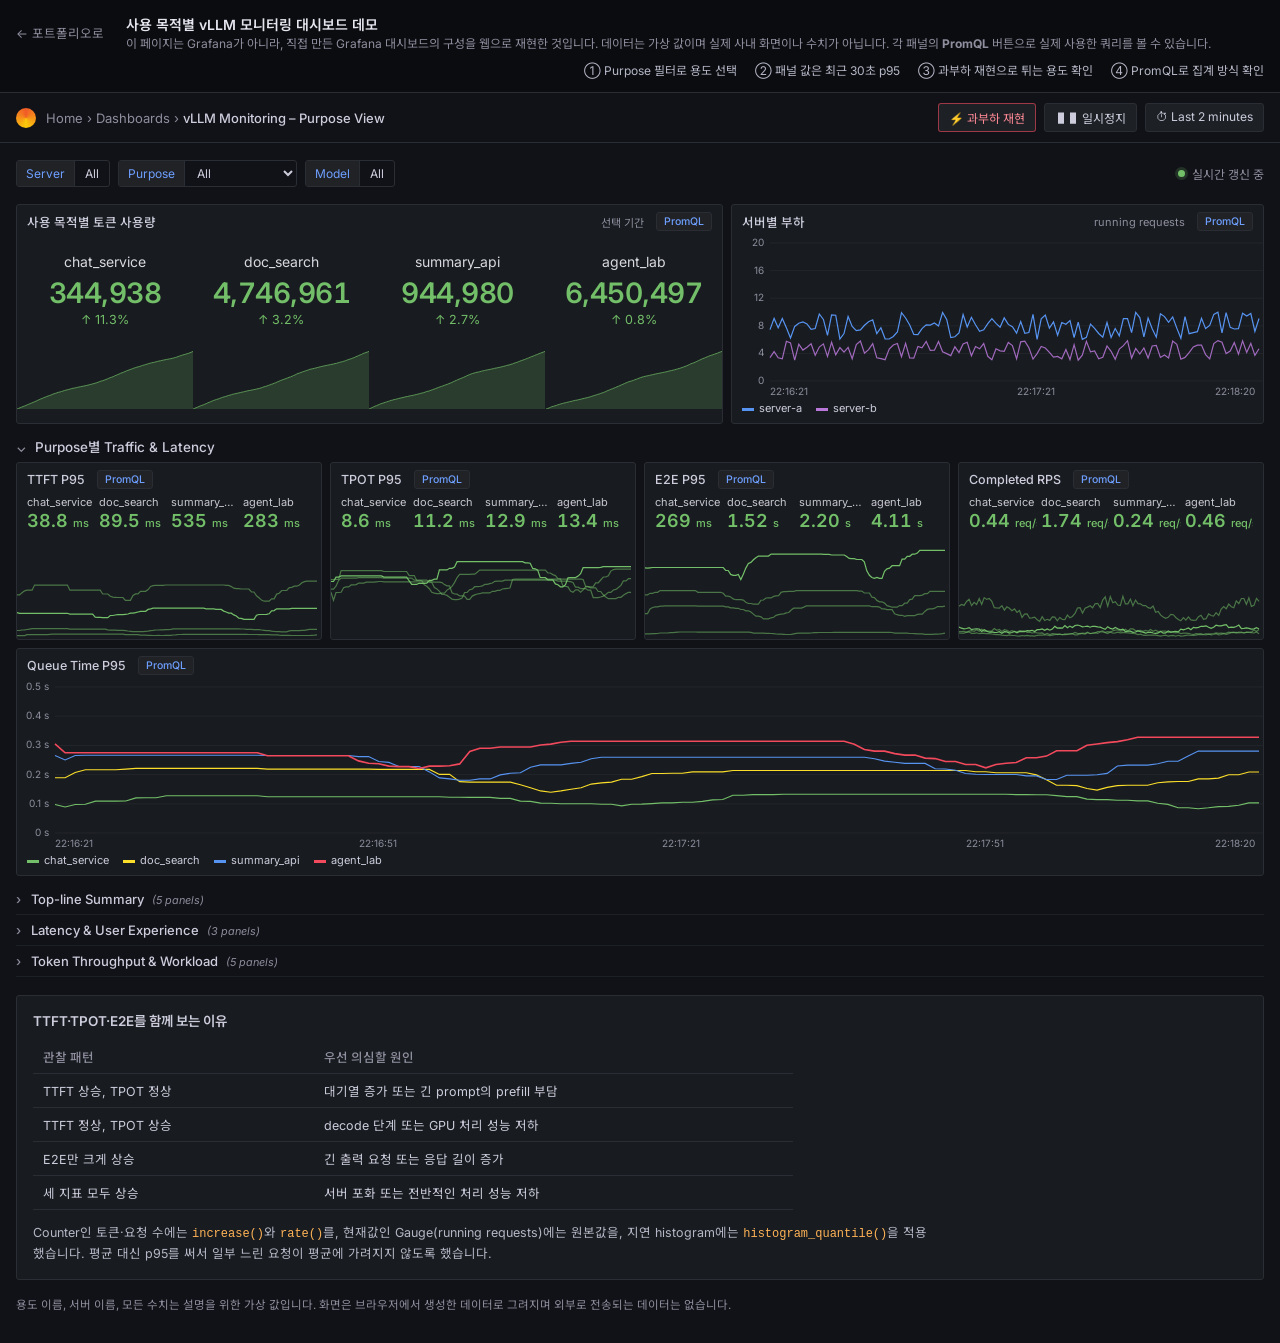
<file: demo/vllm-dashboard/index.html>
<!doctype html>
<html lang="ko">
<head>
<meta charset="utf-8">
<meta name="viewport" content="width=device-width,initial-scale=1">
<meta name="robots" content="noindex">
<title>vLLM 대시보드 데모 | 오서연</title>
<meta name="description" content="사용 목적별 vLLM 모니터링 대시보드를 가상 데이터로 재구성한 데모입니다.">
<meta name="theme-color" content="#111217">
<link rel="preconnect" href="https://fonts.googleapis.com">
<link href="https://fonts.googleapis.com/css2?family=Inter:wght@400;500;600&family=Noto+Sans+KR:wght@400;500;600&display=swap" rel="stylesheet">
<style>
:root{--bg:#111217;--panel:#181b1f;--line:#2a2d33;--grid:#22252b;--txt:#ccccdc;--dim:#8e8e9e;--blue:#6e9fff;--red:#f2495c}
*{box-sizing:border-box}
html{color-scheme:dark}
body{margin:0;background:var(--bg);color:var(--txt);font:13px Inter,'Noto Sans KR',sans-serif;-webkit-font-smoothing:antialiased}
a{color:inherit}
.intro{display:flex;flex-wrap:wrap;align-items:center;gap:10px 22px;padding:14px 16px;border-bottom:1px solid var(--line);background:#0b0c10}
.intro .back{text-decoration:none;color:var(--dim);font-size:12.5px}
.intro .back:hover{color:var(--txt)}
.intro h1{font-size:14px;font-weight:600;margin:0;color:#e4e5ee}
.intro p{margin:0;font-size:12px;color:var(--dim)}
.intro ol{display:flex;flex-wrap:wrap;gap:6px 18px;list-style:none;margin:0 0 0 auto;padding:0;font-size:12px;color:#b5b7c6}
.top{display:flex;flex-wrap:wrap;align-items:center;gap:10px;padding:10px 16px;border-bottom:1px solid var(--line)}
.logo{width:20px;height:20px;border-radius:50%;background:conic-gradient(#f05a28,#fbca0a,#f05a28);flex:none}
.crumb{color:var(--dim)} .crumb b{color:var(--txt);font-weight:500}
.top .r{margin-left:auto;display:flex;flex-wrap:wrap;gap:8px}
.btn{border:1px solid var(--line);border-radius:3px;padding:5px 10px;color:var(--txt);font:inherit;font-size:12px;background:#1d2025;cursor:pointer}
.btn:hover{border-color:#464a52}
.btn:focus-visible,select:focus-visible{outline:2px solid var(--blue);outline-offset:2px}
.btn.hot{border-color:rgba(242,73,92,.6);color:#ff8a96}
.btn.hot[disabled]{opacity:.55;cursor:default}
.vars{display:flex;flex-wrap:wrap;align-items:center;gap:8px;padding:10px 16px}
.var{display:flex;border:1px solid var(--line);border-radius:3px;font-size:12px}
.var span{padding:5px 9px;background:#202226;color:var(--blue);border-right:1px solid var(--line)}
.var b{padding:5px 10px;font-weight:400}
.var select{background:transparent;color:var(--txt);border:0;font:inherit;padding:4px 8px;cursor:pointer}
.var select option{background:#202226}
.status{margin-left:auto;font-size:12px;color:var(--dim);display:flex;align-items:center;gap:7px}
.status i{width:7px;height:7px;border-radius:50%;background:#73bf69;box-shadow:0 0 0 3px rgba(115,191,105,.18)}
.status.paused i{background:var(--dim);box-shadow:none}
.status.over{color:#ff8a96}.status.over i{background:var(--red);box-shadow:0 0 0 3px rgba(242,73,92,.2)}
.grid{padding:0 16px;display:grid;gap:8px}
.g1{grid-template-columns:57fr 43fr}
.g2{grid-template-columns:repeat(4,minmax(0,1fr))}
.panel{background:var(--panel);border:1px solid var(--line);border-radius:3px;position:relative;overflow:hidden;min-width:0}
.ptitle{font-size:12.5px;font-weight:500;padding:7px 10px 0;display:flex;gap:6px;align-items:center}
.ptitle i{font-style:normal;color:var(--dim);font-size:10px;border:1px solid var(--dim);border-radius:50%;width:12px;height:12px;display:inline-grid;place-items:center}
.ptitle small{color:var(--dim);font-weight:400;margin-left:auto;font-size:11px}
.row-title{padding:12px 16px 6px;font-size:13.5px;font-weight:500}
.row-title:before{content:'⌄';color:var(--dim);margin-right:8px}
.stats{display:grid;grid-template-columns:repeat(4,minmax(0,1fr));min-height:178px}
.stat{position:relative;text-align:center;padding:22px 4px 0;transition:opacity .3s;min-width:0}
.stat .n{font-size:14px;color:#d8d9e0}
.stat .v{font-size:clamp(20px,2.2vw,32px);font-weight:600;margin-top:6px;letter-spacing:-.5px;font-variant-numeric:tabular-nums;white-space:nowrap}
.stat .d{font-size:12.5px;margin-top:2px}
.stat svg{position:absolute;left:0;bottom:0;width:100%;height:64px}
.mstats{display:grid;grid-template-columns:repeat(4,minmax(0,1fr));padding:6px 10px 0;gap:4px}
.mstats div{font-size:11px;color:#c7c8d1;white-space:nowrap;overflow:hidden;text-overflow:ellipsis;transition:opacity .3s}
.mstats b{display:block;font-size:clamp(15px,1.4vw,20px);font-weight:600;margin-top:1px;font-variant-numeric:tabular-nums}
.mstats b small{font-size:11px;font-weight:500}
.dimmed{opacity:.28}
svg.ts{display:block;width:100%}
svg text{fill:var(--dim);font:10px Inter,sans-serif}
.legend{display:flex;flex-wrap:wrap;gap:4px 14px;font-size:11px;padding:2px 10px 8px}
.legend span:before{content:'';display:inline-block;width:12px;height:3px;margin-right:5px;vertical-align:middle;background:var(--c)}
.collapsed{padding:8px 16px 4px}
.collapsed div{padding:7px 0;border-bottom:1px solid #1d2025;font-size:13px;font-weight:500}
.collapsed div:before{content:'›';color:var(--dim);margin-right:10px}
.collapsed small{color:var(--dim);font-weight:400;margin-left:8px;font-style:italic}
footer{padding:16px 16px 28px;font-size:11.5px;color:var(--dim);line-height:1.7}
@media (max-width:900px){
  .g1,.g2{grid-template-columns:minmax(0,1fr)}
  .stats{grid-template-columns:repeat(2,minmax(0,1fr));min-height:0}
  .stat{padding:16px 4px 58px}
  .intro ol{margin-left:0}
  .status{margin-left:0;width:100%}
}
.ptitle .q{margin-left:6px;border:1px solid var(--line);background:#202226;color:var(--blue);border-radius:3px;font:500 10.5px Inter,sans-serif;padding:2px 7px;cursor:pointer}
.ptitle .q[aria-expanded="true"]{background:var(--blue);color:#0b0c10;border-color:var(--blue)}
.ptitle .q:focus-visible{outline:2px solid var(--blue);outline-offset:2px}
.qbox{position:fixed;left:16px;right:16px;bottom:16px;max-width:880px;margin:0 auto;max-height:60vh;overflow:auto;background:#1b1d22;border:1px solid #3a3e46;border-radius:6px;padding:14px 16px;z-index:20;box-shadow:0 18px 50px rgba(0,0,0,.55)}.qhead{display:flex;align-items:center;gap:10px;margin-bottom:10px;font-size:13px;font-weight:600}.qhead span{color:var(--dim);font-weight:400;font-size:11.5px}.qhead button{margin-left:auto}
.qbox pre{margin:0;font:11.5px/1.55 ui-monospace,SFMono-Regular,Menlo,monospace;color:#d6e2ff;white-space:pre;overflow-x:auto}
.qbox pre .f{color:#ffb357}.qbox pre .m{color:#8ec07c}.qbox pre .s{color:#f2a2c0}
.qbox p{margin:8px 0 0;font-size:11.5px;line-height:1.6;color:#b5b7c6}
.readme{margin:14px 16px 0;padding:14px 16px;border:1px solid var(--line);border-radius:3px;background:var(--panel)}
.readme h2{margin:0 0 10px;font-size:13.5px;font-weight:600}
.readme table{border-collapse:collapse;width:100%;max-width:760px;font-size:12.5px}
.readme th,.readme td{text-align:left;padding:7px 10px;border-bottom:1px solid var(--line)}
.readme th{color:var(--dim);font-weight:500}
.readme p{margin:12px 0 0;font-size:12.5px;line-height:1.7;color:#b5b7c6;max-width:900px}
.readme code{font:12px ui-monospace,Menlo,monospace;color:#ffb357}
</style>
</head>
<body>
<header class="intro">
  <a class="back" href="../../#bank-experience">← 포트폴리오로</a>
  <div><h1>사용 목적별 vLLM 모니터링 대시보드 데모</h1><p>이 페이지는 Grafana가 아니라, 직접 만든 Grafana 대시보드의 구성을 웹으로 재현한 것입니다. 데이터는 가상 값이며 실제 사내 화면이나 수치가 아닙니다. 각 패널의 <b>PromQL</b> 버튼으로 실제 사용한 쿼리를 볼 수 있습니다.</p></div>
  <ol><li>① Purpose 필터로 용도 선택</li><li>② 패널 값은 최근 30초 p95</li><li>③ 과부하 재현으로 튀는 용도 확인</li><li>④ PromQL로 집계 방식 확인</li></ol>
</header>
<main>
<div class="top"><div class="logo" aria-hidden="true"></div><span class="crumb">Home › Dashboards › <b>vLLM Monitoring – Purpose View</b></span>
  <div class="r"><button class="btn hot" id="burst" type="button">⚡ 과부하 재현</button><button class="btn" id="pause" type="button" aria-pressed="false">❚❚ 일시정지</button><span class="btn" aria-hidden="true">⏱ Last 2 minutes</span></div></div>
<div class="vars">
  <div class="var"><span>Server</span><b>All</b></div>
  <label class="var"><span>Purpose</span><select id="purpose" aria-label="Purpose 필터"><option value="all">All</option></select></label>
  <div class="var"><span>Model</span><b>All</b></div>
  <p class="status" id="status" role="status"><i></i><span>실시간 갱신 중</span></p>
</div>

<div class="grid g1">
  <section class="panel"><div class="ptitle" data-q="tok">사용 목적별 토큰 사용량 <small>선택 기간</small></div><div class="stats" id="tok"></div></section>
  <section class="panel"><div class="ptitle" data-q="srv">서버별 부하 <small>running requests</small></div><svg class="ts" id="srv" height="168"></svg><div class="legend"><span style="--c:#5794f2">server-a</span><span style="--c:#b877d9">server-b</span></div></section>
</div>
<div class="row-title">Purpose별 Traffic &amp; Latency</div>
<div class="grid g2" id="lat"></div>
<div class="grid" style="margin-top:8px">
  <section class="panel"><div class="ptitle" data-q="queue">Queue Time P95</div><svg class="ts" id="queue" height="176"></svg><div class="legend" id="qleg"></div></section>
</div>
<div class="collapsed" aria-hidden="true"><div>Top-line Summary<small>(5 panels)</small></div><div>Latency &amp; User Experience<small>(3 panels)</small></div><div>Token Throughput &amp; Workload<small>(5 panels)</small></div></div>
</main>
<section class="readme" aria-labelledby="readme-title"><h2 id="readme-title">TTFT·TPOT·E2E를 함께 보는 이유</h2>
<table><thead><tr><th>관찰 패턴</th><th>우선 의심할 원인</th></tr></thead><tbody>
<tr><td>TTFT 상승, TPOT 정상</td><td>대기열 증가 또는 긴 prompt의 prefill 부담</td></tr>
<tr><td>TTFT 정상, TPOT 상승</td><td>decode 단계 또는 GPU 처리 성능 저하</td></tr>
<tr><td>E2E만 크게 상승</td><td>긴 출력 요청 또는 응답 길이 증가</td></tr>
<tr><td>세 지표 모두 상승</td><td>서버 포화 또는 전반적인 처리 성능 저하</td></tr>
</tbody></table>
<p>Counter인 토큰·요청 수에는 <code>increase()</code>와 <code>rate()</code>를, 현재값인 Gauge(running requests)에는 원본값을, 지연 histogram에는 <code>histogram_quantile()</code>을 적용했습니다. 평균 대신 p95를 써서 일부 느린 요청이 평균에 가려지지 않도록 했습니다.</p></section>
<footer>용도 이름, 서버 이름, 모든 수치는 설명을 위한 가상 값입니다. 화면은 브라우저에서 생성한 데이터로 그려지며 외부로 전송되는 데이터는 없습니다.</footer>

<script>
const P=[{k:'chat_service',c:'#73bf69'},{k:'doc_search',c:'#fade2a'},{k:'summary_api',c:'#5794f2'},{k:'agent_lab',c:'#f2495c',hot:true}];
const N=120, WIN=30, BURST=16;
// 지표별 평상시 기준값(용도 순서), 과부하 때 agent_lab 증가분, 경고 임계값
const M={
  ttft:{t:'TTFT P95',u:'ms',base:[42,88,480,260],spike:11000,warn:2000},
  tpot:{t:'TPOT P95',u:'ms',base:[9.8,10.4,12,13],spike:15,warn:20},
  e2e:{t:'E2E P95',u:'ms',base:[290,1400,2100,3800],spike:44000,warn:15000},
  rps:{t:'Completed RPS',u:'req/s',base:[.42,1.8,.3,.6],spike:7.5,warn:5},
  queue:{t:'Queue',u:'s',base:[.12,.2,.25,.3],spike:4.6,warn:2}
};
const S={}, ov=[], srv=[[],[]], tok=P.map((p,i)=>[3.1e5,4.6e6,9.2e5,6.4e6][i]), tokStart=tok.slice(), tokHist=P.map(()=>[]);
let t=0, burstLeft=0, sel='all', paused=false, auto=true;
const rnd=()=>Math.random();
const wave=i=>.75+.25*Math.sin(i/9);

function step(){
  const hot=burstLeft>0, ramp=hot?Math.min(1,(BURST-burstLeft+1)/3):0;
  for(const key in M){const m=M[key];S[key]??=P.map(()=>[]);
    P.forEach((p,i)=>{let v=m.base[i]*wave(t+i*7)*(.85+.3*rnd());
      if(hot&&p.hot)v+=m.spike*ramp*(.55+.45*rnd());
      else if(hot&&key!=='rps')v*=1.15+.2*rnd(); // 같은 서버를 쓰는 다른 용도도 조금 느려짐
      S[key][i].push(v);if(S[key][i].length>N)S[key][i].shift()})}
  srv[0].push(6+4*rnd()+(hot?26*ramp+10*rnd():0));srv[1].push(3+3*rnd()+(hot?12*ramp+6*rnd():0));
  srv.forEach(s=>s.length>N&&s.shift());
  ov.push(hot);if(ov.length>N)ov.shift();
  P.forEach((p,i)=>{tok[i]+=S.rps[i].at(-1)*(p.hot&&hot?5200:900)*(.8+.4*rnd());tokHist[i].push(tok[i]);if(tokHist[i].length>N)tokHist[i].shift()});
  if(burstLeft>0)burstLeft--;
  t++;
}
for(let i=0;i<N;i++)step();

const NS='http://www.w3.org/2000/svg';
const el=(svg,tag,a)=>{const e=document.createElementNS(NS,tag);for(const k in a)e.setAttribute(k,a[k]);svg.appendChild(e);return e};
const nice=v=>{const p=10**Math.floor(Math.log10(v||1)),n=v/p;return(n<=1?1:n<=2?2:n<=5?5:10)*p};
const p95=a=>{const s=a.slice(-WIN).sort((x,y)=>x-y);return s[Math.floor(.95*(s.length-1))]};
const fmt=(v,u)=>u==='ms'?(v>=1000?[(v/1000).toFixed(v>=10000?1:2),'s']:[v>=100?v.toFixed(0):v.toFixed(1),'ms']):u==='req/s'?[v.toFixed(2),'req/s']:[v.toFixed(2),'s'];
const clock=k=>{const d=new Date(Date.now()-(N-1-k)*1000);return d.toTimeString().slice(0,8)};

function bands(svg,x,H){let s=-1;for(let i=0;i<=N;i++){if(ov[i]&&s<0)s=i;if(!ov[i]&&s>=0){const x0=x(s),x1=x(i-1);
  el(svg,'rect',{x:x0,y:0,width:Math.max(2,x1-x0),height:H,fill:'rgba(242,73,92,.10)'});
  el(svg,'line',{x1:x0,x2:x0,y1:0,y2:H,stroke:'rgba(242,73,92,.55)','stroke-dasharray':'3 3'});
  if(x1-x0>40||i===N)el(svg,'text',{x:x0+4,y:11,style:'fill:#f2495c;font-size:10.5px;font-weight:600'}).textContent='과부하 구간';s=-1}}}

function ts(svg,list,{unit='',axis=true}){
  svg.textContent='';const W=svg.clientWidth,H=svg.clientHeight-(axis?18:0)-(axis?12:0),top=axis?12:0,pad=axis?38:0;
  const g=el(svg,'g',{transform:`translate(0,${top})`});
  const max=nice(Math.max(...list.filter(s=>!s.off).flatMap(s=>s.d))*1.1);
  const x=i=>pad+i/(N-1)*(W-pad-4),y=v=>H-v/max*H;
  if(axis)for(let k=0;k<=5;k++){const v=max*k/5,yy=y(v);el(g,'line',{x1:pad,x2:W,y1:yy,y2:yy,stroke:'#22252b'});el(g,'text',{x:pad-6,y:yy+3,'text-anchor':'end'}).textContent=(v>=10?v.toFixed(0):+v.toFixed(1))+unit}
  bands(g,x,H);
  if(axis)(W<560?[0,60,N-1]:[0,30,60,90,N-1]).forEach(k=>el(g,'text',{x:Math.min(x(k),W-48),y:H+14}).textContent=clock(k));
  list.forEach(s=>el(g,'path',{d:s.d.map((v,i)=>(i?'L':'M')+x(i).toFixed(1)+' '+y(v).toFixed(1)).join(''),fill:'none',stroke:s.c,'stroke-width':s.w||1.2,opacity:s.off?.12:(s.o||1)}))}

// 패널 뼈대
const tokEl=document.getElementById('tok'), latEl=document.getElementById('lat'), sel$=document.getElementById('purpose');
P.forEach((p,i)=>{sel$.add(new Option(p.k,i));tokEl.insertAdjacentHTML('beforeend',`<div class="stat" data-i="${i}"><div class="n">${p.k}</div><div class="v"></div><div class="d"></div><svg></svg></div>`)});
['ttft','tpot','e2e','rps'].forEach(key=>latEl.insertAdjacentHTML('beforeend',`<section class="panel" data-k="${key}"><div class="ptitle" data-q="${key}">${M[key].t}</div><div class="mstats">${P.map((p,i)=>`<div data-i="${i}">${p.k}<b></b></div>`).join('')}</div><svg class="ts" height="108"></svg></section>`));
document.getElementById('qleg').innerHTML=P.map(p=>`<span style="--c:${p.c}">${p.k}</span>`).join('');

function render(){
  const on=i=>sel==='all'||+sel===i;
  tokEl.querySelectorAll('.stat').forEach(d=>{const i=+d.dataset.i,ch=(tok[i]/tokStart[i]-1)*100,c=ch>60?'#f2495c':ch>25?'#fade2a':'#73bf69';
    d.classList.toggle('dimmed',!on(i));d.querySelector('.v').textContent=Math.round(tok[i]).toLocaleString('en-US');d.querySelector('.v').style.color=c;
    d.querySelector('.d').textContent='↑ '+ch.toFixed(1)+'%';d.querySelector('.d').style.color=c;
    const s=d.querySelector('svg');s.textContent='';const W=s.clientWidth,H=s.clientHeight,h=tokHist[i],lo=h[0],hi=h.at(-1)||1;
    const pts=h.map((v,k)=>(k?'L':'M')+(k/(N-1)*W).toFixed(1)+' '+(H-((v-lo)/(hi-lo||1))*H*.9).toFixed(1)).join('');
    el(s,'path',{d:pts+`L${W} ${H}L0 ${H}Z`,fill:c,opacity:.2});el(s,'path',{d:pts,fill:'none',stroke:c,opacity:.7})});
  ts(document.getElementById('srv'),[{d:srv[0],c:'#5794f2'},{d:srv[1],c:'#b877d9',o:.85}],{});
  latEl.querySelectorAll('.panel').forEach(pn=>{const key=pn.dataset.k,m=M[key];
    pn.querySelectorAll('.mstats div').forEach(d=>{const i=+d.dataset.i,v=key==='rps'?S[key][i].at(-1):p95(S[key][i]),[n,u]=fmt(v,m.u);
      d.classList.toggle('dimmed',!on(i));const b=d.querySelector('b');b.innerHTML=`${n} <small>${u}</small>`;b.style.color=v>m.warn?'#f2495c':'#73bf69'});
    ts(pn.querySelector('svg'),P.map((p,i)=>({d:S[key][i].map((_,k,a)=>key==='rps'?a[k]:p95(a.slice(0,k+1))),c:p.hot&&ov.some(Boolean)?'#f2495c':'#73bf69',o:p.hot?1:.55,off:!on(i)})),{axis:false})});
  ts(document.getElementById('queue'),P.map((p,i)=>({d:S.queue[i].map((_,k,a)=>p95(a.slice(0,k+1))),c:p.c,w:p.hot?1.6:1.1,off:!on(i)})),{unit:' s'});
  const st=document.getElementById('status');st.className='status'+(paused?' paused':burstLeft>0?' over':'');
  st.querySelector('span').textContent=paused?'일시정지됨':burstLeft>0?`agent_lab 실험 트래픽 주입 중 · ${burstLeft}s`:'실시간 갱신 중';
  document.getElementById('burst').disabled=burstLeft>0;
}

const burst=()=>{burstLeft=BURST;auto=false;render()};
document.getElementById('burst').onclick=burst;
const pauseBtn=document.getElementById('pause');
const setPaused=v=>{paused=v;pauseBtn.textContent=v?'▶ 재생':'❚❚ 일시정지';pauseBtn.setAttribute('aria-pressed',v);render()};
pauseBtn.onclick=()=>setPaused(!paused);
sel$.onchange=()=>{sel=sel$.value;render()};
addEventListener('resize',render);
// 노트에 정리한 실제 쿼리. purpose 값만 가상 이름으로 바뀌어 보입니다.
const Q={
  tok:['sum by (purpose) (\n  increase(vllm:prompt_tokens_total{job="vllm"}[$__range])\n  +\n  increase(vllm:generation_tokens_total{job="vllm"}[$__range])\n)','누적 Counter라 원본값은 프로세스 시작 이후의 합계입니다. 선택한 기간의 사용량을 보려고 increase()를 적용했습니다.'],
  srv:['sum by (server) (\n  vllm:num_requests_running{job="vllm"}\n)','현재 동시 실행 요청 수를 나타내는 Gauge라 rate()를 적용하지 않고 원본값을 합산했습니다.'],
  ttft:['histogram_quantile(\n  0.95,\n  sum by (purpose, le) (\n    rate(vllm:time_to_first_token_seconds_bucket{\n      job="vllm", purpose=~"$purpose"\n    }[$__rate_interval])\n  )\n)','첫 토큰까지의 시간입니다. 대기열과 prefill 부담이 함께 드러납니다. 버킷을 purpose와 le로 합산한 뒤 p95를 계산했습니다.'],
  tpot:['histogram_quantile(\n  0.95,\n  sum by (purpose, le) (\n    rate(vllm:inter_token_latency_seconds_bucket{\n      job="vllm", purpose=~"$purpose"\n    }[$__rate_interval])\n  )\n)','출력 토큰 사이의 간격입니다. vLLM 버전에 따라 time_per_output_token_seconds_bucket 이름을 쓰기도 해서 /metrics에서 확인한 뒤 적용했습니다.'],
  e2e:['histogram_quantile(\n  0.95,\n  sum by (purpose, le) (\n    rate(vllm:e2e_request_latency_seconds_bucket{\n      job="vllm", purpose=~"$purpose"\n    }[$__rate_interval])\n  )\n)','요청부터 응답 완료까지 사용자가 기다린 전체 시간입니다.'],
  rps:['sum by (purpose) (\n  rate(vllm:request_success_total{\n    job="vllm", purpose=~"$purpose"\n  }[$__rate_interval])\n)','누적 Counter라 rate()를 적용했습니다. 게이트웨이 유입량이 아니라 vLLM이 완료한 요청 기준이라 Completed RPS로 이름 붙였습니다.'],
  queue:['histogram_quantile(\n  0.95,\n  sum by (purpose, le) (\n    rate(vllm:request_queue_time_seconds_bucket{\n      job="vllm", purpose=~"$purpose"\n    }[$__rate_interval])\n  )\n)','TTFT 상승이 대기열 때문인지 긴 prompt의 prefill 때문인지 구분하려고 추가한 패널입니다.']
};
const esc=t=>t.replace(/[&<>]/g,c=>({'&':'&amp;','<':'&lt;','>':'&gt;'})[c]);
const hl=t=>esc(t).replace(/"([^"]*)"/g,'<span class="s">"$1"</span>').replace(/\b(histogram_quantile|sum by|increase|rate)\b/g,'<span class="f">$1</span>').replace(/(vllm:\w+)/g,'<span class="m">$1</span>');
document.querySelectorAll('.ptitle[data-q]').forEach((h,n)=>{const [code,why]=Q[h.dataset.q],panel=h.closest('.panel'),id='q'+n;
  const b=document.createElement('button');b.type='button';b.className='q';b.textContent='PromQL';b.setAttribute('aria-expanded','false');b.setAttribute('aria-controls',id);
  const box=document.createElement('div');box.className='qbox';box.id=id;box.hidden=true;const name=h.firstChild.textContent.trim();box.setAttribute('role','dialog');box.setAttribute('aria-label',name+' PromQL');box.innerHTML=`<div class="qhead">${name}<span>PromQL</span><button class="btn" type="button">닫기 ✕</button></div><pre>${hl(code)}</pre><p>${why}</p>`;
  b.onclick=()=>{const open=box.hidden;document.querySelectorAll('.qbox').forEach(x=>x.hidden=true);document.querySelectorAll('.ptitle .q').forEach(x=>x.setAttribute('aria-expanded','false'));box.hidden=!open;b.setAttribute('aria-expanded',open)};
  box.querySelector('.qhead button').onclick=()=>{box.hidden=true;b.setAttribute('aria-expanded','false');b.focus()};
  h.appendChild(b);document.body.appendChild(box)});
addEventListener('keydown',e=>{if(e.key==='Escape'){document.querySelectorAll('.qbox').forEach(x=>x.hidden=true);document.querySelectorAll('.ptitle .q').forEach(x=>x.setAttribute('aria-expanded','false'))}});
if(matchMedia('(prefers-reduced-motion: reduce)').matches)setPaused(true);
render();
setInterval(()=>{if(paused)return;step();if(auto&&t===N+6)burstLeft=BURST;render()},1000);
</script>
<script defer src="../../analytics.js?v=1" data-endpoint="https://sohds.goatcounter.com/count"></script></body>
</html>
</file>
<file: style.css>
@import url('https://fonts.googleapis.com/css2?family=DM+Sans:wght@400;500;600;700&family=Noto+Sans+KR:wght@400;500;600;700;800&display=swap');
:root{--accent:#174d46;--paper:#f7f8f3;--white:#fff;--ink:#233c37;--green:#174d46;--muted:#63716a;--line:#dce2d9;--lime:#d8ebbb;--font:'DM Sans','Noto Sans KR',sans-serif}
*{box-sizing:border-box}html{scroll-behavior:smooth;scroll-padding-top:105px}body{margin:0;background:var(--paper);color:var(--ink);font-family:var(--font);font-size:15px;line-height:1.8;-webkit-font-smoothing:antialiased}a{color:inherit;text-decoration:none}button{font:inherit}button,a,summary{-webkit-tap-highlight-color:transparent}a:focus-visible,button:focus-visible,summary:focus-visible{outline:3px solid #527b45;outline-offset:5px}::selection{background:var(--lime);color:var(--green)}[hidden]{display:none!important}.wrap{width:min(1160px,calc(100% - 96px));margin-inline:auto}.mono,.eyebrow,.visual-label,.visual-bottom{font-family:'DM Sans',sans-serif;letter-spacing:.12em;font-size:11px;font-weight:600}.eyebrow{color:var(--accent);margin:0 0 21px}.site-header{width:min(1320px,calc(100% - 96px));height:96px;display:flex;align-items:center;justify-content:space-between;margin:auto;border-bottom:1px solid var(--line)}.wordmark{font-weight:700;font-size:29px;letter-spacing:-1.8px}.wordmark>span:first-child{color:#789c60}.brand-dot{color:#80a756}.site-header nav{display:flex;gap:34px;font-size:13px}.site-header nav a{position:relative;color:var(--muted)}.site-header nav a:hover,.site-header nav a[aria-current]{color:var(--accent)}.site-header nav a[aria-current]:after{content:'';position:absolute;bottom:-7px;left:50%;width:4px;height:4px;background:var(--green);border-radius:50%}.header-contact{font-size:12px;font-weight:600}.header-contact span{margin-left:15px}.hero{padding-top:86px;display:grid;grid-template-columns:1.3fr 1fr;gap:48px;align-items:center}.hero .eyebrow{display:flex;align-items:center;gap:10px}.status-dot{height:7px;width:7px;border-radius:50%;background:#688953}.hero h1{font-size:clamp(30px,3.15vw,45px);font-weight:700;line-height:1.55;letter-spacing:-2.1px;margin:0}.hero h1>span{color:#698463}.hero-description{font-size:14px;color:var(--muted);line-height:2;margin:26px 0 31px}.hero-actions{display:flex;align-items:center;gap:30px}.button{padding:14px 22px;display:inline-flex;align-items:center;gap:25px;font-size:12px;border-radius:3px;transition:background .2s,transform .2s}.primary{background:var(--green);color:white}.primary:hover{background:#2d635a;transform:translateY(-2px)}.text-link{font-size:12px;white-space:nowrap;border-bottom:1px solid #a0afa4;padding-bottom:5px}.text-link>span{margin-left:12px}.focus-strip{grid-column:1/-1;display:flex;gap:53px;align-items:center;padding:28px 0;border-top:1px solid var(--line);border-bottom:1px solid var(--line);margin-top:8px;color:#4d675d;font-size:12px}.focus-strip .mono{font-size:9px;color:#859181;margin-right:auto}.section{padding-block:89px}.section-heading{display:flex;justify-content:space-between;align-items:flex-end;margin-bottom:35px;gap:20px}.section-heading .eyebrow{margin-bottom:12px}.section-heading h2,.about-intro h2{font-size:30px;letter-spacing:-1.4px;line-height:1.5;margin:0;font-weight:600}.section-heading>p{margin:0;color:var(--muted);font-size:12px;line-height:1.9}.experience-card{display:grid;grid-template-columns:280px 1fr;background:var(--white);border:1px solid var(--line);border-radius:5px;overflow:hidden}.experience-aside{background:#eef2e8;padding:35px 28px}.kdb-mark{font-size:37px;font-weight:700;letter-spacing:-2px;display:block;line-height:1.2;margin-bottom:33px}.kdb-mark>span{display:block;font-size:12px;letter-spacing:.15em;margin-top:9px;font-weight:500}.experience-aside>.mono{font-size:10px;color:var(--muted)}.experience-aside h3{font-size:18px;margin:12px 0 4px}.experience-aside>p:not(.mono){font-size:11px;margin:0 0 20px;color:var(--muted)}.experience-aside .tags{gap:6px}.experience-body{padding:34px 37px}.work-item{display:flex;gap:20px;margin-bottom:31px}.work-number{font-size:10px;color:#72826b;padding-top:5px}.work-item h4{font-size:16px;letter-spacing:-.45px;line-height:1.6;margin:0 0 10px}.work-item p{font-size:12px;color:var(--muted);margin:0 0 15px;line-height:1.95;word-break:keep-all;overflow-wrap:anywhere}.tags{display:flex;flex-wrap:wrap;gap:7px}.tags>span{padding:3px 8px;border-radius:3px;background:#f0f3ec;color:#5f7358;font-size:9px;line-height:1.7}.case-study{border-top:1px solid var(--line);padding-top:16px}.case-study summary{font-size:11px;color:var(--accent)}summary{list-style:none;cursor:pointer;display:flex;align-items:center;justify-content:space-between;gap:18px}summary::-webkit-details-marker{display:none}summary>span{font-size:18px;font-weight:400;transition:transform .2s}details[open]>summary>span{transform:rotate(45deg)}.case-content h5{font-size:13px;margin:20px 0 7px}.case-content p{font-size:12px;color:var(--muted);margin:0 0 12px;word-break:keep-all;overflow-wrap:anywhere}.case-content .case-note{background:var(--paper);font-size:10px;padding:12px 15px;margin-top:20px}.section+.section{padding-top:15px}.filters{display:flex;gap:8px;margin-bottom:25px}.filters button{border:1px solid var(--line);background:transparent;padding:8px 16px;border-radius:3px;font-size:11px;color:var(--muted);cursor:pointer}.filters button[aria-pressed=true]{background:var(--green);color:white;border-color:var(--green)}.filters button>span{margin-left:6px;opacity:.65;font-size:9px}.filters button:hover{border-color:var(--green)}.project-grid{display:grid;grid-template-columns:1fr 1fr;gap:25px}.project-card{background:white;border:1px solid var(--line);border-radius:5px;overflow:hidden;display:flex;flex-direction:column;transition:box-shadow .2s,transform .2s}.project-card:hover{box-shadow:0 8px 28px #233c3709;transform:translateY(-3px)}.project-visual{height:204px;padding:23px 26px;position:relative;overflow:hidden;display:flex;align-items:center;justify-content:center}.visual-label,.visual-bottom{position:absolute;left:25px;font-size:8px;letter-spacing:.11em}.visual-label{top:20px}.visual-bottom{bottom:17px;font-size:7px;opacity:.7}.debate-visual{background:#e7eddf}.debate-flow{display:flex;align-items:center;gap:30px}.debate-flow>div{width:111px;border:1px solid #9eb190;background:#f3f6eb;padding:14px 20px;border-radius:3px;font-size:22px;font-weight:500;line-height:1.4;box-shadow:5px 5px 0 #c8d6bc}.debate-flow>div:last-child{background:var(--green);color:var(--lime);border-color:var(--green);box-shadow:5px 5px 0 #afc1a5}.debate-flow>div span{display:block;font-size:8px;margin-top:5px;font-weight:400}.exchange{font-size:27px;color:#6e8860}.etf-visual{background:#e9efed}.etf-bars{display:flex;align-items:flex-end;gap:10px;height:105px;border-bottom:1px solid #9eb9ae;padding:0 10px;width:90%;justify-content:center;background:repeating-linear-gradient(to top,transparent 0,transparent 25px,#d9e2dc 26px,transparent 27px)}.etf-bars i{width:19px;height:30%;background:#93aa98;border-radius:2px 2px 0 0}.etf-bars i:nth-child(2n){background:#477460;height:55%}.etf-bars i:nth-child(3n){height:42%;background:#77997f}.etf-bars i:nth-child(5n){height:85%;background:#315d4a}.etf-bars i:nth-child(7n){height:67%}.etf-bars i:nth-child(11){height:96%;background:var(--green)}.xai-visual{background:#eeeae0}.heatmap{display:grid;grid-template-columns:repeat(12,12px);gap:3px;transform:rotate(-8deg);opacity:.85}.heatmap i{height:12px;border-radius:2px;background:#d9d2b9}.heatmap i:nth-child(3n){background:#b7bc8c}.heatmap i:nth-child(7n){background:#7f9762}.heatmap i:nth-child(11n){background:#456c4b}.heatmap i:nth-child(17n){background:#dcb674}.voice-visual{background:#e9e9ee;color:#565a75}.wave{display:flex;align-items:center;gap:5px;height:94px}.wave i{display:block;width:4px;height:20%;border-radius:3px;background:#959bb1}.wave i:nth-child(3n){height:67%;background:#777f9b}.wave i:nth-child(5n){height:90%;background:#535d80}.wave i:nth-child(7n){height:40%}.project-content{padding:25px 27px 19px;flex:1;display:flex;flex-direction:column}.project-meta{font-size:10px;color:#77846f;margin:0 0 11px}.project-content h3{font-size:22px;font-weight:600;margin:0 0 13px;letter-spacing:-.6px;line-height:1.5}.project-content>p:not(.project-meta){font-size:12px;color:var(--muted);line-height:1.95;margin:0 0 17px;word-break:keep-all;overflow-wrap:anywhere}.project-content .tags{margin-bottom:19px}.project-content details{margin-bottom:17px;font-size:11px}.project-content details p{font-size:12px;color:var(--muted);line-height:1.95}.project-link{margin-top:auto;border-top:1px solid var(--line);padding-top:14px;display:flex;justify-content:space-between;font-size:11px;font-weight:500}.project-link>span{font-size:17px}.compact-card .project-content{position:relative;padding-top:29px}.compact-card .small-icon{position:absolute;right:27px;top:33px;font-size:24px;color:#9cab91;letter-spacing:-1px}.small-icon span{font-size:14px}.compact-card h3{padding-right:48px}.compact-card .project-meta{margin-bottom:16px}.archive-link{display:flex;align-items:center;justify-content:space-between;padding:22px 0;margin-top:20px;border-bottom:1px solid var(--line);font-size:11px;color:var(--muted);gap:20px}.archive-link .mono{display:block;font-size:8px;margin-bottom:5px}.archive-link strong{color:var(--ink)}.research-section{background:#edf1e8;border-block:1px solid var(--line)}.publications{padding:0;margin:0;list-style:none}.publications li{display:grid;grid-template-columns:100px 1fr;border-top:1px solid #d3ddcb;padding:29px 0;gap:20px}.publications li:last-child{padding-bottom:0}.paper-year{font-size:15px;color:#77836b;padding-top:3px}.paper-venue{font-size:9px;color:#6f7e67;margin:0 0 8px;letter-spacing:.04em}.publications h3{font-size:18px;font-weight:500;line-height:1.8;margin:0 0 11px;letter-spacing:-.45px}.publications h3 a:hover{color:#63834c}.publications h3 span{margin-left:14px}.authors{font-size:10px;color:#7a8274;margin:0}.authors strong{color:var(--ink);font-weight:500}.about-section{display:grid;grid-template-columns:1fr 1fr;gap:105px}.about-intro h2{font-size:36px;line-height:1.65;margin-bottom:23px}.about-intro h2 span{color:#738c64}.about-intro>p:not(.eyebrow){font-size:12px;color:var(--muted);line-height:2.1;word-break:keep-all}.skill-groups{margin-top:35px;padding-top:25px;border-top:1px solid var(--line)}.skill-groups h3,.about-history>h3{font-size:13px;margin:0 0 22px;font-weight:600}.skill-groups p{font-size:10px;color:var(--muted);line-height:2.1}.skill-groups strong{display:block;font-size:10px;color:#4d6251;font-weight:500}.timeline-row{display:grid;grid-template-columns:135px 1fr;gap:18px;margin-bottom:24px}.timeline-row>span{font-size:9px;color:#7d8977;line-height:1.9;padding-top:4px}.timeline-row h4{font-size:12px;margin:0;font-weight:500}.timeline-row p{font-size:10px;color:var(--muted);margin:4px 0 0}.about-history .awards-title{margin-top:36px}.award-row{display:flex;gap:28px;margin:15px 0}.award-row>span{font-size:10px;color:#7d8977;line-height:2.3}.award-row p{font-size:11px;line-height:1.9;margin:0}.award-row strong{font-weight:500;color:#5c7d4b;white-space:nowrap}.award-row small{display:block;color:var(--muted);font-size:9px}.contact-section{background:var(--green);color:#f5f7ee;padding:62px 0}.contact-section .eyebrow{color:#becfae;font-size:9px}.contact-section h2{font-size:35px;font-weight:500;line-height:1.6;letter-spacing:-1.4px;margin:0 0 32px}.contact-section h2>span{color:#bedba0}.contact-links{display:flex;gap:38px}.contact-links a{font-size:12px;border-bottom:1px solid #62867a;padding-bottom:9px;min-width:115px;display:flex;justify-content:space-between}.contact-links a:hover{color:var(--lime)}footer{display:flex;justify-content:space-between;align-items:center;padding:24px 0;font-size:9px;color:#74806c}footer .mono{font-size:8px}footer a{font-size:10px}.sr-only{position:absolute;width:1px;height:1px;padding:0;margin:-1px;overflow:hidden;clip:rect(0,0,0,0);white-space:nowrap;border:0}.skip-link{position:fixed;top:-80px;left:15px;padding:10px 20px;background:var(--green);color:white;z-index:100}.skip-link:focus{top:10px}
@media(min-width:1500px){.hero{padding-top:100px}}
@media(max-width:1000px){.wrap,.site-header{width:calc(100% - 56px)}.hero{gap:28px}.hero h1{font-size:31px;letter-spacing:-1.5px}.hero-description{font-size:12px}.focus-strip{gap:25px;font-size:10px}.experience-card{grid-template-columns:230px 1fr}.experience-aside{padding:28px 24px}.experience-body{padding:28px}.about-section{gap:50px}.timeline-row{grid-template-columns:110px 1fr}.project-content h3{font-size:20px}}
@media(max-width:720px){html{scroll-padding-top:24px}.wrap,.site-header{width:calc(100% - 40px)}.site-header{height:76px}.site-header nav{gap:17px;font-size:11px}.header-contact{display:none}.wordmark{font-size:26px}.hero{grid-template-columns:1fr;padding-top:48px;gap:34px}.hero h1{font-size:clamp(28px,6.6vw,42px);letter-spacing:-1.5px;line-height:1.55}.hero-description{font-size:12px;margin-top:20px}.hero .eyebrow{font-size:9px}.hero-actions{gap:27px}.button{padding:12px 18px}.focus-strip{display:flex;flex-wrap:wrap;justify-content:space-between;gap:8px 13px;margin-top:0;padding:20px 0;font-size:9px}.focus-strip .mono{width:100%;margin-bottom:4px;font-size:8px}.section{padding-block:57px}.section-heading{align-items:flex-end;margin-bottom:25px}.section-heading h2{font-size:24px;letter-spacing:-1px}.section-heading .eyebrow{font-size:9px}.section-heading>p{display:none}.section-heading>.text-link{font-size:10px}.experience-card{grid-template-columns:1fr}.experience-aside{padding:25px;position:relative}.kdb-mark{font-size:28px;margin:0 0 15px}.kdb-mark span{display:inline;font-size:13px;letter-spacing:-.3px;margin-left:9px}.experience-aside>.mono{position:absolute;right:25px;top:25px;font-size:9px}.experience-aside h3{font-size:17px}.experience-aside>p:not(.mono){margin-bottom:13px}.experience-body{padding:26px 23px}.work-item{gap:13px}.work-item h4{font-size:14px}.work-item p{font-size:12px}.case-study summary{font-size:10px}.project-grid{grid-template-columns:1fr;gap:21px}.filters{gap:6px;flex-wrap:wrap}.filters button{font-size:10px;padding:7px 12px}.project-visual{height:190px}.project-content{padding:23px}.project-content h3{font-size:21px}.project-meta{font-size:9px}.project-content>p:not(.project-meta){font-size:12px}.project-content .tags>span{font-size:9px}.publications li{grid-template-columns:42px 1fr;gap:14px;padding:24px 0}.paper-year{font-size:12px}.publications h3{font-size:14px;line-height:1.9}.paper-venue{font-size:8px}.authors{font-size:9px}.desktop-break{display:none}.about-section{grid-template-columns:1fr;gap:38px}.about-intro h2{font-size:30px}.about-intro>p:not(.eyebrow){font-size:12px}.skill-groups{margin-top:24px}.timeline-row{grid-template-columns:125px 1fr}.contact-section{padding:45px 0}.contact-section h2{font-size:25px;letter-spacing:-1px}.contact-links{gap:20px}.contact-links a{font-size:11px;min-width:0;flex:1}.archive-link{font-size:10px;line-height:1.9}footer{flex-wrap:wrap;gap:5px;font-size:8px}footer .mono{display:none}}
@media(prefers-reduced-motion:reduce){html{scroll-behavior:auto}*,*:before,*:after{transition:none!important;animation:none!important}}
@media print{body{background:white;color:#222}.site-header,.hero-gallery,.filters,.contact-section,.hero-actions,footer,.project-visual,.archive-link{display:none!important}.wrap{width:100%}.hero,.about-section{display:block}.hero{padding-top:0}.hero h1{font-size:28px}.section{padding-block:22px}.project-card,.experience-card,.publications li{break-inside:avoid}.project-card{box-shadow:none}.focus-strip{margin-top:20px}.project-grid{gap:12px}.project-content{padding:14px}.project-content h3{font-size:16px}.experience-aside{background:#f5f5f5}.research-section{background:white}.about-history{margin-top:20px}.contact-links a:after{content:attr(href)}details:not([open]){display:none}}

/* Featured pension agent case study */
.pension-card{grid-column:1/-1;display:grid;grid-template-columns:32% 1fr}.pension-visual{height:100%;min-height:405px;background:#e5ece2;color:var(--accent)}.pension-flow{display:flex;flex-direction:column;align-items:center;width:100%;padding:44px 0}.pension-flow>span{display:block;width:85%;padding:14px 16px;background:#f7f8f3;border:1px solid #b9cbb0;border-radius:3px;font-size:13px;letter-spacing:.09em}.pension-flow small{display:block;font-size:10px;letter-spacing:0;margin-top:3px;color:#63716a}.pension-flow>b{font-weight:400;color:#819873;padding:4px}.pension-flow .pension-server{background:var(--green);color:var(--lime);border-color:var(--green)}.pension-server small{color:#d8e3d1}.pension-card .project-content{padding:30px 32px 20px}.submission-status{font-size:10px;align-self:flex-start;color:#476438;border:1px solid #c8d6bb;border-radius:3px;padding:3px 9px;margin-bottom:12px;background:#f0f5e9}.pension-metrics{display:grid;grid-template-columns:repeat(3,1fr);gap:12px;padding:17px 0 21px;margin-bottom:14px;border-block:1px solid var(--line)}.pension-metrics strong{display:block;font-size:24px;font-weight:500;letter-spacing:-.6px;color:var(--accent)}.pension-metrics span{font-size:9px;color:var(--muted)}.pension-detail h4{font-size:12px;margin:20px 0 5px}.pension-detail p{margin:0}.pension-card .project-content .submission-note{font-size:9px;color:#77846f;margin-top:auto;margin-bottom:0}.pension-card .project-content details{margin-bottom:14px}
@media(max-width:720px){.pension-card{grid-template-columns:1fr}.pension-visual{min-height:0;height:215px}.pension-flow{flex-direction:row;gap:7px;padding:0}.pension-flow>span{width:auto;flex:1;padding:12px 7px;font-size:8px;letter-spacing:0;text-align:center}.pension-flow small{font-size:7px}.pension-flow>b{transform:rotate(-90deg);font-size:12px}.pension-card .project-content{padding:23px}.pension-metrics{gap:7px}.pension-metrics strong{font-size:21px}.pension-metrics span{font-size:8px}}
@media print{.pension-card{display:block}.pension-visual{display:none}.pension-card .project-content{padding:14px}}

.organization-brand{margin-bottom:27px}.organization-brand img{display:block;width:100%;max-width:220px;height:auto}.organization-brand>span{display:block;margin-top:11px;font-size:10px;color:#63716a;letter-spacing:.02em}.project-brand{margin-bottom:18px}.project-brand img{display:block;max-width:100%;height:auto}.mirae-brand img{width:196px}.finnect-brand{display:flex;align-items:center;gap:17px;flex-wrap:wrap;min-height:42px}.finnect-brand img{width:145px}.finnect-brand>span{font-size:10px;color:#63716a}.project-brand+.project-meta{margin-top:0}
@media(max-width:720px){.experience-aside>.mono{position:static;margin-top:0}.organization-brand{margin-bottom:18px}.organization-brand img{max-width:210px}.mirae-brand img{width:175px}.finnect-brand img{width:130px}}

.intro-positioning{display:inline-block;font-size:16px;font-weight:500;color:var(--accent);line-height:1.9;margin-bottom:9px;word-break:keep-all}.project-meta>span,.project-meta>.project-team{display:block}.project-date{display:block;font-size:11px;color:#51684a;letter-spacing:.035em;margin-bottom:7px;font-weight:600}.project-team{font-size:inherit;font-weight:400;color:inherit;margin-bottom:3px}.vege-feature{background:white;border:1px solid var(--line);border-radius:5px;padding:27px;margin-top:25px}.vege-title{display:block;font-size:23px;line-height:1.5;margin:5px 0}.vege-description{display:block;font-size:12px;margin-bottom:12px}.vege-award{display:block;font-size:12px;color:var(--muted);font-weight:400;line-height:1.8;word-break:keep-all}.vege-role{display:block;font-size:11px;margin-top:9px}.vege-feature>span:last-child{font-size:23px}
@media(max-width:720px){.intro-positioning{font-size:14px}.project-date{font-size:10px}.vege-feature{padding:22px}.vege-award{font-size:12px}.vege-title{font-size:21px}}

.paper-year{white-space:nowrap}@media(max-width:720px){.publications li{grid-template-columns:58px 1fr}}

.lab-card{margin-top:28px}.lab-brand .lab-wordmark{font-size:30px;font-weight:600;letter-spacing:-1px;color:var(--accent);margin-top:20px}.experience-aside .lab-english{font-size:10px;margin-bottom:14px}.lab-card h3{line-height:1.65}.work-item .lab-meta{font-size:10px;color:#77846f;margin-bottom:7px;line-height:1.7}

.experience-highlights{grid-column:1/-1;display:grid;grid-template-columns:repeat(3,minmax(0,1fr));border-block:1px solid var(--line);margin-top:8px}.experience-highlights>a{padding:23px 22px;display:flex;flex-direction:column;gap:7px;transition:background .2s}.experience-highlights>a:first-child{padding-left:0}.experience-highlights>a+a{border-left:1px solid var(--line)}.experience-highlights>a:hover{background:#eef2e8}.experience-highlights>a>span{font-size:10px;color:var(--muted)}.experience-highlights strong{font-size:13px;font-weight:500;line-height:1.7;word-break:keep-all}.experience-highlights small{font-size:10px;color:var(--muted)}.experience-highlights small span{margin-left:8px;color:var(--accent)}.working-method h3{font-size:14px;font-weight:500;margin:24px 0 7px}.working-method p{font-size:12px;color:var(--muted);line-height:2;word-break:keep-all}.hero-description{word-break:keep-all;overflow-wrap:anywhere}
@media(max-width:720px){.experience-highlights{grid-template-columns:1fr}.experience-highlights>a,.experience-highlights>a:first-child{padding:17px 4px}.experience-highlights>a+a{border-left:0;border-top:1px solid var(--line)}.experience-highlights strong{font-size:13px}.experience-highlights>a>span,.experience-highlights small{font-size:10px}}

.publication-summary{font-size:12px;line-height:1.95;color:var(--muted);max-width:720px;margin:0 0 12px;word-break:keep-all}.publication-code{display:inline-block;font-size:11px;color:var(--accent);margin-bottom:14px;text-decoration:underline;text-underline-offset:4px}.project-content h3{word-break:keep-all;overflow-wrap:anywhere}

.bitamin-brand{display:flex;align-items:center;gap:12px;min-height:54px}.bitamin-brand img{width:36px;height:auto}.bitamin-brand>span{font-size:23px;font-weight:600;color:var(--ink)}.swu-brand img{width:200px;height:auto}.molit-brand{align-self:flex-start;background:#283746;padding:10px 15px;border-radius:4px}.molit-brand img{width:168px;height:auto}
/* Hero gallery: small previews of actual project structures. */
.hero-gallery{position:relative;display:grid;grid-template-columns:1fr 1fr;gap:14px;padding-bottom:30px}.gallery-column{display:grid;gap:14px;align-content:start}.gallery-column:nth-child(2){padding-top:40px}.preview-card{display:block;border:1px solid #dfe7d8;border-radius:12px;padding:15px;background:#eaf0e3;color:var(--ink);transition:transform .2s,box-shadow .2s}.preview-card:hover{transform:translateY(-4px);box-shadow:0 10px 24px #174d4612}.preview-label{display:block;font-size:11px;color:var(--muted);margin-bottom:14px;line-height:1.5}.preview-card small{display:block;margin-top:14px;font-size:11px;color:#5f755a}.mini-steps{display:grid;gap:4px;text-align:center;font-size:12px}.mini-steps>span{background:var(--paper);border:1px solid #d3ddca;border-radius:6px;padding:7px 6px;line-height:1.4}.mini-steps>.is-done{background:var(--green);border-color:var(--green);color:var(--lime)}.mini-steps i{font-style:normal;color:#729461;line-height:1}.mini-docs{display:grid;grid-template-columns:1fr 1fr;gap:8px}.mini-docs>div{background:var(--paper);border:1px solid #d3ddca;border-radius:6px;padding:10px 8px;font-size:11px;min-height:104px}.mini-docs i{display:block;height:6px;background:#dce2d9;border-radius:3px;margin-top:12px}.mini-docs>div:first-child i:nth-of-type(2),.mini-docs>div:last-child i:first-of-type{background:var(--lime)}.preview-dark{background:var(--green);border-color:var(--green);color:#eef4e6}.preview-dark .preview-label,.preview-dark small{color:#b9ceb2}.mini-question{background:#ffffff14;border:1px solid #ffffff2a;border-radius:6px;padding:9px 10px;font-size:12px}.preview-card pre{font:11px/1.9 ui-monospace,Menlo,monospace;white-space:pre-wrap;margin:12px 0;color:var(--lime)}.mini-tags{display:flex;gap:5px;font-size:11px}.mini-tags>*{padding:3px 8px;border-radius:4px;background:#ffffff1a}.mini-tags b{font-weight:600;background:var(--lime);color:var(--green)}.mini-graph{text-align:center;font-size:12px;color:var(--accent)}.mini-graph b{display:block;font-weight:500;background:var(--paper);border:1px solid #d3ddca;border-radius:6px;padding:6px}.mini-graph>b{width:88%;margin:auto}.mini-graph>span{display:block;color:#729461;line-height:1.6}.mini-graph>div{display:flex;gap:6px;justify-content:center}.mini-graph>div b{flex:1}.gallery-caption{position:absolute;bottom:0;width:100%;margin:0;text-align:center;font-size:11px;color:var(--muted)}
@media(max-width:1000px){.hero-gallery{gap:10px}.gallery-column{gap:10px}.preview-card{padding:12px}}
@media(max-width:720px){.hero-gallery{max-width:520px;width:100%;margin:auto}.gallery-column:nth-child(2){padding-top:24px}}
@media(prefers-reduced-motion:reduce){.preview-card{transition:none}.preview-card:hover{transform:none}}
/* Project evidence: real screenshot, request example and contribution scope. */
.review-capture{margin:0 0 18px}.review-capture a{display:block;transition:opacity .2s}.review-capture a:hover{opacity:.9}.review-capture img{display:block;width:100%;height:auto;border:1px solid var(--line);border-radius:6px}.review-capture figcaption{display:flex;flex-wrap:wrap;justify-content:space-between;gap:4px 16px;margin-top:9px;font-size:11px;line-height:1.6;color:var(--muted)}
.request-example{margin:0 0 15px;padding:16px 18px;background:var(--paper);border:1px solid var(--line);border-radius:6px}.request-example figcaption{font-size:11px;color:var(--muted);margin-bottom:10px}.request-example .query-example{font-size:13px;font-weight:500;color:var(--ink);margin:0 0 8px}.experience-body,.work-item>div{min-width:0}.request-example pre{font:12px/1.8 ui-monospace,Menlo,monospace;margin:0;padding:10px 12px;background:var(--white);border-radius:4px;white-space:pre-wrap;overflow-wrap:anywhere;color:var(--accent)}.route{display:flex;flex-wrap:wrap;gap:6px;margin-top:12px}.route>*{font:11px ui-monospace,Menlo,monospace;border:1px solid var(--line);border-radius:3px;padding:3px 9px;color:var(--muted)}.route b{font-weight:500;background:var(--green);border-color:var(--green);color:var(--lime)}.request-example .route-note{font-size:11px;margin:10px 0 0}
.work-item .work-note{border-left:2px solid #80a756;padding:2px 0 2px 12px;font-size:11px;line-height:1.8}

/* Sticky header and theme toggle. */
html{scroll-padding-top:96px}.site-header{position:sticky;top:0;z-index:50;width:100%;height:76px;padding-inline:max(48px,calc((100% - 1320px)/2));background:color-mix(in srgb,var(--paper) 86%,transparent);-webkit-backdrop-filter:blur(14px);backdrop-filter:blur(14px)}.header-actions{display:flex;align-items:center;gap:20px}.theme-toggle{display:grid;place-items:center;width:36px;height:36px;border:1px solid var(--line);border-radius:50%;background:transparent;color:var(--ink);font-size:16px;cursor:pointer;transition:background .2s}.theme-toggle:hover{background:var(--white)}
@media(max-width:1000px){.site-header{width:100%;padding-inline:28px}}
@media(max-width:720px){html{scroll-padding-top:80px}.site-header{width:100%;height:64px;padding-inline:20px}}

/* Dark theme: tokens first, then the surfaces that use fixed light colors. */
@media screen{
html[data-theme="dark"]{color-scheme:dark;--paper:#121816;--white:#1a221f;--ink:#e2e9e1;--muted:#a3b0a5;--line:#2e3a34;--green:#24615a;--lime:#d3e8b6;--accent:#b4d59b}
html[data-theme="dark"] ::selection,html[data-theme="dark"] .mini-tags b{color:#173d37}
html[data-theme="dark"] .experience-aside,html[data-theme="dark"] .experience-highlights>a:hover,html[data-theme="dark"] .research-section{background:#18201d}
html[data-theme="dark"] .tags>span{background:#232d29;color:#b5c7ad}
html[data-theme="dark"] .project-card,html[data-theme="dark"] .vege-feature{background:var(--white)}
html[data-theme="dark"] .debate-visual,html[data-theme="dark"] .etf-visual,html[data-theme="dark"] .pension-visual,html[data-theme="dark"] .preview-card:not(.preview-dark){background:#1c2622;border-color:#2c3a33}
html[data-theme="dark"] .debate-flow>div:not(:last-child),html[data-theme="dark"] .pension-flow>span:not(.pension-server),html[data-theme="dark"] .mini-steps>span:not(.is-done),html[data-theme="dark"] .mini-docs>div,html[data-theme="dark"] .mini-graph b{background:var(--paper);border-color:#3a4a42}
html[data-theme="dark"] .debate-flow>div{box-shadow:5px 5px 0 #2a3a32}html[data-theme="dark"] .mini-docs i{background:#33413a}
html[data-theme="dark"] .submission-status{background:#1e2a22;border-color:#3d5236;color:#b9d6a0}
html[data-theme="dark"] .hero h1>span,html[data-theme="dark"] .about-intro h2 span,html[data-theme="dark"] .award-row strong,html[data-theme="dark"] .project-date,html[data-theme="dark"] .publications h3 a:hover{color:#a6c592}
html[data-theme="dark"] .skill-groups strong{color:#c2d1bd}html[data-theme="dark"] .publications li{border-color:var(--line)}html[data-theme="dark"] .text-link{border-color:#4f5f56}html[data-theme="dark"] .primary:hover{background:#2d7067}html[data-theme="dark"] .preview-card small{color:#9fb79a}
html[data-theme="dark"] .organization-brand img,html[data-theme="dark"] .project-brand:not(.molit-brand) img{background:#f4f6ef;padding:6px 8px;border-radius:4px}
}

/* Stacked experience cards: each card pins once it is fully read, and the next one slides over it. */
.is-stacked{position:sticky;top:var(--stack-top);z-index:calc(1 + var(--stack-index));box-shadow:0 -12px 35px #181d1712}.is-stacked+.is-stacked{margin-top:24vh}
@media screen{html[data-theme="dark"] .is-stacked{box-shadow:0 -12px 35px #0006}}

/* Work item metrics and affiliation note. */
.work-metrics{display:grid;grid-template-columns:repeat(2,minmax(0,1fr));gap:12px;padding:14px 0;margin:4px 0 8px;border-block:1px solid var(--line)}.work-metrics strong{display:block;font-size:22px;font-weight:500;letter-spacing:-.6px;color:var(--accent)}.work-metrics span{font-size:11px;color:var(--muted)}.work-item .metric-note{font-size:11px;line-height:1.8}
.experience-aside>.lab-note{font-size:10px;line-height:1.8;padding-left:10px;border-left:2px solid var(--line)}
.contact-links{flex-wrap:wrap}.contact-links a{gap:16px}@media(max-width:720px){.contact-links a[href^="mailto:"]{flex-basis:100%}}
.pdf-download{margin:34px 0 0;font-size:12px;color:#becfae}.pdf-download a{margin-left:10px;color:#f5f7ee;border-bottom:1px solid #62867a;padding-bottom:3px}.pdf-download a:hover{color:var(--lime)}
.hero-focus{display:flex;flex-wrap:wrap;align-items:center;gap:8px;list-style:none;padding:0;margin:-8px 0 30px}.hero-focus li{border:1px solid var(--line);border-radius:999px;padding:6px 13px;font-size:12.5px;color:var(--ink);background:var(--white);word-break:keep-all}.hero-focus .focus-label{border:0;background:none;padding:0 4px 0 0;font-size:11px;letter-spacing:1.4px;color:var(--accent);font-weight:600}@media (max-width:720px){.hero-focus{margin:-4px 0 26px;gap:6px}.hero-focus li{font-size:11.5px;padding:5px 11px}}
/* 대표 사례 */
.featured-case{padding-top:56px;padding-bottom:24px}.featured-case h2{font-size:clamp(25px,3vw,36px);letter-spacing:-1.2px;line-height:1.35;margin:10px 0 14px}
.fc-lead{max-width:860px;color:var(--muted);line-height:1.9;margin:0 0 26px}
.fc-grid{display:grid;grid-template-columns:1.1fr 1fr;gap:16px}.fc-card{background:var(--white);border:1px solid var(--line);border-radius:10px;padding:22px 24px;min-width:0}.fc-card.is-after{border-color:var(--accent)}
.fc-label{display:block;font-size:12px;font-weight:600;color:var(--accent);margin-bottom:8px}.fc-card>strong{display:block;font-size:16px;margin-bottom:12px}
.fc-rank{list-style:none;padding:0;margin:0}.fc-rank li{display:grid;grid-template-columns:44px 1fr auto;gap:10px;padding:9px 0;border-top:1px solid var(--line);font-size:13.5px;line-height:1.6}.fc-rank em{font-style:normal;color:var(--muted);font-size:12.5px;white-space:nowrap}.fc-rank .is-answer,.fc-rank .is-answer em{color:#c0392b;font-weight:600}
.fc-chunk{margin:0;background:var(--paper);border-radius:6px;padding:14px 16px;font-size:13.5px;line-height:1.75;color:var(--muted)}
.fc-note{font-size:12px;color:var(--muted);margin:12px 0 22px;line-height:1.7}
.fc-facts{display:grid;grid-template-columns:repeat(3,1fr);gap:22px}.fc-facts div{border-left:2px solid var(--accent);padding-left:14px}.fc-facts b{display:block;font-size:14px;margin-bottom:4px}.fc-facts span{font-size:13px;color:var(--muted);line-height:1.7}
@media(max-width:760px){.fc-grid,.fc-facts{grid-template-columns:1fr}.fc-card{padding:18px}.fc-rank li{grid-template-columns:38px 1fr}.fc-rank em{grid-column:2}}
html[data-theme="dark"] .fc-rank .is-answer,html[data-theme="dark"] .fc-rank .is-answer em{color:#ff8a7a}
@media(prefers-color-scheme:dark){html:not([data-theme="light"]) .fc-rank .is-answer,html:not([data-theme="light"]) .fc-rank .is-answer em{color:#ff8a7a}}

.fc-note{color:var(--muted)}
.inline-link{color:var(--accent);border-bottom:1px solid currentColor;white-space:nowrap;font-size:.92em}
.dash-capture{margin:14px 0 16px}
.demo-link{display:inline-flex;align-items:center;gap:8px;margin-top:12px;padding:9px 14px;border-radius:999px;background:var(--green);color:var(--lime);font-size:12px;font-weight:500;transition:transform .2s,background .2s}.demo-link:hover{transform:translateY(-2px)}.demo-link:focus-visible{outline:3px solid var(--accent);outline-offset:3px}
.review-capture .demo-link{display:inline-flex}.review-capture .demo-link:hover{opacity:1}
.ab{display:grid;grid-template-columns:1fr auto 1fr;gap:10px;align-items:stretch;margin:14px 0 4px}.ab-card{background:var(--white);border:1px solid var(--line);border-radius:10px;padding:14px 16px;min-width:0}.ab-card.is-to{border:2px solid var(--green)}.ab-label{margin:0 0 8px;font-size:12px;font-weight:700;letter-spacing:.08em;color:var(--muted)}.is-to .ab-label{color:var(--green)}html[data-theme="dark"] .is-to .ab-label{color:var(--accent)}html[data-theme="dark"] .ab-card.is-to{border-color:var(--accent)}.ab-label small{font-weight:500;letter-spacing:0;margin-left:6px}.ab ul{margin:0;padding-left:16px}.ab li{font-size:13px;line-height:1.6;margin:3px 0}.ab code{font-size:.92em}.ab-arrow{display:grid;place-items:center;color:var(--green);font-size:18px}.ab-note{margin:6px 0 0;font-size:11.5px;color:var(--muted)}@media(max-width:760px){.ab{grid-template-columns:1fr}.ab-arrow{transform:rotate(90deg);padding:2px 0}}
</file>
<file: bmwfs/style.css>
@import url('https://fonts.googleapis.com/css2?family=DM+Sans:wght@400;500;600;700&family=Noto+Sans+KR:wght@400;500;600;700;800&display=swap');
:root{--accent:#1c69d4;--paper:#f6f6f6;--white:#fff;--ink:#262626;--green:#1c69d4;--muted:#4d4d4d;--line:#e6e6e6;--lime:#dde8f9;--font:'DM Sans','Noto Sans KR',sans-serif}
*{box-sizing:border-box}html{scroll-behavior:smooth;scroll-padding-top:105px}body{margin:0;background:var(--paper);color:var(--ink);font-family:var(--font);font-size:15px;line-height:1.8;-webkit-font-smoothing:antialiased}a{color:inherit;text-decoration:none}button{font:inherit}button,a,summary{-webkit-tap-highlight-color:transparent}a:focus-visible,button:focus-visible,summary:focus-visible{outline:3px solid #3c5475;outline-offset:5px}::selection{background:var(--lime);color:var(--green)}[hidden]{display:none!important}.wrap{width:min(1160px,calc(100% - 96px));margin-inline:auto}.mono,.eyebrow,.visual-label,.visual-bottom{font-family:'DM Sans',sans-serif;letter-spacing:.12em;font-size:11px;font-weight:600}.eyebrow{color:var(--accent);margin:0 0 21px}.site-header{width:min(1320px,calc(100% - 96px));height:96px;display:flex;align-items:center;justify-content:space-between;margin:auto;border-bottom:1px solid var(--line)}.wordmark{font-weight:700;font-size:29px;letter-spacing:-1.8px}.wordmark>span:first-child{color:#4f6e99}.brand-dot{color:#4f6e9a}.site-header nav{display:flex;gap:34px;font-size:13px}.site-header nav a{position:relative;color:var(--muted)}.site-header nav a:hover,.site-header nav a[aria-current]{color:var(--accent)}.site-header nav a[aria-current]:after{content:'';position:absolute;bottom:-7px;left:50%;width:4px;height:4px;background:var(--green);border-radius:50%}.header-contact{font-size:12px;font-weight:600}.header-contact span{margin-left:15px}.hero{padding-top:86px;display:grid;grid-template-columns:1.3fr 1fr;gap:48px;align-items:center}.hero .eyebrow{display:flex;align-items:center;gap:10px}.status-dot{height:7px;width:7px;border-radius:50%;background:#456086}.hero h1{font-size:clamp(30px,3.15vw,45px);font-weight:700;line-height:1.55;letter-spacing:-2.1px;margin:0}.hero h1>span{color:#1c69d4}.hero-description{font-size:14px;color:var(--muted);line-height:2;margin:26px 0 31px}.hero-actions{display:flex;align-items:center;gap:30px}.button{padding:14px 22px;display:inline-flex;align-items:center;gap:25px;font-size:12px;border-radius:3px;transition:background .2s,transform .2s}.primary{background:var(--green);color:white}.primary:hover{background:#2d4363;transform:translateY(-2px)}.text-link{font-size:12px;white-space:nowrap;border-bottom:1px solid #7a95ba;padding-bottom:5px}.text-link>span{margin-left:12px}.focus-strip{grid-column:1/-1;display:flex;gap:53px;align-items:center;padding:28px 0;border-top:1px solid var(--line);border-bottom:1px solid var(--line);margin-top:8px;color:#384e6d;font-size:12px}.focus-strip .mono{font-size:9px;color:#5677a6;margin-right:auto}.section{padding-block:89px}.section-heading{display:flex;justify-content:space-between;align-items:flex-end;margin-bottom:35px;gap:20px}.section-heading .eyebrow{margin-bottom:12px}.section-heading h2,.about-intro h2{font-size:30px;letter-spacing:-1.4px;line-height:1.5;margin:0;font-weight:600}.section-heading>p{margin:0;color:var(--muted);font-size:12px;line-height:1.9}.experience-card{display:grid;grid-template-columns:280px 1fr;background:var(--white);border:1px solid var(--line);border-radius:5px;overflow:hidden}.experience-aside{background:#e5ecf5;padding:35px 28px}.kdb-mark{font-size:37px;font-weight:700;letter-spacing:-2px;display:block;line-height:1.2;margin-bottom:33px}.kdb-mark>span{display:block;font-size:12px;letter-spacing:.15em;margin-top:9px;font-weight:500}.experience-aside>.mono{font-size:10px;color:var(--muted)}.experience-aside h3{font-size:18px;margin:12px 0 4px}.experience-aside>p:not(.mono){font-size:11px;margin:0 0 20px;color:var(--muted)}.experience-aside .tags{gap:6px}.experience-body{padding:34px 37px}.work-item{display:flex;gap:20px;margin-bottom:31px}.work-number{font-size:10px;color:#4a6790;padding-top:5px}.work-item h4{font-size:16px;letter-spacing:-.45px;line-height:1.6;margin:0 0 10px}.work-item p{font-size:12px;color:var(--muted);margin:0 0 15px;line-height:1.95;word-break:keep-all;overflow-wrap:anywhere}.tags{display:flex;flex-wrap:wrap;gap:7px}.tags>span{padding:3px 8px;border-radius:3px;background:#e9eef6;color:#3f587b;font-size:9px;line-height:1.7}.case-study{border-top:1px solid var(--line);padding-top:16px}.case-study summary{font-size:11px;color:var(--accent)}summary{list-style:none;cursor:pointer;display:flex;align-items:center;justify-content:space-between;gap:18px}summary::-webkit-details-marker{display:none}summary>span{font-size:18px;font-weight:400;transition:transform .2s}details[open]>summary>span{transform:rotate(45deg)}.case-content h5{font-size:13px;margin:20px 0 7px}.case-content p{font-size:12px;color:var(--muted);margin:0 0 12px;word-break:keep-all;overflow-wrap:anywhere}.case-content .case-note{background:var(--paper);font-size:10px;padding:12px 15px;margin-top:20px}.section+.section{padding-top:15px}.filters{display:flex;gap:8px;margin-bottom:25px}.filters button{border:1px solid var(--line);background:transparent;padding:8px 16px;border-radius:3px;font-size:11px;color:var(--muted);cursor:pointer}.filters button[aria-pressed=true]{background:var(--green);color:white;border-color:var(--green)}.filters button>span{margin-left:6px;opacity:.65;font-size:9px}.filters button:hover{border-color:var(--green)}.project-grid{display:grid;grid-template-columns:1fr 1fr;gap:25px}.project-card{background:white;border:1px solid var(--line);border-radius:5px;overflow:hidden;display:flex;flex-direction:column;transition:box-shadow .2s,transform .2s}.project-card:hover{box-shadow:0 8px 28px #233c3709;transform:translateY(-3px)}.project-visual{height:204px;padding:23px 26px;position:relative;overflow:hidden;display:flex;align-items:center;justify-content:center}.visual-label,.visual-bottom{position:absolute;left:25px;font-size:8px;letter-spacing:.11em}.visual-label{top:20px}.visual-bottom{bottom:17px;font-size:7px;opacity:.7}.debate-visual{background:#dbe4f1}.debate-flow{display:flex;align-items:center;gap:30px}.debate-flow>div{width:111px;border:1px solid #718eb6;background:#eaeff7;padding:14px 20px;border-radius:3px;font-size:22px;font-weight:500;line-height:1.4;box-shadow:5px 5px 0 #b8c6da}.debate-flow>div:last-child{background:var(--green);color:var(--lime);border-color:var(--green);box-shadow:5px 5px 0 #9bafcb}.debate-flow>div span{display:block;font-size:8px;margin-top:5px;font-weight:400}.exchange{font-size:27px;color:#49658d}.etf-visual{background:#e3ebf5}.etf-bars{display:flex;align-items:flex-end;gap:10px;height:105px;border-bottom:1px solid #7f99bd;padding:0 10px;width:90%;justify-content:center;background:repeating-linear-gradient(to top,transparent 0,transparent 25px,#cedbed 26px,transparent 27px)}.etf-bars i{width:19px;height:30%;background:#6f8cb5;border-radius:2px 2px 0 0}.etf-bars i:nth-child(2n){background:#3a5172;height:55%}.etf-bars i:nth-child(3n){height:42%;background:#5576a5}.etf-bars i:nth-child(5n){height:85%;background:#30435e}.etf-bars i:nth-child(7n){height:67%}.etf-bars i:nth-child(11){height:96%;background:var(--green)}.xai-visual{background:#eeeae0}.heatmap{display:grid;grid-template-columns:repeat(12,12px);gap:3px;transform:rotate(-8deg);opacity:.85}.heatmap i{height:12px;border-radius:2px;background:#d9d2b9}.heatmap i:nth-child(3n){background:#7691b8}.heatmap i:nth-child(7n){background:#4e6c97}.heatmap i:nth-child(11n){background:#3c5475}.heatmap i:nth-child(17n){background:#dcb674}.voice-visual{background:#e9e9ee;color:#565a75}.wave{display:flex;align-items:center;gap:5px;height:94px}.wave i{display:block;width:4px;height:20%;border-radius:3px;background:#959bb1}.wave i:nth-child(3n){height:67%;background:#777f9b}.wave i:nth-child(5n){height:90%;background:#535d80}.wave i:nth-child(7n){height:40%}.project-content{padding:25px 27px 19px;flex:1;display:flex;flex-direction:column}.project-meta{font-size:10px;color:#4c6a94;margin:0 0 11px}.project-content h3{font-size:22px;font-weight:600;margin:0 0 13px;letter-spacing:-.6px;line-height:1.5}.project-content>p:not(.project-meta){font-size:12px;color:var(--muted);line-height:1.95;margin:0 0 17px;word-break:keep-all;overflow-wrap:anywhere}.project-content .tags{margin-bottom:19px}.project-content details{margin-bottom:17px;font-size:11px}.project-content details p{font-size:12px;color:var(--muted);line-height:1.95}.project-link{margin-top:auto;border-top:1px solid var(--line);padding-top:14px;display:flex;justify-content:space-between;font-size:11px;font-weight:500}.project-link>span{font-size:17px}.compact-card .project-content{position:relative;padding-top:29px}.compact-card .small-icon{position:absolute;right:27px;top:33px;font-size:24px;color:#6e8cb4;letter-spacing:-1px}.small-icon span{font-size:14px}.compact-card h3{padding-right:48px}.compact-card .project-meta{margin-bottom:16px}.archive-link{display:flex;align-items:center;justify-content:space-between;padding:22px 0;margin-top:20px;border-bottom:1px solid var(--line);font-size:11px;color:var(--muted);gap:20px}.archive-link .mono{display:block;font-size:8px;margin-bottom:5px}.archive-link strong{color:var(--ink)}.research-section{background:#e4ebf5;border-block:1px solid var(--line)}.publications{padding:0;margin:0;list-style:none}.publications li{display:grid;grid-template-columns:100px 1fr;border-top:1px solid #c1d1e7;padding:29px 0;gap:20px}.publications li:last-child{padding-bottom:0}.paper-year{font-size:15px;color:#4a6891;padding-top:3px}.paper-venue{font-size:9px;color:#48648b;margin:0 0 8px;letter-spacing:.04em}.publications h3{font-size:18px;font-weight:500;line-height:1.8;margin:0 0 11px;letter-spacing:-.45px}.publications h3 a:hover{color:#415a7e}.publications h3 span{margin-left:14px}.authors{font-size:10px;color:#4d6b95;margin:0}.authors strong{color:var(--ink);font-weight:500}.about-section{display:grid;grid-template-columns:1fr 1fr;gap:105px}.about-intro h2{font-size:36px;line-height:1.65;margin-bottom:23px}.about-intro h2 span{color:#4b6992}.about-intro>p:not(.eyebrow){font-size:12px;color:var(--muted);line-height:2.1;word-break:keep-all}.skill-groups{margin-top:35px;padding-top:25px;border-top:1px solid var(--line)}.skill-groups h3,.about-history>h3{font-size:13px;margin:0 0 22px;font-weight:600}.skill-groups p{font-size:10px;color:var(--muted);line-height:2.1}.skill-groups strong{display:block;font-size:10px;color:#3c5374;font-weight:500}.timeline-row{display:grid;grid-template-columns:135px 1fr;gap:18px;margin-bottom:24px}.timeline-row>span{font-size:9px;color:#506f9b;line-height:1.9;padding-top:4px}.timeline-row h4{font-size:12px;margin:0;font-weight:500}.timeline-row p{font-size:10px;color:var(--muted);margin:4px 0 0}.about-history .awards-title{margin-top:36px}.award-row{display:flex;gap:28px;margin:15px 0}.award-row>span{font-size:10px;color:#506f9b;line-height:2.3}.award-row p{font-size:11px;line-height:1.9;margin:0}.award-row strong{font-weight:500;color:#3f5779;white-space:nowrap}.award-row small{display:block;color:var(--muted);font-size:9px}.contact-section{background:var(--green);color:#edf2f8;padding:62px 0}.contact-section .eyebrow{color:#aabbd3;font-size:9px}.contact-section h2{font-size:35px;font-weight:500;line-height:1.6;letter-spacing:-1.4px;margin:0 0 32px}.contact-section h2>span{color:#a0b9db}.contact-links{display:flex;gap:38px}.contact-links a{font-size:12px;border-bottom:1px solid #49658d;padding-bottom:9px;min-width:115px;display:flex;justify-content:space-between}.contact-links a:hover{color:var(--lime)}footer{display:flex;justify-content:space-between;align-items:center;padding:24px 0;font-size:9px;color:#4a678f}footer .mono{font-size:8px}footer a{font-size:10px}.sr-only{position:absolute;width:1px;height:1px;padding:0;margin:-1px;overflow:hidden;clip:rect(0,0,0,0);white-space:nowrap;border:0}.skip-link{position:fixed;top:-80px;left:15px;padding:10px 20px;background:var(--green);color:white;z-index:100}.skip-link:focus{top:10px}
@media(min-width:1500px){.hero{padding-top:100px}}
@media(max-width:1000px){.wrap,.site-header{width:calc(100% - 56px)}.hero{gap:28px}.hero h1{font-size:31px;letter-spacing:-1.5px}.hero-description{font-size:12px}.focus-strip{gap:25px;font-size:10px}.experience-card{grid-template-columns:230px 1fr}.experience-aside{padding:28px 24px}.experience-body{padding:28px}.about-section{gap:50px}.timeline-row{grid-template-columns:110px 1fr}.project-content h3{font-size:20px}}
@media(max-width:720px){html{scroll-padding-top:24px}.wrap,.site-header{width:calc(100% - 40px)}.site-header{height:76px}.site-header nav{gap:17px;font-size:11px}.header-contact{display:none}.wordmark{font-size:26px}.hero{grid-template-columns:1fr;padding-top:48px;gap:34px}.hero h1{font-size:clamp(28px,6.6vw,42px);letter-spacing:-1.5px;line-height:1.55}.hero-description{font-size:12px;margin-top:20px}.hero .eyebrow{font-size:9px}.hero-actions{gap:27px}.button{padding:12px 18px}.focus-strip{display:flex;flex-wrap:wrap;justify-content:space-between;gap:8px 13px;margin-top:0;padding:20px 0;font-size:9px}.focus-strip .mono{width:100%;margin-bottom:4px;font-size:8px}.section{padding-block:57px}.section-heading{align-items:flex-end;margin-bottom:25px}.section-heading h2{font-size:24px;letter-spacing:-1px}.section-heading .eyebrow{font-size:9px}.section-heading>p{display:none}.section-heading>.text-link{font-size:10px}.experience-card{grid-template-columns:1fr}.experience-aside{padding:25px;position:relative}.kdb-mark{font-size:28px;margin:0 0 15px}.kdb-mark span{display:inline;font-size:13px;letter-spacing:-.3px;margin-left:9px}.experience-aside>.mono{position:absolute;right:25px;top:25px;font-size:9px}.experience-aside h3{font-size:17px}.experience-aside>p:not(.mono){margin-bottom:13px}.experience-body{padding:26px 23px}.work-item{gap:13px}.work-item h4{font-size:14px}.work-item p{font-size:12px}.case-study summary{font-size:10px}.project-grid{grid-template-columns:1fr;gap:21px}.filters{gap:6px;flex-wrap:wrap}.filters button{font-size:10px;padding:7px 12px}.project-visual{height:190px}.project-content{padding:23px}.project-content h3{font-size:21px}.project-meta{font-size:9px}.project-content>p:not(.project-meta){font-size:12px}.project-content .tags>span{font-size:9px}.publications li{grid-template-columns:42px 1fr;gap:14px;padding:24px 0}.paper-year{font-size:12px}.publications h3{font-size:14px;line-height:1.9}.paper-venue{font-size:8px}.authors{font-size:9px}.desktop-break{display:none}.about-section{grid-template-columns:1fr;gap:38px}.about-intro h2{font-size:30px}.about-intro>p:not(.eyebrow){font-size:12px}.skill-groups{margin-top:24px}.timeline-row{grid-template-columns:125px 1fr}.contact-section{padding:45px 0}.contact-section h2{font-size:25px;letter-spacing:-1px}.contact-links{gap:20px}.contact-links a{font-size:11px;min-width:0;flex:1}.archive-link{font-size:10px;line-height:1.9}footer{flex-wrap:wrap;gap:5px;font-size:8px}footer .mono{display:none}}
@media(prefers-reduced-motion:reduce){html{scroll-behavior:auto}*,*:before,*:after{transition:none!important;animation:none!important}}
@media print{body{background:white;color:#222}.site-header,.hero-gallery,.filters,.contact-section,.hero-actions,footer,.project-visual,.archive-link{display:none!important}.wrap{width:100%}.hero,.about-section{display:block}.hero{padding-top:0}.hero h1{font-size:28px}.section{padding-block:22px}.project-card,.experience-card,.publications li{break-inside:avoid}.project-card{box-shadow:none}.focus-strip{margin-top:20px}.project-grid{gap:12px}.project-content{padding:14px}.project-content h3{font-size:16px}.experience-aside{background:#f5f5f5}.research-section{background:white}.about-history{margin-top:20px}.contact-links a:after{content:attr(href)}details:not([open]){display:none}}

/* Featured pension agent case study */
.pension-card{grid-column:1/-1;display:grid;grid-template-columns:32% 1fr}.pension-visual{height:100%;min-height:405px;background:#dce5f2;color:var(--accent)}.pension-flow{display:flex;flex-direction:column;align-items:center;width:100%;padding:44px 0}.pension-flow>span{display:block;width:85%;padding:14px 16px;background:#f1f5fa;border:1px solid #a9bad2;border-radius:3px;font-size:13px;letter-spacing:.09em}.pension-flow small{display:block;font-size:10px;letter-spacing:0;margin-top:3px;color:#425c81}.pension-flow>b{font-weight:400;color:#5474a2;padding:4px}.pension-flow .pension-server{background:var(--green);color:var(--lime);border-color:var(--green)}.pension-server small{color:#c9d7eb}.pension-card .project-content{padding:30px 32px 20px}.submission-status{font-size:10px;align-self:flex-start;color:#354a67;border:1px solid #b7c6da;border-radius:3px;padding:3px 9px;margin-bottom:12px;background:#e8eef6}.pension-metrics{display:grid;grid-template-columns:repeat(3,1fr);gap:12px;padding:17px 0 21px;margin-bottom:14px;border-block:1px solid var(--line)}.pension-metrics strong{display:block;font-size:24px;font-weight:500;letter-spacing:-.6px;color:var(--accent)}.pension-metrics span{font-size:9px;color:var(--muted)}.pension-detail h4{font-size:12px;margin:20px 0 5px}.pension-detail p{margin:0}.pension-card .project-content .submission-note{font-size:9px;color:#4c6a94;margin-top:auto;margin-bottom:0}.pension-card .project-content details{margin-bottom:14px}
@media(max-width:720px){.pension-card{grid-template-columns:1fr}.pension-visual{min-height:0;height:215px}.pension-flow{flex-direction:row;gap:7px;padding:0}.pension-flow>span{width:auto;flex:1;padding:12px 7px;font-size:8px;letter-spacing:0;text-align:center}.pension-flow small{font-size:7px}.pension-flow>b{transform:rotate(-90deg);font-size:12px}.pension-card .project-content{padding:23px}.pension-metrics{gap:7px}.pension-metrics strong{font-size:21px}.pension-metrics span{font-size:8px}}
@media print{.pension-card{display:block}.pension-visual{display:none}.pension-card .project-content{padding:14px}}

.organization-brand{margin-bottom:27px}.organization-brand img{display:block;width:100%;max-width:220px;height:auto}.organization-brand>span{display:block;margin-top:11px;font-size:10px;color:#425c81;letter-spacing:.02em}.project-brand{margin-bottom:18px}.project-brand img{display:block;max-width:100%;height:auto}.mirae-brand img{width:196px}.finnect-brand{display:flex;align-items:center;gap:17px;flex-wrap:wrap;min-height:42px}.finnect-brand img{width:145px}.finnect-brand>span{font-size:10px;color:#425c81}.project-brand+.project-meta{margin-top:0}
@media(max-width:720px){.experience-aside>.mono{position:static;margin-top:0}.organization-brand{margin-bottom:18px}.organization-brand img{max-width:210px}.mirae-brand img{width:175px}.finnect-brand img{width:130px}}

.intro-positioning{display:inline-block;font-size:16px;font-weight:500;color:var(--accent);line-height:1.9;margin-bottom:9px;word-break:keep-all}.project-meta>span,.project-meta>.project-team{display:block}.project-date{display:block;font-size:11px;color:#3d5475;letter-spacing:.035em;margin-bottom:7px;font-weight:600}.project-team{font-size:inherit;font-weight:400;color:inherit;margin-bottom:3px}.vege-feature{background:white;border:1px solid var(--line);border-radius:5px;padding:27px;margin-top:25px}.vege-title{display:block;font-size:23px;line-height:1.5;margin:5px 0}.vege-description{display:block;font-size:12px;margin-bottom:12px}.vege-award{display:block;font-size:12px;color:var(--muted);font-weight:400;line-height:1.8;word-break:keep-all}.vege-role{display:block;font-size:11px;margin-top:9px}.vege-feature>span:last-child{font-size:23px}
@media(max-width:720px){.intro-positioning{font-size:14px}.project-date{font-size:10px}.vege-feature{padding:22px}.vege-award{font-size:12px}.vege-title{font-size:21px}}

.paper-year{white-space:nowrap}@media(max-width:720px){.publications li{grid-template-columns:58px 1fr}}

.lab-card{margin-top:28px}.lab-brand .lab-wordmark{font-size:30px;font-weight:600;letter-spacing:-1px;color:var(--accent);margin-top:20px}.experience-aside .lab-english{font-size:10px;margin-bottom:14px}.lab-card h3{line-height:1.65}.work-item .lab-meta{font-size:10px;color:#4c6a94;margin-bottom:7px;line-height:1.7}

.experience-highlights{grid-column:1/-1;display:grid;grid-template-columns:repeat(3,minmax(0,1fr));border-block:1px solid var(--line);margin-top:8px}.experience-highlights>a{padding:23px 22px;display:flex;flex-direction:column;gap:7px;transition:background .2s}.experience-highlights>a:first-child{padding-left:0}.experience-highlights>a+a{border-left:1px solid var(--line)}.experience-highlights>a:hover{background:#e5ecf5}.experience-highlights>a>span{font-size:10px;color:var(--muted)}.experience-highlights strong{font-size:13px;font-weight:500;line-height:1.7;word-break:keep-all}.experience-highlights small{font-size:10px;color:var(--muted)}.experience-highlights small span{margin-left:8px;color:var(--accent)}.working-method h3{font-size:14px;font-weight:500;margin:24px 0 7px}.working-method p{font-size:12px;color:var(--muted);line-height:2;word-break:keep-all}.hero-description{word-break:keep-all;overflow-wrap:anywhere}
@media(max-width:720px){.experience-highlights{grid-template-columns:1fr}.experience-highlights>a,.experience-highlights>a:first-child{padding:17px 4px}.experience-highlights>a+a{border-left:0;border-top:1px solid var(--line)}.experience-highlights strong{font-size:13px}.experience-highlights>a>span,.experience-highlights small{font-size:10px}}

.publication-summary{font-size:12px;line-height:1.95;color:var(--muted);max-width:720px;margin:0 0 12px;word-break:keep-all}.publication-code{display:inline-block;font-size:11px;color:var(--accent);margin-bottom:14px;text-decoration:underline;text-underline-offset:4px}.project-content h3{word-break:keep-all;overflow-wrap:anywhere}

.bitamin-brand{display:flex;align-items:center;gap:12px;min-height:54px}.bitamin-brand img{width:36px;height:auto}.bitamin-brand>span{font-size:23px;font-weight:600;color:var(--ink)}.swu-brand img{width:200px;height:auto}.molit-brand{align-self:flex-start;background:#283746;padding:10px 15px;border-radius:4px}.molit-brand img{width:168px;height:auto}
/* Hero gallery: small previews of actual project structures. */
.hero-gallery{position:relative;display:grid;grid-template-columns:1fr 1fr;gap:14px;padding-bottom:30px}.gallery-column{display:grid;gap:14px;align-content:start}.gallery-column:nth-child(2){padding-top:40px}.preview-card{display:block;border:1px solid #d1ddee;border-radius:12px;padding:15px;background:#e0e8f3;color:var(--ink);transition:transform .2s,box-shadow .2s}.preview-card:hover{transform:translateY(-4px);box-shadow:0 10px 24px #174d4612}.preview-label{display:block;font-size:11px;color:var(--muted);margin-bottom:14px;line-height:1.5}.preview-card small{display:block;margin-top:14px;font-size:11px;color:#415a7e}.mini-steps{display:grid;gap:4px;text-align:center;font-size:12px}.mini-steps>span{background:var(--paper);border:1px solid #c0d0e7;border-radius:6px;padding:7px 6px;line-height:1.4}.mini-steps>.is-done{background:var(--green);border-color:var(--green);color:var(--lime)}.mini-steps i{font-style:normal;color:#4d6b95;line-height:1}.mini-docs{display:grid;grid-template-columns:1fr 1fr;gap:8px}.mini-docs>div{background:var(--paper);border:1px solid #c0d0e7;border-radius:6px;padding:10px 8px;font-size:11px;min-height:104px}.mini-docs i{display:block;height:6px;background:#cedbed;border-radius:3px;margin-top:12px}.mini-docs>div:first-child i:nth-of-type(2),.mini-docs>div:last-child i:first-of-type{background:var(--lime)}.preview-dark{background:var(--green);border-color:var(--green);color:#e5ecf5}.preview-dark .preview-label,.preview-dark small{color:#acbdd4}.mini-question{background:#ffffff14;border:1px solid #ffffff2a;border-radius:6px;padding:9px 10px;font-size:12px}.preview-card pre{font:11px/1.9 ui-monospace,Menlo,monospace;white-space:pre-wrap;margin:12px 0;color:var(--lime)}.mini-tags{display:flex;gap:5px;font-size:11px}.mini-tags>*{padding:3px 8px;border-radius:4px;background:#ffffff1a}.mini-tags b{font-weight:600;background:var(--lime);color:var(--green)}.mini-graph{text-align:center;font-size:12px;color:var(--accent)}.mini-graph b{display:block;font-weight:500;background:var(--paper);border:1px solid #c0d0e7;border-radius:6px;padding:6px}.mini-graph>b{width:88%;margin:auto}.mini-graph>span{display:block;color:#4d6b95;line-height:1.6}.mini-graph>div{display:flex;gap:6px;justify-content:center}.mini-graph>div b{flex:1}.gallery-caption{position:absolute;bottom:0;width:100%;margin:0;text-align:center;font-size:11px;color:var(--muted)}
@media(max-width:1000px){.hero-gallery{gap:10px}.gallery-column{gap:10px}.preview-card{padding:12px}}
@media(max-width:720px){.hero-gallery{max-width:520px;width:100%;margin:auto}.gallery-column:nth-child(2){padding-top:24px}}
@media(prefers-reduced-motion:reduce){.preview-card{transition:none}.preview-card:hover{transform:none}}
/* Project evidence: real screenshot, request example and contribution scope. */
.review-capture{margin:0 0 18px}.review-capture a{display:block;transition:opacity .2s}.review-capture a:hover{opacity:.9}.review-capture img{display:block;width:100%;height:auto;border:1px solid var(--line);border-radius:6px}.review-capture figcaption{display:flex;flex-wrap:wrap;justify-content:space-between;gap:4px 16px;margin-top:9px;font-size:11px;line-height:1.6;color:var(--muted)}
.request-example{margin:0 0 15px;padding:16px 18px;background:var(--paper);border:1px solid var(--line);border-radius:6px}.request-example figcaption{font-size:11px;color:var(--muted);margin-bottom:10px}.request-example .query-example{font-size:13px;font-weight:500;color:var(--ink);margin:0 0 8px}.experience-body,.work-item>div{min-width:0}.request-example pre{font:12px/1.8 ui-monospace,Menlo,monospace;margin:0;padding:10px 12px;background:var(--white);border-radius:4px;white-space:pre-wrap;overflow-wrap:anywhere;color:var(--accent)}.route{display:flex;flex-wrap:wrap;gap:6px;margin-top:12px}.route>*{font:11px ui-monospace,Menlo,monospace;border:1px solid var(--line);border-radius:3px;padding:3px 9px;color:var(--muted)}.route b{font-weight:500;background:var(--green);border-color:var(--green);color:var(--lime)}.request-example .route-note{font-size:11px;margin:10px 0 0}
.work-item .work-note{border-left:2px solid #4f6e9a;padding:2px 0 2px 12px;font-size:11px;line-height:1.8}

/* Sticky header and theme toggle. */
html{scroll-padding-top:96px}.site-header{position:sticky;top:0;z-index:50;width:100%;height:76px;padding-inline:max(48px,calc((100% - 1320px)/2));background:color-mix(in srgb,var(--paper) 86%,transparent);-webkit-backdrop-filter:blur(14px);backdrop-filter:blur(14px)}.header-actions{display:flex;align-items:center;gap:20px}.theme-toggle{display:grid;place-items:center;width:36px;height:36px;border:1px solid var(--line);border-radius:50%;background:transparent;color:var(--ink);font-size:16px;cursor:pointer;transition:background .2s}.theme-toggle:hover{background:var(--white)}
@media(max-width:1000px){.site-header{width:100%;padding-inline:28px}}
@media(max-width:720px){html{scroll-padding-top:80px}.site-header{width:100%;height:64px;padding-inline:20px}}

/* Dark theme: tokens first, then the surfaces that use fixed light colors. */
@media screen{
html[data-theme="dark"]{color-scheme:dark;--paper:#0e141c;--white:#141c28;--ink:#e4ebf5;--muted:#b4c3d8;--line:#233145;--green:#243d61;--lime:#b9cbe5;--accent:#9bb3d5}
html[data-theme="dark"] ::selection,html[data-theme="dark"] .mini-tags b{color:#17273d}
html[data-theme="dark"] .experience-aside,html[data-theme="dark"] .experience-highlights>a:hover,html[data-theme="dark"] .research-section{background:#131b25}
html[data-theme="dark"] .tags>span{background:#1b2635;color:#a4b6d0}
html[data-theme="dark"] .project-card,html[data-theme="dark"] .vege-feature{background:var(--white)}
html[data-theme="dark"] .debate-visual,html[data-theme="dark"] .etf-visual,html[data-theme="dark"] .pension-visual,html[data-theme="dark"] .preview-card:not(.preview-dark){background:#161f2c;border-color:#233043}
html[data-theme="dark"] .debate-flow>div:not(:last-child),html[data-theme="dark"] .pension-flow>span:not(.pension-server),html[data-theme="dark"] .mini-steps>span:not(.is-done),html[data-theme="dark"] .mini-docs>div,html[data-theme="dark"] .mini-graph b{background:var(--paper);border-color:#2d3e57}
html[data-theme="dark"] .debate-flow>div{box-shadow:5px 5px 0 #222f42}html[data-theme="dark"] .mini-docs i{background:#27374d}
html[data-theme="dark"] .submission-status{background:#182230;border-color:#2e405a;color:#a0b6d6}
html[data-theme="dark"] .hero h1>span,html[data-theme="dark"] .about-intro h2 span,html[data-theme="dark"] .award-row strong,html[data-theme="dark"] .project-date,html[data-theme="dark"] .publications h3 a:hover{color:#7f99bd}
html[data-theme="dark"] .skill-groups strong{color:#b5c4d9}html[data-theme="dark"] .publications li{border-color:var(--line)}html[data-theme="dark"] .text-link{border-color:#3b5273}html[data-theme="dark"] .primary:hover{background:#2d4970}html[data-theme="dark"] .preview-card small{color:#7b96bb}
html[data-theme="dark"] .organization-brand img,html[data-theme="dark"] .project-brand:not(.molit-brand) img{background:#edf2f8;padding:6px 8px;border-radius:4px}
}

/* Stacked experience cards: each card pins once it is fully read, and the next one slides over it. */
.is-stacked{position:sticky;top:var(--stack-top);z-index:calc(1 + var(--stack-index));box-shadow:0 -12px 35px #181d1712}.is-stacked+.is-stacked{margin-top:24vh}
@media screen{html[data-theme="dark"] .is-stacked{box-shadow:0 -12px 35px #0006}}

/* Work item metrics and affiliation note. */
.work-metrics{display:grid;grid-template-columns:repeat(2,minmax(0,1fr));gap:12px;padding:14px 0;margin:4px 0 8px;border-block:1px solid var(--line)}.work-metrics strong{display:block;font-size:22px;font-weight:500;letter-spacing:-.6px;color:var(--accent)}.work-metrics span{font-size:11px;color:var(--muted)}.work-item .metric-note{font-size:11px;line-height:1.8}
.experience-aside>.lab-note{font-size:10px;line-height:1.8;padding-left:10px;border-left:2px solid var(--line)}
.contact-links{flex-wrap:wrap}.contact-links a{gap:16px}@media(max-width:720px){.contact-links a[href^="mailto:"]{flex-basis:100%}}
.pdf-download{margin:34px 0 0;font-size:12px;color:#aabbd3}.pdf-download a{margin-left:10px;color:#edf2f8;border-bottom:1px solid #49658d;padding-bottom:3px}.pdf-download a:hover{color:var(--lime)}
.hero-focus{display:flex;flex-wrap:wrap;align-items:center;gap:8px;list-style:none;padding:0;margin:-8px 0 30px}.hero-focus li{border:1px solid var(--line);border-radius:999px;padding:6px 13px;font-size:12.5px;color:var(--ink);background:var(--white);word-break:keep-all}.hero-focus .focus-label{border:0;background:none;padding:0 4px 0 0;font-size:11px;letter-spacing:1.4px;color:var(--accent);font-weight:600}@media (max-width:720px){.hero-focus{margin:-4px 0 26px;gap:6px}.hero-focus li{font-size:11.5px;padding:5px 11px}}

/* BMW FS 대표 사례 */
.featured-case{padding-top:56px;padding-bottom:24px}.featured-case h2{font-size:clamp(25px,3vw,36px);letter-spacing:-1.2px;line-height:1.35;margin:10px 0 14px}
.fc-lead{max-width:860px;color:var(--muted);line-height:1.9;margin:0 0 26px}
.fc-grid{display:grid;grid-template-columns:1.1fr 1fr;gap:16px}.fc-card{background:var(--white);border:1px solid var(--line);border-radius:10px;padding:22px 24px;min-width:0}.fc-card.is-after{border-color:var(--accent)}
.fc-label{display:block;font-size:12px;font-weight:600;color:var(--accent);margin-bottom:8px}.fc-card>strong{display:block;font-size:16px;margin-bottom:12px}
.fc-rank{list-style:none;padding:0;margin:0}.fc-rank li{display:grid;grid-template-columns:44px 1fr auto;gap:10px;padding:9px 0;border-top:1px solid var(--line);font-size:13.5px;line-height:1.6}.fc-rank em{font-style:normal;color:var(--muted);font-size:12.5px;white-space:nowrap}.fc-rank .is-answer,.fc-rank .is-answer em{color:#c0392b;font-weight:600}
.fc-chunk{margin:0;background:var(--paper);border-radius:6px;padding:14px 16px;font-size:13.5px;line-height:1.75;color:var(--muted)}
.fc-note{font-size:12px;color:var(--muted);margin:12px 0 22px;line-height:1.7}
.fc-facts{display:grid;grid-template-columns:repeat(3,1fr);gap:22px}.fc-facts div{border-left:2px solid var(--accent);padding-left:14px}.fc-facts b{display:block;font-size:14px;margin-bottom:4px}.fc-facts span{font-size:13px;color:var(--muted);line-height:1.7}
@media(max-width:760px){.fc-grid,.fc-facts{grid-template-columns:1fr}.fc-card{padding:18px}.fc-rank li{grid-template-columns:38px 1fr}.fc-rank em{grid-column:2}}
html[data-theme="dark"] .fc-rank .is-answer,html[data-theme="dark"] .fc-rank .is-answer em{color:#ff8a7a}
@media(prefers-color-scheme:dark){html:not([data-theme="light"]) .fc-rank .is-answer,html:not([data-theme="light"]) .fc-rank .is-answer em{color:#ff8a7a}}

.fc-note{color:var(--muted)}
</file>
